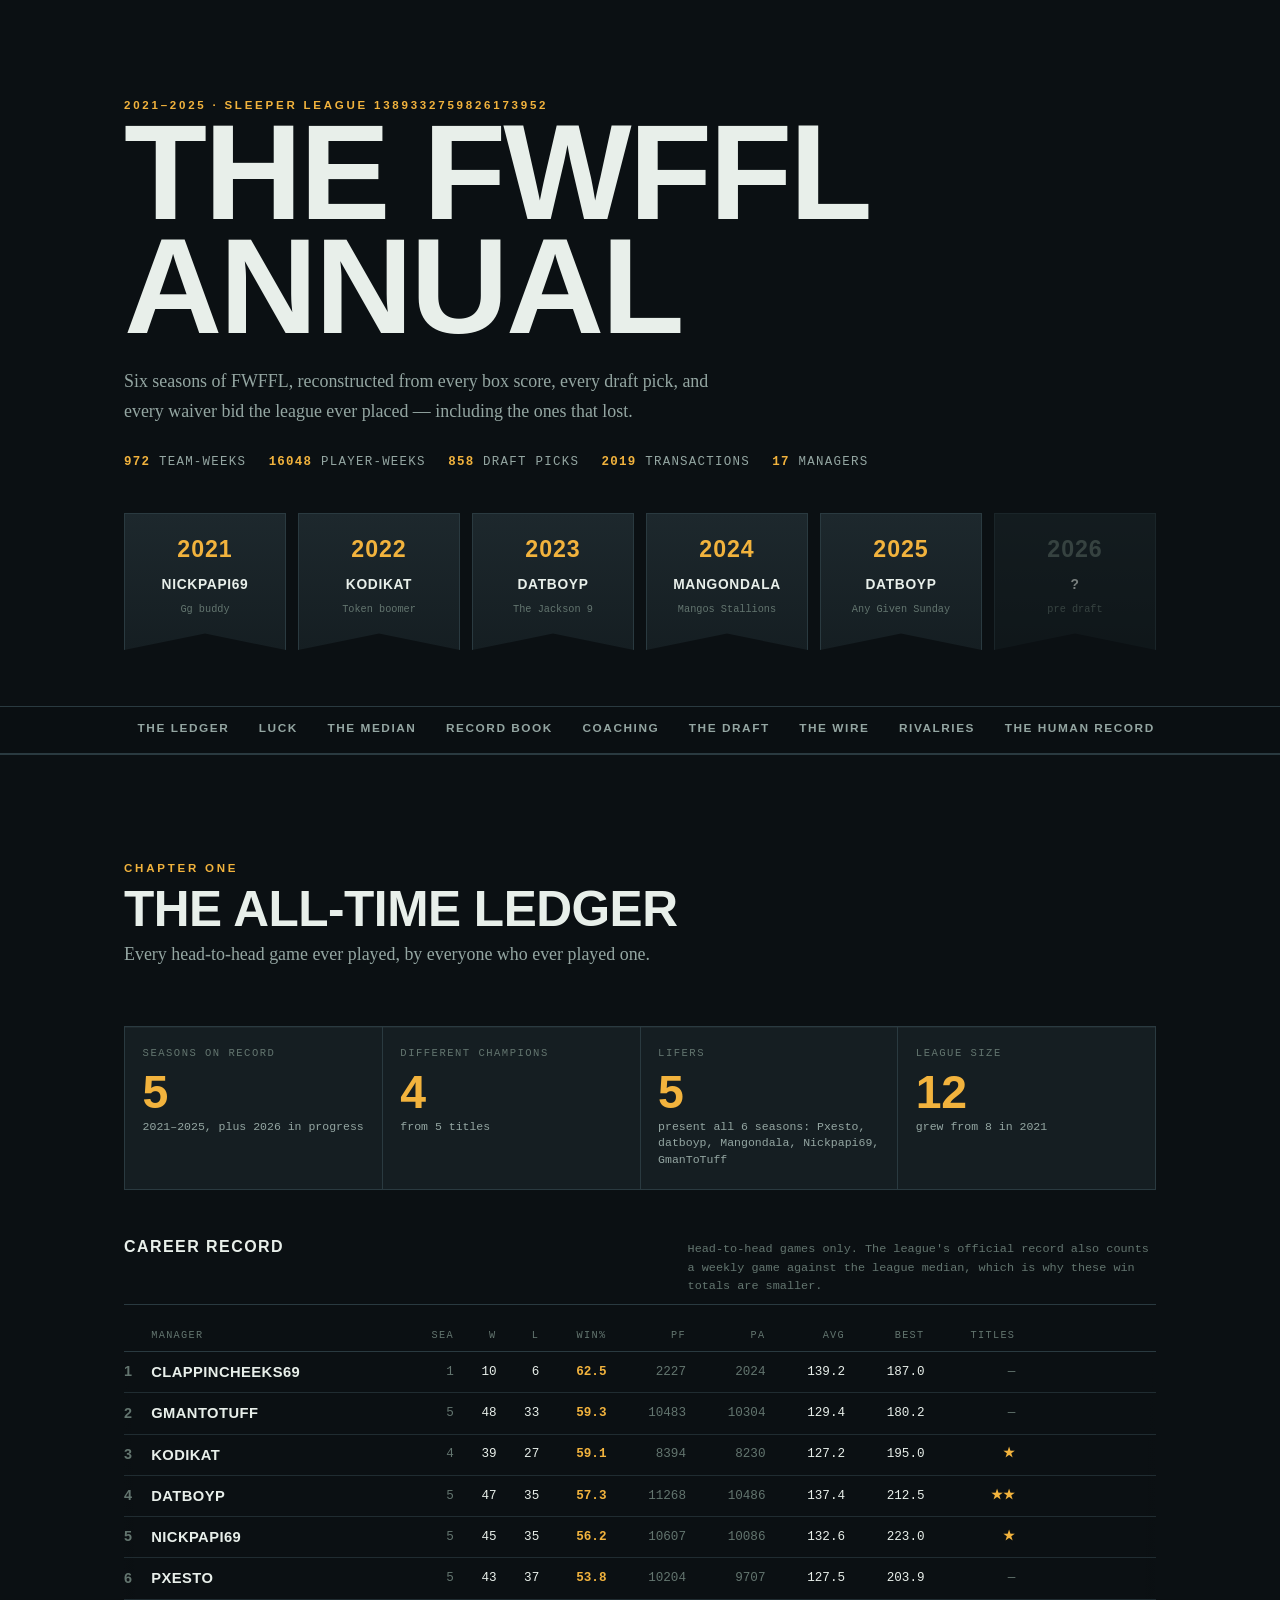
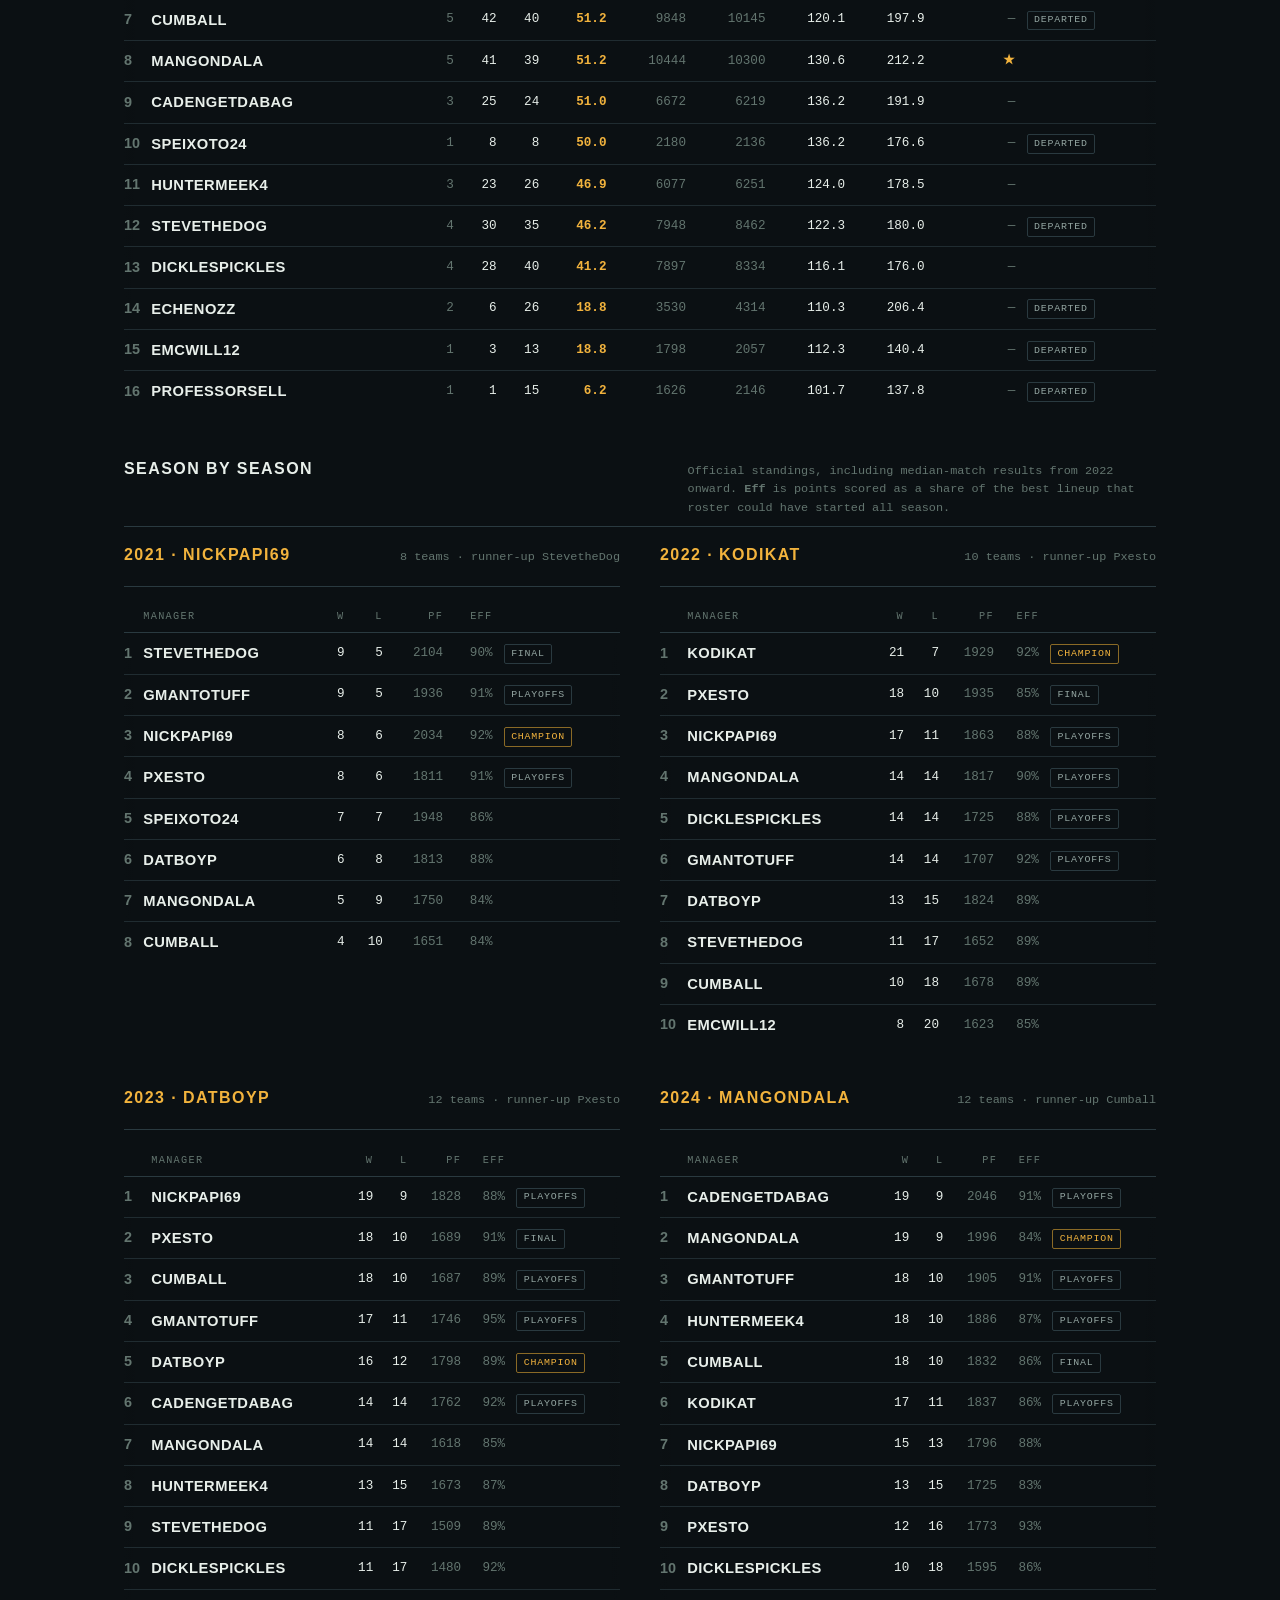
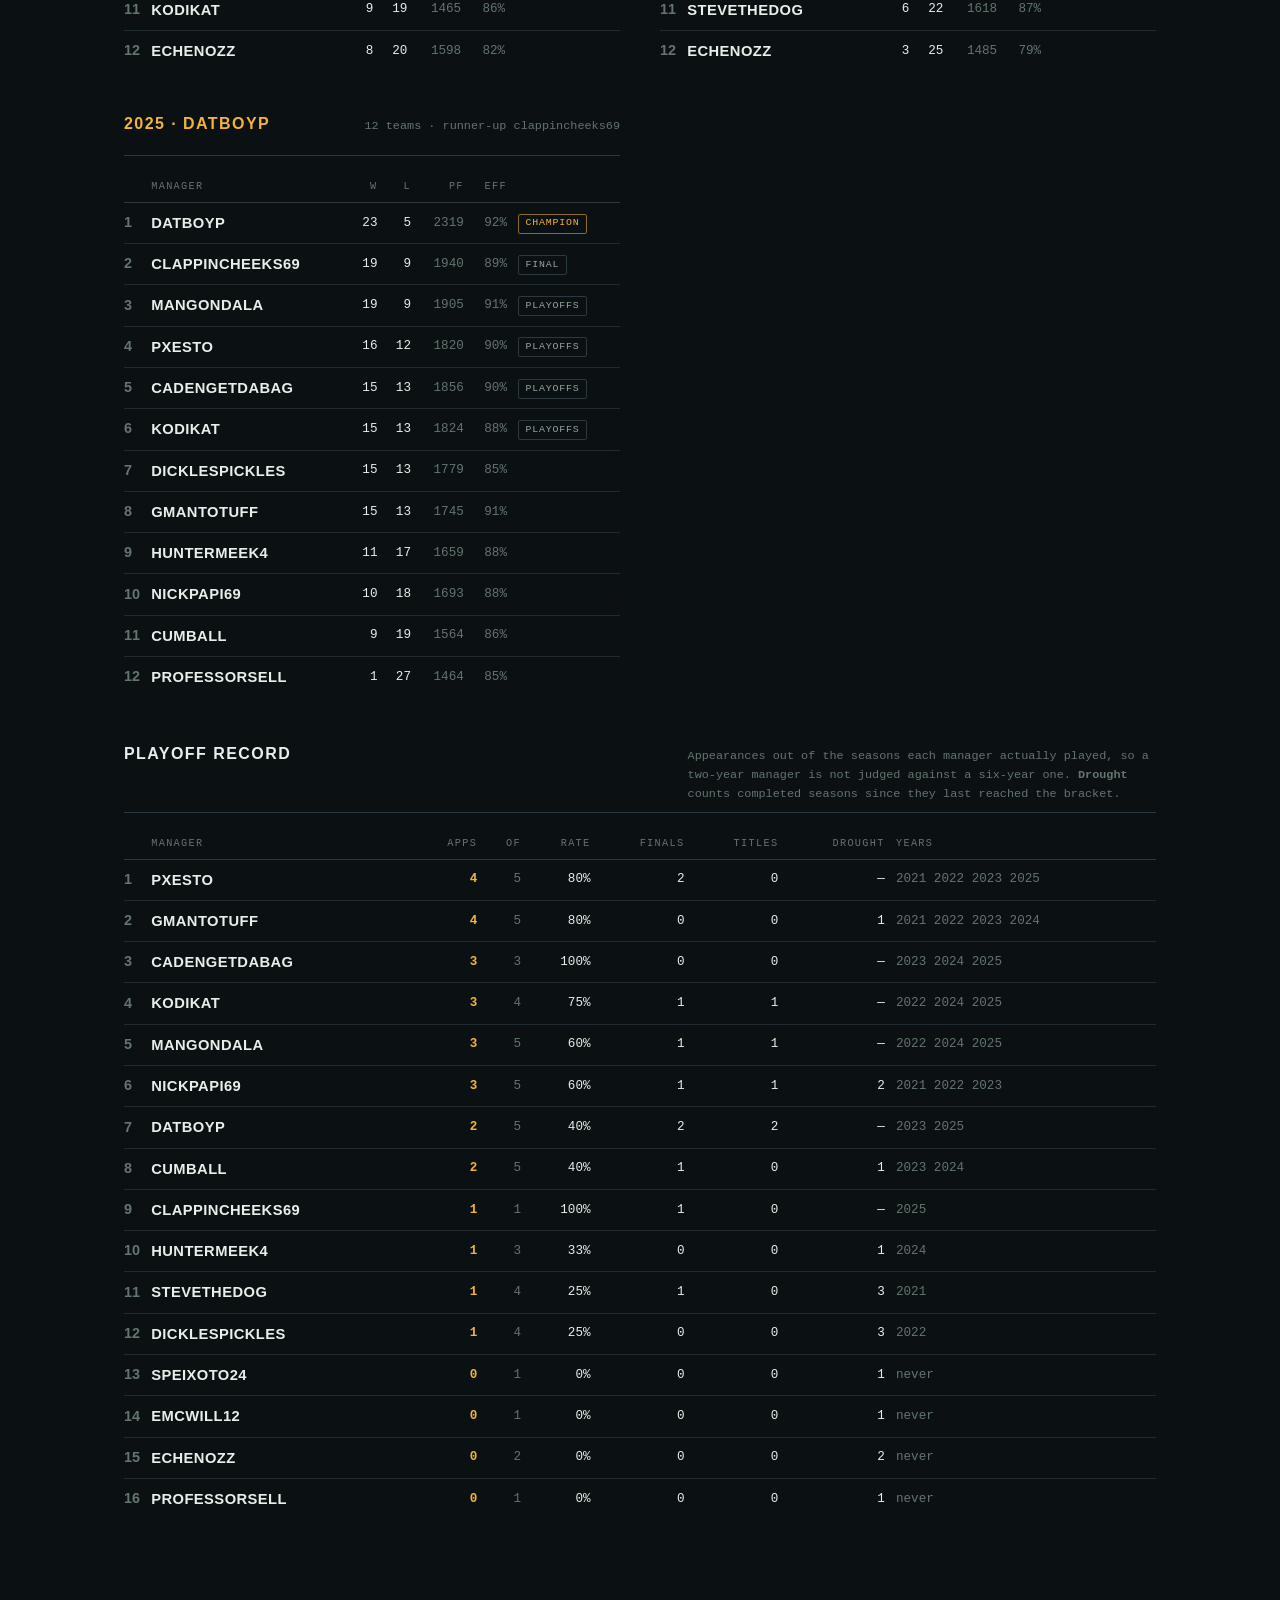
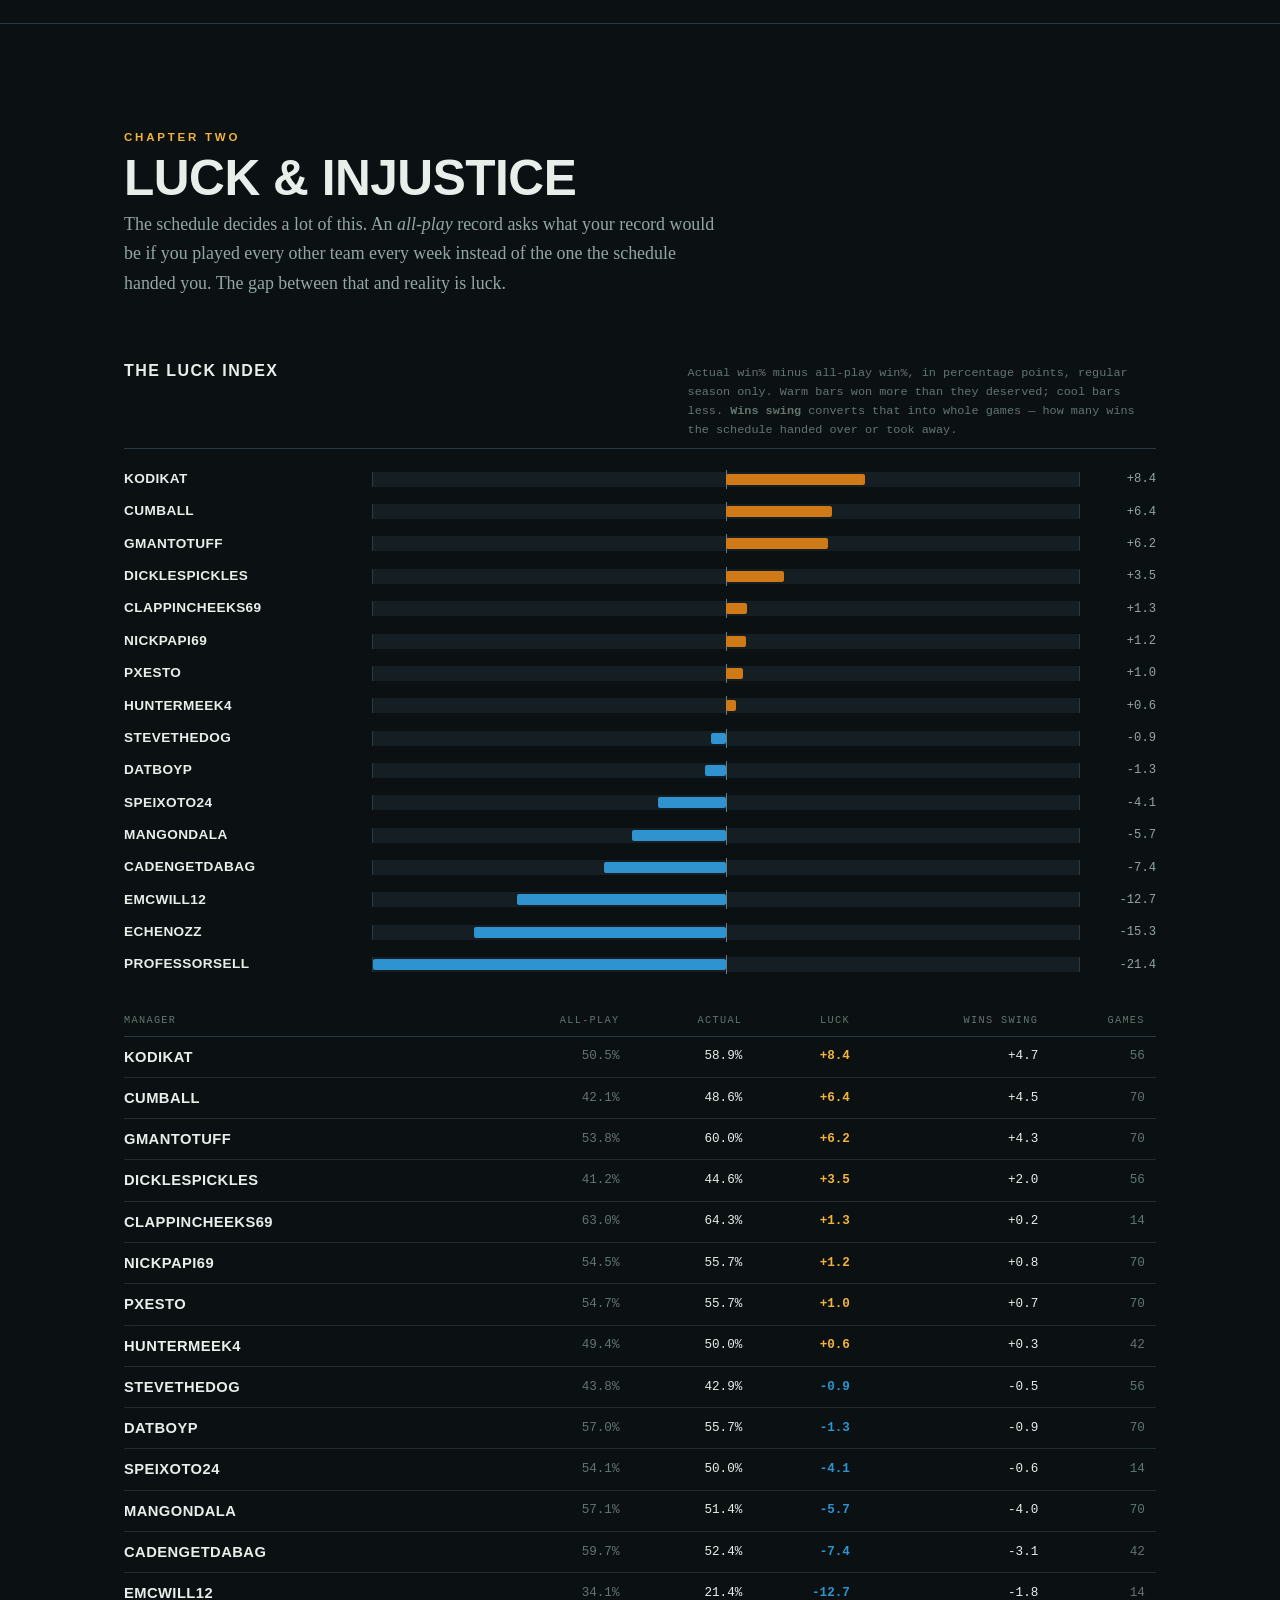
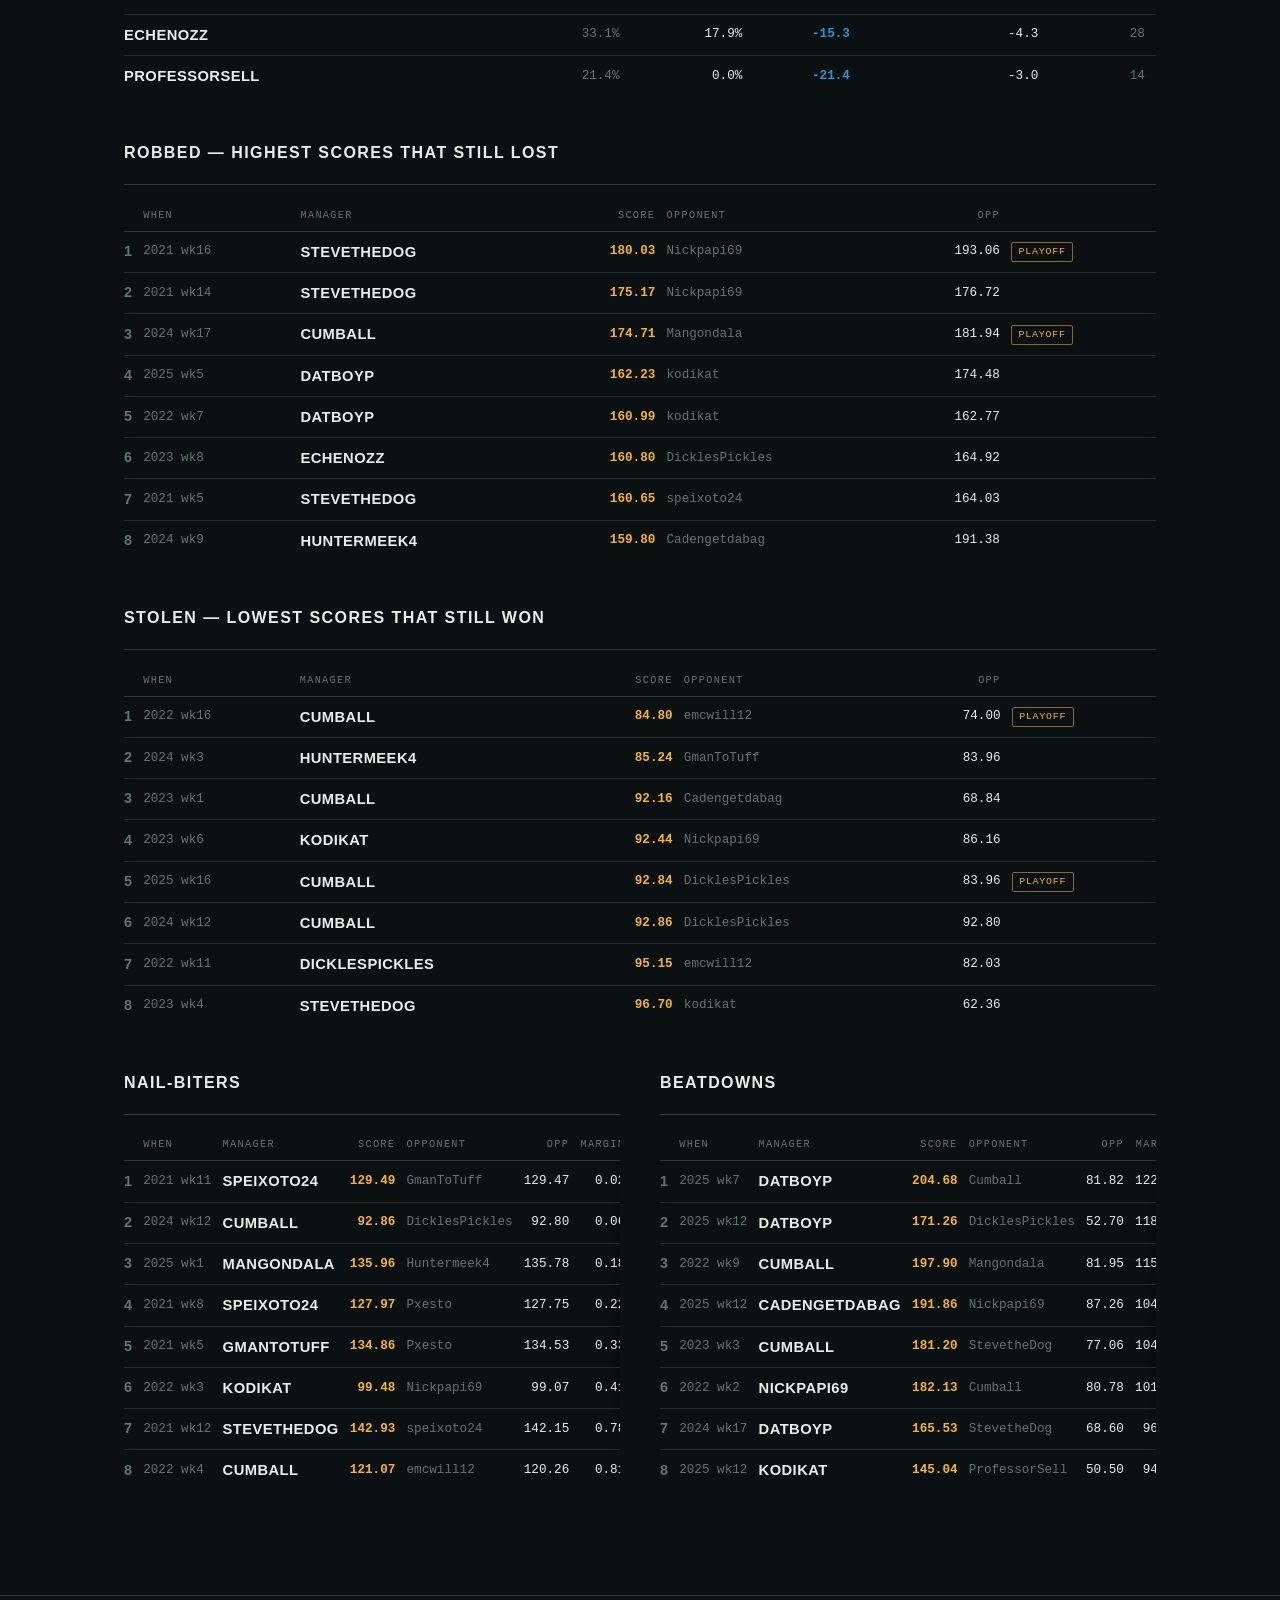
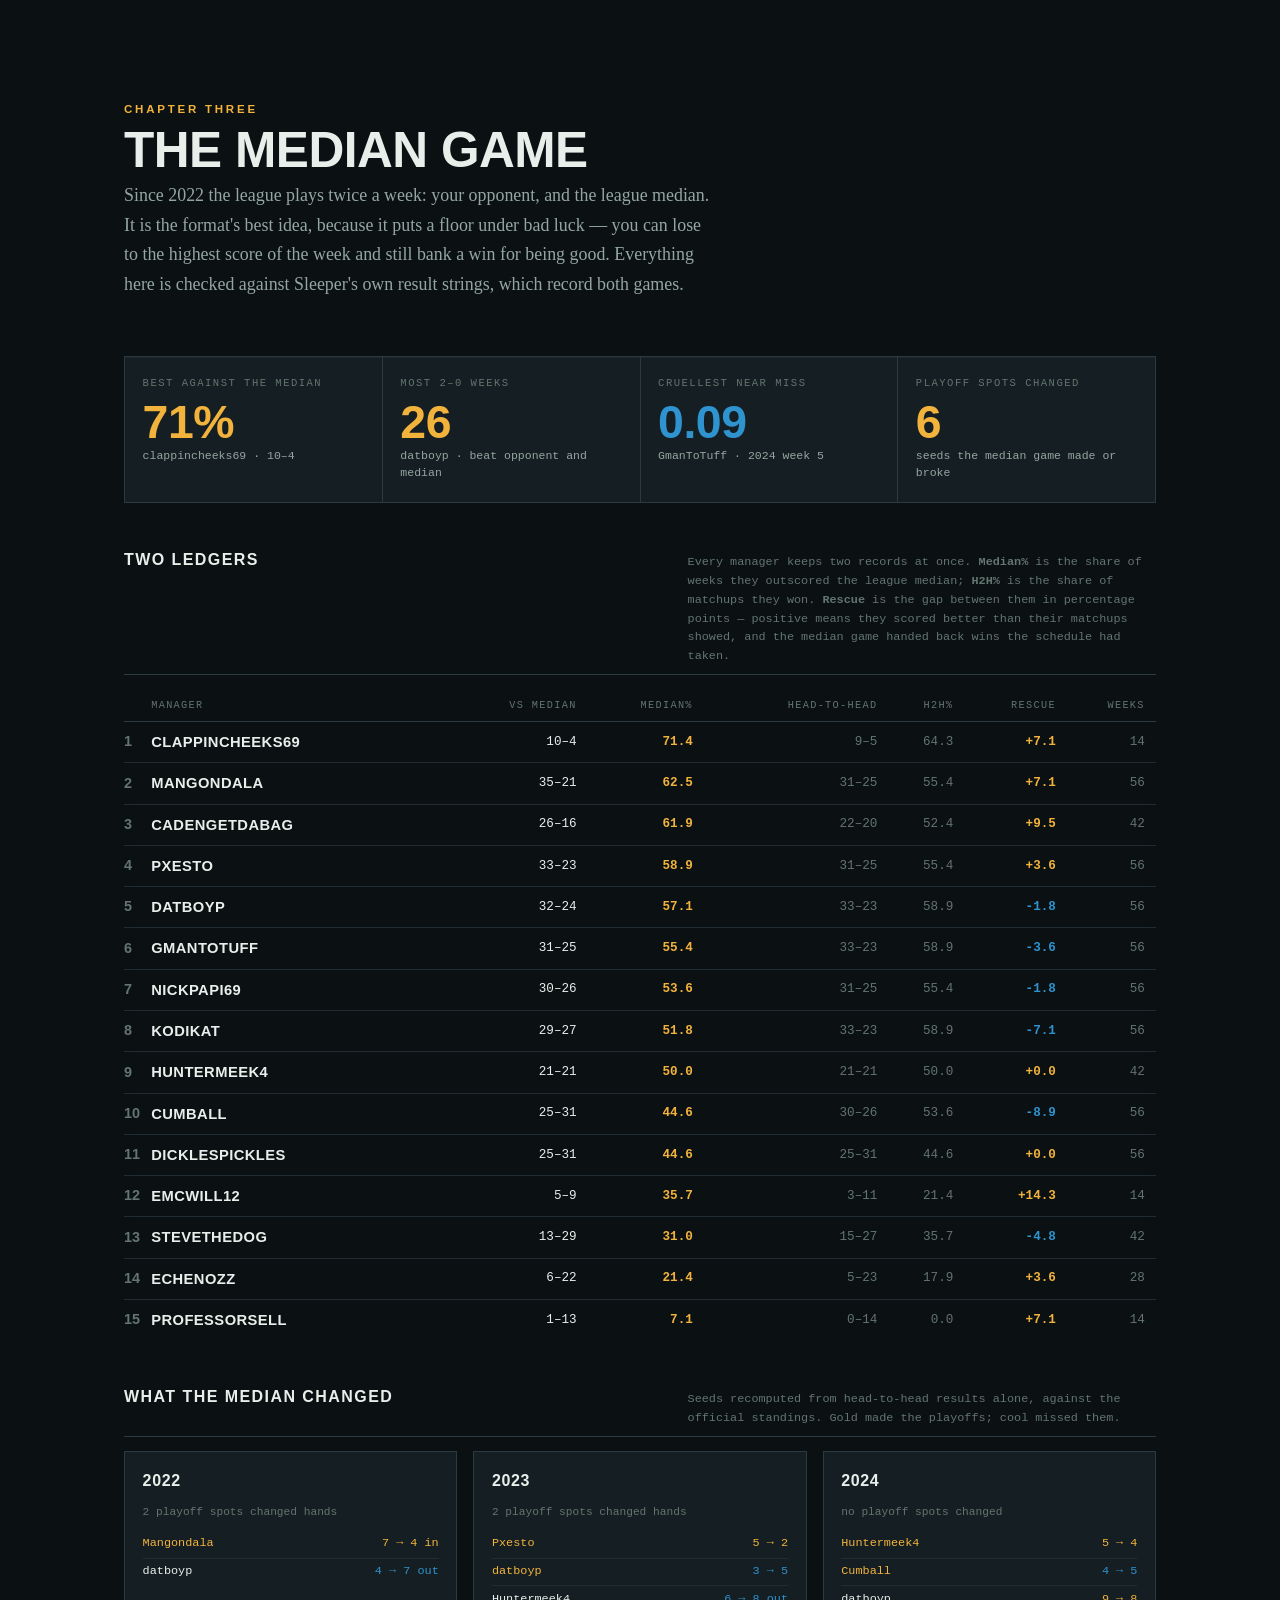
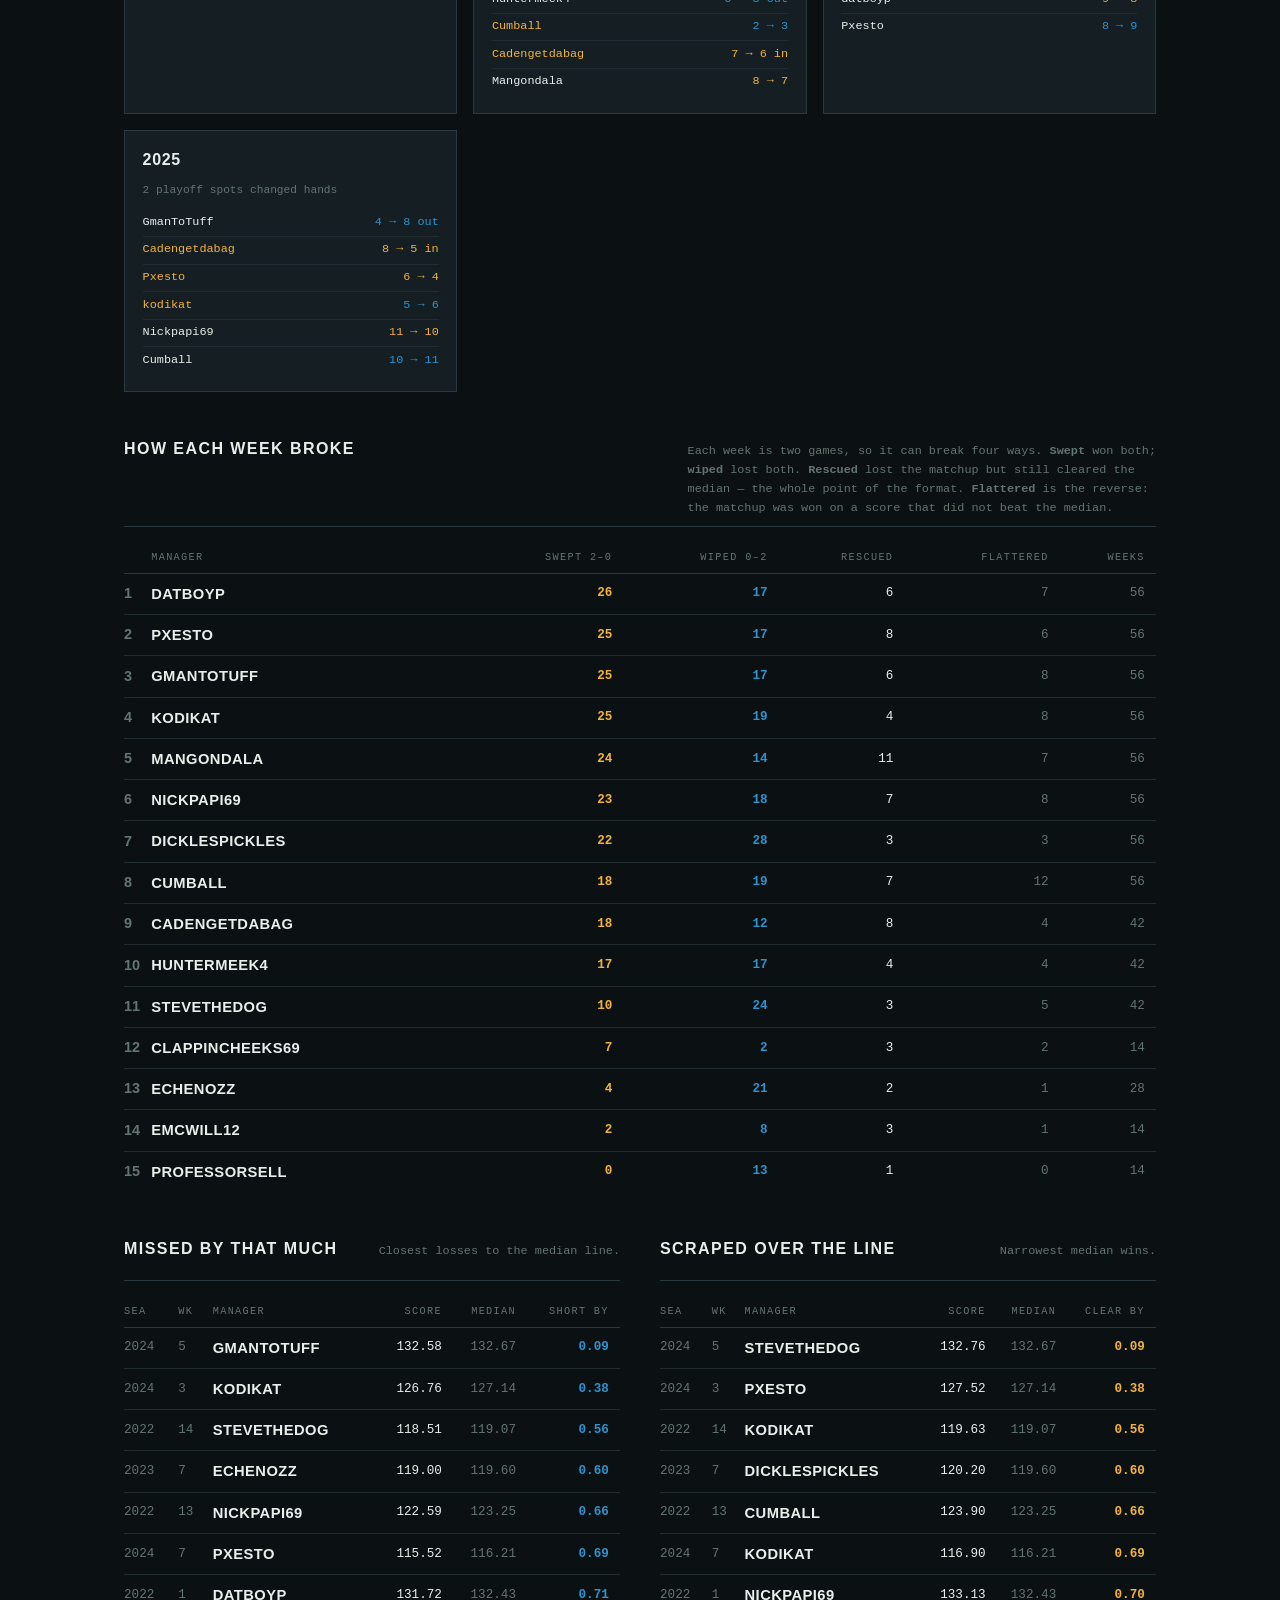
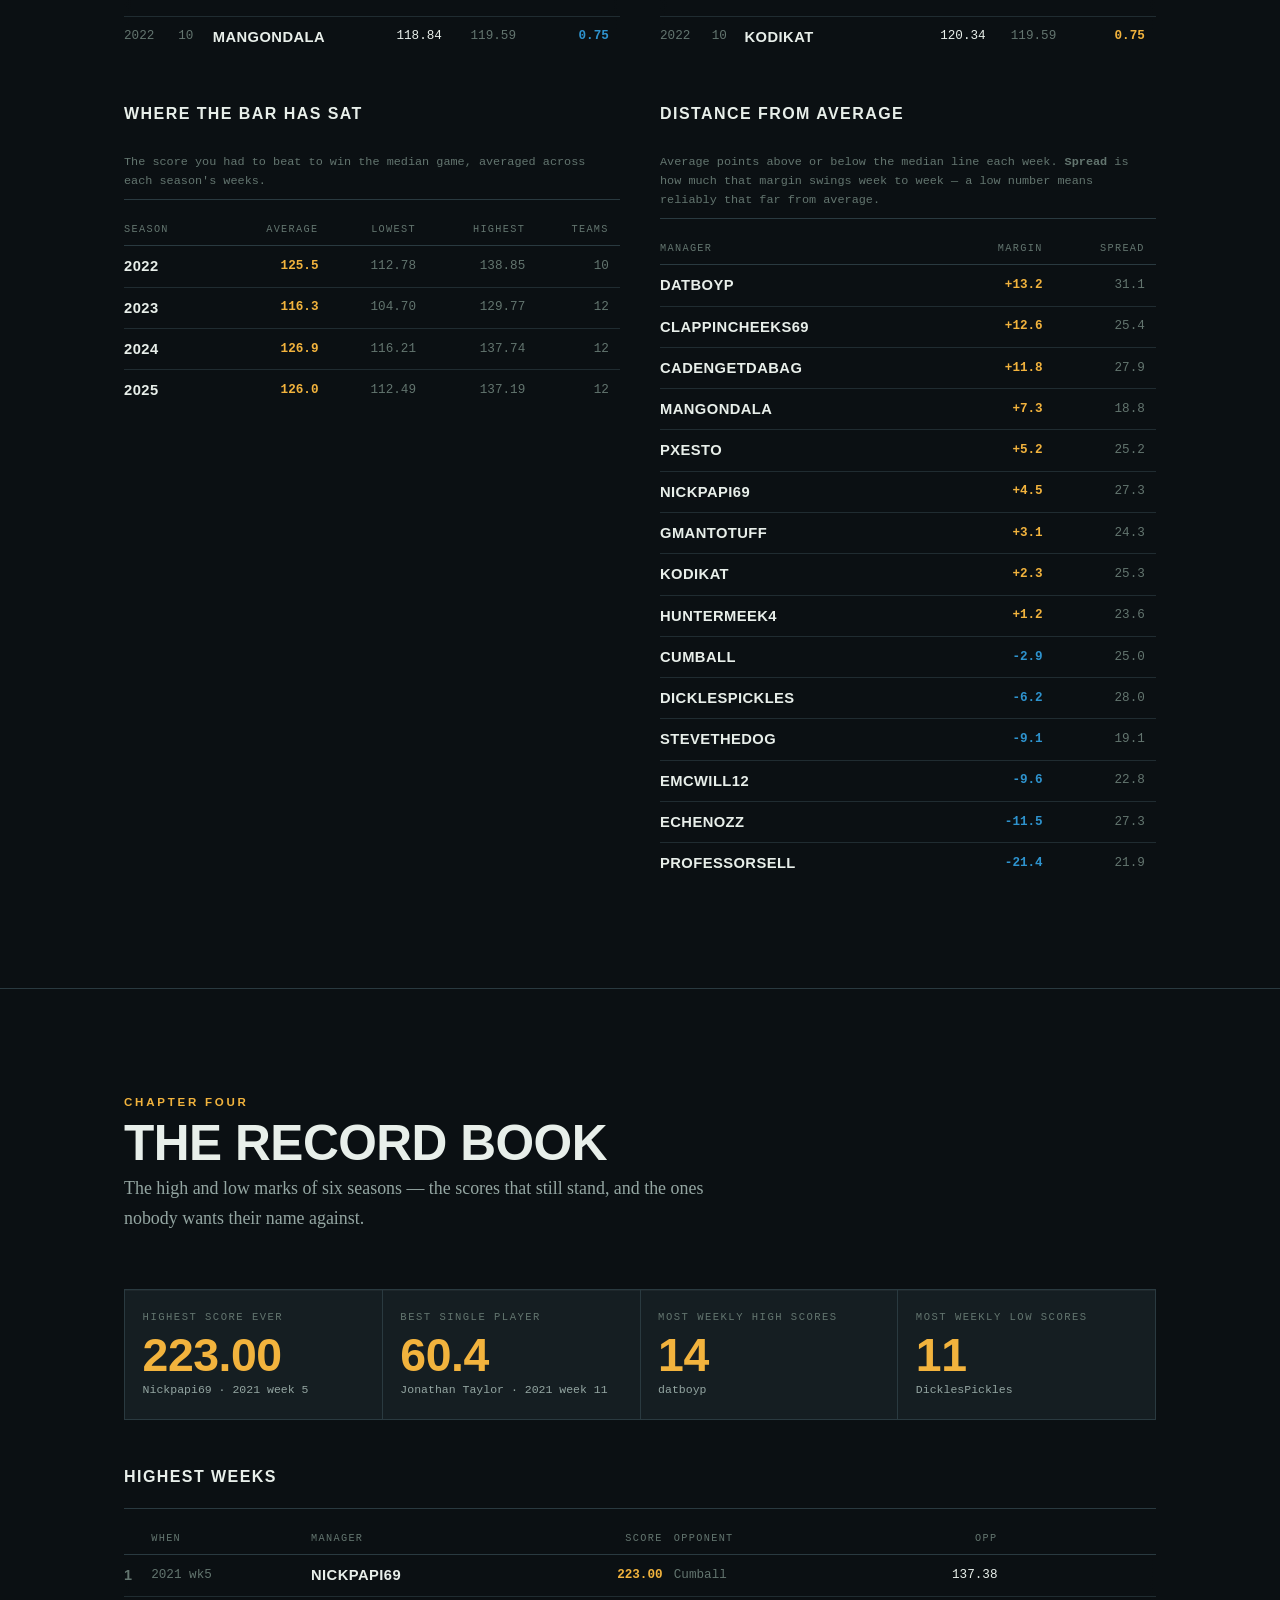
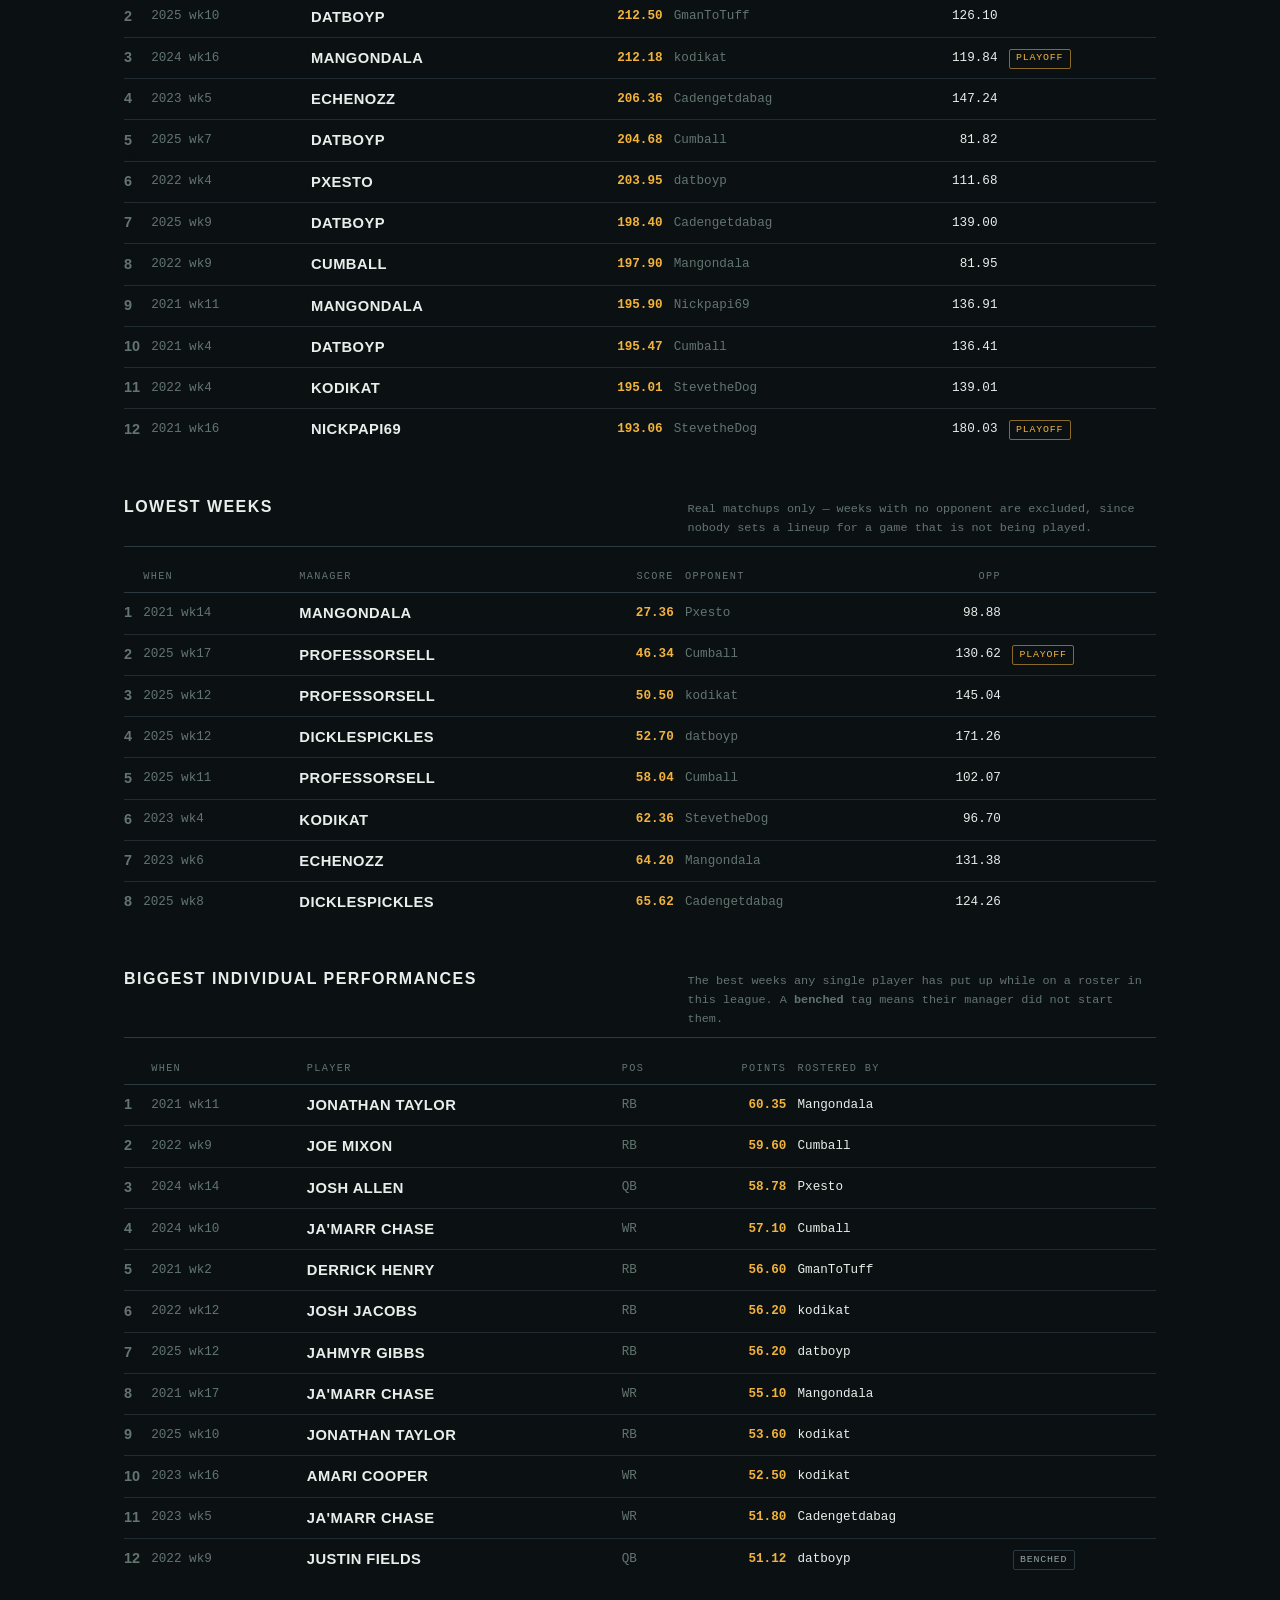
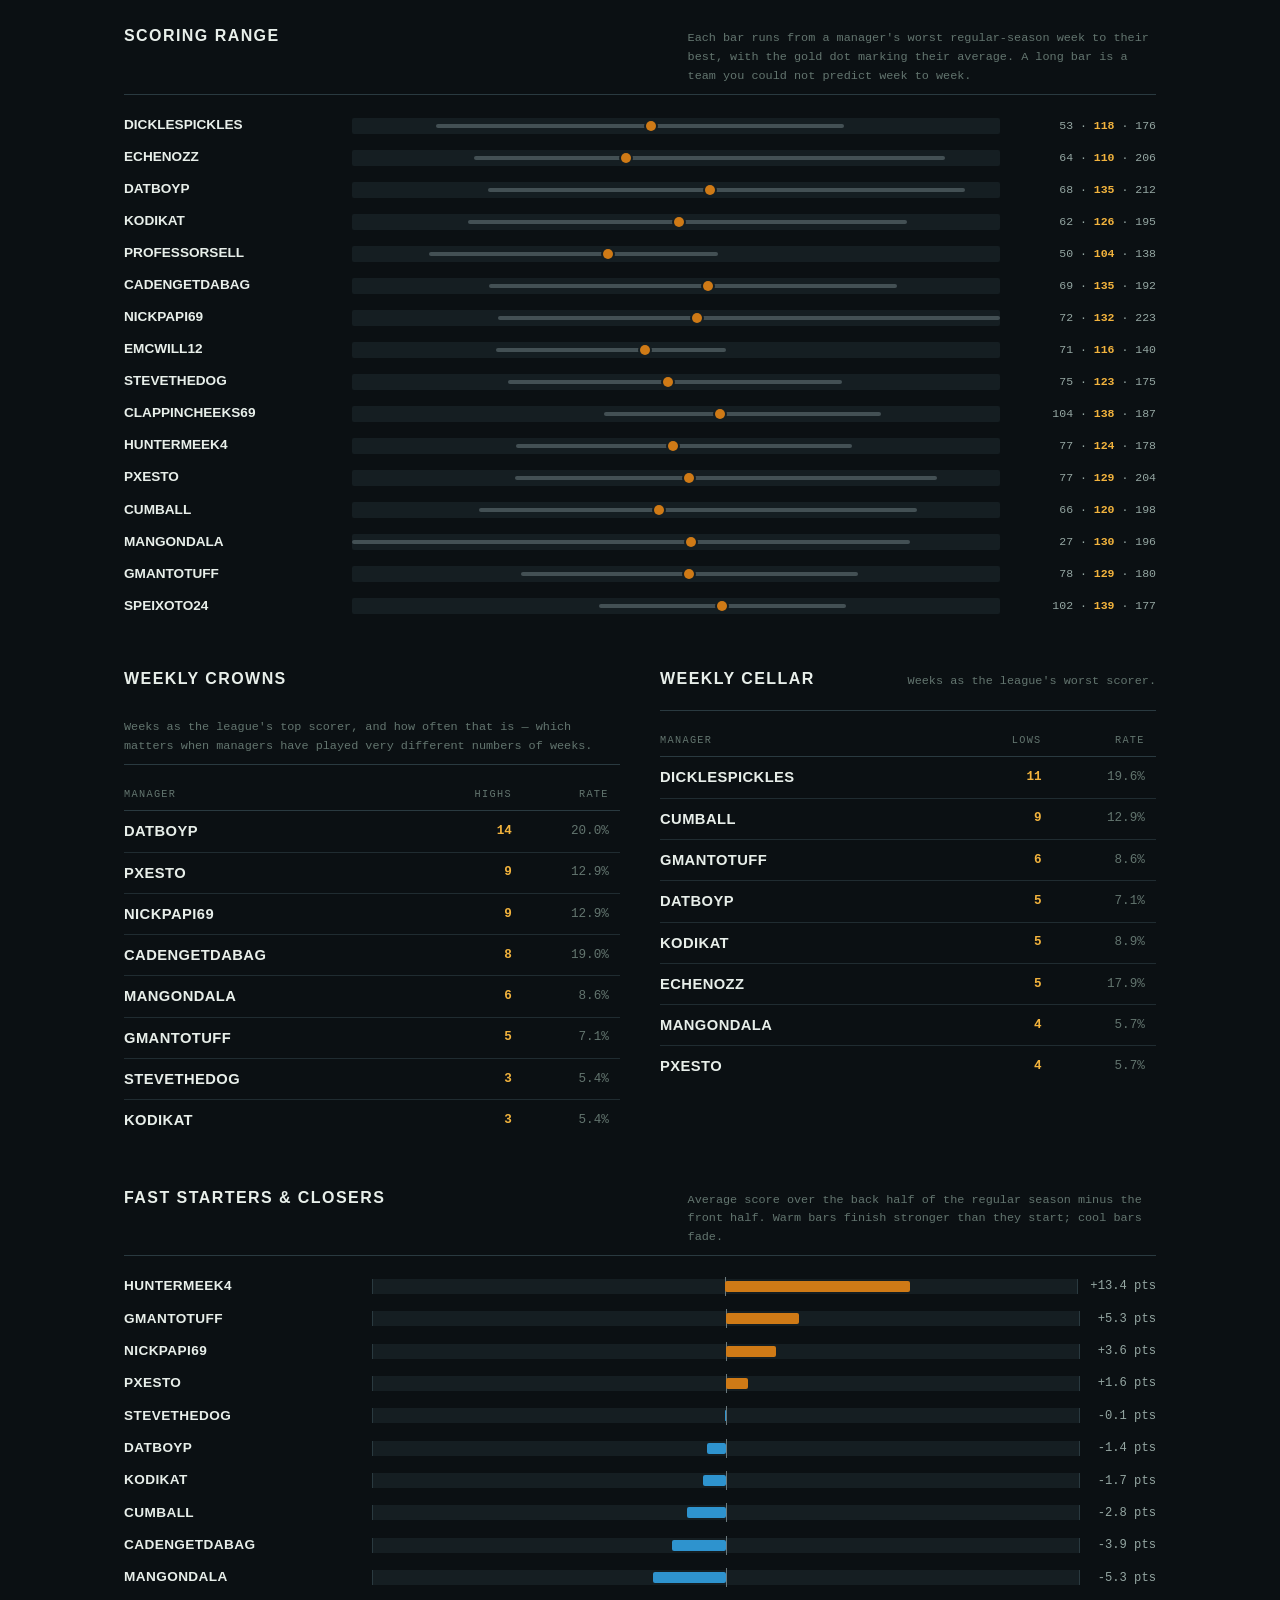
<file: docs/index.html>
<!doctype html>
<html lang="en">
<head>
<meta charset="utf-8">
<title>The FWFFL Annual</title>
<meta name="viewport" content="width=device-width, initial-scale=1">
<style>/* ==========================================================================
   FWFFL Annual — one material: a stadium at night.

   Chalk on a green-black ground, championship gold used only where something
   was actually won. This is deliberately single-theme rather than an omission:
   there is no light palette and no `prefers-color-scheme` branch, so the page
   looks the same on every device regardless of the viewer's system setting.

   Because nothing here reacts to the host, every colour — the body background
   included — is painted explicitly from a token. A transparent body would
   borrow the host's ground and put dark text on white.
   ========================================================================== */

:root {
  color-scheme: dark;

  --ground: #0b1013;
  --panel: #151e22;
  --panel-2: #1d282d;
  --line: #2a3a40;
  --line-soft: #202c31;

  --ink: #e8efea;
  --ink-2: #94a6a2;   /* green-biased grey, chosen to sit in the same family */
  --ink-3: #63756f;

  --gold: #f2b33d;
  --gold-dim: #8a6a26;

  /* The three doors a player can come through. Validated as a categorical set
     against the panel surface: adjacent pairs clear the CVD floor, and every
     segment is directly labelled so colour is never the only encoding. */
  --draft: #cf7a16;
  --trade: #3f9e6f;
  --wire: #2e93ce;

  --warm: #cf7a16;    /* diverging pole: above expectation, lucky, ahead */
  --cool: #2e93ce;    /* diverging pole: below expectation, unlucky, behind */
  --mid: #6b7a7e;     /* neutral midpoint */

  --shadow: 0 1px 0 rgb(255 255 255 / 4%) inset;
  --edge: rgb(0 0 0 / 35%);   /* scroll-affordance shadow */

  --measure: 66ch;
  --gutter: clamp(1rem, 4vw, 2.75rem);

  --display: "Helvetica Neue", "Arial Narrow", Arial, system-ui, sans-serif;
  --body: Georgia, "Iowan Old Style", "Times New Roman", serif;
  --data: ui-monospace, "SF Mono", SFMono-Regular, Menlo, Consolas, monospace;
}

* { box-sizing: border-box; }

body {
  margin: 0;
  background: var(--ground);
  color: var(--ink);
  font-family: var(--body);
  font-size: 17px;
  line-height: 1.65;
  -webkit-font-smoothing: antialiased;
}

/* --- type ---------------------------------------------------------------- */

.display,
h1, h2, h3, .eyebrow, .stat-value, .rank {
  font-family: var(--display);
  font-stretch: condensed;
  font-weight: 800;
  text-transform: uppercase;
}

h1 {
  margin: 0;
  font-size: clamp(3.2rem, 13vw, 8.5rem);
  line-height: 0.84;
  letter-spacing: -0.02em;
  text-wrap: balance;
}

h2 {
  margin: 0;
  font-size: clamp(1.9rem, 5vw, 3.1rem);
  line-height: 0.94;
  letter-spacing: -0.01em;
  text-wrap: balance;
}

h3 {
  margin: 0 0 0.6rem;
  font-size: 1rem;
  letter-spacing: 0.09em;
  color: var(--ink);
}

p { margin: 0 0 1rem; max-width: var(--measure); }

.eyebrow {
  font-size: 0.72rem;
  letter-spacing: 0.24em;
  color: var(--gold);
  font-weight: 700;
}

.lede {
  font-size: 1.12rem;
  color: var(--ink-2);
  max-width: var(--measure);
}

.note {
  font-family: var(--data);
  font-size: 0.74rem;
  line-height: 1.6;
  color: var(--ink-3);
  text-transform: none;
  max-width: var(--measure);
}

.num { font-family: var(--data); font-variant-numeric: tabular-nums; }

/* --- shell --------------------------------------------------------------- */

.wrap {
  max-width: 1120px;
  margin: 0 auto;
  padding: 0 var(--gutter);
}

.chapter {
  padding: clamp(3.5rem, 9vw, 6.5rem) 0;
  border-top: 1px solid var(--line);
}

.chapter-head {
  display: flex;
  flex-direction: column;
  gap: 0.5rem;
  margin-bottom: 2.5rem;
}

.block { margin-top: 2.75rem; }

.block-head {
  display: flex;
  align-items: baseline;
  justify-content: space-between;
  gap: 1rem;
  flex-wrap: wrap;
  margin-bottom: 0.9rem;
  padding-bottom: 0.5rem;
  border-bottom: 1px solid var(--line);
}

.block-head p { margin: 0; }

.grid-2 {
  display: grid;
  grid-template-columns: repeat(auto-fit, minmax(min(100%, 340px), 1fr));
  gap: 2.5rem;
}

/* --- hero ---------------------------------------------------------------- */

.hero {
  padding: clamp(3rem, 10vw, 6rem) 0 clamp(2rem, 6vw, 3.5rem);
}

.hero-meta {
  display: flex;
  flex-wrap: wrap;
  gap: 0.5rem 1.4rem;
  margin-top: 1.6rem;
  font-family: var(--data);
  font-size: 0.78rem;
  color: var(--ink-2);
  text-transform: uppercase;
  letter-spacing: 0.1em;
}

.hero-meta b { color: var(--gold); font-weight: 700; }

/* Championship banners: the one deliberately loud thing on the page. */
.banners {
  display: grid;
  grid-template-columns: repeat(auto-fit, minmax(120px, 1fr));
  gap: 0.75rem;
  margin-top: 2.5rem;
}

.banner {
  position: relative;
  padding: 1rem 0.85rem 2rem;
  background: linear-gradient(180deg, var(--panel-2), var(--panel));
  border: 1px solid var(--line);
  border-bottom: none;
  clip-path: polygon(0 0, 100% 0, 100% 100%, 50% 88%, 0 100%);
  text-align: center;
}

.banner .year {
  font-family: var(--display);
  font-stretch: condensed;
  font-weight: 800;
  font-size: 1.45rem;
  color: var(--gold);
  letter-spacing: 0.04em;
}

.banner .who {
  font-family: var(--display);
  font-stretch: condensed;
  font-weight: 700;
  text-transform: uppercase;
  font-size: 0.86rem;
  letter-spacing: 0.05em;
  margin-top: 0.35rem;
  overflow-wrap: anywhere;
}

.banner .team {
  font-family: var(--data);
  font-size: 0.64rem;
  color: var(--ink-3);
  margin-top: 0.3rem;
  text-transform: none;
  overflow-wrap: anywhere;
}

.banner.pending { opacity: 0.5; }
.banner.pending .year { color: var(--ink-3); }

/* --- nav ----------------------------------------------------------------- */

.nav {
  position: sticky;
  top: 0;
  z-index: 20;
  background: color-mix(in srgb, var(--ground) 92%, transparent);
  backdrop-filter: blur(8px);
  border-top: 1px solid var(--line);
  border-bottom: 1px solid var(--line);
}

.nav ul {
  display: flex;
  gap: 0.15rem;
  margin: 0;
  padding: 0;
  list-style: none;
  overflow-x: auto;
  scrollbar-width: thin;
}

.nav a {
  display: block;
  padding: 0.75rem 0.85rem;
  font-family: var(--display);
  font-stretch: condensed;
  font-weight: 700;
  text-transform: uppercase;
  font-size: 0.74rem;
  letter-spacing: 0.13em;
  color: var(--ink-2);
  text-decoration: none;
  white-space: nowrap;
  border-bottom: 2px solid transparent;
}

.nav a:hover,
.nav a:focus-visible { color: var(--ink); border-bottom-color: var(--gold-dim); }

/* --- stat tiles ---------------------------------------------------------- */

.tiles {
  display: grid;
  grid-template-columns: repeat(auto-fit, minmax(min(100%, 200px), 1fr));
  gap: 1px;
  background: var(--line);
  border: 1px solid var(--line);
  margin-bottom: 2.5rem;
}

.tile {
  background: var(--panel);
  padding: 1.15rem 1.1rem 1.25rem;
  box-shadow: var(--shadow);
}

.tile .label {
  font-family: var(--data);
  font-size: 0.66rem;
  text-transform: uppercase;
  letter-spacing: 0.14em;
  color: var(--ink-3);
}

.stat-value {
  font-size: clamp(2rem, 5.5vw, 2.9rem);
  line-height: 1;
  margin: 0.4rem 0 0.2rem;
  font-variant-numeric: tabular-nums;
  color: var(--gold);
  letter-spacing: -0.01em;
}

.tile .sub {
  font-family: var(--data);
  font-size: 0.72rem;
  color: var(--ink-2);
  line-height: 1.45;
}

/* --- tables -------------------------------------------------------------- */

/* Grid and flex children default to min-width:auto, which lets a wide table
   push the whole page wider than the viewport — the classic cause of a page
   that scrolls sideways on a phone. Every container that can hold a table has
   to be told it may shrink. */
.grid-2 > *,
.tiles > *,
.cards > *,
.diverge-row > *,
.range-row > *,
.timeline-row > *,
.block > *,
.block-head > * { min-width: 0; }

.scroll {
  overflow-x: auto;
  max-width: 100%;
  -webkit-overflow-scrolling: touch;
  /* Edge shadows that appear only when there is more table to reach. The
     `local` layers mask the `scroll` layers once you hit either end. */
  background:
    linear-gradient(to right, var(--ground), transparent) left / 28px 100% no-repeat local,
    linear-gradient(to left, var(--ground), transparent) right / 28px 100% no-repeat local,
    radial-gradient(farthest-side at 0 50%, var(--edge), transparent) left / 12px 100% no-repeat scroll,
    radial-gradient(farthest-side at 100% 50%, var(--edge), transparent) right / 12px 100% no-repeat scroll;
}

table.sheet {
  width: 100%;
  border-collapse: collapse;
  font-family: var(--data);
  font-size: 0.79rem;
  font-variant-numeric: tabular-nums;
}

.sheet th {
  text-align: left;
  padding: 0.45rem 0.7rem 0.45rem 0;
  font-weight: 400;
  font-size: 0.64rem;
  text-transform: uppercase;
  letter-spacing: 0.13em;
  color: var(--ink-3);
  border-bottom: 1px solid var(--line);
  white-space: nowrap;
}

.sheet td {
  padding: 0.5rem 0.7rem 0.5rem 0;
  border-bottom: 1px solid var(--line-soft);
  vertical-align: middle;
}

.sheet tr:last-child td { border-bottom: none; }
.sheet tbody tr:hover td { background: var(--panel); }

.sheet .r { text-align: right; }
.sheet .name { font-family: var(--display); font-stretch: condensed; font-weight: 700;
  text-transform: uppercase; letter-spacing: 0.03em; font-size: 0.92rem; white-space: nowrap; }
.sheet .dim { color: var(--ink-3); }
.sheet .when { white-space: nowrap; }
.sheet .big { color: var(--gold); font-weight: 600; }
.sheet .cool { color: var(--cool); font-weight: 600; }
.stat-value.cool { color: var(--cool); }

.rank {
  color: var(--ink-3);
  font-size: 0.9rem;
  width: 2ch;
}

.pill {
  display: inline-block;
  padding: 0.05rem 0.4rem;
  border: 1px solid var(--line);
  border-radius: 2px;
  font-size: 0.62rem;
  letter-spacing: 0.08em;
  color: var(--ink-2);
  text-transform: uppercase;
}

.pill.gold { border-color: var(--gold-dim); color: var(--gold); }

/* --- bars ---------------------------------------------------------------- */

/* Diverging: warm right of the centre line, cool left. Every bar is directly
   labelled, so colour is never the only encoding. */
.diverge { display: grid; gap: 1px; }

.diverge-row {
  display: grid;
  grid-template-columns: minmax(7rem, 1fr) 3fr minmax(4rem, auto);
  align-items: center;
  gap: 0.75rem;
  padding: 0.28rem 0;
}

.diverge-row .who {
  font-family: var(--display);
  font-stretch: condensed;
  font-weight: 700;
  text-transform: uppercase;
  font-size: 0.85rem;
  letter-spacing: 0.03em;
  overflow-wrap: anywhere;
}

.track {
  position: relative;
  height: 15px;
  background: var(--panel);
  border-left: 1px solid var(--line);
  border-right: 1px solid var(--line);
}

.track::before {
  content: "";
  position: absolute;
  left: 50%;
  top: -2px;
  bottom: -2px;
  width: 1px;
  background: var(--mid);
}

.track .fill {
  position: absolute;
  top: 2px;
  bottom: 2px;
  border-radius: 2px;
}

.fill.pos { left: 50%; background: var(--warm); }
.fill.neg { right: 50%; background: var(--cool); }

.diverge-row .val {
  font-family: var(--data);
  font-size: 0.76rem;
  font-variant-numeric: tabular-nums;
  text-align: right;
  color: var(--ink-2);
}

/* Single-hue magnitude meter, used inside table cells. */
.meter {
  position: relative;
  height: 6px;
  min-width: 60px;
  background: var(--panel-2);
  border-radius: 3px;
  overflow: hidden;
}

.meter span {
  position: absolute;
  inset: 0 auto 0 0;
  background: var(--warm);
  border-radius: 3px;
}

/* Range strip: floor — average — ceiling, one row per manager. */
.range-row {
  display: grid;
  grid-template-columns: minmax(7rem, 1fr) 3fr minmax(9rem, auto);
  align-items: center;
  gap: 0.75rem;
  padding: 0.3rem 0;
}

.range-track {
  position: relative;
  height: 16px;
  background: var(--panel);
  border-radius: 2px;
}

.range-span {
  position: absolute;
  top: 6px;
  height: 4px;
  background: var(--mid);
  border-radius: 2px;
  opacity: 0.55;
}

.range-dot {
  position: absolute;
  top: 3px;
  width: 10px;
  height: 10px;
  margin-left: -5px;
  border-radius: 50%;
  background: var(--warm);
  box-shadow: 0 0 0 2px var(--panel);
}

/* --- record string ------------------------------------------------------- */

.record {
  display: inline-flex;
  flex-wrap: wrap;
  gap: 1px;
  font-family: var(--data);
  font-size: 0.58rem;
  line-height: 1;
}

.record i {
  display: grid;
  place-items: center;
  width: 11px;
  height: 13px;
  font-style: normal;
  color: var(--ink-3);
  background: var(--panel-2);
}

.record i.w { color: var(--ground); background: var(--gold); font-weight: 700; }

/* --- cards --------------------------------------------------------------- */

.cards {
  display: grid;
  grid-template-columns: repeat(auto-fit, minmax(min(100%, 260px), 1fr));
  gap: 1rem;
}

.card {
  background: var(--panel);
  border: 1px solid var(--line);
  padding: 1rem 1.1rem 1.1rem;
}

.card h4 {
  margin: 0 0 0.5rem;
  font-family: var(--display);
  font-stretch: condensed;
  font-weight: 800;
  text-transform: uppercase;
  font-size: 1rem;
  letter-spacing: 0.04em;
}

.card .meta {
  font-family: var(--data);
  font-size: 0.7rem;
  color: var(--ink-3);
  margin-bottom: 0.6rem;
}

.bidlist { list-style: none; margin: 0; padding: 0; font-family: var(--data); font-size: 0.74rem; }
.bidlist li { display: flex; justify-content: space-between; gap: 1rem;
  padding: 0.22rem 0; border-bottom: 1px solid var(--line-soft); }
.bidlist li:last-child { border-bottom: none; }
.bidlist .winner { color: var(--gold); }
.bidlist .flag { color: var(--cool); }

/* --- nicknames ----------------------------------------------------------- */

.nick-group { margin-bottom: 1.75rem; }

.nick-group > .who {
  font-family: var(--display);
  font-stretch: condensed;
  font-weight: 800;
  text-transform: uppercase;
  font-size: 1.05rem;
  letter-spacing: 0.05em;
  padding-bottom: 0.35rem;
  border-bottom: 1px solid var(--line);
  margin-bottom: 0.7rem;
  display: flex;
  justify-content: space-between;
  align-items: baseline;
  gap: 1rem;
}

.nick-group > .who span { font-family: var(--data); font-size: 0.66rem;
  color: var(--ink-3); font-weight: 400; letter-spacing: 0.1em; }

.nicks { display: flex; flex-wrap: wrap; gap: 0.4rem; }

.nick {
  border: 1px solid var(--line);
  background: var(--panel);
  padding: 0.35rem 0.6rem;
  max-width: 100%;
}

.nick b {
  display: block;
  font-family: var(--body);
  font-style: italic;
  font-weight: 400;
  font-size: 0.94rem;
  color: var(--gold);
  overflow-wrap: anywhere;
}

.nick span {
  font-family: var(--data);
  font-size: 0.63rem;
  color: var(--ink-3);
  overflow-wrap: anywhere;
}

/* --- timeline ------------------------------------------------------------ */

.timeline { display: grid; gap: 0.55rem; }

.timeline-row {
  display: grid;
  grid-template-columns: minmax(6.5rem, auto) 1fr;
  gap: 1rem;
  align-items: start;
  padding-bottom: 0.55rem;
  border-bottom: 1px solid var(--line-soft);
}

.timeline-row .who {
  font-family: var(--display);
  font-stretch: condensed;
  font-weight: 700;
  text-transform: uppercase;
  font-size: 0.88rem;
  letter-spacing: 0.03em;
  overflow-wrap: anywhere;
}

.names { display: flex; flex-wrap: wrap; gap: 0.3rem 0.55rem;
  font-family: var(--data); font-size: 0.73rem; }

.names em { font-style: normal; color: var(--ink-3); }
.names s { text-decoration: none; color: var(--ink-2); }
.names .now { color: var(--gold); }

/* --- matrix -------------------------------------------------------------- */

table.matrix { border-collapse: collapse; font-family: var(--data);
  font-size: 0.68rem; font-variant-numeric: tabular-nums; }

.matrix th {
  font-weight: 400;
  color: var(--ink-3);
  text-transform: uppercase;
  letter-spacing: 0.06em;
  padding: 0.3rem 0.35rem;
  white-space: nowrap;
}

.matrix th.side { text-align: right; }

.matrix th.top {
  writing-mode: vertical-rl;
  transform: rotate(180deg);
  height: 8.5rem;
  vertical-align: bottom;
  padding: 0.3rem 0.1rem;
}

.matrix td {
  padding: 0.28rem 0.35rem;
  text-align: center;
  border: 1px solid var(--line-soft);
  min-width: 2.8rem;
}

.matrix td.self { background: var(--panel-2); color: var(--ink-3); }
.matrix td.up { color: var(--warm); }
.matrix td.down { color: var(--cool); }
.matrix td.none { color: var(--ink-3); }

/* --- footer -------------------------------------------------------------- */

.foot {
  padding: 3rem 0 4rem;
  border-top: 1px solid var(--line);
  color: var(--ink-3);
}

.foot .note { max-width: 78ch; }

a { color: var(--gold); }
:focus-visible { outline: 2px solid var(--gold); outline-offset: 2px; }

/* ==========================================================================
   Phones. This is where the page is actually read, so it gets real layout
   decisions rather than a scaled-down desktop: the least important columns
   leave, the two chart forms stack their label above the bar, and anything
   still too wide keeps its identity column pinned while the rest scrolls.
   ========================================================================== */

@media (max-width: 720px) {
  body { font-size: 16px; }

  .chapter { padding: 3rem 0; }
  .block { margin-top: 2rem; }
  .grid-2 { gap: 2rem; }

  /* Columns marked optional carry detail, not the point of the table. */
  .sheet .opt { display: none; }

  .sheet { font-size: 0.72rem; }
  .sheet th, .sheet td { padding-right: 0.45rem; }
  .sheet .name { font-size: 0.82rem; }

  /* Opponent names are the one field long enough to push a score off-screen.
     Clipping the name keeps the scoreline — the point of the row — visible. */
  .sheet .opp {
    max-width: 9ch;
    overflow: hidden;
    text-overflow: ellipsis;
    white-space: nowrap;
  }

  /* No sticky identity column here: `.name` is rarely the first cell, so
     pinning it would slide it over the columns to its left. Trimming the
     optional columns above is what keeps these tables inside the screen. */

  .tiles { grid-template-columns: repeat(auto-fit, minmax(min(100%, 140px), 1fr)); }
  .tile { padding: 0.9rem 0.85rem 1rem; }
  .stat-value { font-size: clamp(1.7rem, 9vw, 2.3rem); }

  .banners { grid-template-columns: repeat(auto-fit, minmax(105px, 1fr)); gap: 0.5rem; }
  .banner { padding: 0.8rem 0.5rem 1.7rem; }
  .banner .year { font-size: 1.2rem; }
  .banner .who { font-size: 0.78rem; }

  /* Bigger tap targets, and the rail snaps so chapters land cleanly. */
  .nav ul { scroll-snap-type: x proximity; }
  .nav a { padding: 0.95rem 0.8rem; scroll-snap-align: start; }

  .matrix th.side {
    position: sticky;
    left: 0;
    background: var(--ground);
    z-index: 2;
    box-shadow: 1px 0 0 var(--line-soft);
  }
  .matrix th.top { height: 7rem; }
  .matrix td { min-width: 2.4rem; padding: 0.25rem 0.2rem; }

  .nick-group > .who { font-size: 0.95rem; }
  .timeline-row { grid-template-columns: 1fr; gap: 0.25rem; }
}

/* Both chart forms put the label and value on one line, the bar on the next,
   so the bar keeps its full width instead of being squeezed into a third. */
@media (max-width: 620px) {
  .diverge-row,
  .range-row {
    grid-template-columns: 1fr auto;
    grid-template-areas: "who val" "track track";
    row-gap: 0.3rem;
    padding: 0.5rem 0;
    border-bottom: 1px solid var(--line-soft);
  }

  .diverge-row .who, .range-row .who { grid-area: who; }
  .diverge-row .val, .range-row .val { grid-area: val; }
  .diverge-row .track, .range-row .range-track { grid-area: track; }
}

@media (prefers-reduced-motion: reduce) {
  * { animation: none !important; transition: none !important; scroll-behavior: auto !important; }
}

html { scroll-behavior: smooth; }


/* ==========================================================================
   Roster-building page: channel mixes and two-sided trade cards.
   ========================================================================== */

.legend {
  display: flex;
  flex-wrap: wrap;
  gap: 0.4rem 1.2rem;
  font-family: var(--data);
  font-size: 0.72rem;
  text-transform: uppercase;
  letter-spacing: 0.1em;
  color: var(--ink-2);
  margin-bottom: 1.2rem;
}

.legend i {
  display: inline-block;
  width: 10px;
  height: 10px;
  margin-right: 0.4rem;
  border-radius: 2px;
  vertical-align: baseline;
}

.swatch-draft { background: var(--draft); }
.swatch-trade { background: var(--trade); }
.swatch-wire  { background: var(--wire); }

/* Stacked share bar. A 2px surface gap separates segments so they read as
   distinct quantities rather than one smeared band. */
.stack-row {
  display: grid;
  grid-template-columns: minmax(7rem, 1fr) 4fr;
  align-items: center;
  gap: 0.75rem;
  padding: 0.3rem 0;
}

.stack-row .who {
  font-family: var(--display);
  font-stretch: condensed;
  font-weight: 700;
  text-transform: uppercase;
  font-size: 0.85rem;
  letter-spacing: 0.03em;
  overflow-wrap: anywhere;
}

.stack {
  display: flex;
  gap: 2px;
  height: 22px;
  background: var(--panel);
}

.stack span {
  display: grid;
  place-items: center;
  font-family: var(--data);
  font-size: 0.62rem;
  font-variant-numeric: tabular-nums;
  color: var(--ground);
  font-weight: 700;
  overflow: hidden;
  min-width: 0;
}

.seg-draft { background: var(--draft); }
.seg-trade { background: var(--trade); }
.seg-wire  { background: var(--wire); }

/* Two-sided trade. The winning haul sits left and carries the gold. */
.trade {
  border: 1px solid var(--line);
  background: var(--panel);
  padding: 0.9rem 1rem 1rem;
}

.trade-head {
  display: flex;
  justify-content: space-between;
  align-items: baseline;
  gap: 1rem;
  font-family: var(--data);
  font-size: 0.68rem;
  color: var(--ink-3);
  text-transform: uppercase;
  letter-spacing: 0.1em;
  margin-bottom: 0.7rem;
}

.trade-sides {
  display: grid;
  grid-template-columns: 1fr 1fr;
  gap: 1px;
  background: var(--line-soft);
}

.trade-side { background: var(--panel); padding: 0.6rem 0.7rem; }

.trade-side .who {
  font-family: var(--display);
  font-stretch: condensed;
  font-weight: 800;
  text-transform: uppercase;
  font-size: 0.95rem;
  letter-spacing: 0.03em;
  overflow-wrap: anywhere;
}

.trade-side.won .who { color: var(--gold); }

.trade-side .total {
  font-family: var(--data);
  font-size: 1.15rem;
  font-variant-numeric: tabular-nums;
  margin: 0.15rem 0 0.45rem;
}

.trade-side.won .total { color: var(--gold); }
.trade-side.lost .total { color: var(--ink-2); }

.trade-side ul { list-style: none; margin: 0; padding: 0;
  font-family: var(--data); font-size: 0.72rem; }
.trade-side li { display: flex; justify-content: space-between; gap: 0.6rem;
  padding: 0.15rem 0; color: var(--ink-2); }
.trade-side li b { color: var(--ink); font-weight: 400; overflow-wrap: anywhere; }

.verdict {
  font-family: var(--data);
  font-size: 0.72rem;
  color: var(--ink-3);
  margin-top: 0.7rem;
  padding-top: 0.6rem;
  border-top: 1px solid var(--line-soft);
}

@media (max-width: 620px) {
  .stack-row { grid-template-columns: 1fr; gap: 0.25rem; padding: 0.5rem 0;
    border-bottom: 1px solid var(--line-soft); }
  .trade-sides { grid-template-columns: 1fr; }
}
</style>
<meta name="description" content="Six seasons of FWFFL, rebuilt from every box score, draft pick and waiver bid the league ever placed — including the ones that lost.">
<!-- Shareable by link, but kept out of search results: the page names real
     people. This meta tag is the lever that works here — a robots.txt inside a
     project site is ignored, because crawlers only read the one at the domain
     root, which belongs to the user site rather than this repo. -->
<meta name="robots" content="noindex, nofollow">
<meta property="og:type" content="website">
<meta property="og:title" content="The FWFFL Annual">
<meta property="og:description" content="Six seasons of FWFFL, rebuilt from every box score, draft pick and waiver bid the league ever placed — including the ones that lost.">
<meta name="twitter:card" content="summary">
<meta name="color-scheme" content="dark">
<meta name="theme-color" content="#0b1013">
</head>
<body>
<main>

<!-- ══ HERO ══ -->
<header class="hero">
  <div class="wrap">
    <div class="eyebrow">2021–2025 · Sleeper League 1389332759826173952</div>
    <h1>The FWFFL<br>Annual</h1>
    <p class="lede" style="margin-top:1.5rem">
      Six seasons of FWFFL, reconstructed from every box score, every
      draft pick, and every waiver bid the league ever placed — including the ones
      that lost.
    </p>
    <div class="hero-meta">
      <span><b>972</b> team-weeks</span>
      <span><b>16048</b> player-weeks</span>
      <span><b>858</b> draft picks</span>
      <span><b>2019</b> transactions</span>
      <span><b>17</b> managers</span>
    </div>

    <div class="banners">
      <div class="banner">
        <div class="year">2021</div>
        <div class="who">Nickpapi69</div>
        <div class="team">Gg buddy</div>
      </div>
      <div class="banner">
        <div class="year">2022</div>
        <div class="who">kodikat</div>
        <div class="team">Token boomer</div>
      </div>
      <div class="banner">
        <div class="year">2023</div>
        <div class="who">datboyp</div>
        <div class="team">The Jackson 9 </div>
      </div>
      <div class="banner">
        <div class="year">2024</div>
        <div class="who">Mangondala</div>
        <div class="team">Mangos Stallions</div>
      </div>
      <div class="banner">
        <div class="year">2025</div>
        <div class="who">datboyp</div>
        <div class="team">Any Given Sunday </div>
      </div>
      <div class="banner pending">
        <div class="year">2026</div>
        <div class="who">?</div>
        <div class="team">pre draft</div>
      </div>
    </div>
  </div>
</header>

<nav class="nav" aria-label="Chapters">
  <div class="wrap">
    <ul>
      <li><a href="#ledger">The Ledger</a></li>
      <li><a href="#luck">Luck</a></li>
      <li><a href="#median">The Median</a></li>
      <li><a href="#records">Record Book</a></li>
      <li><a href="#coaching">Coaching</a></li>
      <li><a href="#draft">The Draft</a></li>
      <li><a href="#waivers">The Wire</a></li>
      <li><a href="#rivalries">Rivalries</a></li>
      <li><a href="#comedy">The Human Record</a></li>
    </ul>
  </div>
</nav>

<!-- ══ 1. LEDGER ══ -->
<section class="chapter" id="ledger">
  <div class="wrap">
    <div class="chapter-head">
      <div class="eyebrow">Chapter One</div>
      <h2>The All-Time Ledger</h2>
      <p class="lede">Every head-to-head game ever played, by everyone who ever played one.</p>
    </div>

    <div class="tiles">
      <div class="tile">
        <div class="label">Seasons on record</div>
        <div class="stat-value">5</div>
        <div class="sub">2021–2025, plus 2026 in progress</div>
      </div>
      <div class="tile">
        <div class="label">Different champions</div>
        <div class="stat-value">4</div>
        <div class="sub">from 5 titles</div>
      </div>
      <div class="tile">
        <div class="label">Lifers</div>
        <div class="stat-value">5</div>
        <div class="sub">present all 6 seasons:
          Pxesto, datboyp, Mangondala, Nickpapi69, GmanToTuff</div>
      </div>
      <div class="tile">
        <div class="label">League size</div>
        <div class="stat-value">12</div>
        <div class="sub">grew from 8 in 2021</div>
      </div>
    </div>

    <div class="block">
      <div class="block-head">
        <h3>Career Record</h3>
        <p class="note">Head-to-head games only. The league's official record also counts a
          weekly game against the league median, which is why these win totals are smaller.</p>
      </div>
      <div class="scroll">
        <table class="sheet">
          <thead>
            <tr>
              <th></th><th>Manager</th><th class="r opt">Sea</th><th class="r">W</th><th class="r">L</th>
              <th class="r">Win%</th><th class="r opt">PF</th><th class="r opt">PA</th>
              <th class="r">Avg</th><th class="r opt">Best</th><th class="r">Titles</th><th class="opt"></th>
            </tr>
          </thead>
          <tbody>
            <tr>
              <td class="rank">1</td>
              <td class="name">clappincheeks69</td>
              <td class="r dim opt">1</td>
              <td class="r">10</td>
              <td class="r">6</td>
              <td class="r big">62.5</td>
              <td class="r dim opt">2227</td>
              <td class="r dim opt">2024</td>
              <td class="r">139.2</td>
              <td class="r opt">187.0</td>
              <td class="r"><span class="dim">—</span></td>
              <td class="opt"></td>
            </tr>
            <tr>
              <td class="rank">2</td>
              <td class="name">GmanToTuff</td>
              <td class="r dim opt">5</td>
              <td class="r">48</td>
              <td class="r">33</td>
              <td class="r big">59.3</td>
              <td class="r dim opt">10483</td>
              <td class="r dim opt">10304</td>
              <td class="r">129.4</td>
              <td class="r opt">180.2</td>
              <td class="r"><span class="dim">—</span></td>
              <td class="opt"></td>
            </tr>
            <tr>
              <td class="rank">3</td>
              <td class="name">kodikat</td>
              <td class="r dim opt">4</td>
              <td class="r">39</td>
              <td class="r">27</td>
              <td class="r big">59.1</td>
              <td class="r dim opt">8394</td>
              <td class="r dim opt">8230</td>
              <td class="r">127.2</td>
              <td class="r opt">195.0</td>
              <td class="r"><span class="big">★</span></td>
              <td class="opt"></td>
            </tr>
            <tr>
              <td class="rank">4</td>
              <td class="name">datboyp</td>
              <td class="r dim opt">5</td>
              <td class="r">47</td>
              <td class="r">35</td>
              <td class="r big">57.3</td>
              <td class="r dim opt">11268</td>
              <td class="r dim opt">10486</td>
              <td class="r">137.4</td>
              <td class="r opt">212.5</td>
              <td class="r"><span class="big">★★</span></td>
              <td class="opt"></td>
            </tr>
            <tr>
              <td class="rank">5</td>
              <td class="name">Nickpapi69</td>
              <td class="r dim opt">5</td>
              <td class="r">45</td>
              <td class="r">35</td>
              <td class="r big">56.2</td>
              <td class="r dim opt">10607</td>
              <td class="r dim opt">10086</td>
              <td class="r">132.6</td>
              <td class="r opt">223.0</td>
              <td class="r"><span class="big">★</span></td>
              <td class="opt"></td>
            </tr>
            <tr>
              <td class="rank">6</td>
              <td class="name">Pxesto</td>
              <td class="r dim opt">5</td>
              <td class="r">43</td>
              <td class="r">37</td>
              <td class="r big">53.8</td>
              <td class="r dim opt">10204</td>
              <td class="r dim opt">9707</td>
              <td class="r">127.5</td>
              <td class="r opt">203.9</td>
              <td class="r"><span class="dim">—</span></td>
              <td class="opt"></td>
            </tr>
            <tr>
              <td class="rank">7</td>
              <td class="name">Cumball</td>
              <td class="r dim opt">5</td>
              <td class="r">42</td>
              <td class="r">40</td>
              <td class="r big">51.2</td>
              <td class="r dim opt">9848</td>
              <td class="r dim opt">10145</td>
              <td class="r">120.1</td>
              <td class="r opt">197.9</td>
              <td class="r"><span class="dim">—</span></td>
              <td class="opt"><span class="pill">Departed</span></td>
            </tr>
            <tr>
              <td class="rank">8</td>
              <td class="name">Mangondala</td>
              <td class="r dim opt">5</td>
              <td class="r">41</td>
              <td class="r">39</td>
              <td class="r big">51.2</td>
              <td class="r dim opt">10444</td>
              <td class="r dim opt">10300</td>
              <td class="r">130.6</td>
              <td class="r opt">212.2</td>
              <td class="r"><span class="big">★</span></td>
              <td class="opt"></td>
            </tr>
            <tr>
              <td class="rank">9</td>
              <td class="name">Cadengetdabag</td>
              <td class="r dim opt">3</td>
              <td class="r">25</td>
              <td class="r">24</td>
              <td class="r big">51.0</td>
              <td class="r dim opt">6672</td>
              <td class="r dim opt">6219</td>
              <td class="r">136.2</td>
              <td class="r opt">191.9</td>
              <td class="r"><span class="dim">—</span></td>
              <td class="opt"></td>
            </tr>
            <tr>
              <td class="rank">10</td>
              <td class="name">speixoto24</td>
              <td class="r dim opt">1</td>
              <td class="r">8</td>
              <td class="r">8</td>
              <td class="r big">50.0</td>
              <td class="r dim opt">2180</td>
              <td class="r dim opt">2136</td>
              <td class="r">136.2</td>
              <td class="r opt">176.6</td>
              <td class="r"><span class="dim">—</span></td>
              <td class="opt"><span class="pill">Departed</span></td>
            </tr>
            <tr>
              <td class="rank">11</td>
              <td class="name">Huntermeek4</td>
              <td class="r dim opt">3</td>
              <td class="r">23</td>
              <td class="r">26</td>
              <td class="r big">46.9</td>
              <td class="r dim opt">6077</td>
              <td class="r dim opt">6251</td>
              <td class="r">124.0</td>
              <td class="r opt">178.5</td>
              <td class="r"><span class="dim">—</span></td>
              <td class="opt"></td>
            </tr>
            <tr>
              <td class="rank">12</td>
              <td class="name">StevetheDog</td>
              <td class="r dim opt">4</td>
              <td class="r">30</td>
              <td class="r">35</td>
              <td class="r big">46.2</td>
              <td class="r dim opt">7948</td>
              <td class="r dim opt">8462</td>
              <td class="r">122.3</td>
              <td class="r opt">180.0</td>
              <td class="r"><span class="dim">—</span></td>
              <td class="opt"><span class="pill">Departed</span></td>
            </tr>
            <tr>
              <td class="rank">13</td>
              <td class="name">DicklesPickles</td>
              <td class="r dim opt">4</td>
              <td class="r">28</td>
              <td class="r">40</td>
              <td class="r big">41.2</td>
              <td class="r dim opt">7897</td>
              <td class="r dim opt">8334</td>
              <td class="r">116.1</td>
              <td class="r opt">176.0</td>
              <td class="r"><span class="dim">—</span></td>
              <td class="opt"></td>
            </tr>
            <tr>
              <td class="rank">14</td>
              <td class="name">echenozz</td>
              <td class="r dim opt">2</td>
              <td class="r">6</td>
              <td class="r">26</td>
              <td class="r big">18.8</td>
              <td class="r dim opt">3530</td>
              <td class="r dim opt">4314</td>
              <td class="r">110.3</td>
              <td class="r opt">206.4</td>
              <td class="r"><span class="dim">—</span></td>
              <td class="opt"><span class="pill">Departed</span></td>
            </tr>
            <tr>
              <td class="rank">15</td>
              <td class="name">emcwill12</td>
              <td class="r dim opt">1</td>
              <td class="r">3</td>
              <td class="r">13</td>
              <td class="r big">18.8</td>
              <td class="r dim opt">1798</td>
              <td class="r dim opt">2057</td>
              <td class="r">112.3</td>
              <td class="r opt">140.4</td>
              <td class="r"><span class="dim">—</span></td>
              <td class="opt"><span class="pill">Departed</span></td>
            </tr>
            <tr>
              <td class="rank">16</td>
              <td class="name">ProfessorSell</td>
              <td class="r dim opt">1</td>
              <td class="r">1</td>
              <td class="r">15</td>
              <td class="r big">6.2</td>
              <td class="r dim opt">1626</td>
              <td class="r dim opt">2146</td>
              <td class="r">101.7</td>
              <td class="r opt">137.8</td>
              <td class="r"><span class="dim">—</span></td>
              <td class="opt"><span class="pill">Departed</span></td>
            </tr>
          </tbody>
        </table>
      </div>
    </div>

    <div class="block">
      <div class="block-head">
        <h3>Season by Season</h3>
        <p class="note">Official standings, including median-match results from
          2022 onward. <b>Eff</b> is points scored as a
          share of the best lineup that roster could have started all season.</p>
      </div>
      <div class="grid-2">
        <div>
          <div class="block-head">
            <h3 style="color:var(--gold)">2021 · Nickpapi69</h3>
            <p class="note">8 teams · runner-up StevetheDog</p>
          </div>
          <div class="scroll">
            <table class="sheet">
              <thead>
                <tr><th></th><th>Manager</th><th class="r">W</th><th class="r">L</th><th class="r">PF</th><th class="r">Eff</th><th></th></tr>
              </thead>
              <tbody>
                <tr>
                  <td class="rank">1</td>
                  <td class="name">StevetheDog</td>
                  <td class="r">9</td>
                  <td class="r">5</td>
                  <td class="r dim">2104</td>
                  <td class="r dim">90%</td>
                  <td>
<span class="pill">Final</span>
                  </td>
                </tr>
                <tr>
                  <td class="rank">2</td>
                  <td class="name">GmanToTuff</td>
                  <td class="r">9</td>
                  <td class="r">5</td>
                  <td class="r dim">1936</td>
                  <td class="r dim">91%</td>
                  <td>
<span class="pill">Playoffs</span>                  </td>
                </tr>
                <tr>
                  <td class="rank">3</td>
                  <td class="name">Nickpapi69</td>
                  <td class="r">8</td>
                  <td class="r">6</td>
                  <td class="r dim">2034</td>
                  <td class="r dim">92%</td>
                  <td>
<span class="pill gold">Champion</span>
                  </td>
                </tr>
                <tr>
                  <td class="rank">4</td>
                  <td class="name">Pxesto</td>
                  <td class="r">8</td>
                  <td class="r">6</td>
                  <td class="r dim">1811</td>
                  <td class="r dim">91%</td>
                  <td>
<span class="pill">Playoffs</span>                  </td>
                </tr>
                <tr>
                  <td class="rank">5</td>
                  <td class="name">speixoto24</td>
                  <td class="r">7</td>
                  <td class="r">7</td>
                  <td class="r dim">1948</td>
                  <td class="r dim">86%</td>
                  <td>
                  </td>
                </tr>
                <tr>
                  <td class="rank">6</td>
                  <td class="name">datboyp</td>
                  <td class="r">6</td>
                  <td class="r">8</td>
                  <td class="r dim">1813</td>
                  <td class="r dim">88%</td>
                  <td>
                  </td>
                </tr>
                <tr>
                  <td class="rank">7</td>
                  <td class="name">Mangondala</td>
                  <td class="r">5</td>
                  <td class="r">9</td>
                  <td class="r dim">1750</td>
                  <td class="r dim">84%</td>
                  <td>
                  </td>
                </tr>
                <tr>
                  <td class="rank">8</td>
                  <td class="name">Cumball</td>
                  <td class="r">4</td>
                  <td class="r">10</td>
                  <td class="r dim">1651</td>
                  <td class="r dim">84%</td>
                  <td>
                  </td>
                </tr>
              </tbody>
            </table>
          </div>
        </div>
        <div>
          <div class="block-head">
            <h3 style="color:var(--gold)">2022 · kodikat</h3>
            <p class="note">10 teams · runner-up Pxesto</p>
          </div>
          <div class="scroll">
            <table class="sheet">
              <thead>
                <tr><th></th><th>Manager</th><th class="r">W</th><th class="r">L</th><th class="r">PF</th><th class="r">Eff</th><th></th></tr>
              </thead>
              <tbody>
                <tr>
                  <td class="rank">1</td>
                  <td class="name">kodikat</td>
                  <td class="r">21</td>
                  <td class="r">7</td>
                  <td class="r dim">1929</td>
                  <td class="r dim">92%</td>
                  <td>
<span class="pill gold">Champion</span>
                  </td>
                </tr>
                <tr>
                  <td class="rank">2</td>
                  <td class="name">Pxesto</td>
                  <td class="r">18</td>
                  <td class="r">10</td>
                  <td class="r dim">1935</td>
                  <td class="r dim">85%</td>
                  <td>
<span class="pill">Final</span>
                  </td>
                </tr>
                <tr>
                  <td class="rank">3</td>
                  <td class="name">Nickpapi69</td>
                  <td class="r">17</td>
                  <td class="r">11</td>
                  <td class="r dim">1863</td>
                  <td class="r dim">88%</td>
                  <td>
<span class="pill">Playoffs</span>                  </td>
                </tr>
                <tr>
                  <td class="rank">4</td>
                  <td class="name">Mangondala</td>
                  <td class="r">14</td>
                  <td class="r">14</td>
                  <td class="r dim">1817</td>
                  <td class="r dim">90%</td>
                  <td>
<span class="pill">Playoffs</span>                  </td>
                </tr>
                <tr>
                  <td class="rank">5</td>
                  <td class="name">DicklesPickles</td>
                  <td class="r">14</td>
                  <td class="r">14</td>
                  <td class="r dim">1725</td>
                  <td class="r dim">88%</td>
                  <td>
<span class="pill">Playoffs</span>                  </td>
                </tr>
                <tr>
                  <td class="rank">6</td>
                  <td class="name">GmanToTuff</td>
                  <td class="r">14</td>
                  <td class="r">14</td>
                  <td class="r dim">1707</td>
                  <td class="r dim">92%</td>
                  <td>
<span class="pill">Playoffs</span>                  </td>
                </tr>
                <tr>
                  <td class="rank">7</td>
                  <td class="name">datboyp</td>
                  <td class="r">13</td>
                  <td class="r">15</td>
                  <td class="r dim">1824</td>
                  <td class="r dim">89%</td>
                  <td>
                  </td>
                </tr>
                <tr>
                  <td class="rank">8</td>
                  <td class="name">StevetheDog</td>
                  <td class="r">11</td>
                  <td class="r">17</td>
                  <td class="r dim">1652</td>
                  <td class="r dim">89%</td>
                  <td>
                  </td>
                </tr>
                <tr>
                  <td class="rank">9</td>
                  <td class="name">Cumball</td>
                  <td class="r">10</td>
                  <td class="r">18</td>
                  <td class="r dim">1678</td>
                  <td class="r dim">89%</td>
                  <td>
                  </td>
                </tr>
                <tr>
                  <td class="rank">10</td>
                  <td class="name">emcwill12</td>
                  <td class="r">8</td>
                  <td class="r">20</td>
                  <td class="r dim">1623</td>
                  <td class="r dim">85%</td>
                  <td>
                  </td>
                </tr>
              </tbody>
            </table>
          </div>
        </div>
        <div>
          <div class="block-head">
            <h3 style="color:var(--gold)">2023 · datboyp</h3>
            <p class="note">12 teams · runner-up Pxesto</p>
          </div>
          <div class="scroll">
            <table class="sheet">
              <thead>
                <tr><th></th><th>Manager</th><th class="r">W</th><th class="r">L</th><th class="r">PF</th><th class="r">Eff</th><th></th></tr>
              </thead>
              <tbody>
                <tr>
                  <td class="rank">1</td>
                  <td class="name">Nickpapi69</td>
                  <td class="r">19</td>
                  <td class="r">9</td>
                  <td class="r dim">1828</td>
                  <td class="r dim">88%</td>
                  <td>
<span class="pill">Playoffs</span>                  </td>
                </tr>
                <tr>
                  <td class="rank">2</td>
                  <td class="name">Pxesto</td>
                  <td class="r">18</td>
                  <td class="r">10</td>
                  <td class="r dim">1689</td>
                  <td class="r dim">91%</td>
                  <td>
<span class="pill">Final</span>
                  </td>
                </tr>
                <tr>
                  <td class="rank">3</td>
                  <td class="name">Cumball</td>
                  <td class="r">18</td>
                  <td class="r">10</td>
                  <td class="r dim">1687</td>
                  <td class="r dim">89%</td>
                  <td>
<span class="pill">Playoffs</span>                  </td>
                </tr>
                <tr>
                  <td class="rank">4</td>
                  <td class="name">GmanToTuff</td>
                  <td class="r">17</td>
                  <td class="r">11</td>
                  <td class="r dim">1746</td>
                  <td class="r dim">95%</td>
                  <td>
<span class="pill">Playoffs</span>                  </td>
                </tr>
                <tr>
                  <td class="rank">5</td>
                  <td class="name">datboyp</td>
                  <td class="r">16</td>
                  <td class="r">12</td>
                  <td class="r dim">1798</td>
                  <td class="r dim">89%</td>
                  <td>
<span class="pill gold">Champion</span>
                  </td>
                </tr>
                <tr>
                  <td class="rank">6</td>
                  <td class="name">Cadengetdabag</td>
                  <td class="r">14</td>
                  <td class="r">14</td>
                  <td class="r dim">1762</td>
                  <td class="r dim">92%</td>
                  <td>
<span class="pill">Playoffs</span>                  </td>
                </tr>
                <tr>
                  <td class="rank">7</td>
                  <td class="name">Mangondala</td>
                  <td class="r">14</td>
                  <td class="r">14</td>
                  <td class="r dim">1618</td>
                  <td class="r dim">85%</td>
                  <td>
                  </td>
                </tr>
                <tr>
                  <td class="rank">8</td>
                  <td class="name">Huntermeek4</td>
                  <td class="r">13</td>
                  <td class="r">15</td>
                  <td class="r dim">1673</td>
                  <td class="r dim">87%</td>
                  <td>
                  </td>
                </tr>
                <tr>
                  <td class="rank">9</td>
                  <td class="name">StevetheDog</td>
                  <td class="r">11</td>
                  <td class="r">17</td>
                  <td class="r dim">1509</td>
                  <td class="r dim">89%</td>
                  <td>
                  </td>
                </tr>
                <tr>
                  <td class="rank">10</td>
                  <td class="name">DicklesPickles</td>
                  <td class="r">11</td>
                  <td class="r">17</td>
                  <td class="r dim">1480</td>
                  <td class="r dim">92%</td>
                  <td>
                  </td>
                </tr>
                <tr>
                  <td class="rank">11</td>
                  <td class="name">kodikat</td>
                  <td class="r">9</td>
                  <td class="r">19</td>
                  <td class="r dim">1465</td>
                  <td class="r dim">86%</td>
                  <td>
                  </td>
                </tr>
                <tr>
                  <td class="rank">12</td>
                  <td class="name">echenozz</td>
                  <td class="r">8</td>
                  <td class="r">20</td>
                  <td class="r dim">1598</td>
                  <td class="r dim">82%</td>
                  <td>
                  </td>
                </tr>
              </tbody>
            </table>
          </div>
        </div>
        <div>
          <div class="block-head">
            <h3 style="color:var(--gold)">2024 · Mangondala</h3>
            <p class="note">12 teams · runner-up Cumball</p>
          </div>
          <div class="scroll">
            <table class="sheet">
              <thead>
                <tr><th></th><th>Manager</th><th class="r">W</th><th class="r">L</th><th class="r">PF</th><th class="r">Eff</th><th></th></tr>
              </thead>
              <tbody>
                <tr>
                  <td class="rank">1</td>
                  <td class="name">Cadengetdabag</td>
                  <td class="r">19</td>
                  <td class="r">9</td>
                  <td class="r dim">2046</td>
                  <td class="r dim">91%</td>
                  <td>
<span class="pill">Playoffs</span>                  </td>
                </tr>
                <tr>
                  <td class="rank">2</td>
                  <td class="name">Mangondala</td>
                  <td class="r">19</td>
                  <td class="r">9</td>
                  <td class="r dim">1996</td>
                  <td class="r dim">84%</td>
                  <td>
<span class="pill gold">Champion</span>
                  </td>
                </tr>
                <tr>
                  <td class="rank">3</td>
                  <td class="name">GmanToTuff</td>
                  <td class="r">18</td>
                  <td class="r">10</td>
                  <td class="r dim">1905</td>
                  <td class="r dim">91%</td>
                  <td>
<span class="pill">Playoffs</span>                  </td>
                </tr>
                <tr>
                  <td class="rank">4</td>
                  <td class="name">Huntermeek4</td>
                  <td class="r">18</td>
                  <td class="r">10</td>
                  <td class="r dim">1886</td>
                  <td class="r dim">87%</td>
                  <td>
<span class="pill">Playoffs</span>                  </td>
                </tr>
                <tr>
                  <td class="rank">5</td>
                  <td class="name">Cumball</td>
                  <td class="r">18</td>
                  <td class="r">10</td>
                  <td class="r dim">1832</td>
                  <td class="r dim">86%</td>
                  <td>
<span class="pill">Final</span>
                  </td>
                </tr>
                <tr>
                  <td class="rank">6</td>
                  <td class="name">kodikat</td>
                  <td class="r">17</td>
                  <td class="r">11</td>
                  <td class="r dim">1837</td>
                  <td class="r dim">86%</td>
                  <td>
<span class="pill">Playoffs</span>                  </td>
                </tr>
                <tr>
                  <td class="rank">7</td>
                  <td class="name">Nickpapi69</td>
                  <td class="r">15</td>
                  <td class="r">13</td>
                  <td class="r dim">1796</td>
                  <td class="r dim">88%</td>
                  <td>
                  </td>
                </tr>
                <tr>
                  <td class="rank">8</td>
                  <td class="name">datboyp</td>
                  <td class="r">13</td>
                  <td class="r">15</td>
                  <td class="r dim">1725</td>
                  <td class="r dim">83%</td>
                  <td>
                  </td>
                </tr>
                <tr>
                  <td class="rank">9</td>
                  <td class="name">Pxesto</td>
                  <td class="r">12</td>
                  <td class="r">16</td>
                  <td class="r dim">1773</td>
                  <td class="r dim">93%</td>
                  <td>
                  </td>
                </tr>
                <tr>
                  <td class="rank">10</td>
                  <td class="name">DicklesPickles</td>
                  <td class="r">10</td>
                  <td class="r">18</td>
                  <td class="r dim">1595</td>
                  <td class="r dim">86%</td>
                  <td>
                  </td>
                </tr>
                <tr>
                  <td class="rank">11</td>
                  <td class="name">StevetheDog</td>
                  <td class="r">6</td>
                  <td class="r">22</td>
                  <td class="r dim">1618</td>
                  <td class="r dim">87%</td>
                  <td>
                  </td>
                </tr>
                <tr>
                  <td class="rank">12</td>
                  <td class="name">echenozz</td>
                  <td class="r">3</td>
                  <td class="r">25</td>
                  <td class="r dim">1485</td>
                  <td class="r dim">79%</td>
                  <td>
                  </td>
                </tr>
              </tbody>
            </table>
          </div>
        </div>
        <div>
          <div class="block-head">
            <h3 style="color:var(--gold)">2025 · datboyp</h3>
            <p class="note">12 teams · runner-up clappincheeks69</p>
          </div>
          <div class="scroll">
            <table class="sheet">
              <thead>
                <tr><th></th><th>Manager</th><th class="r">W</th><th class="r">L</th><th class="r">PF</th><th class="r">Eff</th><th></th></tr>
              </thead>
              <tbody>
                <tr>
                  <td class="rank">1</td>
                  <td class="name">datboyp</td>
                  <td class="r">23</td>
                  <td class="r">5</td>
                  <td class="r dim">2319</td>
                  <td class="r dim">92%</td>
                  <td>
<span class="pill gold">Champion</span>
                  </td>
                </tr>
                <tr>
                  <td class="rank">2</td>
                  <td class="name">clappincheeks69</td>
                  <td class="r">19</td>
                  <td class="r">9</td>
                  <td class="r dim">1940</td>
                  <td class="r dim">89%</td>
                  <td>
<span class="pill">Final</span>
                  </td>
                </tr>
                <tr>
                  <td class="rank">3</td>
                  <td class="name">Mangondala</td>
                  <td class="r">19</td>
                  <td class="r">9</td>
                  <td class="r dim">1905</td>
                  <td class="r dim">91%</td>
                  <td>
<span class="pill">Playoffs</span>                  </td>
                </tr>
                <tr>
                  <td class="rank">4</td>
                  <td class="name">Pxesto</td>
                  <td class="r">16</td>
                  <td class="r">12</td>
                  <td class="r dim">1820</td>
                  <td class="r dim">90%</td>
                  <td>
<span class="pill">Playoffs</span>                  </td>
                </tr>
                <tr>
                  <td class="rank">5</td>
                  <td class="name">Cadengetdabag</td>
                  <td class="r">15</td>
                  <td class="r">13</td>
                  <td class="r dim">1856</td>
                  <td class="r dim">90%</td>
                  <td>
<span class="pill">Playoffs</span>                  </td>
                </tr>
                <tr>
                  <td class="rank">6</td>
                  <td class="name">kodikat</td>
                  <td class="r">15</td>
                  <td class="r">13</td>
                  <td class="r dim">1824</td>
                  <td class="r dim">88%</td>
                  <td>
<span class="pill">Playoffs</span>                  </td>
                </tr>
                <tr>
                  <td class="rank">7</td>
                  <td class="name">DicklesPickles</td>
                  <td class="r">15</td>
                  <td class="r">13</td>
                  <td class="r dim">1779</td>
                  <td class="r dim">85%</td>
                  <td>
                  </td>
                </tr>
                <tr>
                  <td class="rank">8</td>
                  <td class="name">GmanToTuff</td>
                  <td class="r">15</td>
                  <td class="r">13</td>
                  <td class="r dim">1745</td>
                  <td class="r dim">91%</td>
                  <td>
                  </td>
                </tr>
                <tr>
                  <td class="rank">9</td>
                  <td class="name">Huntermeek4</td>
                  <td class="r">11</td>
                  <td class="r">17</td>
                  <td class="r dim">1659</td>
                  <td class="r dim">88%</td>
                  <td>
                  </td>
                </tr>
                <tr>
                  <td class="rank">10</td>
                  <td class="name">Nickpapi69</td>
                  <td class="r">10</td>
                  <td class="r">18</td>
                  <td class="r dim">1693</td>
                  <td class="r dim">88%</td>
                  <td>
                  </td>
                </tr>
                <tr>
                  <td class="rank">11</td>
                  <td class="name">Cumball</td>
                  <td class="r">9</td>
                  <td class="r">19</td>
                  <td class="r dim">1564</td>
                  <td class="r dim">86%</td>
                  <td>
                  </td>
                </tr>
                <tr>
                  <td class="rank">12</td>
                  <td class="name">ProfessorSell</td>
                  <td class="r">1</td>
                  <td class="r">27</td>
                  <td class="r dim">1464</td>
                  <td class="r dim">85%</td>
                  <td>
                  </td>
                </tr>
              </tbody>
            </table>
          </div>
        </div>
      </div>
    </div>

    <div class="block">
      <div class="block-head">
        <h3>Playoff Record</h3>
        <p class="note">Appearances out of the seasons each manager actually played,
          so a two-year manager is not judged against a six-year one.
          <b>Drought</b> counts completed seasons since they last reached the bracket.</p>
      </div>
      <div class="scroll">
        <table class="sheet">
          <thead>
            <tr><th></th><th>Manager</th><th class="r">Apps</th><th class="r opt">Of</th><th class="r">Rate</th>
              <th class="r opt">Finals</th><th class="r">Titles</th><th class="r">Drought</th><th class="opt">Years</th></tr>
          </thead>
          <tbody>
            <tr>
              <td class="rank">1</td>
              <td class="name">Pxesto</td>
              <td class="r big">4</td>
              <td class="r dim opt">5</td>
              <td class="r">80%</td>
              <td class="r opt">2</td>
              <td class="r">0</td>
              <td class="r">—</td>
              <td class="dim opt">2021 2022 2023 2025</td>
            </tr>
            <tr>
              <td class="rank">2</td>
              <td class="name">GmanToTuff</td>
              <td class="r big">4</td>
              <td class="r dim opt">5</td>
              <td class="r">80%</td>
              <td class="r opt">0</td>
              <td class="r">0</td>
              <td class="r">1</td>
              <td class="dim opt">2021 2022 2023 2024</td>
            </tr>
            <tr>
              <td class="rank">3</td>
              <td class="name">Cadengetdabag</td>
              <td class="r big">3</td>
              <td class="r dim opt">3</td>
              <td class="r">100%</td>
              <td class="r opt">0</td>
              <td class="r">0</td>
              <td class="r">—</td>
              <td class="dim opt">2023 2024 2025</td>
            </tr>
            <tr>
              <td class="rank">4</td>
              <td class="name">kodikat</td>
              <td class="r big">3</td>
              <td class="r dim opt">4</td>
              <td class="r">75%</td>
              <td class="r opt">1</td>
              <td class="r">1</td>
              <td class="r">—</td>
              <td class="dim opt">2022 2024 2025</td>
            </tr>
            <tr>
              <td class="rank">5</td>
              <td class="name">Mangondala</td>
              <td class="r big">3</td>
              <td class="r dim opt">5</td>
              <td class="r">60%</td>
              <td class="r opt">1</td>
              <td class="r">1</td>
              <td class="r">—</td>
              <td class="dim opt">2022 2024 2025</td>
            </tr>
            <tr>
              <td class="rank">6</td>
              <td class="name">Nickpapi69</td>
              <td class="r big">3</td>
              <td class="r dim opt">5</td>
              <td class="r">60%</td>
              <td class="r opt">1</td>
              <td class="r">1</td>
              <td class="r">2</td>
              <td class="dim opt">2021 2022 2023</td>
            </tr>
            <tr>
              <td class="rank">7</td>
              <td class="name">datboyp</td>
              <td class="r big">2</td>
              <td class="r dim opt">5</td>
              <td class="r">40%</td>
              <td class="r opt">2</td>
              <td class="r">2</td>
              <td class="r">—</td>
              <td class="dim opt">2023 2025</td>
            </tr>
            <tr>
              <td class="rank">8</td>
              <td class="name">Cumball</td>
              <td class="r big">2</td>
              <td class="r dim opt">5</td>
              <td class="r">40%</td>
              <td class="r opt">1</td>
              <td class="r">0</td>
              <td class="r">1</td>
              <td class="dim opt">2023 2024</td>
            </tr>
            <tr>
              <td class="rank">9</td>
              <td class="name">clappincheeks69</td>
              <td class="r big">1</td>
              <td class="r dim opt">1</td>
              <td class="r">100%</td>
              <td class="r opt">1</td>
              <td class="r">0</td>
              <td class="r">—</td>
              <td class="dim opt">2025</td>
            </tr>
            <tr>
              <td class="rank">10</td>
              <td class="name">Huntermeek4</td>
              <td class="r big">1</td>
              <td class="r dim opt">3</td>
              <td class="r">33%</td>
              <td class="r opt">0</td>
              <td class="r">0</td>
              <td class="r">1</td>
              <td class="dim opt">2024</td>
            </tr>
            <tr>
              <td class="rank">11</td>
              <td class="name">StevetheDog</td>
              <td class="r big">1</td>
              <td class="r dim opt">4</td>
              <td class="r">25%</td>
              <td class="r opt">1</td>
              <td class="r">0</td>
              <td class="r">3</td>
              <td class="dim opt">2021</td>
            </tr>
            <tr>
              <td class="rank">12</td>
              <td class="name">DicklesPickles</td>
              <td class="r big">1</td>
              <td class="r dim opt">4</td>
              <td class="r">25%</td>
              <td class="r opt">0</td>
              <td class="r">0</td>
              <td class="r">3</td>
              <td class="dim opt">2022</td>
            </tr>
            <tr>
              <td class="rank">13</td>
              <td class="name">speixoto24</td>
              <td class="r big">0</td>
              <td class="r dim opt">1</td>
              <td class="r">0%</td>
              <td class="r opt">0</td>
              <td class="r">0</td>
              <td class="r">1</td>
              <td class="dim opt">never</td>
            </tr>
            <tr>
              <td class="rank">14</td>
              <td class="name">emcwill12</td>
              <td class="r big">0</td>
              <td class="r dim opt">1</td>
              <td class="r">0%</td>
              <td class="r opt">0</td>
              <td class="r">0</td>
              <td class="r">1</td>
              <td class="dim opt">never</td>
            </tr>
            <tr>
              <td class="rank">15</td>
              <td class="name">echenozz</td>
              <td class="r big">0</td>
              <td class="r dim opt">2</td>
              <td class="r">0%</td>
              <td class="r opt">0</td>
              <td class="r">0</td>
              <td class="r">2</td>
              <td class="dim opt">never</td>
            </tr>
            <tr>
              <td class="rank">16</td>
              <td class="name">ProfessorSell</td>
              <td class="r big">0</td>
              <td class="r dim opt">1</td>
              <td class="r">0%</td>
              <td class="r opt">0</td>
              <td class="r">0</td>
              <td class="r">1</td>
              <td class="dim opt">never</td>
            </tr>
          </tbody>
        </table>
      </div>
    </div>
  </div>
</section>

<!-- ══ 2. LUCK ══ -->
<section class="chapter" id="luck">
  <div class="wrap">
    <div class="chapter-head">
      <div class="eyebrow">Chapter Two</div>
      <h2>Luck &amp; Injustice</h2>
      <p class="lede">
        The schedule decides a lot of this. An <em>all-play</em> record asks what your
        record would be if you played every other team every week instead of the one
        the schedule handed you. The gap between that and reality is luck.
      </p>
    </div>

    <div class="block">
      <div class="block-head">
        <h3>The Luck Index</h3>
        <p class="note">Actual win% minus all-play win%, in percentage points,
          regular season only. Warm bars won more than they deserved; cool bars
          less. <b>Wins swing</b> converts that into whole games — how many wins
          the schedule handed over or took away.</p>
      </div>
      <div class="diverge">
  <div class="diverge-row">
    <div class="who">kodikat</div>
    <div class="track">
      <div class="fill pos"
           style="width: 19.63%"></div>
    </div>
    <div class="val">+8.4</div>
  </div>
  <div class="diverge-row">
    <div class="who">Cumball</div>
    <div class="track">
      <div class="fill pos"
           style="width: 14.95%"></div>
    </div>
    <div class="val">+6.4</div>
  </div>
  <div class="diverge-row">
    <div class="who">GmanToTuff</div>
    <div class="track">
      <div class="fill pos"
           style="width: 14.49%"></div>
    </div>
    <div class="val">+6.2</div>
  </div>
  <div class="diverge-row">
    <div class="who">DicklesPickles</div>
    <div class="track">
      <div class="fill pos"
           style="width: 8.18%"></div>
    </div>
    <div class="val">+3.5</div>
  </div>
  <div class="diverge-row">
    <div class="who">clappincheeks69</div>
    <div class="track">
      <div class="fill pos"
           style="width: 3.04%"></div>
    </div>
    <div class="val">+1.3</div>
  </div>
  <div class="diverge-row">
    <div class="who">Nickpapi69</div>
    <div class="track">
      <div class="fill pos"
           style="width: 2.8%"></div>
    </div>
    <div class="val">+1.2</div>
  </div>
  <div class="diverge-row">
    <div class="who">Pxesto</div>
    <div class="track">
      <div class="fill pos"
           style="width: 2.34%"></div>
    </div>
    <div class="val">+1.0</div>
  </div>
  <div class="diverge-row">
    <div class="who">Huntermeek4</div>
    <div class="track">
      <div class="fill pos"
           style="width: 1.4%"></div>
    </div>
    <div class="val">+0.6</div>
  </div>
  <div class="diverge-row">
    <div class="who">StevetheDog</div>
    <div class="track">
      <div class="fill neg"
           style="width: 2.1%"></div>
    </div>
    <div class="val">-0.9</div>
  </div>
  <div class="diverge-row">
    <div class="who">datboyp</div>
    <div class="track">
      <div class="fill neg"
           style="width: 3.04%"></div>
    </div>
    <div class="val">-1.3</div>
  </div>
  <div class="diverge-row">
    <div class="who">speixoto24</div>
    <div class="track">
      <div class="fill neg"
           style="width: 9.58%"></div>
    </div>
    <div class="val">-4.1</div>
  </div>
  <div class="diverge-row">
    <div class="who">Mangondala</div>
    <div class="track">
      <div class="fill neg"
           style="width: 13.32%"></div>
    </div>
    <div class="val">-5.7</div>
  </div>
  <div class="diverge-row">
    <div class="who">Cadengetdabag</div>
    <div class="track">
      <div class="fill neg"
           style="width: 17.29%"></div>
    </div>
    <div class="val">-7.4</div>
  </div>
  <div class="diverge-row">
    <div class="who">emcwill12</div>
    <div class="track">
      <div class="fill neg"
           style="width: 29.67%"></div>
    </div>
    <div class="val">-12.7</div>
  </div>
  <div class="diverge-row">
    <div class="who">echenozz</div>
    <div class="track">
      <div class="fill neg"
           style="width: 35.75%"></div>
    </div>
    <div class="val">-15.3</div>
  </div>
  <div class="diverge-row">
    <div class="who">ProfessorSell</div>
    <div class="track">
      <div class="fill neg"
           style="width: 50.0%"></div>
    </div>
    <div class="val">-21.4</div>
  </div>
</div>

      <div class="scroll" style="margin-top:1.5rem">
        <table class="sheet">
          <thead>
            <tr><th>Manager</th><th class="r">All-play</th><th class="r">Actual</th>
              <th class="r">Luck</th><th class="r">Wins swing</th><th class="r">Games</th></tr>
          </thead>
          <tbody>
            <tr>
              <td class="name">kodikat</td>
              <td class="r dim">50.5%</td>
              <td class="r">58.9%</td>
              <td class="r big">+8.4</td>
              <td class="r">+4.7</td>
              <td class="r dim">56</td>
            </tr>
            <tr>
              <td class="name">Cumball</td>
              <td class="r dim">42.1%</td>
              <td class="r">48.6%</td>
              <td class="r big">+6.4</td>
              <td class="r">+4.5</td>
              <td class="r dim">70</td>
            </tr>
            <tr>
              <td class="name">GmanToTuff</td>
              <td class="r dim">53.8%</td>
              <td class="r">60.0%</td>
              <td class="r big">+6.2</td>
              <td class="r">+4.3</td>
              <td class="r dim">70</td>
            </tr>
            <tr>
              <td class="name">DicklesPickles</td>
              <td class="r dim">41.2%</td>
              <td class="r">44.6%</td>
              <td class="r big">+3.5</td>
              <td class="r">+2.0</td>
              <td class="r dim">56</td>
            </tr>
            <tr>
              <td class="name">clappincheeks69</td>
              <td class="r dim">63.0%</td>
              <td class="r">64.3%</td>
              <td class="r big">+1.3</td>
              <td class="r">+0.2</td>
              <td class="r dim">14</td>
            </tr>
            <tr>
              <td class="name">Nickpapi69</td>
              <td class="r dim">54.5%</td>
              <td class="r">55.7%</td>
              <td class="r big">+1.2</td>
              <td class="r">+0.8</td>
              <td class="r dim">70</td>
            </tr>
            <tr>
              <td class="name">Pxesto</td>
              <td class="r dim">54.7%</td>
              <td class="r">55.7%</td>
              <td class="r big">+1.0</td>
              <td class="r">+0.7</td>
              <td class="r dim">70</td>
            </tr>
            <tr>
              <td class="name">Huntermeek4</td>
              <td class="r dim">49.4%</td>
              <td class="r">50.0%</td>
              <td class="r big">+0.6</td>
              <td class="r">+0.3</td>
              <td class="r dim">42</td>
            </tr>
            <tr>
              <td class="name">StevetheDog</td>
              <td class="r dim">43.8%</td>
              <td class="r">42.9%</td>
              <td class="r cool">-0.9</td>
              <td class="r">-0.5</td>
              <td class="r dim">56</td>
            </tr>
            <tr>
              <td class="name">datboyp</td>
              <td class="r dim">57.0%</td>
              <td class="r">55.7%</td>
              <td class="r cool">-1.3</td>
              <td class="r">-0.9</td>
              <td class="r dim">70</td>
            </tr>
            <tr>
              <td class="name">speixoto24</td>
              <td class="r dim">54.1%</td>
              <td class="r">50.0%</td>
              <td class="r cool">-4.1</td>
              <td class="r">-0.6</td>
              <td class="r dim">14</td>
            </tr>
            <tr>
              <td class="name">Mangondala</td>
              <td class="r dim">57.1%</td>
              <td class="r">51.4%</td>
              <td class="r cool">-5.7</td>
              <td class="r">-4.0</td>
              <td class="r dim">70</td>
            </tr>
            <tr>
              <td class="name">Cadengetdabag</td>
              <td class="r dim">59.7%</td>
              <td class="r">52.4%</td>
              <td class="r cool">-7.4</td>
              <td class="r">-3.1</td>
              <td class="r dim">42</td>
            </tr>
            <tr>
              <td class="name">emcwill12</td>
              <td class="r dim">34.1%</td>
              <td class="r">21.4%</td>
              <td class="r cool">-12.7</td>
              <td class="r">-1.8</td>
              <td class="r dim">14</td>
            </tr>
            <tr>
              <td class="name">echenozz</td>
              <td class="r dim">33.1%</td>
              <td class="r">17.9%</td>
              <td class="r cool">-15.3</td>
              <td class="r">-4.3</td>
              <td class="r dim">28</td>
            </tr>
            <tr>
              <td class="name">ProfessorSell</td>
              <td class="r dim">21.4%</td>
              <td class="r">0.0%</td>
              <td class="r cool">-21.4</td>
              <td class="r">-3.0</td>
              <td class="r dim">14</td>
            </tr>
          </tbody>
        </table>
      </div>
    </div>

    <div class="block">
      <div class="block-head"><h3>Robbed — Highest Scores That Still Lost</h3></div>
      <div class="scroll">
  <table class="sheet">
    <thead>
      <tr>
        <th></th><th>When</th><th>Manager</th>
        <th class="r">Score</th><th>Opponent</th><th class="r">Opp</th>
        <th class="opt"></th>
      </tr>
    </thead>
    <tbody>
      <tr>
        <td class="rank">1</td>
        <td class="dim when">2021 wk16</td>
        <td class="name">StevetheDog</td>
        <td class="r big">180.03</td>
        <td class="dim opp">Nickpapi69</td>
        <td class="r">193.06</td>
        <td class="opt"><span class="pill gold">Playoff</span></td>
      </tr>
      <tr>
        <td class="rank">2</td>
        <td class="dim when">2021 wk14</td>
        <td class="name">StevetheDog</td>
        <td class="r big">175.17</td>
        <td class="dim opp">Nickpapi69</td>
        <td class="r">176.72</td>
        <td class="opt"></td>
      </tr>
      <tr>
        <td class="rank">3</td>
        <td class="dim when">2024 wk17</td>
        <td class="name">Cumball</td>
        <td class="r big">174.71</td>
        <td class="dim opp">Mangondala</td>
        <td class="r">181.94</td>
        <td class="opt"><span class="pill gold">Playoff</span></td>
      </tr>
      <tr>
        <td class="rank">4</td>
        <td class="dim when">2025 wk5</td>
        <td class="name">datboyp</td>
        <td class="r big">162.23</td>
        <td class="dim opp">kodikat</td>
        <td class="r">174.48</td>
        <td class="opt"></td>
      </tr>
      <tr>
        <td class="rank">5</td>
        <td class="dim when">2022 wk7</td>
        <td class="name">datboyp</td>
        <td class="r big">160.99</td>
        <td class="dim opp">kodikat</td>
        <td class="r">162.77</td>
        <td class="opt"></td>
      </tr>
      <tr>
        <td class="rank">6</td>
        <td class="dim when">2023 wk8</td>
        <td class="name">echenozz</td>
        <td class="r big">160.80</td>
        <td class="dim opp">DicklesPickles</td>
        <td class="r">164.92</td>
        <td class="opt"></td>
      </tr>
      <tr>
        <td class="rank">7</td>
        <td class="dim when">2021 wk5</td>
        <td class="name">StevetheDog</td>
        <td class="r big">160.65</td>
        <td class="dim opp">speixoto24</td>
        <td class="r">164.03</td>
        <td class="opt"></td>
      </tr>
      <tr>
        <td class="rank">8</td>
        <td class="dim when">2024 wk9</td>
        <td class="name">Huntermeek4</td>
        <td class="r big">159.80</td>
        <td class="dim opp">Cadengetdabag</td>
        <td class="r">191.38</td>
        <td class="opt"></td>
      </tr>
    </tbody>
  </table>
</div>

    </div>

    <div class="block">
      <div class="block-head"><h3>Stolen — Lowest Scores That Still Won</h3></div>
      <div class="scroll">
  <table class="sheet">
    <thead>
      <tr>
        <th></th><th>When</th><th>Manager</th>
        <th class="r">Score</th><th>Opponent</th><th class="r">Opp</th>
        <th class="opt"></th>
      </tr>
    </thead>
    <tbody>
      <tr>
        <td class="rank">1</td>
        <td class="dim when">2022 wk16</td>
        <td class="name">Cumball</td>
        <td class="r big">84.80</td>
        <td class="dim opp">emcwill12</td>
        <td class="r">74.00</td>
        <td class="opt"><span class="pill gold">Playoff</span></td>
      </tr>
      <tr>
        <td class="rank">2</td>
        <td class="dim when">2024 wk3</td>
        <td class="name">Huntermeek4</td>
        <td class="r big">85.24</td>
        <td class="dim opp">GmanToTuff</td>
        <td class="r">83.96</td>
        <td class="opt"></td>
      </tr>
      <tr>
        <td class="rank">3</td>
        <td class="dim when">2023 wk1</td>
        <td class="name">Cumball</td>
        <td class="r big">92.16</td>
        <td class="dim opp">Cadengetdabag</td>
        <td class="r">68.84</td>
        <td class="opt"></td>
      </tr>
      <tr>
        <td class="rank">4</td>
        <td class="dim when">2023 wk6</td>
        <td class="name">kodikat</td>
        <td class="r big">92.44</td>
        <td class="dim opp">Nickpapi69</td>
        <td class="r">86.16</td>
        <td class="opt"></td>
      </tr>
      <tr>
        <td class="rank">5</td>
        <td class="dim when">2025 wk16</td>
        <td class="name">Cumball</td>
        <td class="r big">92.84</td>
        <td class="dim opp">DicklesPickles</td>
        <td class="r">83.96</td>
        <td class="opt"><span class="pill gold">Playoff</span></td>
      </tr>
      <tr>
        <td class="rank">6</td>
        <td class="dim when">2024 wk12</td>
        <td class="name">Cumball</td>
        <td class="r big">92.86</td>
        <td class="dim opp">DicklesPickles</td>
        <td class="r">92.80</td>
        <td class="opt"></td>
      </tr>
      <tr>
        <td class="rank">7</td>
        <td class="dim when">2022 wk11</td>
        <td class="name">DicklesPickles</td>
        <td class="r big">95.15</td>
        <td class="dim opp">emcwill12</td>
        <td class="r">82.03</td>
        <td class="opt"></td>
      </tr>
      <tr>
        <td class="rank">8</td>
        <td class="dim when">2023 wk4</td>
        <td class="name">StevetheDog</td>
        <td class="r big">96.70</td>
        <td class="dim opp">kodikat</td>
        <td class="r">62.36</td>
        <td class="opt"></td>
      </tr>
    </tbody>
  </table>
</div>

    </div>

    <div class="grid-2 block">
      <div>
        <div class="block-head"><h3>Nail-Biters</h3></div>
        <div class="scroll">
  <table class="sheet">
    <thead>
      <tr>
        <th></th><th>When</th><th>Manager</th>
        <th class="r">Score</th><th>Opponent</th><th class="r">Opp</th>
<th class="r">Margin</th>        <th class="opt"></th>
      </tr>
    </thead>
    <tbody>
      <tr>
        <td class="rank">1</td>
        <td class="dim when">2021 wk11</td>
        <td class="name">speixoto24</td>
        <td class="r big">129.49</td>
        <td class="dim opp">GmanToTuff</td>
        <td class="r">129.47</td>
<td class="r">0.02</td>        <td class="opt"></td>
      </tr>
      <tr>
        <td class="rank">2</td>
        <td class="dim when">2024 wk12</td>
        <td class="name">Cumball</td>
        <td class="r big">92.86</td>
        <td class="dim opp">DicklesPickles</td>
        <td class="r">92.80</td>
<td class="r">0.06</td>        <td class="opt"></td>
      </tr>
      <tr>
        <td class="rank">3</td>
        <td class="dim when">2025 wk1</td>
        <td class="name">Mangondala</td>
        <td class="r big">135.96</td>
        <td class="dim opp">Huntermeek4</td>
        <td class="r">135.78</td>
<td class="r">0.18</td>        <td class="opt"></td>
      </tr>
      <tr>
        <td class="rank">4</td>
        <td class="dim when">2021 wk8</td>
        <td class="name">speixoto24</td>
        <td class="r big">127.97</td>
        <td class="dim opp">Pxesto</td>
        <td class="r">127.75</td>
<td class="r">0.22</td>        <td class="opt"></td>
      </tr>
      <tr>
        <td class="rank">5</td>
        <td class="dim when">2021 wk5</td>
        <td class="name">GmanToTuff</td>
        <td class="r big">134.86</td>
        <td class="dim opp">Pxesto</td>
        <td class="r">134.53</td>
<td class="r">0.33</td>        <td class="opt"></td>
      </tr>
      <tr>
        <td class="rank">6</td>
        <td class="dim when">2022 wk3</td>
        <td class="name">kodikat</td>
        <td class="r big">99.48</td>
        <td class="dim opp">Nickpapi69</td>
        <td class="r">99.07</td>
<td class="r">0.41</td>        <td class="opt"></td>
      </tr>
      <tr>
        <td class="rank">7</td>
        <td class="dim when">2021 wk12</td>
        <td class="name">StevetheDog</td>
        <td class="r big">142.93</td>
        <td class="dim opp">speixoto24</td>
        <td class="r">142.15</td>
<td class="r">0.78</td>        <td class="opt"></td>
      </tr>
      <tr>
        <td class="rank">8</td>
        <td class="dim when">2022 wk4</td>
        <td class="name">Cumball</td>
        <td class="r big">121.07</td>
        <td class="dim opp">emcwill12</td>
        <td class="r">120.26</td>
<td class="r">0.81</td>        <td class="opt"></td>
      </tr>
    </tbody>
  </table>
</div>

      </div>
      <div>
        <div class="block-head"><h3>Beatdowns</h3></div>
        <div class="scroll">
  <table class="sheet">
    <thead>
      <tr>
        <th></th><th>When</th><th>Manager</th>
        <th class="r">Score</th><th>Opponent</th><th class="r">Opp</th>
<th class="r">Margin</th>        <th class="opt"></th>
      </tr>
    </thead>
    <tbody>
      <tr>
        <td class="rank">1</td>
        <td class="dim when">2025 wk7</td>
        <td class="name">datboyp</td>
        <td class="r big">204.68</td>
        <td class="dim opp">Cumball</td>
        <td class="r">81.82</td>
<td class="r">122.86</td>        <td class="opt"></td>
      </tr>
      <tr>
        <td class="rank">2</td>
        <td class="dim when">2025 wk12</td>
        <td class="name">datboyp</td>
        <td class="r big">171.26</td>
        <td class="dim opp">DicklesPickles</td>
        <td class="r">52.70</td>
<td class="r">118.56</td>        <td class="opt"></td>
      </tr>
      <tr>
        <td class="rank">3</td>
        <td class="dim when">2022 wk9</td>
        <td class="name">Cumball</td>
        <td class="r big">197.90</td>
        <td class="dim opp">Mangondala</td>
        <td class="r">81.95</td>
<td class="r">115.95</td>        <td class="opt"></td>
      </tr>
      <tr>
        <td class="rank">4</td>
        <td class="dim when">2025 wk12</td>
        <td class="name">Cadengetdabag</td>
        <td class="r big">191.86</td>
        <td class="dim opp">Nickpapi69</td>
        <td class="r">87.26</td>
<td class="r">104.60</td>        <td class="opt"></td>
      </tr>
      <tr>
        <td class="rank">5</td>
        <td class="dim when">2023 wk3</td>
        <td class="name">Cumball</td>
        <td class="r big">181.20</td>
        <td class="dim opp">StevetheDog</td>
        <td class="r">77.06</td>
<td class="r">104.14</td>        <td class="opt"></td>
      </tr>
      <tr>
        <td class="rank">6</td>
        <td class="dim when">2022 wk2</td>
        <td class="name">Nickpapi69</td>
        <td class="r big">182.13</td>
        <td class="dim opp">Cumball</td>
        <td class="r">80.78</td>
<td class="r">101.35</td>        <td class="opt"></td>
      </tr>
      <tr>
        <td class="rank">7</td>
        <td class="dim when">2024 wk17</td>
        <td class="name">datboyp</td>
        <td class="r big">165.53</td>
        <td class="dim opp">StevetheDog</td>
        <td class="r">68.60</td>
<td class="r">96.93</td>        <td class="opt"><span class="pill gold">Playoff</span></td>
      </tr>
      <tr>
        <td class="rank">8</td>
        <td class="dim when">2025 wk12</td>
        <td class="name">kodikat</td>
        <td class="r big">145.04</td>
        <td class="dim opp">ProfessorSell</td>
        <td class="r">50.50</td>
<td class="r">94.54</td>        <td class="opt"></td>
      </tr>
    </tbody>
  </table>
</div>

      </div>
    </div>
  </div>
</section>

<!-- ══ 3. THE MEDIAN GAME ══ -->
<section class="chapter" id="median">
  <div class="wrap">
    <div class="chapter-head">
      <div class="eyebrow">Chapter Three</div>
      <h2>The Median Game</h2>
      <p class="lede">
        Since 2022 the league plays twice a week: your opponent,
        and the league median. It is the format's best idea, because it puts a floor
        under bad luck — you can lose to the highest score of the week and still bank
        a win for being good. Everything here is checked against Sleeper's own result
        strings, which record both games.
      </p>
    </div>

    <div class="tiles">
      <div class="tile">
        <div class="label">Best against the median</div>
        <div class="stat-value">71%</div>
        <div class="sub">clappincheeks69 · 10–4</div>
      </div>
      <div class="tile">
        <div class="label">Most 2–0 weeks</div>
        <div class="stat-value">26</div>
        <div class="sub">datboyp · beat opponent and median</div>
      </div>
      <div class="tile">
        <div class="label">Cruellest near miss</div>
        <div class="stat-value cool">0.09</div>
        <div class="sub">GmanToTuff · 2024 week 5</div>
      </div>
      <div class="tile">
        <div class="label">Playoff spots changed</div>
        <div class="stat-value">6</div>
        <div class="sub">seeds the median game made or broke</div>
      </div>
    </div>

    <div class="block">
      <div class="block-head">
        <h3>Two Ledgers</h3>
        <p class="note">Every manager keeps two records at once. <b>Median%</b> is
          the share of weeks they outscored the league median; <b>H2H%</b> is the
          share of matchups they won. <b>Rescue</b> is the gap between them in
          percentage points — positive means they scored better than their
          matchups showed, and the median game handed back wins the schedule had
          taken.</p>
      </div>
      <div class="scroll">
        <table class="sheet">
          <thead>
            <tr><th></th><th>Manager</th><th class="r">vs Median</th><th class="r">Median%</th>
              <th class="r opt">Head-to-head</th><th class="r">H2H%</th>
              <th class="r">Rescue</th><th class="r opt">Weeks</th></tr>
          </thead>
          <tbody>
            <tr>
              <td class="rank">1</td>
              <td class="name">clappincheeks69</td>
              <td class="r">10–4</td>
              <td class="r big">71.4</td>
              <td class="r dim opt">9–5</td>
              <td class="r dim">64.3</td>
              <td class="r big">+7.1</td>
              <td class="r dim opt">14</td>
            </tr>
            <tr>
              <td class="rank">2</td>
              <td class="name">Mangondala</td>
              <td class="r">35–21</td>
              <td class="r big">62.5</td>
              <td class="r dim opt">31–25</td>
              <td class="r dim">55.4</td>
              <td class="r big">+7.1</td>
              <td class="r dim opt">56</td>
            </tr>
            <tr>
              <td class="rank">3</td>
              <td class="name">Cadengetdabag</td>
              <td class="r">26–16</td>
              <td class="r big">61.9</td>
              <td class="r dim opt">22–20</td>
              <td class="r dim">52.4</td>
              <td class="r big">+9.5</td>
              <td class="r dim opt">42</td>
            </tr>
            <tr>
              <td class="rank">4</td>
              <td class="name">Pxesto</td>
              <td class="r">33–23</td>
              <td class="r big">58.9</td>
              <td class="r dim opt">31–25</td>
              <td class="r dim">55.4</td>
              <td class="r big">+3.6</td>
              <td class="r dim opt">56</td>
            </tr>
            <tr>
              <td class="rank">5</td>
              <td class="name">datboyp</td>
              <td class="r">32–24</td>
              <td class="r big">57.1</td>
              <td class="r dim opt">33–23</td>
              <td class="r dim">58.9</td>
              <td class="r cool">-1.8</td>
              <td class="r dim opt">56</td>
            </tr>
            <tr>
              <td class="rank">6</td>
              <td class="name">GmanToTuff</td>
              <td class="r">31–25</td>
              <td class="r big">55.4</td>
              <td class="r dim opt">33–23</td>
              <td class="r dim">58.9</td>
              <td class="r cool">-3.6</td>
              <td class="r dim opt">56</td>
            </tr>
            <tr>
              <td class="rank">7</td>
              <td class="name">Nickpapi69</td>
              <td class="r">30–26</td>
              <td class="r big">53.6</td>
              <td class="r dim opt">31–25</td>
              <td class="r dim">55.4</td>
              <td class="r cool">-1.8</td>
              <td class="r dim opt">56</td>
            </tr>
            <tr>
              <td class="rank">8</td>
              <td class="name">kodikat</td>
              <td class="r">29–27</td>
              <td class="r big">51.8</td>
              <td class="r dim opt">33–23</td>
              <td class="r dim">58.9</td>
              <td class="r cool">-7.1</td>
              <td class="r dim opt">56</td>
            </tr>
            <tr>
              <td class="rank">9</td>
              <td class="name">Huntermeek4</td>
              <td class="r">21–21</td>
              <td class="r big">50.0</td>
              <td class="r dim opt">21–21</td>
              <td class="r dim">50.0</td>
              <td class="r big">+0.0</td>
              <td class="r dim opt">42</td>
            </tr>
            <tr>
              <td class="rank">10</td>
              <td class="name">Cumball</td>
              <td class="r">25–31</td>
              <td class="r big">44.6</td>
              <td class="r dim opt">30–26</td>
              <td class="r dim">53.6</td>
              <td class="r cool">-8.9</td>
              <td class="r dim opt">56</td>
            </tr>
            <tr>
              <td class="rank">11</td>
              <td class="name">DicklesPickles</td>
              <td class="r">25–31</td>
              <td class="r big">44.6</td>
              <td class="r dim opt">25–31</td>
              <td class="r dim">44.6</td>
              <td class="r big">+0.0</td>
              <td class="r dim opt">56</td>
            </tr>
            <tr>
              <td class="rank">12</td>
              <td class="name">emcwill12</td>
              <td class="r">5–9</td>
              <td class="r big">35.7</td>
              <td class="r dim opt">3–11</td>
              <td class="r dim">21.4</td>
              <td class="r big">+14.3</td>
              <td class="r dim opt">14</td>
            </tr>
            <tr>
              <td class="rank">13</td>
              <td class="name">StevetheDog</td>
              <td class="r">13–29</td>
              <td class="r big">31.0</td>
              <td class="r dim opt">15–27</td>
              <td class="r dim">35.7</td>
              <td class="r cool">-4.8</td>
              <td class="r dim opt">42</td>
            </tr>
            <tr>
              <td class="rank">14</td>
              <td class="name">echenozz</td>
              <td class="r">6–22</td>
              <td class="r big">21.4</td>
              <td class="r dim opt">5–23</td>
              <td class="r dim">17.9</td>
              <td class="r big">+3.6</td>
              <td class="r dim opt">28</td>
            </tr>
            <tr>
              <td class="rank">15</td>
              <td class="name">ProfessorSell</td>
              <td class="r">1–13</td>
              <td class="r big">7.1</td>
              <td class="r dim opt">0–14</td>
              <td class="r dim">0.0</td>
              <td class="r big">+7.1</td>
              <td class="r dim opt">14</td>
            </tr>
          </tbody>
        </table>
      </div>
    </div>

    <div class="block">
      <div class="block-head">
        <h3>What the Median Changed</h3>
        <p class="note">Seeds recomputed from head-to-head results alone, against the
          official standings. Gold made the playoffs; cool missed them.</p>
      </div>
      <div class="cards">
        <div class="card">
          <h4>2022</h4>
          <div class="meta">
2 playoff spots changed hands          </div>
          <ul class="bidlist">
            <li>
              <span class="winner">Mangondala</span>
              <span class="winner">
                7 → 4
in              </span>
            </li>
            <li>
              <span class="">datboyp</span>
              <span class="flag">
                4 → 7
out              </span>
            </li>
          </ul>
        </div>
        <div class="card">
          <h4>2023</h4>
          <div class="meta">
2 playoff spots changed hands          </div>
          <ul class="bidlist">
            <li>
              <span class="winner">Pxesto</span>
              <span class="winner">
                5 → 2
              </span>
            </li>
            <li>
              <span class="winner">datboyp</span>
              <span class="flag">
                3 → 5
              </span>
            </li>
            <li>
              <span class="">Huntermeek4</span>
              <span class="flag">
                6 → 8
out              </span>
            </li>
            <li>
              <span class="winner">Cumball</span>
              <span class="flag">
                2 → 3
              </span>
            </li>
            <li>
              <span class="winner">Cadengetdabag</span>
              <span class="winner">
                7 → 6
in              </span>
            </li>
            <li>
              <span class="">Mangondala</span>
              <span class="winner">
                8 → 7
              </span>
            </li>
          </ul>
        </div>
        <div class="card">
          <h4>2024</h4>
          <div class="meta">
no playoff spots changed          </div>
          <ul class="bidlist">
            <li>
              <span class="winner">Huntermeek4</span>
              <span class="winner">
                5 → 4
              </span>
            </li>
            <li>
              <span class="winner">Cumball</span>
              <span class="flag">
                4 → 5
              </span>
            </li>
            <li>
              <span class="">datboyp</span>
              <span class="winner">
                9 → 8
              </span>
            </li>
            <li>
              <span class="">Pxesto</span>
              <span class="flag">
                8 → 9
              </span>
            </li>
          </ul>
        </div>
        <div class="card">
          <h4>2025</h4>
          <div class="meta">
2 playoff spots changed hands          </div>
          <ul class="bidlist">
            <li>
              <span class="">GmanToTuff</span>
              <span class="flag">
                4 → 8
out              </span>
            </li>
            <li>
              <span class="winner">Cadengetdabag</span>
              <span class="winner">
                8 → 5
in              </span>
            </li>
            <li>
              <span class="winner">Pxesto</span>
              <span class="winner">
                6 → 4
              </span>
            </li>
            <li>
              <span class="winner">kodikat</span>
              <span class="flag">
                5 → 6
              </span>
            </li>
            <li>
              <span class="">Nickpapi69</span>
              <span class="winner">
                11 → 10
              </span>
            </li>
            <li>
              <span class="">Cumball</span>
              <span class="flag">
                10 → 11
              </span>
            </li>
          </ul>
        </div>
      </div>
    </div>

    <div class="block">
      <div class="block-head">
        <h3>How Each Week Broke</h3>
        <p class="note">Each week is two games, so it can break four ways.
          <b>Swept</b> won both; <b>wiped</b> lost both. <b>Rescued</b> lost the
          matchup but still cleared the median — the whole point of the format.
          <b>Flattered</b> is the reverse: the matchup was won on a score that
          did not beat the median.</p>
      </div>
      <div class="scroll">
        <table class="sheet">
          <thead>
            <tr><th></th><th>Manager</th><th class="r">Swept 2–0</th><th class="r">Wiped 0–2</th>
              <th class="r">Rescued</th><th class="r">Flattered</th><th class="r opt">Weeks</th></tr>
          </thead>
          <tbody>
            <tr>
              <td class="rank">1</td>
              <td class="name">datboyp</td>
              <td class="r big">26</td>
              <td class="r cool">17</td>
              <td class="r">6</td>
              <td class="r dim">7</td>
              <td class="r dim opt">56</td>
            </tr>
            <tr>
              <td class="rank">2</td>
              <td class="name">Pxesto</td>
              <td class="r big">25</td>
              <td class="r cool">17</td>
              <td class="r">8</td>
              <td class="r dim">6</td>
              <td class="r dim opt">56</td>
            </tr>
            <tr>
              <td class="rank">3</td>
              <td class="name">GmanToTuff</td>
              <td class="r big">25</td>
              <td class="r cool">17</td>
              <td class="r">6</td>
              <td class="r dim">8</td>
              <td class="r dim opt">56</td>
            </tr>
            <tr>
              <td class="rank">4</td>
              <td class="name">kodikat</td>
              <td class="r big">25</td>
              <td class="r cool">19</td>
              <td class="r">4</td>
              <td class="r dim">8</td>
              <td class="r dim opt">56</td>
            </tr>
            <tr>
              <td class="rank">5</td>
              <td class="name">Mangondala</td>
              <td class="r big">24</td>
              <td class="r cool">14</td>
              <td class="r">11</td>
              <td class="r dim">7</td>
              <td class="r dim opt">56</td>
            </tr>
            <tr>
              <td class="rank">6</td>
              <td class="name">Nickpapi69</td>
              <td class="r big">23</td>
              <td class="r cool">18</td>
              <td class="r">7</td>
              <td class="r dim">8</td>
              <td class="r dim opt">56</td>
            </tr>
            <tr>
              <td class="rank">7</td>
              <td class="name">DicklesPickles</td>
              <td class="r big">22</td>
              <td class="r cool">28</td>
              <td class="r">3</td>
              <td class="r dim">3</td>
              <td class="r dim opt">56</td>
            </tr>
            <tr>
              <td class="rank">8</td>
              <td class="name">Cumball</td>
              <td class="r big">18</td>
              <td class="r cool">19</td>
              <td class="r">7</td>
              <td class="r dim">12</td>
              <td class="r dim opt">56</td>
            </tr>
            <tr>
              <td class="rank">9</td>
              <td class="name">Cadengetdabag</td>
              <td class="r big">18</td>
              <td class="r cool">12</td>
              <td class="r">8</td>
              <td class="r dim">4</td>
              <td class="r dim opt">42</td>
            </tr>
            <tr>
              <td class="rank">10</td>
              <td class="name">Huntermeek4</td>
              <td class="r big">17</td>
              <td class="r cool">17</td>
              <td class="r">4</td>
              <td class="r dim">4</td>
              <td class="r dim opt">42</td>
            </tr>
            <tr>
              <td class="rank">11</td>
              <td class="name">StevetheDog</td>
              <td class="r big">10</td>
              <td class="r cool">24</td>
              <td class="r">3</td>
              <td class="r dim">5</td>
              <td class="r dim opt">42</td>
            </tr>
            <tr>
              <td class="rank">12</td>
              <td class="name">clappincheeks69</td>
              <td class="r big">7</td>
              <td class="r cool">2</td>
              <td class="r">3</td>
              <td class="r dim">2</td>
              <td class="r dim opt">14</td>
            </tr>
            <tr>
              <td class="rank">13</td>
              <td class="name">echenozz</td>
              <td class="r big">4</td>
              <td class="r cool">21</td>
              <td class="r">2</td>
              <td class="r dim">1</td>
              <td class="r dim opt">28</td>
            </tr>
            <tr>
              <td class="rank">14</td>
              <td class="name">emcwill12</td>
              <td class="r big">2</td>
              <td class="r cool">8</td>
              <td class="r">3</td>
              <td class="r dim">1</td>
              <td class="r dim opt">14</td>
            </tr>
            <tr>
              <td class="rank">15</td>
              <td class="name">ProfessorSell</td>
              <td class="r big">0</td>
              <td class="r cool">13</td>
              <td class="r">1</td>
              <td class="r dim">0</td>
              <td class="r dim opt">14</td>
            </tr>
          </tbody>
        </table>
      </div>
    </div>

    <div class="grid-2 block">
      <div>
        <div class="block-head">
          <h3>Missed by That Much</h3>
          <p class="note">Closest losses to the median line.</p>
        </div>
        <div class="scroll">
          <table class="sheet">
            <thead><tr><th>Sea</th><th>Wk</th><th>Manager</th><th class="r">Score</th>
              <th class="r opt">Median</th><th class="r">Short by</th></tr></thead>
            <tbody>
              <tr>
                <td class="dim">2024</td>
                <td class="dim">5</td>
                <td class="name">GmanToTuff</td>
                <td class="r">132.58</td>
                <td class="r dim opt">132.67</td>
                <td class="r cool">0.09</td>
              </tr>
              <tr>
                <td class="dim">2024</td>
                <td class="dim">3</td>
                <td class="name">kodikat</td>
                <td class="r">126.76</td>
                <td class="r dim opt">127.14</td>
                <td class="r cool">0.38</td>
              </tr>
              <tr>
                <td class="dim">2022</td>
                <td class="dim">14</td>
                <td class="name">StevetheDog</td>
                <td class="r">118.51</td>
                <td class="r dim opt">119.07</td>
                <td class="r cool">0.56</td>
              </tr>
              <tr>
                <td class="dim">2023</td>
                <td class="dim">7</td>
                <td class="name">echenozz</td>
                <td class="r">119.00</td>
                <td class="r dim opt">119.60</td>
                <td class="r cool">0.60</td>
              </tr>
              <tr>
                <td class="dim">2022</td>
                <td class="dim">13</td>
                <td class="name">Nickpapi69</td>
                <td class="r">122.59</td>
                <td class="r dim opt">123.25</td>
                <td class="r cool">0.66</td>
              </tr>
              <tr>
                <td class="dim">2024</td>
                <td class="dim">7</td>
                <td class="name">Pxesto</td>
                <td class="r">115.52</td>
                <td class="r dim opt">116.21</td>
                <td class="r cool">0.69</td>
              </tr>
              <tr>
                <td class="dim">2022</td>
                <td class="dim">1</td>
                <td class="name">datboyp</td>
                <td class="r">131.72</td>
                <td class="r dim opt">132.43</td>
                <td class="r cool">0.71</td>
              </tr>
              <tr>
                <td class="dim">2022</td>
                <td class="dim">10</td>
                <td class="name">Mangondala</td>
                <td class="r">118.84</td>
                <td class="r dim opt">119.59</td>
                <td class="r cool">0.75</td>
              </tr>
            </tbody>
          </table>
        </div>
      </div>
      <div>
        <div class="block-head">
          <h3>Scraped Over the Line</h3>
          <p class="note">Narrowest median wins.</p>
        </div>
        <div class="scroll">
          <table class="sheet">
            <thead><tr><th>Sea</th><th>Wk</th><th>Manager</th><th class="r">Score</th>
              <th class="r opt">Median</th><th class="r">Clear by</th></tr></thead>
            <tbody>
              <tr>
                <td class="dim">2024</td>
                <td class="dim">5</td>
                <td class="name">StevetheDog</td>
                <td class="r">132.76</td>
                <td class="r dim opt">132.67</td>
                <td class="r big">0.09</td>
              </tr>
              <tr>
                <td class="dim">2024</td>
                <td class="dim">3</td>
                <td class="name">Pxesto</td>
                <td class="r">127.52</td>
                <td class="r dim opt">127.14</td>
                <td class="r big">0.38</td>
              </tr>
              <tr>
                <td class="dim">2022</td>
                <td class="dim">14</td>
                <td class="name">kodikat</td>
                <td class="r">119.63</td>
                <td class="r dim opt">119.07</td>
                <td class="r big">0.56</td>
              </tr>
              <tr>
                <td class="dim">2023</td>
                <td class="dim">7</td>
                <td class="name">DicklesPickles</td>
                <td class="r">120.20</td>
                <td class="r dim opt">119.60</td>
                <td class="r big">0.60</td>
              </tr>
              <tr>
                <td class="dim">2022</td>
                <td class="dim">13</td>
                <td class="name">Cumball</td>
                <td class="r">123.90</td>
                <td class="r dim opt">123.25</td>
                <td class="r big">0.66</td>
              </tr>
              <tr>
                <td class="dim">2024</td>
                <td class="dim">7</td>
                <td class="name">kodikat</td>
                <td class="r">116.90</td>
                <td class="r dim opt">116.21</td>
                <td class="r big">0.69</td>
              </tr>
              <tr>
                <td class="dim">2022</td>
                <td class="dim">1</td>
                <td class="name">Nickpapi69</td>
                <td class="r">133.13</td>
                <td class="r dim opt">132.43</td>
                <td class="r big">0.70</td>
              </tr>
              <tr>
                <td class="dim">2022</td>
                <td class="dim">10</td>
                <td class="name">kodikat</td>
                <td class="r">120.34</td>
                <td class="r dim opt">119.59</td>
                <td class="r big">0.75</td>
              </tr>
            </tbody>
          </table>
        </div>
      </div>
    </div>

    <div class="grid-2 block">
      <div>
        <div class="block-head">
          <h3>Where the Bar Has Sat</h3>
          <p class="note">The score you had to beat to win the median game,
            averaged across each season's weeks.</p>
        </div>
        <table class="sheet">
          <thead><tr><th>Season</th><th class="r">Average</th><th class="r">Lowest</th>
            <th class="r">Highest</th><th class="r opt">Teams</th></tr></thead>
          <tbody>
            <tr>
              <td class="name">2022</td>
              <td class="r big">125.5</td>
              <td class="r dim">112.78</td>
              <td class="r dim">138.85</td>
              <td class="r dim opt">10</td>
            </tr>
            <tr>
              <td class="name">2023</td>
              <td class="r big">116.3</td>
              <td class="r dim">104.70</td>
              <td class="r dim">129.77</td>
              <td class="r dim opt">12</td>
            </tr>
            <tr>
              <td class="name">2024</td>
              <td class="r big">126.9</td>
              <td class="r dim">116.21</td>
              <td class="r dim">137.74</td>
              <td class="r dim opt">12</td>
            </tr>
            <tr>
              <td class="name">2025</td>
              <td class="r big">126.0</td>
              <td class="r dim">112.49</td>
              <td class="r dim">137.19</td>
              <td class="r dim opt">12</td>
            </tr>
          </tbody>
        </table>
      </div>
      <div>
        <div class="block-head">
          <h3>Distance From Average</h3>
          <p class="note">Average points above or below the median line each week.
            <b>Spread</b> is how much that margin swings week to week — a low
            number means reliably that far from average.</p>
        </div>
        <table class="sheet">
          <thead><tr><th>Manager</th><th class="r">Margin</th><th class="r opt">Spread</th></tr></thead>
          <tbody>
            <tr>
              <td class="name">datboyp</td>
              <td class="r big">+13.2</td>
              <td class="r dim opt">31.1</td>
            </tr>
            <tr>
              <td class="name">clappincheeks69</td>
              <td class="r big">+12.6</td>
              <td class="r dim opt">25.4</td>
            </tr>
            <tr>
              <td class="name">Cadengetdabag</td>
              <td class="r big">+11.8</td>
              <td class="r dim opt">27.9</td>
            </tr>
            <tr>
              <td class="name">Mangondala</td>
              <td class="r big">+7.3</td>
              <td class="r dim opt">18.8</td>
            </tr>
            <tr>
              <td class="name">Pxesto</td>
              <td class="r big">+5.2</td>
              <td class="r dim opt">25.2</td>
            </tr>
            <tr>
              <td class="name">Nickpapi69</td>
              <td class="r big">+4.5</td>
              <td class="r dim opt">27.3</td>
            </tr>
            <tr>
              <td class="name">GmanToTuff</td>
              <td class="r big">+3.1</td>
              <td class="r dim opt">24.3</td>
            </tr>
            <tr>
              <td class="name">kodikat</td>
              <td class="r big">+2.3</td>
              <td class="r dim opt">25.3</td>
            </tr>
            <tr>
              <td class="name">Huntermeek4</td>
              <td class="r big">+1.2</td>
              <td class="r dim opt">23.6</td>
            </tr>
            <tr>
              <td class="name">Cumball</td>
              <td class="r cool">-2.9</td>
              <td class="r dim opt">25.0</td>
            </tr>
            <tr>
              <td class="name">DicklesPickles</td>
              <td class="r cool">-6.2</td>
              <td class="r dim opt">28.0</td>
            </tr>
            <tr>
              <td class="name">StevetheDog</td>
              <td class="r cool">-9.1</td>
              <td class="r dim opt">19.1</td>
            </tr>
            <tr>
              <td class="name">emcwill12</td>
              <td class="r cool">-9.6</td>
              <td class="r dim opt">22.8</td>
            </tr>
            <tr>
              <td class="name">echenozz</td>
              <td class="r cool">-11.5</td>
              <td class="r dim opt">27.3</td>
            </tr>
            <tr>
              <td class="name">ProfessorSell</td>
              <td class="r cool">-21.4</td>
              <td class="r dim opt">21.9</td>
            </tr>
          </tbody>
        </table>
      </div>
    </div>
  </div>
</section>

<!-- ══ 4. RECORD BOOK ══ -->
<section class="chapter" id="records">
  <div class="wrap">
    <div class="chapter-head">
      <div class="eyebrow">Chapter Four</div>
      <h2>The Record Book</h2>
      <p class="lede">The high and low marks of six seasons — the scores that still
        stand, and the ones nobody wants their name against.</p>
    </div>

    <div class="tiles">
      <div class="tile">
        <div class="label">Highest score ever</div>
        <div class="stat-value">223.00</div>
        <div class="sub">Nickpapi69 · 2021 week 5</div>
      </div>
      <div class="tile">
        <div class="label">Best single player</div>
        <div class="stat-value">60.4</div>
        <div class="sub">Jonathan Taylor · 2021 week 11</div>
      </div>
      <div class="tile">
        <div class="label">Most weekly high scores</div>
        <div class="stat-value">14</div>
        <div class="sub">datboyp</div>
      </div>
      <div class="tile">
        <div class="label">Most weekly low scores</div>
        <div class="stat-value">11</div>
        <div class="sub">DicklesPickles</div>
      </div>
    </div>

    <div class="block">
      <div class="block-head"><h3>Highest Weeks</h3></div>
      <div class="scroll">
  <table class="sheet">
    <thead>
      <tr>
        <th></th><th>When</th><th>Manager</th>
        <th class="r">Score</th><th>Opponent</th><th class="r">Opp</th>
        <th class="opt"></th>
      </tr>
    </thead>
    <tbody>
      <tr>
        <td class="rank">1</td>
        <td class="dim when">2021 wk5</td>
        <td class="name">Nickpapi69</td>
        <td class="r big">223.00</td>
        <td class="dim opp">Cumball</td>
        <td class="r">137.38</td>
        <td class="opt"></td>
      </tr>
      <tr>
        <td class="rank">2</td>
        <td class="dim when">2025 wk10</td>
        <td class="name">datboyp</td>
        <td class="r big">212.50</td>
        <td class="dim opp">GmanToTuff</td>
        <td class="r">126.10</td>
        <td class="opt"></td>
      </tr>
      <tr>
        <td class="rank">3</td>
        <td class="dim when">2024 wk16</td>
        <td class="name">Mangondala</td>
        <td class="r big">212.18</td>
        <td class="dim opp">kodikat</td>
        <td class="r">119.84</td>
        <td class="opt"><span class="pill gold">Playoff</span></td>
      </tr>
      <tr>
        <td class="rank">4</td>
        <td class="dim when">2023 wk5</td>
        <td class="name">echenozz</td>
        <td class="r big">206.36</td>
        <td class="dim opp">Cadengetdabag</td>
        <td class="r">147.24</td>
        <td class="opt"></td>
      </tr>
      <tr>
        <td class="rank">5</td>
        <td class="dim when">2025 wk7</td>
        <td class="name">datboyp</td>
        <td class="r big">204.68</td>
        <td class="dim opp">Cumball</td>
        <td class="r">81.82</td>
        <td class="opt"></td>
      </tr>
      <tr>
        <td class="rank">6</td>
        <td class="dim when">2022 wk4</td>
        <td class="name">Pxesto</td>
        <td class="r big">203.95</td>
        <td class="dim opp">datboyp</td>
        <td class="r">111.68</td>
        <td class="opt"></td>
      </tr>
      <tr>
        <td class="rank">7</td>
        <td class="dim when">2025 wk9</td>
        <td class="name">datboyp</td>
        <td class="r big">198.40</td>
        <td class="dim opp">Cadengetdabag</td>
        <td class="r">139.00</td>
        <td class="opt"></td>
      </tr>
      <tr>
        <td class="rank">8</td>
        <td class="dim when">2022 wk9</td>
        <td class="name">Cumball</td>
        <td class="r big">197.90</td>
        <td class="dim opp">Mangondala</td>
        <td class="r">81.95</td>
        <td class="opt"></td>
      </tr>
      <tr>
        <td class="rank">9</td>
        <td class="dim when">2021 wk11</td>
        <td class="name">Mangondala</td>
        <td class="r big">195.90</td>
        <td class="dim opp">Nickpapi69</td>
        <td class="r">136.91</td>
        <td class="opt"></td>
      </tr>
      <tr>
        <td class="rank">10</td>
        <td class="dim when">2021 wk4</td>
        <td class="name">datboyp</td>
        <td class="r big">195.47</td>
        <td class="dim opp">Cumball</td>
        <td class="r">136.41</td>
        <td class="opt"></td>
      </tr>
      <tr>
        <td class="rank">11</td>
        <td class="dim when">2022 wk4</td>
        <td class="name">kodikat</td>
        <td class="r big">195.01</td>
        <td class="dim opp">StevetheDog</td>
        <td class="r">139.01</td>
        <td class="opt"></td>
      </tr>
      <tr>
        <td class="rank">12</td>
        <td class="dim when">2021 wk16</td>
        <td class="name">Nickpapi69</td>
        <td class="r big">193.06</td>
        <td class="dim opp">StevetheDog</td>
        <td class="r">180.03</td>
        <td class="opt"><span class="pill gold">Playoff</span></td>
      </tr>
    </tbody>
  </table>
</div>

    </div>

    <div class="block">
      <div class="block-head">
        <h3>Lowest Weeks</h3>
        <p class="note">Real matchups only — weeks with no opponent are excluded, since
          nobody sets a lineup for a game that is not being played.</p>
      </div>
      <div class="scroll">
  <table class="sheet">
    <thead>
      <tr>
        <th></th><th>When</th><th>Manager</th>
        <th class="r">Score</th><th>Opponent</th><th class="r">Opp</th>
        <th class="opt"></th>
      </tr>
    </thead>
    <tbody>
      <tr>
        <td class="rank">1</td>
        <td class="dim when">2021 wk14</td>
        <td class="name">Mangondala</td>
        <td class="r big">27.36</td>
        <td class="dim opp">Pxesto</td>
        <td class="r">98.88</td>
        <td class="opt"></td>
      </tr>
      <tr>
        <td class="rank">2</td>
        <td class="dim when">2025 wk17</td>
        <td class="name">ProfessorSell</td>
        <td class="r big">46.34</td>
        <td class="dim opp">Cumball</td>
        <td class="r">130.62</td>
        <td class="opt"><span class="pill gold">Playoff</span></td>
      </tr>
      <tr>
        <td class="rank">3</td>
        <td class="dim when">2025 wk12</td>
        <td class="name">ProfessorSell</td>
        <td class="r big">50.50</td>
        <td class="dim opp">kodikat</td>
        <td class="r">145.04</td>
        <td class="opt"></td>
      </tr>
      <tr>
        <td class="rank">4</td>
        <td class="dim when">2025 wk12</td>
        <td class="name">DicklesPickles</td>
        <td class="r big">52.70</td>
        <td class="dim opp">datboyp</td>
        <td class="r">171.26</td>
        <td class="opt"></td>
      </tr>
      <tr>
        <td class="rank">5</td>
        <td class="dim when">2025 wk11</td>
        <td class="name">ProfessorSell</td>
        <td class="r big">58.04</td>
        <td class="dim opp">Cumball</td>
        <td class="r">102.07</td>
        <td class="opt"></td>
      </tr>
      <tr>
        <td class="rank">6</td>
        <td class="dim when">2023 wk4</td>
        <td class="name">kodikat</td>
        <td class="r big">62.36</td>
        <td class="dim opp">StevetheDog</td>
        <td class="r">96.70</td>
        <td class="opt"></td>
      </tr>
      <tr>
        <td class="rank">7</td>
        <td class="dim when">2023 wk6</td>
        <td class="name">echenozz</td>
        <td class="r big">64.20</td>
        <td class="dim opp">Mangondala</td>
        <td class="r">131.38</td>
        <td class="opt"></td>
      </tr>
      <tr>
        <td class="rank">8</td>
        <td class="dim when">2025 wk8</td>
        <td class="name">DicklesPickles</td>
        <td class="r big">65.62</td>
        <td class="dim opp">Cadengetdabag</td>
        <td class="r">124.26</td>
        <td class="opt"></td>
      </tr>
    </tbody>
  </table>
</div>

    </div>

    <div class="block">
      <div class="block-head">
        <h3>Biggest Individual Performances</h3>
        <p class="note">The best weeks any single player has put up while on a roster
          in this league. A <b>benched</b> tag means their manager did not start them.</p>
      </div>
      <div class="scroll">
        <table class="sheet">
          <thead>
            <tr><th></th><th>When</th><th>Player</th><th class="opt">Pos</th>
              <th class="r">Points</th><th>Rostered by</th><th class="opt"></th></tr>
          </thead>
          <tbody>
            <tr>
              <td class="rank">1</td>
              <td class="dim when">2021 wk11</td>
              <td class="name">Jonathan Taylor</td>
              <td class="dim opt">RB</td>
              <td class="r big">60.35</td>
              <td>Mangondala</td>
              <td class="opt"></td>
            </tr>
            <tr>
              <td class="rank">2</td>
              <td class="dim when">2022 wk9</td>
              <td class="name">Joe Mixon</td>
              <td class="dim opt">RB</td>
              <td class="r big">59.60</td>
              <td>Cumball</td>
              <td class="opt"></td>
            </tr>
            <tr>
              <td class="rank">3</td>
              <td class="dim when">2024 wk14</td>
              <td class="name">Josh Allen</td>
              <td class="dim opt">QB</td>
              <td class="r big">58.78</td>
              <td>Pxesto</td>
              <td class="opt"></td>
            </tr>
            <tr>
              <td class="rank">4</td>
              <td class="dim when">2024 wk10</td>
              <td class="name">Ja&#39;Marr Chase</td>
              <td class="dim opt">WR</td>
              <td class="r big">57.10</td>
              <td>Cumball</td>
              <td class="opt"></td>
            </tr>
            <tr>
              <td class="rank">5</td>
              <td class="dim when">2021 wk2</td>
              <td class="name">Derrick Henry</td>
              <td class="dim opt">RB</td>
              <td class="r big">56.60</td>
              <td>GmanToTuff</td>
              <td class="opt"></td>
            </tr>
            <tr>
              <td class="rank">6</td>
              <td class="dim when">2022 wk12</td>
              <td class="name">Josh Jacobs</td>
              <td class="dim opt">RB</td>
              <td class="r big">56.20</td>
              <td>kodikat</td>
              <td class="opt"></td>
            </tr>
            <tr>
              <td class="rank">7</td>
              <td class="dim when">2025 wk12</td>
              <td class="name">Jahmyr Gibbs</td>
              <td class="dim opt">RB</td>
              <td class="r big">56.20</td>
              <td>datboyp</td>
              <td class="opt"></td>
            </tr>
            <tr>
              <td class="rank">8</td>
              <td class="dim when">2021 wk17</td>
              <td class="name">Ja&#39;Marr Chase</td>
              <td class="dim opt">WR</td>
              <td class="r big">55.10</td>
              <td>Mangondala</td>
              <td class="opt"></td>
            </tr>
            <tr>
              <td class="rank">9</td>
              <td class="dim when">2025 wk10</td>
              <td class="name">Jonathan Taylor</td>
              <td class="dim opt">RB</td>
              <td class="r big">53.60</td>
              <td>kodikat</td>
              <td class="opt"></td>
            </tr>
            <tr>
              <td class="rank">10</td>
              <td class="dim when">2023 wk16</td>
              <td class="name">Amari Cooper</td>
              <td class="dim opt">WR</td>
              <td class="r big">52.50</td>
              <td>kodikat</td>
              <td class="opt"></td>
            </tr>
            <tr>
              <td class="rank">11</td>
              <td class="dim when">2023 wk5</td>
              <td class="name">Ja&#39;Marr Chase</td>
              <td class="dim opt">WR</td>
              <td class="r big">51.80</td>
              <td>Cadengetdabag</td>
              <td class="opt"></td>
            </tr>
            <tr>
              <td class="rank">12</td>
              <td class="dim when">2022 wk9</td>
              <td class="name">Justin Fields</td>
              <td class="dim opt">QB</td>
              <td class="r big">51.12</td>
              <td>datboyp</td>
              <td class="opt"><span class="pill">Benched</span></td>
            </tr>
          </tbody>
        </table>
      </div>
    </div>

    <div class="block">
      <div class="block-head">
        <h3>Scoring Range</h3>
        <p class="note">Each bar runs from a manager's worst regular-season week to
          their best, with the gold dot marking their average. A long bar is a team
          you could not predict week to week.</p>
      </div>
      <div class="range-row">
        <div class="who" style="font-family:var(--display);font-stretch:condensed;font-weight:700;text-transform:uppercase;font-size:0.85rem">DicklesPickles</div>
        <div class="range-track">
          <div class="range-span"
               style="left: 12.95%;
                      width: 63.01%"></div>
          <div class="range-dot"
               style="left: 46.07%"
               title="DicklesPickles average 117.5"></div>
        </div>
        <div class="val num" style="font-size:0.72rem;color:var(--ink-2);text-align:right">
          53 · <b style="color:var(--gold)">118</b> · 176
        </div>
      </div>
      <div class="range-row">
        <div class="who" style="font-family:var(--display);font-stretch:condensed;font-weight:700;text-transform:uppercase;font-size:0.85rem">echenozz</div>
        <div class="range-track">
          <div class="range-span"
               style="left: 18.83%;
                      width: 72.66%"></div>
          <div class="range-dot"
               style="left: 42.29%"
               title="echenozz average 110.1"></div>
        </div>
        <div class="val num" style="font-size:0.72rem;color:var(--ink-2);text-align:right">
          64 · <b style="color:var(--gold)">110</b> · 206
        </div>
      </div>
      <div class="range-row">
        <div class="who" style="font-family:var(--display);font-stretch:condensed;font-weight:700;text-transform:uppercase;font-size:0.85rem">datboyp</div>
        <div class="range-track">
          <div class="range-span"
               style="left: 20.97%;
                      width: 73.67%"></div>
          <div class="range-dot"
               style="left: 55.22%"
               title="datboyp average 135.4"></div>
        </div>
        <div class="val num" style="font-size:0.72rem;color:var(--ink-2);text-align:right">
          68 · <b style="color:var(--gold)">135</b> · 212
        </div>
      </div>
      <div class="range-row">
        <div class="who" style="font-family:var(--display);font-stretch:condensed;font-weight:700;text-transform:uppercase;font-size:0.85rem">kodikat</div>
        <div class="range-track">
          <div class="range-span"
               style="left: 17.89%;
                      width: 67.8%"></div>
          <div class="range-dot"
               style="left: 50.42%"
               title="kodikat average 126.0"></div>
        </div>
        <div class="val num" style="font-size:0.72rem;color:var(--ink-2);text-align:right">
          62 · <b style="color:var(--gold)">126</b> · 195
        </div>
      </div>
      <div class="range-row">
        <div class="who" style="font-family:var(--display);font-stretch:condensed;font-weight:700;text-transform:uppercase;font-size:0.85rem">ProfessorSell</div>
        <div class="range-track">
          <div class="range-span"
               style="left: 11.83%;
                      width: 44.62%"></div>
          <div class="range-dot"
               style="left: 39.43%"
               title="ProfessorSell average 104.5"></div>
        </div>
        <div class="val num" style="font-size:0.72rem;color:var(--ink-2);text-align:right">
          50 · <b style="color:var(--gold)">104</b> · 138
        </div>
      </div>
      <div class="range-row">
        <div class="who" style="font-family:var(--display);font-stretch:condensed;font-weight:700;text-transform:uppercase;font-size:0.85rem">Cadengetdabag</div>
        <div class="range-track">
          <div class="range-span"
               style="left: 21.2%;
                      width: 62.88%"></div>
          <div class="range-dot"
               style="left: 54.97%"
               title="Cadengetdabag average 134.9"></div>
        </div>
        <div class="val num" style="font-size:0.72rem;color:var(--ink-2);text-align:right">
          69 · <b style="color:var(--gold)">135</b> · 192
        </div>
      </div>
      <div class="range-row">
        <div class="who" style="font-family:var(--display);font-stretch:condensed;font-weight:700;text-transform:uppercase;font-size:0.85rem">Nickpapi69</div>
        <div class="range-track">
          <div class="range-span"
               style="left: 22.58%;
                      width: 77.42%"></div>
          <div class="range-dot"
               style="left: 53.28%"
               title="Nickpapi69 average 131.6"></div>
        </div>
        <div class="val num" style="font-size:0.72rem;color:var(--ink-2);text-align:right">
          72 · <b style="color:var(--gold)">132</b> · 223
        </div>
      </div>
      <div class="range-row">
        <div class="who" style="font-family:var(--display);font-stretch:condensed;font-weight:700;text-transform:uppercase;font-size:0.85rem">emcwill12</div>
        <div class="range-track">
          <div class="range-span"
               style="left: 22.15%;
                      width: 35.64%"></div>
          <div class="range-dot"
               style="left: 45.26%"
               title="emcwill12 average 115.9"></div>
        </div>
        <div class="val num" style="font-size:0.72rem;color:var(--ink-2);text-align:right">
          71 · <b style="color:var(--gold)">116</b> · 140
        </div>
      </div>
      <div class="range-row">
        <div class="who" style="font-family:var(--display);font-stretch:condensed;font-weight:700;text-transform:uppercase;font-size:0.85rem">StevetheDog</div>
        <div class="range-track">
          <div class="range-span"
               style="left: 24.15%;
                      width: 51.41%"></div>
          <div class="range-dot"
               style="left: 48.83%"
               title="StevetheDog average 122.9"></div>
        </div>
        <div class="val num" style="font-size:0.72rem;color:var(--ink-2);text-align:right">
          75 · <b style="color:var(--gold)">123</b> · 175
        </div>
      </div>
      <div class="range-row">
        <div class="who" style="font-family:var(--display);font-stretch:condensed;font-weight:700;text-transform:uppercase;font-size:0.85rem">clappincheeks69</div>
        <div class="range-track">
          <div class="range-span"
               style="left: 38.96%;
                      width: 42.64%"></div>
          <div class="range-dot"
               style="left: 56.81%"
               title="clappincheeks69 average 138.5"></div>
        </div>
        <div class="val num" style="font-size:0.72rem;color:var(--ink-2);text-align:right">
          104 · <b style="color:var(--gold)">138</b> · 187
        </div>
      </div>
      <div class="range-row">
        <div class="who" style="font-family:var(--display);font-stretch:condensed;font-weight:700;text-transform:uppercase;font-size:0.85rem">Huntermeek4</div>
        <div class="range-track">
          <div class="range-span"
               style="left: 25.28%;
                      width: 51.95%"></div>
          <div class="range-dot"
               style="left: 49.55%"
               title="Huntermeek4 average 124.3"></div>
        </div>
        <div class="val num" style="font-size:0.72rem;color:var(--ink-2);text-align:right">
          77 · <b style="color:var(--gold)">124</b> · 178
        </div>
      </div>
      <div class="range-row">
        <div class="who" style="font-family:var(--display);font-stretch:condensed;font-weight:700;text-transform:uppercase;font-size:0.85rem">Pxesto</div>
        <div class="range-track">
          <div class="range-span"
               style="left: 25.14%;
                      width: 65.12%"></div>
          <div class="range-dot"
               style="left: 51.95%"
               title="Pxesto average 129.0"></div>
        </div>
        <div class="val num" style="font-size:0.72rem;color:var(--ink-2);text-align:right">
          77 · <b style="color:var(--gold)">129</b> · 204
        </div>
      </div>
      <div class="range-row">
        <div class="who" style="font-family:var(--display);font-stretch:condensed;font-weight:700;text-transform:uppercase;font-size:0.85rem">Cumball</div>
        <div class="range-track">
          <div class="range-span"
               style="left: 19.65%;
                      width: 67.52%"></div>
          <div class="range-dot"
               style="left: 47.45%"
               title="Cumball average 120.2"></div>
        </div>
        <div class="val num" style="font-size:0.72rem;color:var(--ink-2);text-align:right">
          66 · <b style="color:var(--gold)">120</b> · 198
        </div>
      </div>
      <div class="range-row">
        <div class="who" style="font-family:var(--display);font-stretch:condensed;font-weight:700;text-transform:uppercase;font-size:0.85rem">Mangondala</div>
        <div class="range-track">
          <div class="range-span"
               style="left: 0.0%;
                      width: 86.15%"></div>
          <div class="range-dot"
               style="left: 52.36%"
               title="Mangondala average 129.8"></div>
        </div>
        <div class="val num" style="font-size:0.72rem;color:var(--ink-2);text-align:right">
          27 · <b style="color:var(--gold)">130</b> · 196
        </div>
      </div>
      <div class="range-row">
        <div class="who" style="font-family:var(--display);font-stretch:condensed;font-weight:700;text-transform:uppercase;font-size:0.85rem">GmanToTuff</div>
        <div class="range-track">
          <div class="range-span"
               style="left: 26.01%;
                      width: 52.12%"></div>
          <div class="range-dot"
               style="left: 52.0%"
               title="GmanToTuff average 129.1"></div>
        </div>
        <div class="val num" style="font-size:0.72rem;color:var(--ink-2);text-align:right">
          78 · <b style="color:var(--gold)">129</b> · 180
        </div>
      </div>
      <div class="range-row">
        <div class="who" style="font-family:var(--display);font-stretch:condensed;font-weight:700;text-transform:uppercase;font-size:0.85rem">speixoto24</div>
        <div class="range-track">
          <div class="range-span"
               style="left: 38.09%;
                      width: 38.21%"></div>
          <div class="range-dot"
               style="left: 57.17%"
               title="speixoto24 average 139.2"></div>
        </div>
        <div class="val num" style="font-size:0.72rem;color:var(--ink-2);text-align:right">
          102 · <b style="color:var(--gold)">139</b> · 177
        </div>
      </div>
    </div>

    <div class="grid-2 block">
      <div>
        <div class="block-head">
          <h3>Weekly Crowns</h3>
          <p class="note">Weeks as the league's top scorer, and how often that is —
            which matters when managers have played very different numbers of weeks.</p>
        </div>
        <table class="sheet">
          <thead><tr><th>Manager</th><th class="r">Highs</th><th class="r">Rate</th></tr></thead>
          <tbody>
            <tr><td class="name">datboyp</td><td class="r big">14</td>
              <td class="r dim">20.0%</td></tr>
            <tr><td class="name">Pxesto</td><td class="r big">9</td>
              <td class="r dim">12.9%</td></tr>
            <tr><td class="name">Nickpapi69</td><td class="r big">9</td>
              <td class="r dim">12.9%</td></tr>
            <tr><td class="name">Cadengetdabag</td><td class="r big">8</td>
              <td class="r dim">19.0%</td></tr>
            <tr><td class="name">Mangondala</td><td class="r big">6</td>
              <td class="r dim">8.6%</td></tr>
            <tr><td class="name">GmanToTuff</td><td class="r big">5</td>
              <td class="r dim">7.1%</td></tr>
            <tr><td class="name">StevetheDog</td><td class="r big">3</td>
              <td class="r dim">5.4%</td></tr>
            <tr><td class="name">kodikat</td><td class="r big">3</td>
              <td class="r dim">5.4%</td></tr>
          </tbody>
        </table>
      </div>
      <div>
        <div class="block-head">
          <h3>Weekly Cellar</h3>
          <p class="note">Weeks as the league's worst scorer.</p>
        </div>
        <table class="sheet">
          <thead><tr><th>Manager</th><th class="r">Lows</th><th class="r">Rate</th></tr></thead>
          <tbody>
            <tr><td class="name">DicklesPickles</td><td class="r big">11</td>
              <td class="r dim">19.6%</td></tr>
            <tr><td class="name">Cumball</td><td class="r big">9</td>
              <td class="r dim">12.9%</td></tr>
            <tr><td class="name">GmanToTuff</td><td class="r big">6</td>
              <td class="r dim">8.6%</td></tr>
            <tr><td class="name">datboyp</td><td class="r big">5</td>
              <td class="r dim">7.1%</td></tr>
            <tr><td class="name">kodikat</td><td class="r big">5</td>
              <td class="r dim">8.9%</td></tr>
            <tr><td class="name">echenozz</td><td class="r big">5</td>
              <td class="r dim">17.9%</td></tr>
            <tr><td class="name">Mangondala</td><td class="r big">4</td>
              <td class="r dim">5.7%</td></tr>
            <tr><td class="name">Pxesto</td><td class="r big">4</td>
              <td class="r dim">5.7%</td></tr>
          </tbody>
        </table>
      </div>
    </div>

    <div class="block">
      <div class="block-head">
        <h3>Fast Starters &amp; Closers</h3>
        <p class="note">Average score over the back half of the regular season minus
          the front half. Warm bars finish stronger than they start; cool bars fade.</p>
      </div>
      <div class="diverge">
  <div class="diverge-row">
    <div class="who">Huntermeek4</div>
    <div class="track">
      <div class="fill pos"
           style="width: 26.27%"></div>
    </div>
    <div class="val">+13.4 pts</div>
  </div>
  <div class="diverge-row">
    <div class="who">GmanToTuff</div>
    <div class="track">
      <div class="fill pos"
           style="width: 10.39%"></div>
    </div>
    <div class="val">+5.3 pts</div>
  </div>
  <div class="diverge-row">
    <div class="who">Nickpapi69</div>
    <div class="track">
      <div class="fill pos"
           style="width: 7.06%"></div>
    </div>
    <div class="val">+3.6 pts</div>
  </div>
  <div class="diverge-row">
    <div class="who">Pxesto</div>
    <div class="track">
      <div class="fill pos"
           style="width: 3.14%"></div>
    </div>
    <div class="val">+1.6 pts</div>
  </div>
  <div class="diverge-row">
    <div class="who">StevetheDog</div>
    <div class="track">
      <div class="fill neg"
           style="width: 0.2%"></div>
    </div>
    <div class="val">-0.1 pts</div>
  </div>
  <div class="diverge-row">
    <div class="who">datboyp</div>
    <div class="track">
      <div class="fill neg"
           style="width: 2.75%"></div>
    </div>
    <div class="val">-1.4 pts</div>
  </div>
  <div class="diverge-row">
    <div class="who">kodikat</div>
    <div class="track">
      <div class="fill neg"
           style="width: 3.33%"></div>
    </div>
    <div class="val">-1.7 pts</div>
  </div>
  <div class="diverge-row">
    <div class="who">Cumball</div>
    <div class="track">
      <div class="fill neg"
           style="width: 5.49%"></div>
    </div>
    <div class="val">-2.8 pts</div>
  </div>
  <div class="diverge-row">
    <div class="who">Cadengetdabag</div>
    <div class="track">
      <div class="fill neg"
           style="width: 7.65%"></div>
    </div>
    <div class="val">-3.9 pts</div>
  </div>
  <div class="diverge-row">
    <div class="who">Mangondala</div>
    <div class="track">
      <div class="fill neg"
           style="width: 10.39%"></div>
    </div>
    <div class="val">-5.3 pts</div>
  </div>
  <div class="diverge-row">
    <div class="who">echenozz</div>
    <div class="track">
      <div class="fill neg"
           style="width: 12.55%"></div>
    </div>
    <div class="val">-6.4 pts</div>
  </div>
  <div class="diverge-row">
    <div class="who">speixoto24</div>
    <div class="track">
      <div class="fill neg"
           style="width: 20.0%"></div>
    </div>
    <div class="val">-10.2 pts</div>
  </div>
  <div class="diverge-row">
    <div class="who">ProfessorSell</div>
    <div class="track">
      <div class="fill neg"
           style="width: 37.25%"></div>
    </div>
    <div class="val">-19.0 pts</div>
  </div>
  <div class="diverge-row">
    <div class="who">emcwill12</div>
    <div class="track">
      <div class="fill neg"
           style="width: 39.8%"></div>
    </div>
    <div class="val">-20.3 pts</div>
  </div>
  <div class="diverge-row">
    <div class="who">DicklesPickles</div>
    <div class="track">
      <div class="fill neg"
           style="width: 48.82%"></div>
    </div>
    <div class="val">-24.9 pts</div>
  </div>
  <div class="diverge-row">
    <div class="who">clappincheeks69</div>
    <div class="track">
      <div class="fill neg"
           style="width: 50.0%"></div>
    </div>
    <div class="val">-25.5 pts</div>
  </div>
</div>

    </div>
  </div>
</section>

<!-- ══ 4. COACHING ══ -->
<section class="chapter" id="coaching">
  <div class="wrap">
    <div class="chapter-head">
      <div class="eyebrow">Chapter Five</div>
      <h2>Start / Sit</h2>
      <p class="lede">
        Lineup efficiency is points scored as a share of the best legal lineup that
        roster could have fielded. It is the one number here that is purely about
        managing — not about who you drafted, and not about who you played.
      </p>
    </div>

    <div class="block">
      <div class="block-head"><h3>Lineup Efficiency</h3></div>
      <div class="scroll">
        <table class="sheet">
          <thead>
            <tr><th></th><th>Manager</th><th class="r">Eff</th><th style="width:30%"></th>
              <th class="r">Left/wk</th><th class="r opt">Total left</th><th class="r">Perfect</th></tr>
          </thead>
          <tbody>
            <tr>
              <td class="rank">1</td>
              <td class="name">Cadengetdabag</td>
              <td class="r big">89.8%</td>
              <td>
                <div class="meter" title="Cadengetdabag 89.85% efficient">
                  <span style="width: 59.4%"></span>
                </div>
              </td>
              <td class="r">14.4</td>
              <td class="r dim opt">778</td>
              <td class="r">7</td>
            </tr>
            <tr>
              <td class="rank">2</td>
              <td class="name">GmanToTuff</td>
              <td class="r big">89.8%</td>
              <td>
                <div class="meter" title="GmanToTuff 89.83% efficient">
                  <span style="width: 59.3%"></span>
                </div>
              </td>
              <td class="r">14.5</td>
              <td class="r dim opt">1305</td>
              <td class="r">10</td>
            </tr>
            <tr>
              <td class="rank">3</td>
              <td class="name">clappincheeks69</td>
              <td class="r big">89.1%</td>
              <td>
                <div class="meter" title="clappincheeks69 89.08% efficient">
                  <span style="width: 56.3%"></span>
                </div>
              </td>
              <td class="r">17.6</td>
              <td class="r dim opt">317</td>
              <td class="r">4</td>
            </tr>
            <tr>
              <td class="rank">4</td>
              <td class="name">Pxesto</td>
              <td class="r big">88.4%</td>
              <td>
                <div class="meter" title="Pxesto 88.37% efficient">
                  <span style="width: 53.5%"></span>
                </div>
              </td>
              <td class="r">16.2</td>
              <td class="r dim opt">1455</td>
              <td class="r">6</td>
            </tr>
            <tr>
              <td class="rank">5</td>
              <td class="name">Nickpapi69</td>
              <td class="r big">87.3%</td>
              <td>
                <div class="meter" title="Nickpapi69 87.3% efficient">
                  <span style="width: 49.2%"></span>
                </div>
              </td>
              <td class="r">18.1</td>
              <td class="r dim opt">1631</td>
              <td class="r">4</td>
            </tr>
            <tr>
              <td class="rank">6</td>
              <td class="name">StevetheDog</td>
              <td class="r big">87.0%</td>
              <td>
                <div class="meter" title="StevetheDog 86.98% efficient">
                  <span style="width: 47.9%"></span>
                </div>
              </td>
              <td class="r">19.0</td>
              <td class="r dim opt">1369</td>
              <td class="r">6</td>
            </tr>
            <tr>
              <td class="rank">7</td>
              <td class="name">datboyp</td>
              <td class="r big">86.7%</td>
              <td>
                <div class="meter" title="datboyp 86.71% efficient">
                  <span style="width: 46.8%"></span>
                </div>
              </td>
              <td class="r">19.8</td>
              <td class="r dim opt">1780</td>
              <td class="r">3</td>
            </tr>
            <tr>
              <td class="rank">8</td>
              <td class="name">Mangondala</td>
              <td class="r big">86.3%</td>
              <td>
                <div class="meter" title="Mangondala 86.31% efficient">
                  <span style="width: 45.2%"></span>
                </div>
              </td>
              <td class="r">20.1</td>
              <td class="r dim opt">1810</td>
              <td class="r">3</td>
            </tr>
            <tr>
              <td class="rank">9</td>
              <td class="name">DicklesPickles</td>
              <td class="r big">86.1%</td>
              <td>
                <div class="meter" title="DicklesPickles 86.13% efficient">
                  <span style="width: 44.5%"></span>
                </div>
              </td>
              <td class="r">18.3</td>
              <td class="r dim opt">1316</td>
              <td class="r">5</td>
            </tr>
            <tr>
              <td class="rank">10</td>
              <td class="name">kodikat</td>
              <td class="r big">86.1%</td>
              <td>
                <div class="meter" title="kodikat 86.08% efficient">
                  <span style="width: 44.3%"></span>
                </div>
              </td>
              <td class="r">19.2</td>
              <td class="r dim opt">1383</td>
              <td class="r">6</td>
            </tr>
            <tr>
              <td class="rank">11</td>
              <td class="name">Cumball</td>
              <td class="r big">85.8%</td>
              <td>
                <div class="meter" title="Cumball 85.84% efficient">
                  <span style="width: 43.4%"></span>
                </div>
              </td>
              <td class="r">19.6</td>
              <td class="r dim opt">1768</td>
              <td class="r">2</td>
            </tr>
            <tr>
              <td class="rank">12</td>
              <td class="name">Huntermeek4</td>
              <td class="r big">85.6%</td>
              <td>
                <div class="meter" title="Huntermeek4 85.62% efficient">
                  <span style="width: 42.5%"></span>
                </div>
              </td>
              <td class="r">20.6</td>
              <td class="r dim opt">1112</td>
              <td class="r">2</td>
            </tr>
            <tr>
              <td class="rank">13</td>
              <td class="name">speixoto24</td>
              <td class="r big">83.4%</td>
              <td>
                <div class="meter" title="speixoto24 83.39% efficient">
                  <span style="width: 33.6%"></span>
                </div>
              </td>
              <td class="r">27.2</td>
              <td class="r dim opt">490</td>
              <td class="r">—</td>
            </tr>
            <tr>
              <td class="rank">14</td>
              <td class="name">emcwill12</td>
              <td class="r big">82.0%</td>
              <td>
                <div class="meter" title="emcwill12 82.04% efficient">
                  <span style="width: 28.2%"></span>
                </div>
              </td>
              <td class="r">23.5</td>
              <td class="r dim opt">422</td>
              <td class="r">—</td>
            </tr>
            <tr>
              <td class="rank">15</td>
              <td class="name">echenozz</td>
              <td class="r big">81.4%</td>
              <td>
                <div class="meter" title="echenozz 81.43% efficient">
                  <span style="width: 25.7%"></span>
                </div>
              </td>
              <td class="r">24.5</td>
              <td class="r dim opt">883</td>
              <td class="r">2</td>
            </tr>
            <tr>
              <td class="rank">16</td>
              <td class="name">ProfessorSell</td>
              <td class="r big">80.8%</td>
              <td>
                <div class="meter" title="ProfessorSell 80.76% efficient">
                  <span style="width: 23.0%"></span>
                </div>
              </td>
              <td class="r">23.3</td>
              <td class="r dim opt">419</td>
              <td class="r">—</td>
            </tr>
          </tbody>
        </table>
      </div>
      <p class="note" style="margin-top:0.6rem">The meter runs 75–100%, since nobody
        lands below that. <b>Left/wk</b> is the average points stranded on the bench
        each week. <b>Perfect</b> weeks are those where no better lineup existed.</p>
    </div>

    <div class="block">
      <div class="block-head">
        <h3>Bench Disasters</h3>
        <p class="note">The most points ever left sitting in a single week.</p>
      </div>
      <div class="scroll">
        <table class="sheet">
          <thead>
            <tr><th></th><th class="opt">Season</th><th class="opt">Wk</th><th>Manager</th><th class="r">Scored</th>
              <th class="r opt">Possible</th><th class="r">Left</th><th>Biggest miss</th><th class="r opt">Pts</th><th class="opt"></th></tr>
          </thead>
          <tbody>
            <tr>
              <td class="rank">1</td>
              <td class="dim opt">2021</td>
              <td class="dim opt">18</td>
              <td class="name">StevetheDog</td>
              <td class="r">98.22</td>
              <td class="r dim opt">199.79</td>
              <td class="r big">101.57</td>
              <td>Austin Ekeler</td>
              <td class="r opt">30.9</td>
              <td class="opt"></td>
            </tr>
            <tr>
              <td class="rank">2</td>
              <td class="dim opt">2021</td>
              <td class="dim opt">14</td>
              <td class="name">Mangondala</td>
              <td class="r">27.36</td>
              <td class="r dim opt">102.04</td>
              <td class="r big">74.68</td>
              <td>Aaron Rodgers</td>
              <td class="r opt">28.9</td>
              <td class="opt"><span class="pill gold">Cost the game</span></td>
            </tr>
            <tr>
              <td class="rank">3</td>
              <td class="dim opt">2022</td>
              <td class="dim opt">5</td>
              <td class="name">Nickpapi69</td>
              <td class="r">71.54</td>
              <td class="r dim opt">143.74</td>
              <td class="r big">72.20</td>
              <td>Breece Hall</td>
              <td class="r opt">32.7</td>
              <td class="opt"></td>
            </tr>
            <tr>
              <td class="rank">4</td>
              <td class="dim opt">2023</td>
              <td class="dim opt">15</td>
              <td class="name">Huntermeek4</td>
              <td class="r">100.56</td>
              <td class="r dim opt">167.52</td>
              <td class="r big">66.96</td>
              <td>Jared Goff</td>
              <td class="r opt">36.1</td>
              <td class="opt"></td>
            </tr>
            <tr>
              <td class="rank">5</td>
              <td class="dim opt">2025</td>
              <td class="dim opt">15</td>
              <td class="name">ProfessorSell</td>
              <td class="r">104.20</td>
              <td class="r dim opt">170.50</td>
              <td class="r big">66.30</td>
              <td>Baltimore Ravens</td>
              <td class="r opt">26.0</td>
              <td class="opt"></td>
            </tr>
            <tr>
              <td class="rank">6</td>
              <td class="dim opt">2024</td>
              <td class="dim opt">11</td>
              <td class="name">datboyp</td>
              <td class="r">90.94</td>
              <td class="r dim opt">156.46</td>
              <td class="r big">65.52</td>
              <td>Taysom Hill</td>
              <td class="r opt">44.5</td>
              <td class="opt"><span class="pill gold">Cost the game</span></td>
            </tr>
            <tr>
              <td class="rank">7</td>
              <td class="dim opt">2025</td>
              <td class="dim opt">11</td>
              <td class="name">Cumball</td>
              <td class="r">102.07</td>
              <td class="r dim opt">166.05</td>
              <td class="r big">63.98</td>
              <td>Michael Wilson</td>
              <td class="r opt">30.5</td>
              <td class="opt"></td>
            </tr>
            <tr>
              <td class="rank">8</td>
              <td class="dim opt">2024</td>
              <td class="dim opt">7</td>
              <td class="name">Nickpapi69</td>
              <td class="r">107.76</td>
              <td class="r dim opt">170.56</td>
              <td class="r big">62.80</td>
              <td>Rachaad White</td>
              <td class="r opt">28.1</td>
              <td class="opt"><span class="pill gold">Cost the game</span></td>
            </tr>
            <tr>
              <td class="rank">9</td>
              <td class="dim opt">2024</td>
              <td class="dim opt">12</td>
              <td class="name">Mangondala</td>
              <td class="r">142.70</td>
              <td class="r dim opt">204.00</td>
              <td class="r big">61.30</td>
              <td>Jordan Addison</td>
              <td class="r opt">29.5</td>
              <td class="opt"><span class="pill gold">Cost the game</span></td>
            </tr>
            <tr>
              <td class="rank">10</td>
              <td class="dim opt">2021</td>
              <td class="dim opt">17</td>
              <td class="name">speixoto24</td>
              <td class="r">120.04</td>
              <td class="r dim opt">181.27</td>
              <td class="r big">61.23</td>
              <td>Rashaad Penny</td>
              <td class="r opt">38.8</td>
              <td class="opt"></td>
            </tr>
          </tbody>
        </table>
      </div>
    </div>

    <div class="grid-2 block">
      <div>
        <div class="block-head">
          <h3>Coaching Losses</h3>
          <p class="note">Losses the manager's own best lineup would have won — decided
            by the start/sit call, not the roster. <b>Share</b> is how much of their
            career losses these account for.</p>
        </div>
        <div class="scroll">
          <table class="sheet">
            <thead><tr><th>Manager</th><th class="r">Blown</th><th class="r">Losses</th><th class="r">Share</th></tr></thead>
            <tbody>
              <tr>
                <td class="name">DicklesPickles</td>
                <td class="r big">17</td>
                <td class="r dim">40</td>
                <td class="r">42%</td>
              </tr>
              <tr>
                <td class="name">Nickpapi69</td>
                <td class="r big">16</td>
                <td class="r dim">35</td>
                <td class="r">46%</td>
              </tr>
              <tr>
                <td class="name">datboyp</td>
                <td class="r big">14</td>
                <td class="r dim">35</td>
                <td class="r">40%</td>
              </tr>
              <tr>
                <td class="name">Cumball</td>
                <td class="r big">13</td>
                <td class="r dim">40</td>
                <td class="r">32%</td>
              </tr>
              <tr>
                <td class="name">Pxesto</td>
                <td class="r big">12</td>
                <td class="r dim">37</td>
                <td class="r">32%</td>
              </tr>
              <tr>
                <td class="name">Mangondala</td>
                <td class="r big">12</td>
                <td class="r dim">39</td>
                <td class="r">31%</td>
              </tr>
              <tr>
                <td class="name">StevetheDog</td>
                <td class="r big">10</td>
                <td class="r dim">35</td>
                <td class="r">29%</td>
              </tr>
              <tr>
                <td class="name">Cadengetdabag</td>
                <td class="r big">9</td>
                <td class="r dim">24</td>
                <td class="r">38%</td>
              </tr>
              <tr>
                <td class="name">Huntermeek4</td>
                <td class="r big">9</td>
                <td class="r dim">26</td>
                <td class="r">35%</td>
              </tr>
              <tr>
                <td class="name">kodikat</td>
                <td class="r big">8</td>
                <td class="r dim">27</td>
                <td class="r">30%</td>
              </tr>
            </tbody>
          </table>
        </div>
      </div>
      <div>
        <div class="block-head">
          <h3>The Worst of Them</h3>
          <p class="note">Games lost with the answer on the bench.</p>
        </div>
        <div class="scroll">
          <table class="sheet">
            <thead><tr><th>Season</th><th>Wk</th><th>Manager</th><th class="r">Scored</th><th class="r">Needed</th><th>Benched</th></tr></thead>
            <tbody>
              <tr>
                <td class="dim">2021</td>
                <td class="dim">14</td>
                <td class="name">Mangondala</td>
                <td class="r">27.4</td>
                <td class="r big">98.9</td>
                <td>Aaron Rodgers <span class="dim">28.9</span></td>
              </tr>
              <tr>
                <td class="dim">2024</td>
                <td class="dim">11</td>
                <td class="name">datboyp</td>
                <td class="r">90.9</td>
                <td class="r big">123.0</td>
                <td>Taysom Hill <span class="dim">44.5</span></td>
              </tr>
              <tr>
                <td class="dim">2024</td>
                <td class="dim">7</td>
                <td class="name">Nickpapi69</td>
                <td class="r">107.8</td>
                <td class="r big">139.8</td>
                <td>Rachaad White <span class="dim">28.1</span></td>
              </tr>
              <tr>
                <td class="dim">2024</td>
                <td class="dim">12</td>
                <td class="name">Mangondala</td>
                <td class="r">142.7</td>
                <td class="r big">155.9</td>
                <td>Jordan Addison <span class="dim">29.5</span></td>
              </tr>
              <tr>
                <td class="dim">2024</td>
                <td class="dim">13</td>
                <td class="name">echenozz</td>
                <td class="r">75.7</td>
                <td class="r big">125.6</td>
                <td>David Njoku <span class="dim">26.7</span></td>
              </tr>
              <tr>
                <td class="dim">2025</td>
                <td class="dim">2</td>
                <td class="name">Nickpapi69</td>
                <td class="r">136.4</td>
                <td class="r big">149.0</td>
                <td>Jared Goff <span class="dim">40.3</span></td>
              </tr>
              <tr>
                <td class="dim">2024</td>
                <td class="dim">12</td>
                <td class="name">datboyp</td>
                <td class="r">120.5</td>
                <td class="r big">166.4</td>
                <td>Bucky Irving <span class="dim">25.1</span></td>
              </tr>
              <tr>
                <td class="dim">2025</td>
                <td class="dim">14</td>
                <td class="name">Cadengetdabag</td>
                <td class="r">111.2</td>
                <td class="r big">113.7</td>
                <td>Tony Pollard <span class="dim">30.6</span></td>
              </tr>
            </tbody>
          </table>
        </div>
      </div>
    </div>
  </div>
</section>

<!-- ══ 5. DRAFT ══ -->
<section class="chapter" id="draft">
  <div class="wrap">
    <div class="chapter-head">
      <div class="eyebrow">Chapter Six</div>
      <h2>The Draft</h2>
      <p class="lede">
        Judging a pick needs a fair baseline. Ranking a player's finish against the
        whole league punishes injuries absurdly; comparing every pick to the average
        pick at that slot just crowns every late quarterback. So each pick is measured
        against <em>its own position at its own slot</em> — a 17th-round quarterback
        against other 17th-round quarterbacks.
      </p>
    </div>

    <div class="tiles">
      <div class="tile">
        <div class="label">Greatest steal</div>
        <div class="stat-value">+237</div>
        <div class="sub">Cooper Kupp · StevetheDog · 2021 pick 6.07</div>
      </div>
      <div class="tile">
        <div class="label">Worst bust</div>
        <div class="stat-value cool">-247</div>
        <div class="sub">Nick Chubb · kodikat · 2023 pick 1.02</div>
      </div>
      <div class="tile">
        <div class="label">First-overall titles</div>
        <div class="stat-value">0</div>
        <div class="sub">5 number-one picks, no championships</div>
      </div>
      <div class="tile">
        <div class="label">Best undrafted</div>
        <div class="stat-value">378</div>
        <div class="sub">Bo Nix · 2024 · went undrafted by all
          12 teams</div>
      </div>
    </div>

    <div class="block">
      <div>
        <div class="block-head">
        <h3>Steals</h3>
        <p class="note"><b>Pts</b> is what the player actually scored;
          <b>Exp</b> is what that position normally returns at that pick.
          The difference is the column that matters.</p>
      </div>
        <div class="scroll">
          <table class="sheet">
            <thead><tr><th></th><th class="opt">Sea</th><th>Pick</th><th>Player</th><th class="opt">Pos</th>
              <th class="r opt">Pts</th><th class="r opt">Exp</th><th class="r">+/−</th><th>Manager</th></tr></thead>
            <tbody>
              <tr>
                <td class="rank">1</td>
                <td class="dim opt">2021</td>
                <td class="dim">6.07</td>
                <td class="name">Cooper Kupp</td>
                <td class="dim opt">WR</td>
                <td class="r opt">410</td>
                <td class="r dim opt">174</td>
                <td class="r big">+237</td>
                <td>StevetheDog</td>
              </tr>
              <tr>
                <td class="rank">2</td>
                <td class="dim opt">2022</td>
                <td class="dim">6.03</td>
                <td class="name">Josh Jacobs</td>
                <td class="dim opt">RB</td>
                <td class="r opt">394</td>
                <td class="r dim opt">186</td>
                <td class="r big">+209</td>
                <td>kodikat</td>
              </tr>
              <tr>
                <td class="rank">3</td>
                <td class="dim opt">2021</td>
                <td class="dim">13.08</td>
                <td class="name">Deebo Samuel</td>
                <td class="dim opt">WR</td>
                <td class="r opt">342</td>
                <td class="r dim opt">135</td>
                <td class="r big">+207</td>
                <td>Nickpapi69</td>
              </tr>
              <tr>
                <td class="rank">4</td>
                <td class="dim opt">2022</td>
                <td class="dim">15.10</td>
                <td class="name">Jamaal Williams</td>
                <td class="dim opt">RB</td>
                <td class="r opt">286</td>
                <td class="r dim opt">110</td>
                <td class="r big">+176</td>
                <td>Cumball</td>
              </tr>
              <tr>
                <td class="rank">5</td>
                <td class="dim opt">2025</td>
                <td class="dim">17.10</td>
                <td class="name">Matthew Stafford</td>
                <td class="dim opt">QB</td>
                <td class="r opt">399</td>
                <td class="r dim opt">223</td>
                <td class="r big">+175</td>
                <td>clappincheeks69</td>
              </tr>
              <tr>
                <td class="rank">6</td>
                <td class="dim opt">2023</td>
                <td class="dim">13.09</td>
                <td class="name">Raheem Mostert</td>
                <td class="dim opt">RB</td>
                <td class="r opt">274</td>
                <td class="r dim opt">108</td>
                <td class="r big">+167</td>
                <td>Nickpapi69</td>
              </tr>
              <tr>
                <td class="rank">7</td>
                <td class="dim opt">2024</td>
                <td class="dim">12.02</td>
                <td class="name">Baker Mayfield</td>
                <td class="dim opt">QB</td>
                <td class="r opt">425</td>
                <td class="r dim opt">261</td>
                <td class="r big">+164</td>
                <td>Mangondala</td>
              </tr>
              <tr>
                <td class="rank">8</td>
                <td class="dim opt">2024</td>
                <td class="dim">10.12</td>
                <td class="name">Jayden Daniels</td>
                <td class="dim opt">QB</td>
                <td class="r opt">417</td>
                <td class="r dim opt">258</td>
                <td class="r big">+158</td>
                <td>Pxesto</td>
              </tr>
              <tr>
                <td class="rank">9</td>
                <td class="dim opt">2021</td>
                <td class="dim">6.01</td>
                <td class="name">Mark Andrews</td>
                <td class="dim opt">TE</td>
                <td class="r opt">334</td>
                <td class="r dim opt">184</td>
                <td class="r big">+151</td>
                <td>Nickpapi69</td>
              </tr>
              <tr>
                <td class="rank">10</td>
                <td class="dim opt">2024</td>
                <td class="dim">11.11</td>
                <td class="name">Brian Thomas</td>
                <td class="dim opt">WR</td>
                <td class="r opt">269</td>
                <td class="r dim opt">124</td>
                <td class="r big">+145</td>
                <td>Mangondala</td>
              </tr>
            </tbody>
          </table>
        </div>
      </div>
      <div style="margin-top:2.75rem">
        <div class="block-head"><h3>Busts</h3></div>
        <div class="scroll">
          <table class="sheet">
            <thead><tr><th></th><th class="opt">Sea</th><th>Pick</th><th>Player</th><th class="opt">Pos</th>
              <th class="r opt">Pts</th><th class="r opt">Exp</th><th class="r">+/−</th><th>Manager</th></tr></thead>
            <tbody>
              <tr>
                <td class="rank">1</td>
                <td class="dim opt">2023</td>
                <td class="dim">1.02</td>
                <td class="name">Nick Chubb</td>
                <td class="dim opt">RB</td>
                <td class="r opt">26</td>
                <td class="r dim opt">272</td>
                <td class="r cool">-247</td>
                <td>kodikat</td>
              </tr>
              <tr>
                <td class="rank">2</td>
                <td class="dim opt">2024</td>
                <td class="dim">1.01</td>
                <td class="name">Christian McCaffrey</td>
                <td class="dim opt">RB</td>
                <td class="r opt">48</td>
                <td class="r dim opt">275</td>
                <td class="r cool">-227</td>
                <td>Pxesto</td>
              </tr>
              <tr>
                <td class="rank">3</td>
                <td class="dim opt">2025</td>
                <td class="dim">3.06</td>
                <td class="name">Jayden Daniels</td>
                <td class="dim opt">QB</td>
                <td class="r opt">129</td>
                <td class="r dim opt">332</td>
                <td class="r cool">-203</td>
                <td>kodikat</td>
              </tr>
              <tr>
                <td class="rank">4</td>
                <td class="dim opt">2022</td>
                <td class="dim">3.03</td>
                <td class="name">Javonte Williams</td>
                <td class="dim opt">RB</td>
                <td class="r opt">47</td>
                <td class="r dim opt">249</td>
                <td class="r cool">-203</td>
                <td>DicklesPickles</td>
              </tr>
              <tr>
                <td class="rank">5</td>
                <td class="dim opt">2024</td>
                <td class="dim">3.07</td>
                <td class="name">Isiah Pacheco</td>
                <td class="dim opt">RB</td>
                <td class="r opt">59</td>
                <td class="r dim opt">234</td>
                <td class="r cool">-174</td>
                <td>kodikat</td>
              </tr>
              <tr>
                <td class="rank">6</td>
                <td class="dim opt">2025</td>
                <td class="dim">3.12</td>
                <td class="name">Joe Burrow</td>
                <td class="dim opt">QB</td>
                <td class="r opt">153</td>
                <td class="r dim opt">322</td>
                <td class="r cool">-169</td>
                <td>DicklesPickles</td>
              </tr>
              <tr>
                <td class="rank">7</td>
                <td class="dim opt">2025</td>
                <td class="dim">1.12</td>
                <td class="name">Malik Nabers</td>
                <td class="dim opt">WR</td>
                <td class="r opt">54</td>
                <td class="r dim opt">212</td>
                <td class="r cool">-158</td>
                <td>DicklesPickles</td>
              </tr>
              <tr>
                <td class="rank">8</td>
                <td class="dim opt">2025</td>
                <td class="dim">2.12</td>
                <td class="name">Tyreek Hill</td>
                <td class="dim opt">WR</td>
                <td class="r opt">51</td>
                <td class="r dim opt">206</td>
                <td class="r cool">-154</td>
                <td>Cumball</td>
              </tr>
              <tr>
                <td class="rank">9</td>
                <td class="dim opt">2023</td>
                <td class="dim">3.11</td>
                <td class="name">Joe Burrow</td>
                <td class="dim opt">QB</td>
                <td class="r opt">174</td>
                <td class="r dim opt">322</td>
                <td class="r cool">-148</td>
                <td>DicklesPickles</td>
              </tr>
              <tr>
                <td class="rank">10</td>
                <td class="dim opt">2024</td>
                <td class="dim">2.06</td>
                <td class="name">Brandon Aiyuk</td>
                <td class="dim opt">WR</td>
                <td class="r opt">60</td>
                <td class="r dim opt">204</td>
                <td class="r cool">-145</td>
                <td>kodikat</td>
              </tr>
            </tbody>
          </table>
        </div>
      </div>
    </div>

    <div class="grid-2 block">
      <div>
        <div class="block-head">
          <h3>The First-Overall Curse</h3>
          <p class="note">Five number-one picks. Zero titles.</p>
        </div>
        <table class="sheet">
          <thead><tr><th>Season</th><th>Manager</th><th>Player</th><th class="r">Pts</th><th class="r">Pos rank</th></tr></thead>
          <tbody>
            <tr>
              <td class="dim">2021</td>
              <td class="name">Pxesto</td>
              <td>Christian McCaffrey</td>
              <td class="r">143</td>
              <td class="r big">RB40</td>
            </tr>
            <tr>
              <td class="dim">2022</td>
              <td class="name">Nickpapi69</td>
              <td>Jonathan Taylor</td>
              <td class="r">181</td>
              <td class="r big">RB34</td>
            </tr>
            <tr>
              <td class="dim">2023</td>
              <td class="name">GmanToTuff</td>
              <td>Justin Jefferson</td>
              <td class="r">192</td>
              <td class="r big">WR28</td>
            </tr>
            <tr>
              <td class="dim">2024</td>
              <td class="name">Pxesto</td>
              <td>Christian McCaffrey</td>
              <td class="r">48</td>
              <td class="r big">RB69</td>
            </tr>
            <tr>
              <td class="dim">2025</td>
              <td class="name">Cumball</td>
              <td>Saquon Barkley</td>
              <td class="r">243</td>
              <td class="r big">RB14</td>
            </tr>
          </tbody>
        </table>
      </div>
      <div>
        <div class="block-head">
          <h3>The Best Player Nobody Drafted</h3>
          <p class="note">The highest scorer each season that all
            12 managers passed on in the
            draft. <b>Scooped by</b> is whoever later picked them up off waivers.</p>
        </div>
        <table class="sheet">
          <thead><tr><th>Season</th><th>Player</th><th>Pos</th><th class="r">Pts</th><th class="r">Finish</th><th>Scooped by</th></tr></thead>
          <tbody>
            <tr>
              <td class="dim">2021</td>
              <td class="name">Jalen Hurts</td>
              <td class="dim">QB</td>
              <td class="r big">345</td>
              <td class="r">#10</td>
              <td>speixoto24</td>
            </tr>
            <tr>
              <td class="dim">2022</td>
              <td class="name">Justin Fields</td>
              <td class="dim">QB</td>
              <td class="r big">353</td>
              <td class="r">#9</td>
              <td>datboyp</td>
            </tr>
            <tr>
              <td class="dim">2023</td>
              <td class="name">Jared Goff</td>
              <td class="dim">QB</td>
              <td class="r big">328</td>
              <td class="r">#11</td>
              <td>Huntermeek4</td>
            </tr>
            <tr>
              <td class="dim">2024</td>
              <td class="name">Bo Nix</td>
              <td class="dim">QB</td>
              <td class="r big">378</td>
              <td class="r">#9</td>
              <td>kodikat</td>
            </tr>
            <tr>
              <td class="dim">2025</td>
              <td class="name">Sam Darnold</td>
              <td class="dim">QB</td>
              <td class="r big">277</td>
              <td class="r">#26</td>
              <td>Pxesto</td>
            </tr>
          </tbody>
        </table>
      </div>
    </div>

    <div class="block">
      <div class="block-head">
        <h3>Draft Grades</h3>
        <p class="note">Average points above or below expectation per pick, across every
          draft a manager has made.</p>
      </div>
      <div class="diverge">
  <div class="diverge-row">
    <div class="who">clappincheeks69</div>
    <div class="track">
      <div class="fill pos"
           style="width: 50.0%"></div>
    </div>
    <div class="val">+25.2 pts</div>
  </div>
  <div class="diverge-row">
    <div class="who">Cadengetdabag</div>
    <div class="track">
      <div class="fill pos"
           style="width: 37.1%"></div>
    </div>
    <div class="val">+18.7 pts</div>
  </div>
  <div class="diverge-row">
    <div class="who">Nickpapi69</div>
    <div class="track">
      <div class="fill pos"
           style="width: 25.4%"></div>
    </div>
    <div class="val">+12.8 pts</div>
  </div>
  <div class="diverge-row">
    <div class="who">emcwill12</div>
    <div class="track">
      <div class="fill pos"
           style="width: 25.0%"></div>
    </div>
    <div class="val">+12.6 pts</div>
  </div>
  <div class="diverge-row">
    <div class="who">Mangondala</div>
    <div class="track">
      <div class="fill pos"
           style="width: 4.96%"></div>
    </div>
    <div class="val">+2.5 pts</div>
  </div>
  <div class="diverge-row">
    <div class="who">kodikat</div>
    <div class="track">
      <div class="fill pos"
           style="width: 4.56%"></div>
    </div>
    <div class="val">+2.3 pts</div>
  </div>
  <div class="diverge-row">
    <div class="who">GmanToTuff</div>
    <div class="track">
      <div class="fill pos"
           style="width: 1.19%"></div>
    </div>
    <div class="val">+0.6 pts</div>
  </div>
  <div class="diverge-row">
    <div class="who">StevetheDog</div>
    <div class="track">
      <div class="fill neg"
           style="width: 2.18%"></div>
    </div>
    <div class="val">-1.1 pts</div>
  </div>
  <div class="diverge-row">
    <div class="who">Huntermeek4</div>
    <div class="track">
      <div class="fill neg"
           style="width: 6.35%"></div>
    </div>
    <div class="val">-3.2 pts</div>
  </div>
  <div class="diverge-row">
    <div class="who">datboyp</div>
    <div class="track">
      <div class="fill neg"
           style="width: 10.12%"></div>
    </div>
    <div class="val">-5.1 pts</div>
  </div>
  <div class="diverge-row">
    <div class="who">Pxesto</div>
    <div class="track">
      <div class="fill neg"
           style="width: 10.32%"></div>
    </div>
    <div class="val">-5.2 pts</div>
  </div>
  <div class="diverge-row">
    <div class="who">Cumball</div>
    <div class="track">
      <div class="fill neg"
           style="width: 17.86%"></div>
    </div>
    <div class="val">-9.0 pts</div>
  </div>
  <div class="diverge-row">
    <div class="who">speixoto24</div>
    <div class="track">
      <div class="fill neg"
           style="width: 22.42%"></div>
    </div>
    <div class="val">-11.3 pts</div>
  </div>
  <div class="diverge-row">
    <div class="who">ProfessorSell</div>
    <div class="track">
      <div class="fill neg"
           style="width: 23.02%"></div>
    </div>
    <div class="val">-11.6 pts</div>
  </div>
  <div class="diverge-row">
    <div class="who">DicklesPickles</div>
    <div class="track">
      <div class="fill neg"
           style="width: 24.4%"></div>
    </div>
    <div class="val">-12.3 pts</div>
  </div>
  <div class="diverge-row">
    <div class="who">echenozz</div>
    <div class="track">
      <div class="fill neg"
           style="width: 29.17%"></div>
    </div>
    <div class="val">-14.7 pts</div>
  </div>
</div>

    </div>

    <div class="block">
      <div class="block-head">
        <h3>Draft DNA</h3>
        <p class="note">Revealed habits: what they take in round one, how the first
          five rounds break down, and the round they finally take a quarterback,
          averaged across their drafts — so <b>R4.6</b> means round four some years,
          round five others.</p>
      </div>
      <div class="scroll">
        <table class="sheet">
          <thead><tr><th>Manager</th><th class="r opt">Drafts</th><th>Round 1 goes</th><th class="opt">Rounds 1–5 mix</th><th class="r">First QB</th></tr></thead>
          <tbody>
            <tr>
              <td class="name">Pxesto</td>
              <td class="r dim opt">5</td>
              <td>
                <span class="pill">RB ×2</span>
                <span class="pill gold">WR ×3</span>
              </td>
              <td class="dim opt">
WR 44% · RB 40% · QB 8% · TE 8%              </td>
              <td class="r">R8.4</td>
            </tr>
            <tr>
              <td class="name">datboyp</td>
              <td class="r dim opt">5</td>
              <td>
                <span class="pill gold">RB ×3</span>
                <span class="pill">WR ×2</span>
              </td>
              <td class="dim opt">
WR 52% · RB 24% · QB 12% · TE 12%              </td>
              <td class="r">R5.6</td>
            </tr>
            <tr>
              <td class="name">Mangondala</td>
              <td class="r dim opt">5</td>
              <td>
                <span class="pill gold">RB ×3</span>
                <span class="pill">WR ×2</span>
              </td>
              <td class="dim opt">
RB 32% · WR 32% · TE 20% · QB 16%              </td>
              <td class="r">R4.6</td>
            </tr>
            <tr>
              <td class="name">Nickpapi69</td>
              <td class="r dim opt">5</td>
              <td>
                <span class="pill gold">RB ×3</span>
                <span class="pill">WR ×2</span>
              </td>
              <td class="dim opt">
WR 44% · RB 36% · QB 12% · TE 8%              </td>
              <td class="r">R4.6</td>
            </tr>
            <tr>
              <td class="name">GmanToTuff</td>
              <td class="r dim opt">5</td>
              <td>
                <span class="pill">RB ×2</span>
                <span class="pill gold">WR ×3</span>
              </td>
              <td class="dim opt">
WR 40% · RB 32% · QB 16% · TE 12%              </td>
              <td class="r">R4.2</td>
            </tr>
            <tr>
              <td class="name">Cumball</td>
              <td class="r dim opt">5</td>
              <td>
                <span class="pill gold">RB ×3</span>
                <span class="pill">WR ×2</span>
              </td>
              <td class="dim opt">
WR 40% · RB 32% · QB 16% · TE 12%              </td>
              <td class="r">R4.2</td>
            </tr>
            <tr>
              <td class="name">StevetheDog</td>
              <td class="r dim opt">4</td>
              <td>
                <span class="pill gold">RB ×4</span>
              </td>
              <td class="dim opt">
RB 40% · WR 40% · TE 10% · QB 10%              </td>
              <td class="r">R5.2</td>
            </tr>
            <tr>
              <td class="name">DicklesPickles</td>
              <td class="r dim opt">4</td>
              <td>
                <span class="pill gold">RB ×2</span>
                <span class="pill">WR ×2</span>
              </td>
              <td class="dim opt">
WR 40% · RB 30% · TE 15% · QB 15%              </td>
              <td class="r">R4.0</td>
            </tr>
            <tr>
              <td class="name">kodikat</td>
              <td class="r dim opt">4</td>
              <td>
                <span class="pill gold">WR ×3</span>
                <span class="pill">RB ×1</span>
              </td>
              <td class="dim opt">
WR 50% · RB 35% · QB 10% · TE 5%              </td>
              <td class="r">R7.0</td>
            </tr>
            <tr>
              <td class="name">Cadengetdabag</td>
              <td class="r dim opt">3</td>
              <td>
                <span class="pill">TE ×1</span>
                <span class="pill gold">RB ×2</span>
              </td>
              <td class="dim opt">
WR 33% · RB 33% · QB 20% · TE 13%              </td>
              <td class="r">R2.7</td>
            </tr>
            <tr>
              <td class="name">Huntermeek4</td>
              <td class="r dim opt">3</td>
              <td>
                <span class="pill gold">RB ×2</span>
                <span class="pill">WR ×1</span>
              </td>
              <td class="dim opt">
WR 47% · RB 33% · TE 13% · QB 7%              </td>
              <td class="r">R5.7</td>
            </tr>
            <tr>
              <td class="name">echenozz</td>
              <td class="r dim opt">2</td>
              <td>
                <span class="pill gold">WR ×2</span>
              </td>
              <td class="dim opt">
WR 50% · RB 30% · TE 10% · QB 10%              </td>
              <td class="r">R7.5</td>
            </tr>
            <tr>
              <td class="name">clappincheeks69</td>
              <td class="r dim opt">1</td>
              <td>
                <span class="pill gold">WR ×1</span>
              </td>
              <td class="dim opt">
WR 60% · RB 40%              </td>
              <td class="r">R6.0</td>
            </tr>
            <tr>
              <td class="name">ProfessorSell</td>
              <td class="r dim opt">1</td>
              <td>
                <span class="pill gold">RB ×1</span>
              </td>
              <td class="dim opt">
WR 60% · RB 40%              </td>
              <td class="r">R8.0</td>
            </tr>
            <tr>
              <td class="name">speixoto24</td>
              <td class="r dim opt">1</td>
              <td>
                <span class="pill gold">RB ×1</span>
              </td>
              <td class="dim opt">
RB 60% · WR 20% · TE 20%              </td>
              <td class="r">R8.0</td>
            </tr>
            <tr>
              <td class="name">emcwill12</td>
              <td class="r dim opt">1</td>
              <td>
                <span class="pill gold">RB ×1</span>
              </td>
              <td class="dim opt">
RB 40% · WR 40% · QB 20%              </td>
              <td class="r">R4.0</td>
            </tr>
          </tbody>
        </table>
      </div>
    </div>
  </div>
</section>

<!-- ══ 6. WAIVERS ══ -->
<section class="chapter" id="waivers">
  <div class="wrap">
    <div class="chapter-head">
      <div class="eyebrow">Chapter Seven</div>
      <h2>The Wire</h2>
      <p class="lede">
        FAAB is $1000 a season, which makes the bids legible: an
        $820 bid is
        82% of a manager's entire year
        of ammunition spent on one player. Sleeper keeps the losing bids too, so every
        bidding war can be reconstructed.
      </p>
    </div>

    <div class="block">
      <div class="block-head"><h3>Bidding Wars</h3></div>
      <div class="cards">
        <div class="card">
          <h4>De&#39;Von Achane</h4>
          <div class="meta">2023 · week 3 · 6 bidders · $2572 on the table</div>
          <ul class="bidlist">
            <li><span class="winner">Pxesto</span><span class="winner">$820</span></li>
            <li>
              <span>Cumball</span>
              <span>$600</span>
            </li>
            <li>
              <span>GmanToTuff</span>
              <span>$500</span>
            </li>
            <li>
              <span>datboyp</span>
              <span>$302</span>
            </li>
            <li>
              <span>Nickpapi69</span>
              <span>$250</span>
            </li>
          </ul>
          <p class="note" style="margin-top:0.6rem">Won by $220.</p>
        </div>
        <div class="card">
          <h4>Tyrone Tracy</h4>
          <div class="meta">2025 · week 8 · 6 bidders · $2232 on the table</div>
          <ul class="bidlist">
            <li><span class="winner">Cadengetdabag</span><span class="winner">$515</span></li>
            <li>
              <span>Cumball</span>
              <span>$360</span>
            </li>
            <li>
              <span>datboyp</span>
              <span>$356</span>
            </li>
            <li>
              <span>DicklesPickles</span>
              <span>$350</span>
            </li>
            <li>
              <span>Huntermeek4</span>
              <span>$350</span>
            </li>
          </ul>
          <p class="note" style="margin-top:0.6rem">Won by $155.</p>
        </div>
        <div class="card">
          <h4>Isaiah Likely</h4>
          <div class="meta">2024 · week 1 · 5 bidders · $1875 on the table</div>
          <ul class="bidlist">
            <li><span class="winner">datboyp</span><span class="winner">$604</span></li>
            <li>
              <span>GmanToTuff</span>
              <span>$501</span>
            </li>
            <li>
              <span>Pxesto</span>
              <span>$420</span>
            </li>
            <li>
              <span>Nickpapi69</span>
              <span>$250</span>
            </li>
            <li>
              <span>DicklesPickles</span>
              <span>$100</span>
            </li>
          </ul>
          <p class="note" style="margin-top:0.6rem">Won by $103.</p>
        </div>
        <div class="card">
          <h4>Jerome Ford</h4>
          <div class="meta">2023 · week 2 · 5 bidders · $1775 on the table</div>
          <ul class="bidlist">
            <li><span class="winner">kodikat</span><span class="winner">$400</span></li>
            <li>
              <span>Pxesto</span>
              <span>$850 <span class="flag">✱</span></span>
            </li>
            <li>
              <span>datboyp</span>
              <span>$300</span>
            </li>
            <li>
              <span>Cumball</span>
              <span>$150</span>
            </li>
            <li>
              <span>Nickpapi69</span>
              <span>$75</span>
            </li>
          </ul>
          <p class="note" style="margin-top:0.6rem">
            ✱ Pxesto bid more and
            still lost — a claim over your remaining budget is rejected outright.
          </p>
        </div>
        <div class="card">
          <h4>Quentin Johnston</h4>
          <div class="meta">2025 · week 1 · 6 bidders · $1200 on the table</div>
          <ul class="bidlist">
            <li><span class="winner">Nickpapi69</span><span class="winner">$351</span></li>
            <li>
              <span>Cadengetdabag</span>
              <span>$200</span>
            </li>
            <li>
              <span>Huntermeek4</span>
              <span>$200</span>
            </li>
            <li>
              <span>Mangondala</span>
              <span>$200</span>
            </li>
            <li>
              <span>GmanToTuff</span>
              <span>$150</span>
            </li>
          </ul>
          <p class="note" style="margin-top:0.6rem">Won by $151.</p>
        </div>
        <div class="card">
          <h4>Carson Steele</h4>
          <div class="meta">2024 · week 2 · 4 bidders · $771 on the table</div>
          <ul class="bidlist">
            <li><span class="winner">Pxesto</span><span class="winner">$420</span></li>
            <li>
              <span>Nickpapi69</span>
              <span>$200</span>
            </li>
            <li>
              <span>Huntermeek4</span>
              <span>$100</span>
            </li>
            <li>
              <span>datboyp</span>
              <span>$51</span>
            </li>
          </ul>
          <p class="note" style="margin-top:0.6rem">Won by $220.</p>
        </div>
      </div>
    </div>

    <div class="grid-2 block">
      <div>
        <div class="block-head">
          <h3>Biggest Bids</h3>
          <p class="note">The bar is the share of that manager's whole
            $1000 season budget, spent on one player.</p>
        </div>
        <div class="scroll">
          <table class="sheet">
            <thead><tr><th></th><th>Sea</th><th>Wk</th><th>Manager</th><th>Player</th><th class="r">Bid</th><th style="width:20%"></th></tr></thead>
            <tbody>
              <tr>
                <td class="rank">1</td>
                <td class="dim">2023</td>
                <td class="dim">3</td>
                <td class="name">Pxesto</td>
                <td>De&#39;Von Achane</td>
                <td class="r big">$820</td>
                <td>
                  <div class="meter" title="82.0% of the season budget">
                    <span style="width: 82.0%"></span>
                  </div>
                </td>
              </tr>
              <tr>
                <td class="rank">2</td>
                <td class="dim">2024</td>
                <td class="dim">13</td>
                <td class="name">Cumball</td>
                <td>Isaac Guerendo</td>
                <td class="r big">$701</td>
                <td>
                  <div class="meter" title="70.1% of the season budget">
                    <span style="width: 70.1%"></span>
                  </div>
                </td>
              </tr>
              <tr>
                <td class="rank">3</td>
                <td class="dim">2024</td>
                <td class="dim">1</td>
                <td class="name">datboyp</td>
                <td>Isaiah Likely</td>
                <td class="r big">$604</td>
                <td>
                  <div class="meter" title="60.4% of the season budget">
                    <span style="width: 60.4%"></span>
                  </div>
                </td>
              </tr>
              <tr>
                <td class="rank">4</td>
                <td class="dim">2022</td>
                <td class="dim">15</td>
                <td class="name">Pxesto</td>
                <td>Tyler Allgeier</td>
                <td class="r big">$555</td>
                <td>
                  <div class="meter" title="55.5% of the season budget">
                    <span style="width: 55.5%"></span>
                  </div>
                </td>
              </tr>
              <tr>
                <td class="rank">5</td>
                <td class="dim">2023</td>
                <td class="dim">3</td>
                <td class="name">StevetheDog</td>
                <td>Joshua Palmer</td>
                <td class="r big">$550</td>
                <td>
                  <div class="meter" title="55.0% of the season budget">
                    <span style="width: 55.0%"></span>
                  </div>
                </td>
              </tr>
              <tr>
                <td class="rank">6</td>
                <td class="dim">2025</td>
                <td class="dim">8</td>
                <td class="name">Cadengetdabag</td>
                <td>Tyrone Tracy</td>
                <td class="r big">$515</td>
                <td>
                  <div class="meter" title="51.5% of the season budget">
                    <span style="width: 51.5%"></span>
                  </div>
                </td>
              </tr>
              <tr>
                <td class="rank">7</td>
                <td class="dim">2025</td>
                <td class="dim">4</td>
                <td class="name">Nickpapi69</td>
                <td>Darren Waller</td>
                <td class="r big">$499</td>
                <td>
                  <div class="meter" title="49.9% of the season budget">
                    <span style="width: 49.9%"></span>
                  </div>
                </td>
              </tr>
              <tr>
                <td class="rank">8</td>
                <td class="dim">2024</td>
                <td class="dim">2</td>
                <td class="name">Pxesto</td>
                <td>Carson Steele</td>
                <td class="r big">$420</td>
                <td>
                  <div class="meter" title="42.0% of the season budget">
                    <span style="width: 42.0%"></span>
                  </div>
                </td>
              </tr>
              <tr>
                <td class="rank">9</td>
                <td class="dim">2024</td>
                <td class="dim">3</td>
                <td class="name">Nickpapi69</td>
                <td>Andrei Iosivas</td>
                <td class="r big">$420</td>
                <td>
                  <div class="meter" title="42.0% of the season budget">
                    <span style="width: 42.0%"></span>
                  </div>
                </td>
              </tr>
              <tr>
                <td class="rank">10</td>
                <td class="dim">2023</td>
                <td class="dim">2</td>
                <td class="name">kodikat</td>
                <td>Jerome Ford</td>
                <td class="r big">$400</td>
                <td>
                  <div class="meter" title="40.0% of the season budget">
                    <span style="width: 40.0%"></span>
                  </div>
                </td>
              </tr>
            </tbody>
          </table>
        </div>
      </div>
      <div>
        <div class="block-head">
          <h3>The One That Got Away</h3>
          <p class="note">Players cut loose, and what they went on to score over the
            rest of that same season for somebody else.</p>
        </div>
        <div class="scroll">
          <table class="sheet">
            <thead><tr><th></th><th>Sea</th><th>Wk</th><th>Manager</th><th>Dropped</th><th class="r">Pts after</th></tr></thead>
            <tbody>
              <tr>
                <td class="rank">1</td>
                <td class="dim">2023</td>
                <td class="dim">3</td>
                <td class="name">Nickpapi69</td>
                <td>Josh Allen <span class="dim">QB</span></td>
                <td class="r big">396</td>
              </tr>
              <tr>
                <td class="rank">2</td>
                <td class="dim">2024</td>
                <td class="dim">1</td>
                <td class="name">Mangondala</td>
                <td>Baker Mayfield <span class="dim">QB</span></td>
                <td class="r big">391</td>
              </tr>
              <tr>
                <td class="rank">3</td>
                <td class="dim">2025</td>
                <td class="dim">2</td>
                <td class="name">ProfessorSell</td>
                <td>Jahmyr Gibbs <span class="dim">RB</span></td>
                <td class="r big">334</td>
              </tr>
              <tr>
                <td class="rank">4</td>
                <td class="dim">2022</td>
                <td class="dim">3</td>
                <td class="name">Mangondala</td>
                <td>Derrick Henry <span class="dim">RB</span></td>
                <td class="r big">324</td>
              </tr>
              <tr>
                <td class="rank">5</td>
                <td class="dim">2023</td>
                <td class="dim">1</td>
                <td class="name">Pxesto</td>
                <td>Tyreek Hill <span class="dim">WR</span></td>
                <td class="r big">318</td>
              </tr>
              <tr>
                <td class="rank">6</td>
                <td class="dim">2024</td>
                <td class="dim">4</td>
                <td class="name">Pxesto</td>
                <td>Jayden Daniels <span class="dim">QB</span></td>
                <td class="r big">315</td>
              </tr>
              <tr>
                <td class="rank">7</td>
                <td class="dim">2023</td>
                <td class="dim">1</td>
                <td class="name">Pxesto</td>
                <td>Amon-Ra St. Brown <span class="dim">WR</span></td>
                <td class="r big">289</td>
              </tr>
              <tr>
                <td class="rank">8</td>
                <td class="dim">2025</td>
                <td class="dim">4</td>
                <td class="name">Nickpapi69</td>
                <td>Jonathan Taylor <span class="dim">RB</span></td>
                <td class="r big">288</td>
              </tr>
              <tr>
                <td class="rank">9</td>
                <td class="dim">2025</td>
                <td class="dim">2</td>
                <td class="name">Pxesto</td>
                <td>Jared Goff <span class="dim">QB</span></td>
                <td class="r big">287</td>
              </tr>
              <tr>
                <td class="rank">10</td>
                <td class="dim">2024</td>
                <td class="dim">1</td>
                <td class="name">Nickpapi69</td>
                <td>Bo Nix <span class="dim">QB</span></td>
                <td class="r big">281</td>
              </tr>
            </tbody>
          </table>
        </div>
      </div>
    </div>

    <div class="block">
      <div class="block-head">
        <h3>Who Works the Wire</h3>
        <p class="note">Successful waiver claims and free-agent adds, averaged per
          season so short tenures compare fairly. Failed bids are not counted.</p>
      </div>
      <div class="scroll">
        <table class="sheet">
          <thead><tr><th></th><th>Manager</th><th class="r">Moves/season</th><th class="r">Total</th><th class="r opt">Seasons</th><th class="r">Trades</th></tr></thead>
          <tbody>
            <tr>
              <td class="rank">1</td>
              <td class="name">Pxesto</td>
              <td class="r big">72.4</td>
              <td class="r">362</td>
              <td class="r dim opt">5</td>
              <td class="r">18</td>
            </tr>
            <tr>
              <td class="rank">2</td>
              <td class="name">datboyp</td>
              <td class="r big">67.8</td>
              <td class="r">339</td>
              <td class="r dim opt">5</td>
              <td class="r">16</td>
            </tr>
            <tr>
              <td class="rank">3</td>
              <td class="name">speixoto24</td>
              <td class="r big">60.0</td>
              <td class="r">60</td>
              <td class="r dim opt">1</td>
              <td class="r">3</td>
            </tr>
            <tr>
              <td class="rank">4</td>
              <td class="name">ProfessorSell</td>
              <td class="r big">45.0</td>
              <td class="r">45</td>
              <td class="r dim opt">1</td>
              <td class="r">3</td>
            </tr>
            <tr>
              <td class="rank">5</td>
              <td class="name">Nickpapi69</td>
              <td class="r big">32.6</td>
              <td class="r">163</td>
              <td class="r dim opt">5</td>
              <td class="r">16</td>
            </tr>
            <tr>
              <td class="rank">6</td>
              <td class="name">kodikat</td>
              <td class="r big">26.5</td>
              <td class="r">106</td>
              <td class="r dim opt">4</td>
              <td class="r">7</td>
            </tr>
            <tr>
              <td class="rank">7</td>
              <td class="name">Mangondala</td>
              <td class="r big">25.6</td>
              <td class="r">128</td>
              <td class="r dim opt">5</td>
              <td class="r">11</td>
            </tr>
            <tr>
              <td class="rank">8</td>
              <td class="name">Cadengetdabag</td>
              <td class="r big">23.3</td>
              <td class="r">70</td>
              <td class="r dim opt">3</td>
              <td class="r">6</td>
            </tr>
            <tr>
              <td class="rank">9</td>
              <td class="name">StevetheDog</td>
              <td class="r big">23.2</td>
              <td class="r">93</td>
              <td class="r dim opt">4</td>
              <td class="r">0</td>
            </tr>
            <tr>
              <td class="rank">10</td>
              <td class="name">Cumball</td>
              <td class="r big">22.4</td>
              <td class="r">112</td>
              <td class="r dim opt">5</td>
              <td class="r">4</td>
            </tr>
            <tr>
              <td class="rank">11</td>
              <td class="name">DicklesPickles</td>
              <td class="r big">20.8</td>
              <td class="r">83</td>
              <td class="r dim opt">4</td>
              <td class="r">1</td>
            </tr>
            <tr>
              <td class="rank">12</td>
              <td class="name">Huntermeek4</td>
              <td class="r big">18.7</td>
              <td class="r">56</td>
              <td class="r dim opt">3</td>
              <td class="r">0</td>
            </tr>
            <tr>
              <td class="rank">13</td>
              <td class="name">GmanToTuff</td>
              <td class="r big">14.2</td>
              <td class="r">71</td>
              <td class="r dim opt">5</td>
              <td class="r">11</td>
            </tr>
            <tr>
              <td class="rank">14</td>
              <td class="name">clappincheeks69</td>
              <td class="r big">12.0</td>
              <td class="r">12</td>
              <td class="r dim opt">1</td>
              <td class="r">1</td>
            </tr>
            <tr>
              <td class="rank">15</td>
              <td class="name">echenozz</td>
              <td class="r big">9.0</td>
              <td class="r">18</td>
              <td class="r dim opt">2</td>
              <td class="r">1</td>
            </tr>
            <tr>
              <td class="rank">16</td>
              <td class="name">emcwill12</td>
              <td class="r big">4.0</td>
              <td class="r">4</td>
              <td class="r dim opt">1</td>
              <td class="r">0</td>
            </tr>
          </tbody>
        </table>
      </div>
    </div>
  </div>
</section>

<!-- ══ 7. RIVALRIES ══ -->
<section class="chapter" id="rivalries">
  <div class="wrap">
    <div class="chapter-head">
      <div class="eyebrow">Chapter Eight</div>
      <h2>Rivalries &amp; Villains</h2>
      <p class="lede">Who owns who, and which players have spent six years ruining
        specific people's weekends.</p>
    </div>

    <div class="grid-2">
      <div>
        <div class="block-head">
          <h3>Ownership</h3>
          <p class="note">Ranked by how lopsided the head-to-head record is, among
            pairs who have met at least five times.</p>
        </div>
        <table class="sheet">
          <thead><tr><th></th><th>Manager</th><th></th><th>Victim</th><th class="r">Record</th></tr></thead>
          <tbody>
            <tr>
              <td class="rank">1</td>
              <td class="name">GmanToTuff</td>
              <td class="dim">owns</td>
              <td class="name" style="color:var(--ink-2)">Mangondala</td>
              <td class="r big">6–1</td>
            </tr>
            <tr>
              <td class="rank">2</td>
              <td class="name">GmanToTuff</td>
              <td class="dim">owns</td>
              <td class="name" style="color:var(--ink-2)">Cumball</td>
              <td class="r big">6–1</td>
            </tr>
            <tr>
              <td class="rank">3</td>
              <td class="name">kodikat</td>
              <td class="dim">owns</td>
              <td class="name" style="color:var(--ink-2)">Nickpapi69</td>
              <td class="r big">5–0</td>
            </tr>
            <tr>
              <td class="rank">4</td>
              <td class="name">Pxesto</td>
              <td class="dim">owns</td>
              <td class="name" style="color:var(--ink-2)">datboyp</td>
              <td class="r big">7–3</td>
            </tr>
            <tr>
              <td class="rank">5</td>
              <td class="name">StevetheDog</td>
              <td class="dim">owns</td>
              <td class="name" style="color:var(--ink-2)">Cumball</td>
              <td class="r big">6–2</td>
            </tr>
            <tr>
              <td class="rank">6</td>
              <td class="name">Nickpapi69</td>
              <td class="dim">owns</td>
              <td class="name" style="color:var(--ink-2)">Mangondala</td>
              <td class="r big">6–2</td>
            </tr>
            <tr>
              <td class="rank">7</td>
              <td class="name">datboyp</td>
              <td class="dim">owns</td>
              <td class="name" style="color:var(--ink-2)">StevetheDog</td>
              <td class="r big">6–2</td>
            </tr>
            <tr>
              <td class="rank">8</td>
              <td class="name">Mangondala</td>
              <td class="dim">owns</td>
              <td class="name" style="color:var(--ink-2)">Pxesto</td>
              <td class="r big">6–2</td>
            </tr>
            <tr>
              <td class="rank">9</td>
              <td class="name">Cumball</td>
              <td class="dim">owns</td>
              <td class="name" style="color:var(--ink-2)">Cadengetdabag</td>
              <td class="r big">6–2</td>
            </tr>
            <tr>
              <td class="rank">10</td>
              <td class="name">Pxesto</td>
              <td class="dim">owns</td>
              <td class="name" style="color:var(--ink-2)">DicklesPickles</td>
              <td class="r big">5–1</td>
            </tr>
          </tbody>
        </table>
      </div>
      <div>
        <div class="block-head">
          <h3>Personal Nemesis</h3>
          <p class="note">The player who has scored the most points against each manager.</p>
        </div>
        <table class="sheet">
          <thead><tr><th>Manager</th><th>Tormentor</th><th>Pos</th><th class="r">Pts vs</th></tr></thead>
          <tbody>
            <tr>
              <td class="name">datboyp</td>
              <td>Josh Allen</td>
              <td class="dim">QB</td>
              <td class="r big">306.5</td>
            </tr>
            <tr>
              <td class="name">Nickpapi69</td>
              <td>Jalen Hurts</td>
              <td class="dim">QB</td>
              <td class="r big">238.3</td>
            </tr>
            <tr>
              <td class="name">GmanToTuff</td>
              <td>Josh Allen</td>
              <td class="dim">QB</td>
              <td class="r big">234.3</td>
            </tr>
            <tr>
              <td class="name">Cumball</td>
              <td>Patrick Mahomes</td>
              <td class="dim">QB</td>
              <td class="r big">220.0</td>
            </tr>
            <tr>
              <td class="name">StevetheDog</td>
              <td>Josh Allen</td>
              <td class="dim">QB</td>
              <td class="r big">207.7</td>
            </tr>
            <tr>
              <td class="name">kodikat</td>
              <td>Derrick Henry</td>
              <td class="dim">RB</td>
              <td class="r big">206.9</td>
            </tr>
            <tr>
              <td class="name">Pxesto</td>
              <td>Lamar Jackson</td>
              <td class="dim">QB</td>
              <td class="r big">199.2</td>
            </tr>
            <tr>
              <td class="name">Mangondala</td>
              <td>A.J. Brown</td>
              <td class="dim">WR</td>
              <td class="r big">175.3</td>
            </tr>
            <tr>
              <td class="name">Huntermeek4</td>
              <td>Joe Burrow</td>
              <td class="dim">QB</td>
              <td class="r big">151.3</td>
            </tr>
            <tr>
              <td class="name">DicklesPickles</td>
              <td>Josh Allen</td>
              <td class="dim">QB</td>
              <td class="r big">142.7</td>
            </tr>
          </tbody>
        </table>
      </div>
    </div>

    <div class="block">
      <div class="block-head">
        <h3>Head-to-Head Grid</h3>
        <p class="note">Row manager's record against each column. Warm means a winning
          record, cool means losing. Current league only.</p>
      </div>
      <div class="scroll">
        <table class="matrix">
          <thead>
            <tr>
              <th></th>
              <th class="top">Cadengetdabag</th>
              <th class="top">clappincheeks69</th>
              <th class="top">datboyp</th>
              <th class="top">DicklesPickles</th>
              <th class="top">GmanToTuff</th>
              <th class="top">Huntermeek4</th>
              <th class="top">kodikat</th>
              <th class="top">Mangondala</th>
              <th class="top">Nickpapi69</th>
              <th class="top">Pxesto</th>
              <th class="top">ryderimel4</th>
            </tr>
          </thead>
          <tbody>
            <tr>
              <th class="side">Cadengetdabag</th>
                <td class="self">—</td>
                  <td class="down">0–1</td>
                  <td class="down">1–3</td>
                  <td class="up">3–1</td>
                  <td class="none">2–2</td>
                  <td class="up">3–0</td>
                  <td class="down">2–4</td>
                  <td class="down">1–3</td>
                  <td class="none">2–2</td>
                  <td class="up">4–1</td>
                  <td class="none">·</td>
            </tr>
            <tr>
              <th class="side">clappincheeks69</th>
                  <td class="up">1–0</td>
                <td class="self">—</td>
                  <td class="down">0–2</td>
                  <td class="down">0–1</td>
                  <td class="none">1–1</td>
                  <td class="up">1–0</td>
                  <td class="up">3–0</td>
                  <td class="down">0–1</td>
                  <td class="up">1–0</td>
                  <td class="up">1–0</td>
                  <td class="none">·</td>
            </tr>
            <tr>
              <th class="side">datboyp</th>
                  <td class="up">3–1</td>
                  <td class="up">2–0</td>
                <td class="self">—</td>
                  <td class="none">3–3</td>
                  <td class="none">5–5</td>
                  <td class="up">4–1</td>
                  <td class="none">2–2</td>
                  <td class="up">5–4</td>
                  <td class="up">5–3</td>
                  <td class="down">3–7</td>
                  <td class="none">·</td>
            </tr>
            <tr>
              <th class="side">DicklesPickles</th>
                  <td class="down">1–3</td>
                  <td class="up">1–0</td>
                  <td class="none">3–3</td>
                <td class="self">—</td>
                  <td class="down">2–3</td>
                  <td class="down">2–4</td>
                  <td class="down">3–5</td>
                  <td class="down">3–5</td>
                  <td class="down">2–5</td>
                  <td class="down">1–5</td>
                  <td class="none">·</td>
            </tr>
            <tr>
              <th class="side">GmanToTuff</th>
                  <td class="none">2–2</td>
                  <td class="none">1–1</td>
                  <td class="none">5–5</td>
                  <td class="up">3–2</td>
                <td class="self">—</td>
                  <td class="up">4–2</td>
                  <td class="down">3–4</td>
                  <td class="up">6–1</td>
                  <td class="up">7–4</td>
                  <td class="down">4–5</td>
                  <td class="none">·</td>
            </tr>
            <tr>
              <th class="side">Huntermeek4</th>
                  <td class="down">0–3</td>
                  <td class="down">0–1</td>
                  <td class="down">1–4</td>
                  <td class="up">4–2</td>
                  <td class="down">2–4</td>
                <td class="self">—</td>
                  <td class="none">2–2</td>
                  <td class="up">3–2</td>
                  <td class="down">1–2</td>
                  <td class="down">2–3</td>
                  <td class="none">·</td>
            </tr>
            <tr>
              <th class="side">kodikat</th>
                  <td class="up">4–2</td>
                  <td class="down">0–3</td>
                  <td class="none">2–2</td>
                  <td class="up">5–3</td>
                  <td class="up">4–3</td>
                  <td class="none">2–2</td>
                <td class="self">—</td>
                  <td class="none">3–3</td>
                  <td class="up">5–0</td>
                  <td class="none">3–3</td>
                  <td class="none">·</td>
            </tr>
            <tr>
              <th class="side">Mangondala</th>
                  <td class="up">3–1</td>
                  <td class="up">1–0</td>
                  <td class="down">4–5</td>
                  <td class="up">5–3</td>
                  <td class="down">1–6</td>
                  <td class="down">2–3</td>
                  <td class="none">3–3</td>
                <td class="self">—</td>
                  <td class="down">2–6</td>
                  <td class="up">6–2</td>
                  <td class="none">·</td>
            </tr>
            <tr>
              <th class="side">Nickpapi69</th>
                  <td class="none">2–2</td>
                  <td class="down">0–1</td>
                  <td class="down">3–5</td>
                  <td class="up">5–2</td>
                  <td class="down">4–7</td>
                  <td class="up">2–1</td>
                  <td class="down">0–5</td>
                  <td class="up">6–2</td>
                <td class="self">—</td>
                  <td class="down">4–5</td>
                  <td class="none">·</td>
            </tr>
            <tr>
              <th class="side">Pxesto</th>
                  <td class="down">1–4</td>
                  <td class="down">0–1</td>
                  <td class="up">7–3</td>
                  <td class="up">5–1</td>
                  <td class="up">5–4</td>
                  <td class="up">3–2</td>
                  <td class="none">3–3</td>
                  <td class="down">2–6</td>
                  <td class="up">5–4</td>
                <td class="self">—</td>
                  <td class="none">·</td>
            </tr>
            <tr>
              <th class="side">ryderimel4</th>
                  <td class="none">·</td>
                  <td class="none">·</td>
                  <td class="none">·</td>
                  <td class="none">·</td>
                  <td class="none">·</td>
                  <td class="none">·</td>
                  <td class="none">·</td>
                  <td class="none">·</td>
                  <td class="none">·</td>
                  <td class="none">·</td>
                <td class="self">—</td>
            </tr>
          </tbody>
        </table>
      </div>
    </div>
  </div>
</section>

<!-- ══ 8. THE HUMAN RECORD ══ -->
<section class="chapter" id="comedy">
  <div class="wrap">
    <div class="chapter-head">
      <div class="eyebrow">Chapter Nine</div>
      <h2>The Human Record</h2>
      <p class="lede">
        Sleeper quietly stores every player nickname a manager has ever set, in roster
        metadata, and then never shows most of them again. There are
        133 in here going back to
        2021.
      </p>
    </div>

    <div class="block">
      <div class="block-head"><h3>The Nickname Archive</h3></div>
      <div class="nick-group">
        <div class="who">datboyp <span>31 named</span></div>
        <div class="nicks">
          <div class="nick">
            <b>Double R</b>
            <span>Rashee Rice · WR · 2023</span>
          </div>
          <div class="nick">
            <b>D Hop</b>
            <span>Dustin Hopkins · K · 2023</span>
          </div>
          <div class="nick">
            <b>Nshitku</b>
            <span>David Njoku · TE · 2023</span>
          </div>
          <div class="nick">
            <b>CMC🐐</b>
            <span>Christian McCaffrey · RB · 2023</span>
          </div>
          <div class="nick">
            <b>Truzzz</b>
            <span>Lamar Jackson · QB · 2023</span>
          </div>
          <div class="nick">
            <b>Donkey Kong</b>
            <span>DK Metcalf · WR · 2023</span>
          </div>
          <div class="nick">
            <b>Bobbi</b>
            <span>Miles Sanders · RB · 2023</span>
          </div>
          <div class="nick">
            <b>Shod</b>
            <span>Rashod Bateman · WR · 2023</span>
          </div>
          <div class="nick">
            <b>Herbo</b>
            <span>Khalil Herbert · RB · 2023</span>
          </div>
          <div class="nick">
            <b>Ferg</b>
            <span>Jake Ferguson · TE · 2023</span>
          </div>
          <div class="nick">
            <b>Drako</b>
            <span>Drake London · WR · 2023</span>
          </div>
          <div class="nick">
            <b>Pain🥲</b>
            <span>Garrett Wilson · WR · 2023</span>
          </div>
          <div class="nick">
            <b>Breecedabeast</b>
            <span>Breece Hall · RB · 2023</span>
          </div>
          <div class="nick">
            <b>War</b>
            <span>Jaylen Warren · RB · 2023</span>
          </div>
          <div class="nick">
            <b>Dickhead</b>
            <span>Cameron Dicker · K · 2023</span>
          </div>
          <div class="nick">
            <b>Musty</b>
            <span>Luke Musgrave · TE · 2023</span>
          </div>
          <div class="nick">
            <b>PUKA</b>
            <span>Puka Nacua · WR · 2023</span>
          </div>
          <div class="nick">
            <b>QJ</b>
            <span>Quentin Johnston · WR · 2023</span>
          </div>
          <div class="nick">
            <b>Monsters Of The Midway</b>
            <span>Chicago Bears · DEF · 2023</span>
          </div>
          <div class="nick">
            <b>SB Champs</b>
            <span>Philadelphia Eagles · DEF · 2023</span>
          </div>
          <div class="nick">
            <b>DK</b>
            <span>Dalton Kincaid · TE · 2024</span>
          </div>
          <div class="nick">
            <b>Lave</b>
            <span>Chris Olave · WR · 2024</span>
          </div>
          <div class="nick">
            <b>Tae</b>
            <span>Davante Adams · WR · 2024</span>
          </div>
          <div class="nick">
            <b>CeeDees Balls</b>
            <span>CeeDee Lamb · WR · 2024</span>
          </div>
          <div class="nick">
            <b>JSN</b>
            <span>Jaxon Smith-Njigba · WR · 2024</span>
          </div>
          <div class="nick">
            <b>Palm</b>
            <span>Joshua Palmer · WR · 2024</span>
          </div>
          <div class="nick">
            <b>Baldy</b>
            <span>Austin Ekeler · RB · 2024</span>
          </div>
          <div class="nick">
            <b>Heem</b>
            <span>Raheem Mostert · RB · 2024</span>
          </div>
          <div class="nick">
            <b>AR-15</b>
            <span>Anthony Richardson · QB · 2024</span>
          </div>
          <div class="nick">
            <b>JC</b>
            <span>James Conner · RB · 2024</span>
          </div>
          <div class="nick">
            <b>Beardown</b>
            <span>Detroit Lions · DEF · 2024</span>
          </div>
        </div>
      </div>
      <div class="nick-group">
        <div class="who">Mangondala <span>28 named</span></div>
        <div class="nicks">
          <div class="nick">
            <b>Gittle</b>
            <span>George Kittle · TE · 2024</span>
          </div>
          <div class="nick">
            <b>I hate women</b>
            <span>Harrison Butker · K · 2024</span>
          </div>
          <div class="nick">
            <b>Saysay-QUADZILLA</b>
            <span>Saquon Barkley · RB · 2024</span>
          </div>
          <div class="nick">
            <b>Binos Gambler</b>
            <span>Calvin Ridley · WR · 2024</span>
          </div>
          <div class="nick">
            <b>Call of Booty</b>
            <span>Kyler Murray · QB · 2024</span>
          </div>
          <div class="nick">
            <b>The scariest of Terrys</b>
            <span>Terry McLaurin · WR · 2024</span>
          </div>
          <div class="nick">
            <b>Freight TRAIN</b>
            <span>Jonathan Taylor · RB · 2024</span>
          </div>
          <div class="nick">
            <b>DV Smithy</b>
            <span>DeVonta Smith · WR · 2024</span>
          </div>
          <div class="nick">
            <b>First down</b>
            <span>Josh Downs · WR · 2024</span>
          </div>
          <div class="nick">
            <b>Jojo addy</b>
            <span>Jordan Addison · WR · 2024</span>
          </div>
          <div class="nick">
            <b>The Enforcers</b>
            <span>Baltimore Ravens · DEF · 2024</span>
          </div>
          <div class="nick">
            <b>The SS Porsche</b>
            <span>Sam LaPorta · TE · 2025</span>
          </div>
          <div class="nick">
            <b>Mother Bucker</b>
            <span>Bucky Irving · RB · 2025</span>
          </div>
          <div class="nick">
            <b>Higgly Wiggly</b>
            <span>Jayden Higgins · WR · 2025</span>
          </div>
          <div class="nick">
            <b>Rook williams</b>
            <span>Kyle Williams · WR · 2025</span>
          </div>
          <div class="nick">
            <b>Swagy JC</b>
            <span>James Conner · RB · 2025</span>
          </div>
          <div class="nick">
            <b>Baldytron</b>
            <span>Austin Ekeler · RB · 2025</span>
          </div>
          <div class="nick">
            <b>MVP</b>
            <span>Josh Allen · QB · 2025</span>
          </div>
          <div class="nick">
            <b>CTE prince</b>
            <span>Tua Tagovailoa · QB · 2025</span>
          </div>
          <div class="nick">
            <b>Mr Penguin</b>
            <span>Jaylen Waddle · WR · 2025</span>
          </div>
          <div class="nick">
            <b>Triple crown Chasey</b>
            <span>Ja&#39;Marr Chase · WR · 2025</span>
          </div>
          <div class="nick">
            <b>J Willy</b>
            <span>Javonte Williams · RB · 2025</span>
          </div>
          <div class="nick">
            <b>Freier Tuck</b>
            <span>Pat Freiermuth · TE · 2025</span>
          </div>
          <div class="nick">
            <b>Shak attack</b>
            <span>Khalil Shakir · WR · 2025</span>
          </div>
          <div class="nick">
            <b>Picken yo d apart</b>
            <span>George Pickens · WR · 2025</span>
          </div>
          <div class="nick">
            <b>Big Dick Cam</b>
            <span>Cameron Dicker · K · 2025</span>
          </div>
          <div class="nick">
            <b>Big ole Tank</b>
            <span>Tank Bigsby · RB · 2025</span>
          </div>
          <div class="nick">
            <b>Pat and them boys</b>
            <span>Denver Broncos · DEF · 2025</span>
          </div>
        </div>
      </div>
      <div class="nick-group">
        <div class="who">Nickpapi69 <span>24 named</span></div>
        <div class="nicks">
          <div class="nick">
            <b>Mr. Clean</b>
            <span>Keenan Allen · WR · 2023</span>
          </div>
          <div class="nick">
            <b>Barkley center</b>
            <span>Saquon Barkley · RB · 2023</span>
          </div>
          <div class="nick">
            <b>Samuel L Jackson</b>
            <span>Deebo Samuel · WR · 2023</span>
          </div>
          <div class="nick">
            <b>Knoxville</b>
            <span>Dawson Knox · TE · 2023</span>
          </div>
          <div class="nick">
            <b>Swifty</b>
            <span>D&#39;Andre Swift · RB · 2023</span>
          </div>
          <div class="nick">
            <b>Bum</b>
            <span>Najee Harris · RB · 2023</span>
          </div>
          <div class="nick">
            <b>Parsons show</b>
            <span>Dallas Cowboys · DEF · 2023</span>
          </div>
          <div class="nick">
            <b>AD</b>
            <span>Adonai Mitchell · WR · 2025</span>
          </div>
          <div class="nick">
            <b>Maserti Marv</b>
            <span>Marvin Harrison · WR · 2025</span>
          </div>
          <div class="nick">
            <b>Heisman</b>
            <span>Travis Hunter · WR · 2025</span>
          </div>
          <div class="nick">
            <b>D-Hop</b>
            <span>DeAndre Hopkins · WR · 2025</span>
          </div>
          <div class="nick">
            <b>Deadpool</b>
            <span>David Njoku · TE · 2025</span>
          </div>
          <div class="nick">
            <b>Chicken little</b>
            <span>Jake Elliott · K · 2025</span>
          </div>
          <div class="nick">
            <b>Call of kyler duty</b>
            <span>Kyler Murray · QB · 2025</span>
          </div>
          <div class="nick">
            <b>Meijers</b>
            <span>Jakobi Meyers · WR · 2025</span>
          </div>
          <div class="nick">
            <b>J-Jettas</b>
            <span>Justin Jefferson · WR · 2025</span>
          </div>
          <div class="nick">
            <b>JT</b>
            <span>Jonathan Taylor · RB · 2025</span>
          </div>
          <div class="nick">
            <b>Repunzal</b>
            <span>Trevor Lawrence · QB · 2025</span>
          </div>
          <div class="nick">
            <b>Cotton</b>
            <span>Cade Otton · TE · 2025</span>
          </div>
          <div class="nick">
            <b>The white walker</b>
            <span>Rachaad White · RB · 2025</span>
          </div>
          <div class="nick">
            <b>5 star cook</b>
            <span>James Cook · RB · 2025</span>
          </div>
          <div class="nick">
            <b>Ford f-150</b>
            <span>Jerome Ford · RB · 2025</span>
          </div>
          <div class="nick">
            <b>JD</b>
            <span>Josh Downs · WR · 2025</span>
          </div>
          <div class="nick">
            <b>Buffalo wild wings</b>
            <span>Buffalo Bills · DEF · 2025</span>
          </div>
        </div>
      </div>
      <div class="nick-group">
        <div class="who">Pxesto <span>22 named</span></div>
        <div class="nicks">
          <div class="nick">
            <b>Coop</b>
            <span>Amari Cooper · WR · 2021</span>
          </div>
          <div class="nick">
            <b>Walking 30 Ball</b>
            <span>Christian McCaffrey · RB · 2021</span>
          </div>
          <div class="nick">
            <b>MVP (Action Jackson)</b>
            <span>Lamar Jackson · QB · 2021</span>
          </div>
          <div class="nick">
            <b>Better than Julio</b>
            <span>Calvin Ridley · WR · 2021</span>
          </div>
          <div class="nick">
            <b>Hock</b>
            <span>T.J. Hockenson · TE · 2021</span>
          </div>
          <div class="nick">
            <b>CEH</b>
            <span>Clyde Edwards-Helaire · RB · 2021</span>
          </div>
          <div class="nick">
            <b>Gibby</b>
            <span>Antonio Gibson · RB · 2021</span>
          </div>
          <div class="nick">
            <b>Specs</b>
            <span>Rodrigo Blankenship · K · 2021</span>
          </div>
          <div class="nick">
            <b>RB 1</b>
            <span>Javonte Williams · RB · 2021</span>
          </div>
          <div class="nick">
            <b>Steel Curtain</b>
            <span>Pittsburgh Steelers · DEF · 2021</span>
          </div>
          <div class="nick">
            <b>SKRRRRRTTTT</b>
            <span>Rashee Rice · WR · 2025</span>
          </div>
          <div class="nick">
            <b>Mayo</b>
            <span>Drake Maye · QB · 2025</span>
          </div>
          <div class="nick">
            <b>Rays BBQ</b>
            <span>Ray Davis · RB · 2025</span>
          </div>
          <div class="nick">
            <b>Gramps</b>
            <span>Brock Bowers · TE · 2025</span>
          </div>
          <div class="nick">
            <b>Long John</b>
            <span>Kaleb Johnson · RB · 2025</span>
          </div>
          <div class="nick">
            <b>Mario</b>
            <span>Omarion Hampton · RB · 2025</span>
          </div>
          <div class="nick">
            <b>The better Love</b>
            <span>Colston Loveland · TE · 2025</span>
          </div>
          <div class="nick">
            <b>Burden to me</b>
            <span>Luther Burden · WR · 2025</span>
          </div>
          <div class="nick">
            <b>Tetnis Shot</b>
            <span>Tetairoa McMillan · WR · 2025</span>
          </div>
          <div class="nick">
            <b>Amon Yo Ass</b>
            <span>Amon-Ra St. Brown · WR · 2025</span>
          </div>
          <div class="nick">
            <b>50 Cent</b>
            <span>Brian Robinson · RB · 2025</span>
          </div>
          <div class="nick">
            <b>Stain</b>
            <span>Chase Brown · RB · 2025</span>
          </div>
        </div>
      </div>
      <div class="nick-group">
        <div class="who">GmanToTuff <span>11 named</span></div>
        <div class="nicks">
          <div class="nick">
            <b>🏃🏼💨</b>
            <span>Xavier Worthy · WR · 2024</span>
          </div>
          <div class="nick">
            <b>Freaky Reek</b>
            <span>Tyreek Hill · WR · 2024</span>
          </div>
          <div class="nick">
            <b>OH-</b>
            <span>Curtis Samuel · WR · 2024</span>
          </div>
          <div class="nick">
            <b>Uncle Mark</b>
            <span>Mark Andrews · TE · 2024</span>
          </div>
          <div class="nick">
            <b>Big Balls Burrow</b>
            <span>Joe Burrow · QB · 2024</span>
          </div>
          <div class="nick">
            <b>Slow Fuck</b>
            <span>Najee Harris · RB · 2024</span>
          </div>
          <div class="nick">
            <b>N I C O</b>
            <span>Nico Collins · WR · 2024</span>
          </div>
          <div class="nick">
            <b>Headtop</b>
            <span>Jameson Williams · WR · 2024</span>
          </div>
          <div class="nick">
            <b>A-Train</b>
            <span>De&#39;Von Achane · RB · 2024</span>
          </div>
          <div class="nick">
            <b>Captain</b>
            <span>Aaron Rodgers · QB · 2024</span>
          </div>
          <div class="nick">
            <b>Great Wall of China</b>
            <span>Kansas City Chiefs · DEF · 2024</span>
          </div>
        </div>
      </div>
      <div class="nick-group">
        <div class="who">DicklesPickles <span>10 named</span></div>
        <div class="nicks">
          <div class="nick">
            <b>Leeky</b>
            <span>Malik Nabers · WR · 2025</span>
          </div>
          <div class="nick">
            <b>Skat Pack</b>
            <span>Cam Skattebo · RB · 2025</span>
          </div>
          <div class="nick">
            <b>Tonka Truck</b>
            <span>Tyler Warren · TE · 2025</span>
          </div>
          <div class="nick">
            <b>BosGoat</b>
            <span>Chris Boswell · K · 2025</span>
          </div>
          <div class="nick">
            <b>Markus</b>
            <span>Mark Andrews · TE · 2025</span>
          </div>
          <div class="nick">
            <b>Gimme Mo Chicken</b>
            <span>Deebo Samuel · WR · 2025</span>
          </div>
          <div class="nick">
            <b>Joe Brrr</b>
            <span>Joe Burrow · QB · 2025</span>
          </div>
          <div class="nick">
            <b>Swifty</b>
            <span>D&#39;Andre Swift · RB · 2025</span>
          </div>
          <div class="nick">
            <b>Will Son you</b>
            <span>Garrett Wilson · WR · 2025</span>
          </div>
          <div class="nick">
            <b>KWilly</b>
            <span>Kyren Williams · RB · 2025</span>
          </div>
        </div>
      </div>
      <div class="nick-group">
        <div class="who">Cadengetdabag <span>6 named</span></div>
        <div class="nicks">
          <div class="nick">
            <b>Hi im the kicker 🫡</b>
            <span>Brandon Aubrey · K · 2023</span>
          </div>
          <div class="nick">
            <b>Taylor swift</b>
            <span>Travis Kelce · TE · 2023</span>
          </div>
          <div class="nick">
            <b>Raheem the dream</b>
            <span>Raheem Mostert · RB · 2023</span>
          </div>
          <div class="nick">
            <b>Jackson Mahomo 🍆</b>
            <span>Patrick Mahomes · QB · 2023</span>
          </div>
          <div class="nick">
            <b>big ass forehead</b>
            <span>DeVonta Smith · WR · 2023</span>
          </div>
          <div class="nick">
            <b>Chasin your bitch</b>
            <span>Ja&#39;Marr Chase · WR · 2023</span>
          </div>
        </div>
      </div>
      <div class="nick-group">
        <div class="who">clappincheeks69 <span>1 named</span></div>
        <div class="nicks">
          <div class="nick">
            <b>K9</b>
            <span>Kenneth Walker · RB · 2025</span>
          </div>
        </div>
      </div>
    </div>

    <div class="block">
      <div class="block-head">
        <h3>Aged Poorly</h3>
        <p class="note">Team names that claimed a championship the record does not
          support.</p>
      </div>
      <div class="cards">
        <div class="card">
          <h4>“24’ 25’ Champ”</h4>
          <div class="meta">Pxesto · 2024</div>
          <p class="note" style="margin:0">
            Championships won: <b style="color:var(--gold)">0</b>.
Finals lost: 2.          </p>
        </div>
      </div>
    </div>

    <div class="block">
      <div class="block-head">
        <h3>Rebrands</h3>
        <p class="note">Every team name each manager has used. Current name in gold.</p>
      </div>
      <div class="timeline">
        <div class="timeline-row">
          <div class="who">Mangondala</div>
          <div class="names">
            <span>
              <em>2021</em>
              <s class="">Mangondala</s>
            </span>
            <span>
              <em>2022</em>
              <s class="">Turbo Herbo and the boyz</s>
            </span>
            <span>
              <em>2023</em>
              <s class="">Mango and the Magicals</s>
            </span>
            <span>
              <em>2024</em>
              <s class="">Mangos Stallions</s>
            </span>
            <span>
              <em>2025</em>
              <s class="">Mangos Minions</s>
            </span>
            <span>
              <em>2026</em>
              <s class="now">Mangos monsters</s>
            </span>
          </div>
        </div>
        <div class="timeline-row">
          <div class="who">Pxesto</div>
          <div class="names">
            <span>
              <em>2021</em>
              <s class="">Somehow made it ✊🏼</s>
            </span>
            <span>
              <em>2022</em>
              <s class="">Strawhats</s>
            </span>
            <span>
              <em>2023</em>
              <s class="">In Tyreek’s Bookbag</s>
            </span>
            <span>
              <em>2024</em>
              <s class="">24’ 25’ Champ</s>
            </span>
            <span>
              <em>2025</em>
              <s class="">All roads lead Rome</s>
            </span>
            <span>
              <em>2026</em>
              <s class="now">All roads lead Rome</s>
            </span>
          </div>
        </div>
        <div class="timeline-row">
          <div class="who">datboyp</div>
          <div class="names">
            <span>
              <em>2021</em>
              <s class="">god squad</s>
            </span>
            <span>
              <em>2022</em>
              <s class="">god squad</s>
            </span>
            <span>
              <em>2023</em>
              <s class="">The Jackson 9</s>
            </span>
            <span>
              <em>2024</em>
              <s class="">New Era</s>
            </span>
            <span>
              <em>2025</em>
              <s class="">Any Given Sunday</s>
            </span>
            <span>
              <em>2026</em>
              <s class="now">Any Given Sunday</s>
            </span>
          </div>
        </div>
        <div class="timeline-row">
          <div class="who">GmanToTuff</div>
          <div class="names">
            <span>
              <em>2021</em>
              <s class="">GmanToTuff</s>
            </span>
            <span>
              <em>2022</em>
              <s class="">GmanToTuff</s>
            </span>
            <span>
              <em>2023</em>
              <s class="">Dope Boyz</s>
            </span>
            <span>
              <em>2024</em>
              <s class="">Losers</s>
            </span>
            <span>
              <em>2025</em>
              <s class="">Ashton Fenty and Friends</s>
            </span>
            <span>
              <em>2026</em>
              <s class="now">Ashton Fenty and Friends</s>
            </span>
          </div>
        </div>
        <div class="timeline-row">
          <div class="who">DicklesPickles</div>
          <div class="names">
            <span>
              <em>2022</em>
              <s class="">DicklesPickles</s>
            </span>
            <span>
              <em>2023</em>
              <s class="">Dookie Dogshit</s>
            </span>
            <span>
              <em>2024</em>
              <s class="">Sigh</s>
            </span>
            <span>
              <em>2025</em>
              <s class="">Naber&#39;s think I sell Dope</s>
            </span>
            <span>
              <em>2026</em>
              <s class="now">Naber&#39;s think I sell Dope</s>
            </span>
          </div>
        </div>
        <div class="timeline-row">
          <div class="who">kodikat</div>
          <div class="names">
            <span>
              <em>2022</em>
              <s class="">Token boomer</s>
            </span>
            <span>
              <em>2023</em>
              <s class="">A New King Rises</s>
            </span>
            <span>
              <em>2024</em>
              <s class="">ULTRA MAGA</s>
            </span>
            <span>
              <em>2025</em>
              <s class="">RIP CHARLIE</s>
            </span>
            <span>
              <em>2026</em>
              <s class="now">RIP CHARLIE</s>
            </span>
          </div>
        </div>
        <div class="timeline-row">
          <div class="who">Nickpapi69</div>
          <div class="names">
            <span>
              <em>2021</em>
              <s class="">Gg buddy</s>
            </span>
            <span>
              <em>2022</em>
              <s class="">Gg buddy</s>
            </span>
            <span>
              <em>2023</em>
              <s class="">King</s>
            </span>
            <span>
              <em>2024</em>
              <s class="">King</s>
            </span>
            <span>
              <em>2025</em>
              <s class="">King Oser</s>
            </span>
            <span>
              <em>2026</em>
              <s class="now">King Oser</s>
            </span>
          </div>
        </div>
        <div class="timeline-row">
          <div class="who">Cumball</div>
          <div class="names">
            <span>
              <em>2021</em>
              <s class="">Milf Slayers</s>
            </span>
            <span>
              <em>2022</em>
              <s class="">Milf Slayers</s>
            </span>
            <span>
              <em>2023</em>
              <s class="">Mixon Meth</s>
            </span>
            <span>
              <em>2024</em>
              <s class="">Mixon Meth</s>
            </span>
            <span>
              <em>2025</em>
              <s class="now">Cumball</s>
            </span>
          </div>
        </div>
        <div class="timeline-row">
          <div class="who">Cadengetdabag</div>
          <div class="names">
            <span>
              <em>2023</em>
              <s class="">Cadengetdabag</s>
            </span>
            <span>
              <em>2024</em>
              <s class="">Cadengetdabag</s>
            </span>
            <span>
              <em>2025</em>
              <s class="">Bonnie’s Dream Team</s>
            </span>
            <span>
              <em>2026</em>
              <s class="now">Bonnie’s Dream Team</s>
            </span>
          </div>
        </div>
        <div class="timeline-row">
          <div class="who">Huntermeek4</div>
          <div class="names">
            <span>
              <em>2023</em>
              <s class="">The Walker Wave</s>
            </span>
            <span>
              <em>2024</em>
              <s class="">The Walker Wave</s>
            </span>
            <span>
              <em>2025</em>
              <s class="">Achane Train</s>
            </span>
            <span>
              <em>2026</em>
              <s class="now">Achane Train</s>
            </span>
          </div>
        </div>
        <div class="timeline-row">
          <div class="who">speixoto24</div>
          <div class="names">
            <span>
              <em>2021</em>
              <s class="now">speixoto24</s>
            </span>
          </div>
        </div>
        <div class="timeline-row">
          <div class="who">StevetheDog</div>
          <div class="names">
            <span>
              <em>2021</em>
              <s class="">Dogpound</s>
            </span>
            <span>
              <em>2022</em>
              <s class="">Dogpound</s>
            </span>
            <span>
              <em>2023</em>
              <s class="">Dogpound</s>
            </span>
            <span>
              <em>2024</em>
              <s class="now">Dogpound</s>
            </span>
          </div>
        </div>
        <div class="timeline-row">
          <div class="who">emcwill12</div>
          <div class="names">
            <span>
              <em>2022</em>
              <s class="now">I miss Andrew Luck</s>
            </span>
          </div>
        </div>
        <div class="timeline-row">
          <div class="who">echenozz</div>
          <div class="names">
            <span>
              <em>2023</em>
              <s class="">njigba’s in paris</s>
            </span>
            <span>
              <em>2024</em>
              <s class="now">njigba’s in paris</s>
            </span>
          </div>
        </div>
        <div class="timeline-row">
          <div class="who">ProfessorSell</div>
          <div class="names">
            <span>
              <em>2025</em>
              <s class="now">Njigbas In Paris</s>
            </span>
          </div>
        </div>
        <div class="timeline-row">
          <div class="who">clappincheeks69</div>
          <div class="names">
            <span>
              <em>2025</em>
              <s class="">Clappincheeks</s>
            </span>
            <span>
              <em>2026</em>
              <s class="now">Clappincheeks</s>
            </span>
          </div>
        </div>
        <div class="timeline-row">
          <div class="who">ryderimel4</div>
          <div class="names">
            <span>
              <em>2026</em>
              <s class="now">Ryder’s dawgs 🐶</s>
            </span>
          </div>
        </div>
      </div>
    </div>

    <div class="grid-2 block">
      <div>
        <div class="block-head">
          <h3>Ride or Die</h3>
          <p class="note">Players a manager keeps going back to.</p>
        </div>
        <table class="sheet">
          <thead><tr><th>Manager</th><th>Player</th><th class="r">Drafted</th><th class="r">Weeks held</th></tr></thead>
          <tbody>
            <tr>
              <td class="name">Cumball</td>
              <td>Adam Thielen <span class="dim">WR</span></td>
              <td class="r big">4×</td>
              <td class="r">55</td>
            </tr>
            <tr>
              <td class="name">Nickpapi69</td>
              <td>Deebo Samuel <span class="dim">WR</span></td>
              <td class="r big">3×</td>
              <td class="r">34</td>
            </tr>
            <tr>
              <td class="name">Mangondala</td>
              <td>Tampa Bay Buccaneers <span class="dim">DEF</span></td>
              <td class="r big">2×</td>
              <td class="r">41</td>
            </tr>
            <tr>
              <td class="name">GmanToTuff</td>
              <td>Dalton Schultz <span class="dim">TE</span></td>
              <td class="r big">2×</td>
              <td class="r">41</td>
            </tr>
            <tr>
              <td class="name">datboyp</td>
              <td>Drake London <span class="dim">WR</span></td>
              <td class="r big">2×</td>
              <td class="r">37</td>
            </tr>
            <tr>
              <td class="name">Mangondala</td>
              <td>Jonathan Taylor <span class="dim">RB</span></td>
              <td class="r big">2×</td>
              <td class="r">36</td>
            </tr>
            <tr>
              <td class="name">GmanToTuff</td>
              <td>Justin Jefferson <span class="dim">WR</span></td>
              <td class="r big">2×</td>
              <td class="r">36</td>
            </tr>
            <tr>
              <td class="name">Mangondala</td>
              <td>Terry McLaurin <span class="dim">WR</span></td>
              <td class="r big">2×</td>
              <td class="r">36</td>
            </tr>
            <tr>
              <td class="name">Mangondala</td>
              <td>Justin Herbert <span class="dim">QB</span></td>
              <td class="r big">2×</td>
              <td class="r">36</td>
            </tr>
            <tr>
              <td class="name">Nickpapi69</td>
              <td>Tyler Bass <span class="dim">K</span></td>
              <td class="r big">2×</td>
              <td class="r">36</td>
            </tr>
          </tbody>
        </table>
      </div>
      <div>
        <div class="block-head">
          <h3>Longest Marriages</h3>
          <p class="note">Most weeks a player has spent on one manager's roster.</p>
        </div>
        <table class="sheet">
          <thead><tr><th>Manager</th><th>Player</th><th class="r">Weeks</th></tr></thead>
          <tbody>
            <tr>
              <td class="name">Cumball</td>
              <td>Adam Thielen <span class="dim">WR</span></td>
              <td class="r big">55</td>
            </tr>
            <tr>
              <td class="name">StevetheDog</td>
              <td>Geno Smith <span class="dim">QB</span></td>
              <td class="r big">42</td>
            </tr>
            <tr>
              <td class="name">Mangondala</td>
              <td>Tampa Bay Buccaneers <span class="dim">DEF</span></td>
              <td class="r big">41</td>
            </tr>
            <tr>
              <td class="name">GmanToTuff</td>
              <td>Dalton Schultz <span class="dim">TE</span></td>
              <td class="r big">41</td>
            </tr>
            <tr>
              <td class="name">Cumball</td>
              <td>Buffalo Bills <span class="dim">DEF</span></td>
              <td class="r big">37</td>
            </tr>
            <tr>
              <td class="name">datboyp</td>
              <td>Drake London <span class="dim">WR</span></td>
              <td class="r big">37</td>
            </tr>
            <tr>
              <td class="name">Mangondala</td>
              <td>Terry McLaurin <span class="dim">WR</span></td>
              <td class="r big">36</td>
            </tr>
            <tr>
              <td class="name">Mangondala</td>
              <td>Justin Herbert <span class="dim">QB</span></td>
              <td class="r big">36</td>
            </tr>
            <tr>
              <td class="name">Mangondala</td>
              <td>Jonathan Taylor <span class="dim">RB</span></td>
              <td class="r big">36</td>
            </tr>
            <tr>
              <td class="name">Nickpapi69</td>
              <td>Tyler Bass <span class="dim">K</span></td>
              <td class="r big">36</td>
            </tr>
          </tbody>
        </table>
      </div>
    </div>

    <div class="block">
      <div class="block-head">
        <h3>The Wall of Shame</h3>
        <p class="note">Worst seasons on record, with Sleeper's own result string —
          gold is a win. From 2022 it runs two marks per week,
          the matchup then the median game, so a 14-week season leaves 28 marks.</p>
      </div>
      <div class="scroll">
        <table class="sheet">
          <thead><tr><th></th><th>Season</th><th>Manager</th><th>Team</th><th class="r">Record</th><th>Result string</th></tr></thead>
          <tbody>
            <tr>
              <td class="rank">1</td>
              <td class="dim">2025</td>
              <td class="name">ProfessorSell</td>
              <td class="dim">Njigbas In Paris</td>
              <td class="r big">1–27</td>
              <td>
                <span class="record">
<i class="l">L</i><i class="l">L</i><i class="l">L</i><i class="l">L</i><i class="l">L</i><i class="w">W</i><i class="l">L</i><i class="l">L</i><i class="l">L</i><i class="l">L</i><i class="l">L</i><i class="l">L</i><i class="l">L</i><i class="l">L</i><i class="l">L</i><i class="l">L</i><i class="l">L</i><i class="l">L</i><i class="l">L</i><i class="l">L</i><i class="l">L</i><i class="l">L</i><i class="l">L</i><i class="l">L</i><i class="l">L</i><i class="l">L</i><i class="l">L</i><i class="l">L</i>                </span>
              </td>
            </tr>
            <tr>
              <td class="rank">2</td>
              <td class="dim">2024</td>
              <td class="name">echenozz</td>
              <td class="dim">njigba’s in paris</td>
              <td class="r big">3–25</td>
              <td>
                <span class="record">
<i class="w">W</i><i class="w">W</i><i class="l">L</i><i class="l">L</i><i class="l">L</i><i class="l">L</i><i class="l">L</i><i class="l">L</i><i class="w">W</i><i class="l">L</i><i class="l">L</i><i class="l">L</i><i class="l">L</i><i class="l">L</i><i class="l">L</i><i class="l">L</i><i class="l">L</i><i class="l">L</i><i class="l">L</i><i class="l">L</i><i class="l">L</i><i class="l">L</i><i class="l">L</i><i class="l">L</i><i class="l">L</i><i class="l">L</i><i class="l">L</i><i class="l">L</i>                </span>
              </td>
            </tr>
            <tr>
              <td class="rank">3</td>
              <td class="dim">2024</td>
              <td class="name">StevetheDog</td>
              <td class="dim">Dogpound</td>
              <td class="r big">6–22</td>
              <td>
                <span class="record">
<i class="l">L</i><i class="l">L</i><i class="w">W</i><i class="l">L</i><i class="l">L</i><i class="w">W</i><i class="l">L</i><i class="l">L</i><i class="l">L</i><i class="w">W</i><i class="w">W</i><i class="w">W</i><i class="l">L</i><i class="l">L</i><i class="l">L</i><i class="l">L</i><i class="l">L</i><i class="l">L</i><i class="l">L</i><i class="l">L</i><i class="l">L</i><i class="l">L</i><i class="w">W</i><i class="l">L</i><i class="l">L</i><i class="l">L</i><i class="l">L</i><i class="l">L</i>                </span>
              </td>
            </tr>
            <tr>
              <td class="rank">4</td>
              <td class="dim">2023</td>
              <td class="name">echenozz</td>
              <td class="dim">njigba’s in paris</td>
              <td class="r big">8–20</td>
              <td>
                <span class="record">
<i class="l">L</i><i class="l">L</i><i class="l">L</i><i class="l">L</i><i class="l">L</i><i class="l">L</i><i class="l">L</i><i class="l">L</i><i class="w">W</i><i class="w">W</i><i class="l">L</i><i class="l">L</i><i class="l">L</i><i class="l">L</i><i class="l">L</i><i class="w">W</i><i class="l">L</i><i class="w">W</i><i class="l">L</i><i class="l">L</i><i class="l">L</i><i class="l">L</i><i class="w">W</i><i class="w">W</i><i class="w">W</i><i class="w">W</i><i class="l">L</i><i class="l">L</i>                </span>
              </td>
            </tr>
            <tr>
              <td class="rank">5</td>
              <td class="dim">2022</td>
              <td class="name">emcwill12</td>
              <td class="dim">I miss Andrew Luck</td>
              <td class="r big">8–20</td>
              <td>
                <span class="record">
<i class="w">W</i><i class="l">L</i><i class="l">L</i><i class="l">L</i><i class="l">L</i><i class="w">W</i><i class="l">L</i><i class="l">L</i><i class="l">L</i><i class="w">W</i><i class="l">L</i><i class="l">L</i><i class="w">W</i><i class="w">W</i><i class="l">L</i><i class="l">L</i><i class="w">W</i><i class="w">W</i><i class="l">L</i><i class="l">L</i><i class="l">L</i><i class="l">L</i><i class="l">L</i><i class="w">W</i><i class="l">L</i><i class="l">L</i><i class="l">L</i><i class="l">L</i>                </span>
              </td>
            </tr>
            <tr>
              <td class="rank">6</td>
              <td class="dim">2021</td>
              <td class="name">Cumball</td>
              <td class="dim">Milf Slayers</td>
              <td class="r big">4–10</td>
              <td>
                <span class="record">
<i class="w">W</i><i class="l">L</i><i class="l">L</i><i class="l">L</i><i class="l">L</i><i class="w">W</i><i class="l">L</i><i class="w">W</i><i class="l">L</i><i class="l">L</i><i class="l">L</i><i class="l">L</i><i class="l">L</i><i class="w">W</i>                </span>
              </td>
            </tr>
            <tr>
              <td class="rank">7</td>
              <td class="dim">2023</td>
              <td class="name">kodikat</td>
              <td class="dim">A New King Rises</td>
              <td class="r big">9–19</td>
              <td>
                <span class="record">
<i class="w">W</i><i class="w">W</i><i class="w">W</i><i class="l">L</i><i class="w">W</i><i class="w">W</i><i class="l">L</i><i class="l">L</i><i class="l">L</i><i class="l">L</i><i class="w">W</i><i class="l">L</i><i class="l">L</i><i class="l">L</i><i class="l">L</i><i class="l">L</i><i class="w">W</i><i class="w">W</i><i class="w">W</i><i class="l">L</i><i class="l">L</i><i class="l">L</i><i class="l">L</i><i class="l">L</i><i class="l">L</i><i class="l">L</i><i class="l">L</i><i class="l">L</i>                </span>
              </td>
            </tr>
            <tr>
              <td class="rank">8</td>
              <td class="dim">2025</td>
              <td class="name">Cumball</td>
              <td class="dim">Cumball</td>
              <td class="r big">9–19</td>
              <td>
                <span class="record">
<i class="w">W</i><i class="l">L</i><i class="w">W</i><i class="w">W</i><i class="w">W</i><i class="w">W</i><i class="l">L</i><i class="l">L</i><i class="l">L</i><i class="l">L</i><i class="l">L</i><i class="l">L</i><i class="l">L</i><i class="l">L</i><i class="w">W</i><i class="l">L</i><i class="l">L</i><i class="l">L</i><i class="l">L</i><i class="l">L</i><i class="w">W</i><i class="l">L</i><i class="l">L</i><i class="l">L</i><i class="w">W</i><i class="l">L</i><i class="l">L</i><i class="w">W</i>                </span>
              </td>
            </tr>
          </tbody>
        </table>
      </div>
    </div>

    <div class="grid-2 block">
      <div>
        <div class="block-head">
          <h3>Longest Losing Streaks</h3>
          <p class="note">Consecutive matchups within one season. The median game
            is not counted here.</p>
        </div>
        <table class="sheet">
          <thead><tr><th>Season</th><th>Manager</th><th class="r">Straight losses</th></tr></thead>
          <tbody>
            <tr><td class="dim">2025</td><td class="name">ProfessorSell</td>
              <td class="r big">14</td></tr>
            <tr><td class="dim">2024</td><td class="name">echenozz</td>
              <td class="r big">11</td></tr>
            <tr><td class="dim">2024</td><td class="name">DicklesPickles</td>
              <td class="r big">9</td></tr>
            <tr><td class="dim">2022</td><td class="name">emcwill12</td>
              <td class="r big">7</td></tr>
            <tr><td class="dim">2023</td><td class="name">echenozz</td>
              <td class="r big">6</td></tr>
            <tr><td class="dim">2021</td><td class="name">Cumball</td>
              <td class="r big">5</td></tr>
            <tr><td class="dim">2023</td><td class="name">GmanToTuff</td>
              <td class="r big">5</td></tr>
            <tr><td class="dim">2023</td><td class="name">DicklesPickles</td>
              <td class="r big">5</td></tr>
          </tbody>
        </table>
      </div>
      <div>
        <div class="block-head"><h3>Longest Winning Streaks</h3></div>
        <table class="sheet">
          <thead><tr><th>Season</th><th>Manager</th><th class="r">Straight wins</th></tr></thead>
          <tbody>
            <tr><td class="dim">2025</td><td class="name">datboyp</td>
              <td class="r big">8</td></tr>
            <tr><td class="dim">2024</td><td class="name">Cadengetdabag</td>
              <td class="r big">7</td></tr>
            <tr><td class="dim">2021</td><td class="name">GmanToTuff</td>
              <td class="r big">6</td></tr>
            <tr><td class="dim">2022</td><td class="name">DicklesPickles</td>
              <td class="r big">6</td></tr>
            <tr><td class="dim">2022</td><td class="name">kodikat</td>
              <td class="r big">6</td></tr>
            <tr><td class="dim">2023</td><td class="name">Pxesto</td>
              <td class="r big">6</td></tr>
            <tr><td class="dim">2025</td><td class="name">GmanToTuff</td>
              <td class="r big">6</td></tr>
            <tr><td class="dim">2025</td><td class="name">kodikat</td>
              <td class="r big">6</td></tr>
          </tbody>
        </table>
      </div>
    </div>
  </div>
</section>

<footer class="foot">
  <div class="wrap">
    <div class="eyebrow">Method</div>
    <p class="note" style="margin-top:0.8rem">
      Built from the Sleeper API: 972 team-weeks,
      16048 rostered player-weeks,
      858 draft picks and
      2019 transactions across
      5 completed seasons. Every player is scored
      under this league's own settings (0.5 PPR,
      0.5 TE bonus, 5.0-point passing
      touchdowns, 0.5 per first down), which reproduces
      Sleeper's published totals exactly — so players no team ever rostered can be
      scored too.
    </p>
    <p class="note">
      Head-to-head records exclude the weekly median game; official standings include
      it. Rate statistics use regular-season weeks only, because Sleeper still scores
      eliminated teams during the playoffs. Draft value compares each pick to its own
      position at its own slot.
    </p>
    <p class="note">
      Not available anywhere in the API, and therefore not here: league chat, and
      per-pick draft timestamps.
    </p>
  </div>
</footer>

</main>
</body>
</html>
</file>
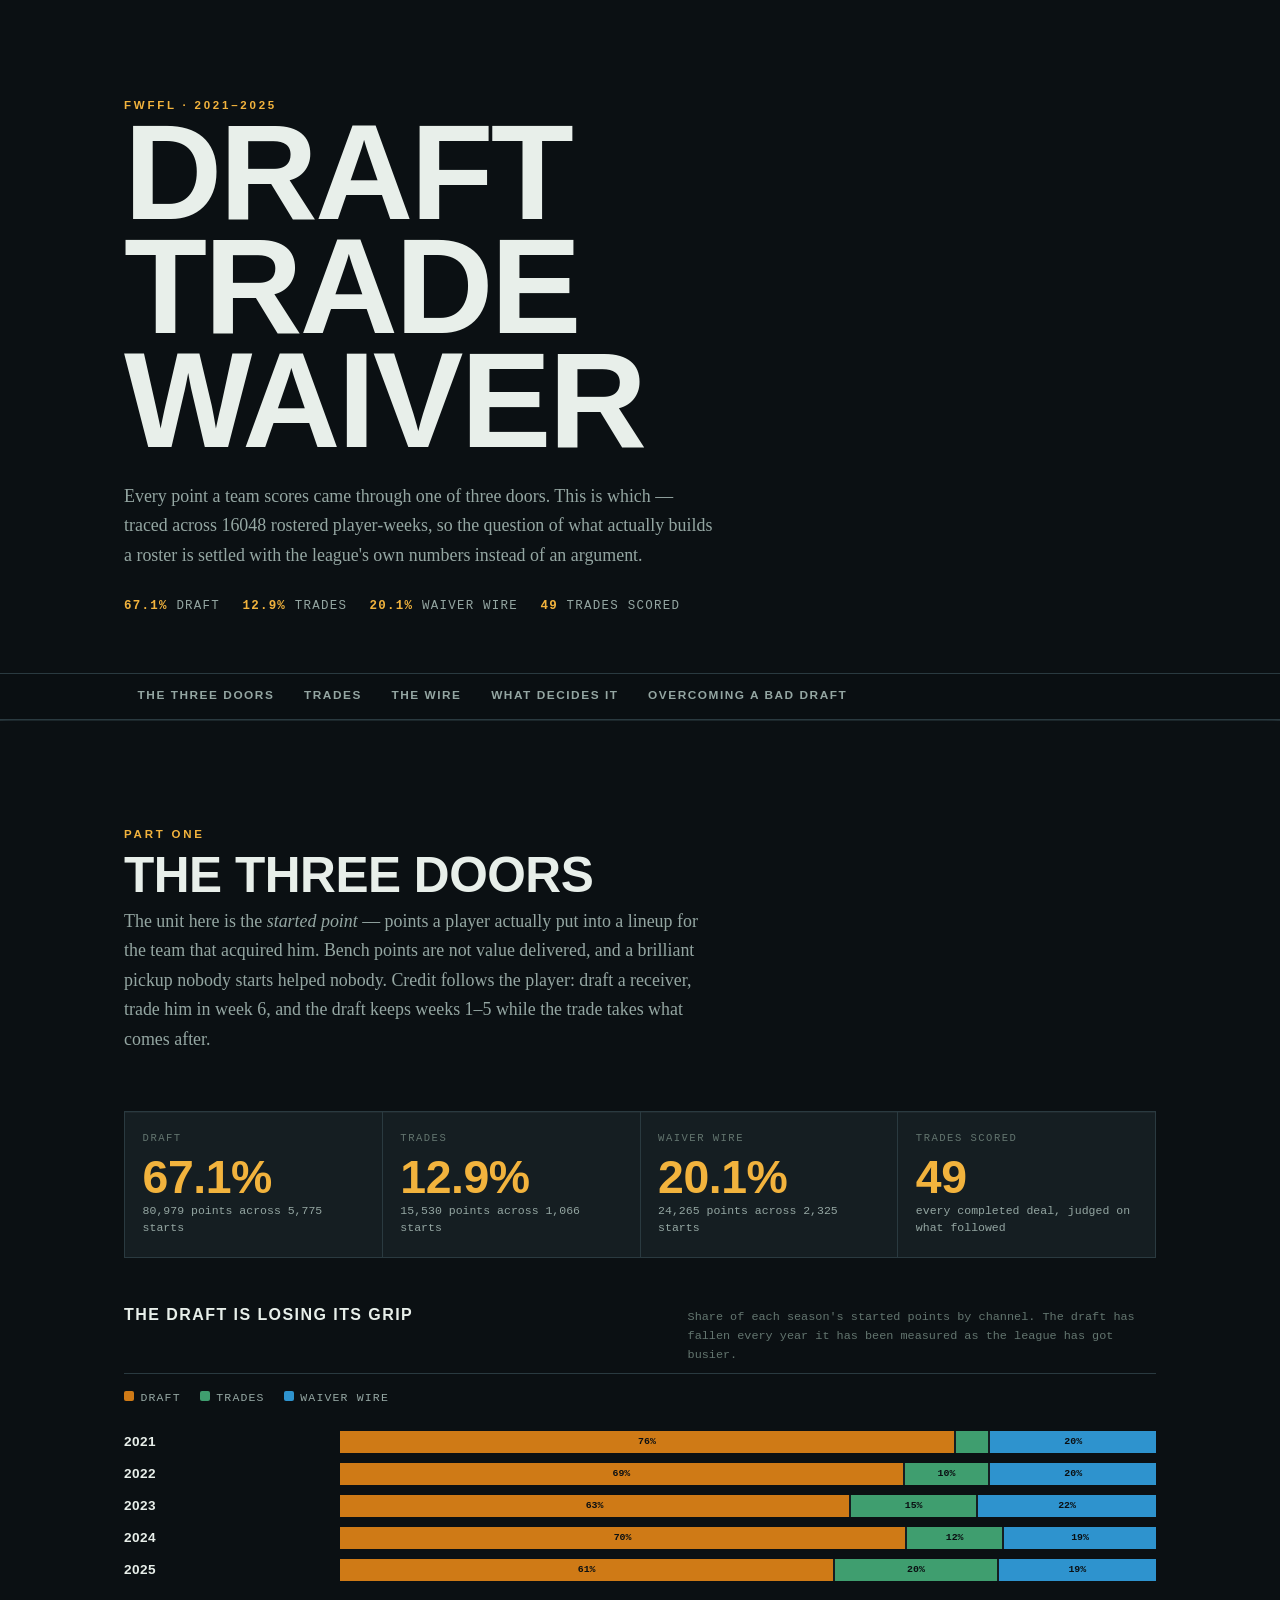
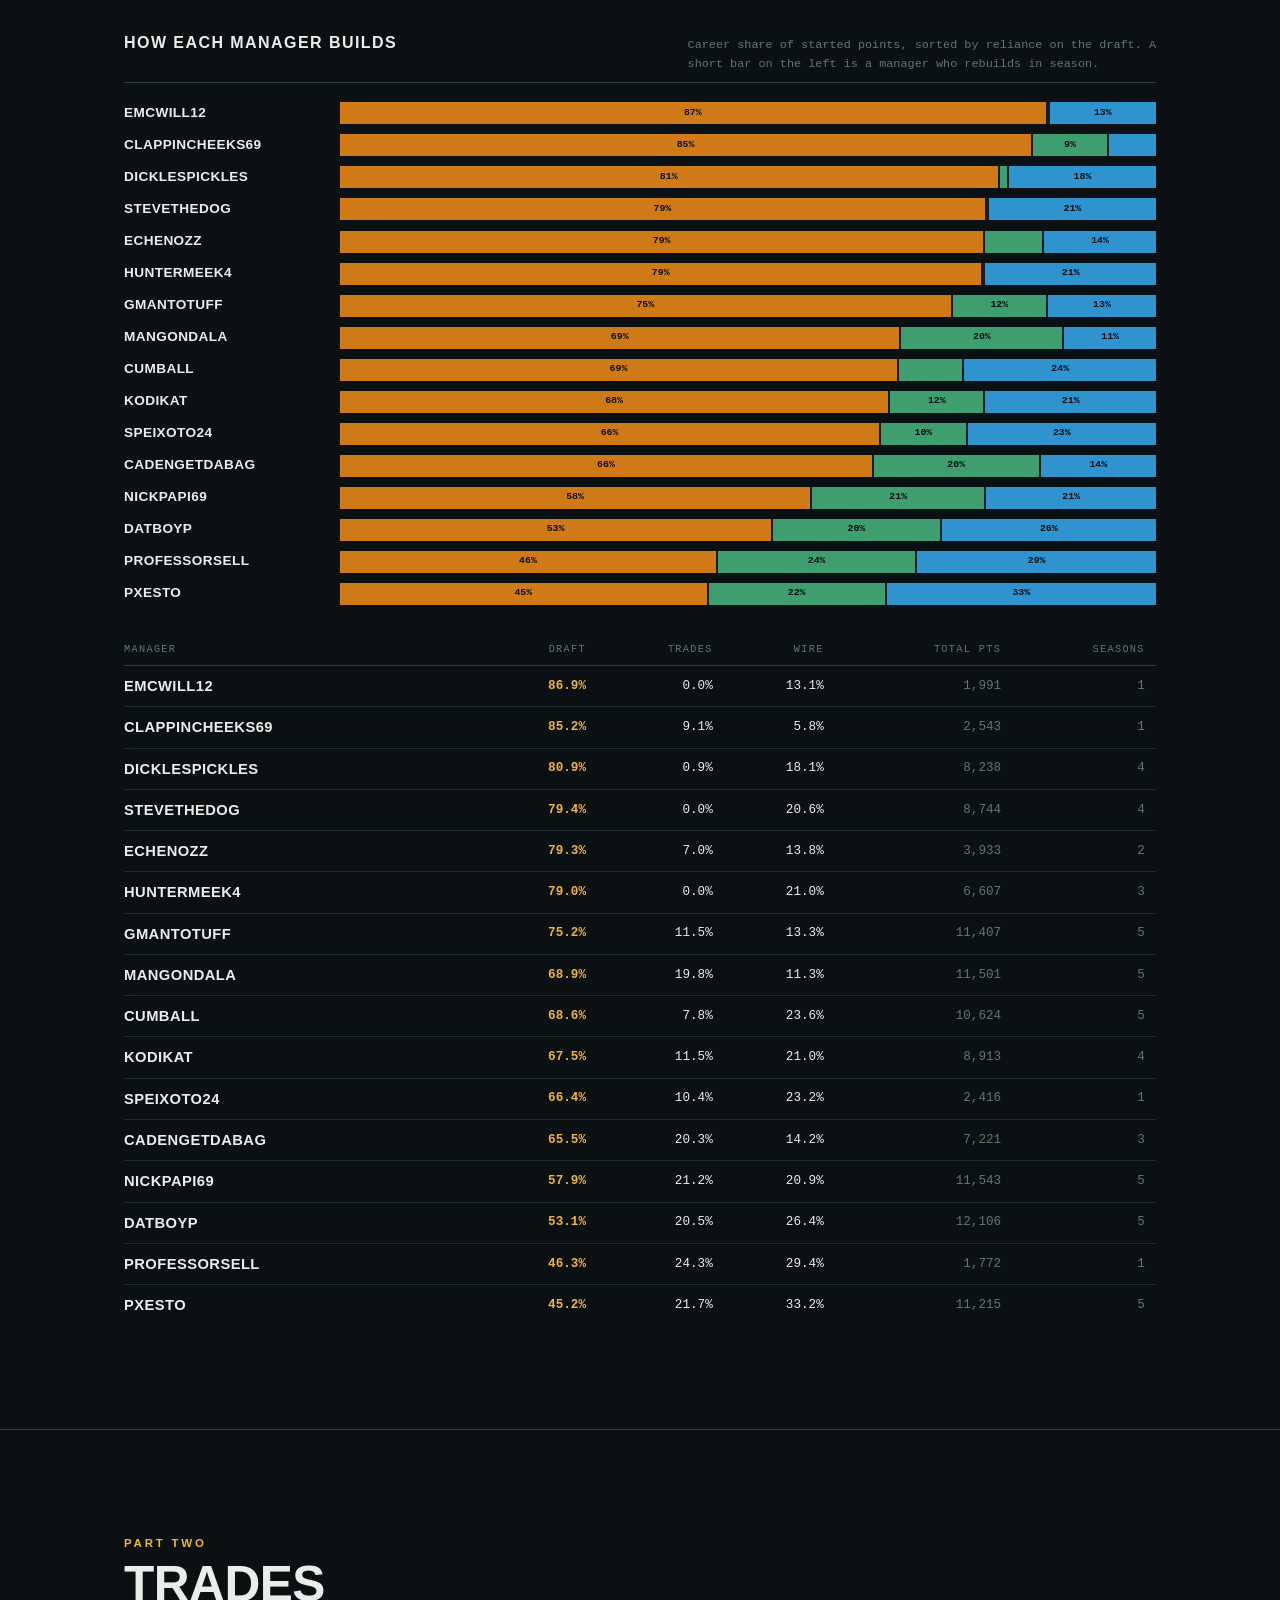
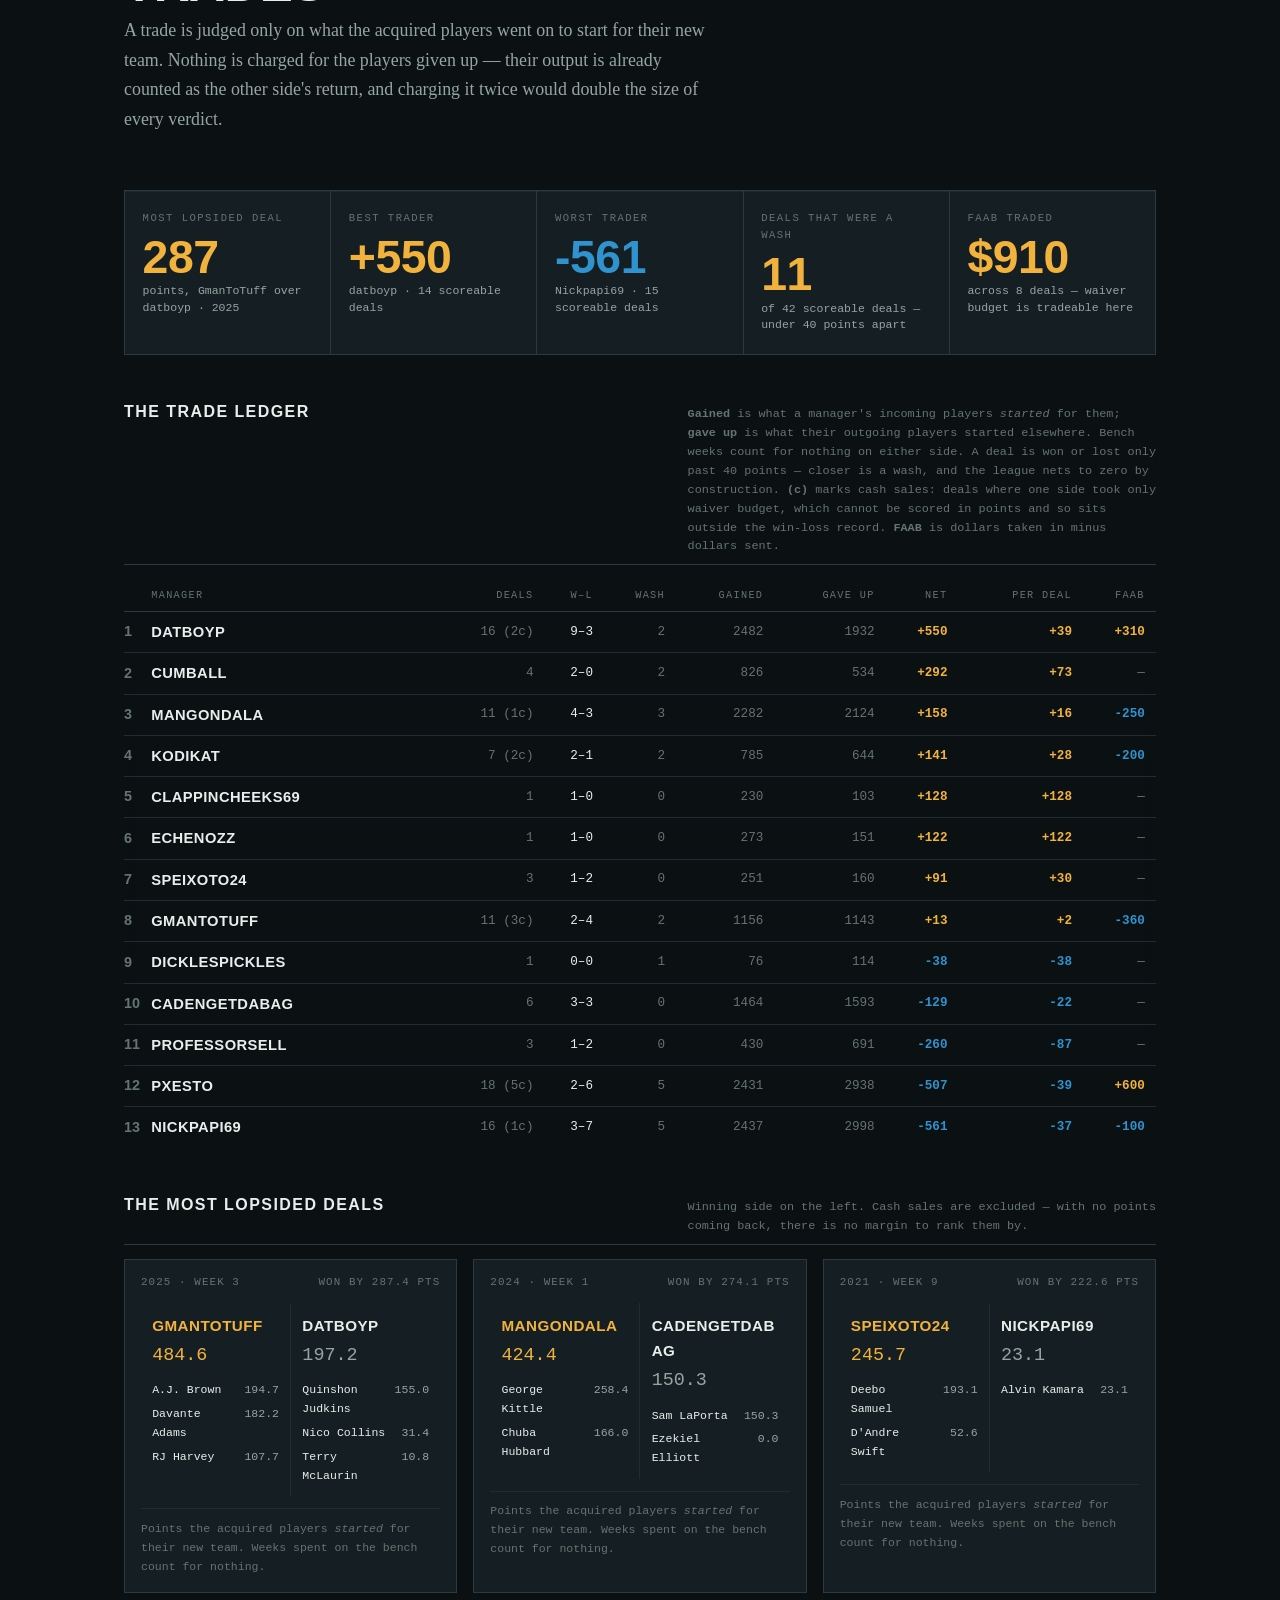
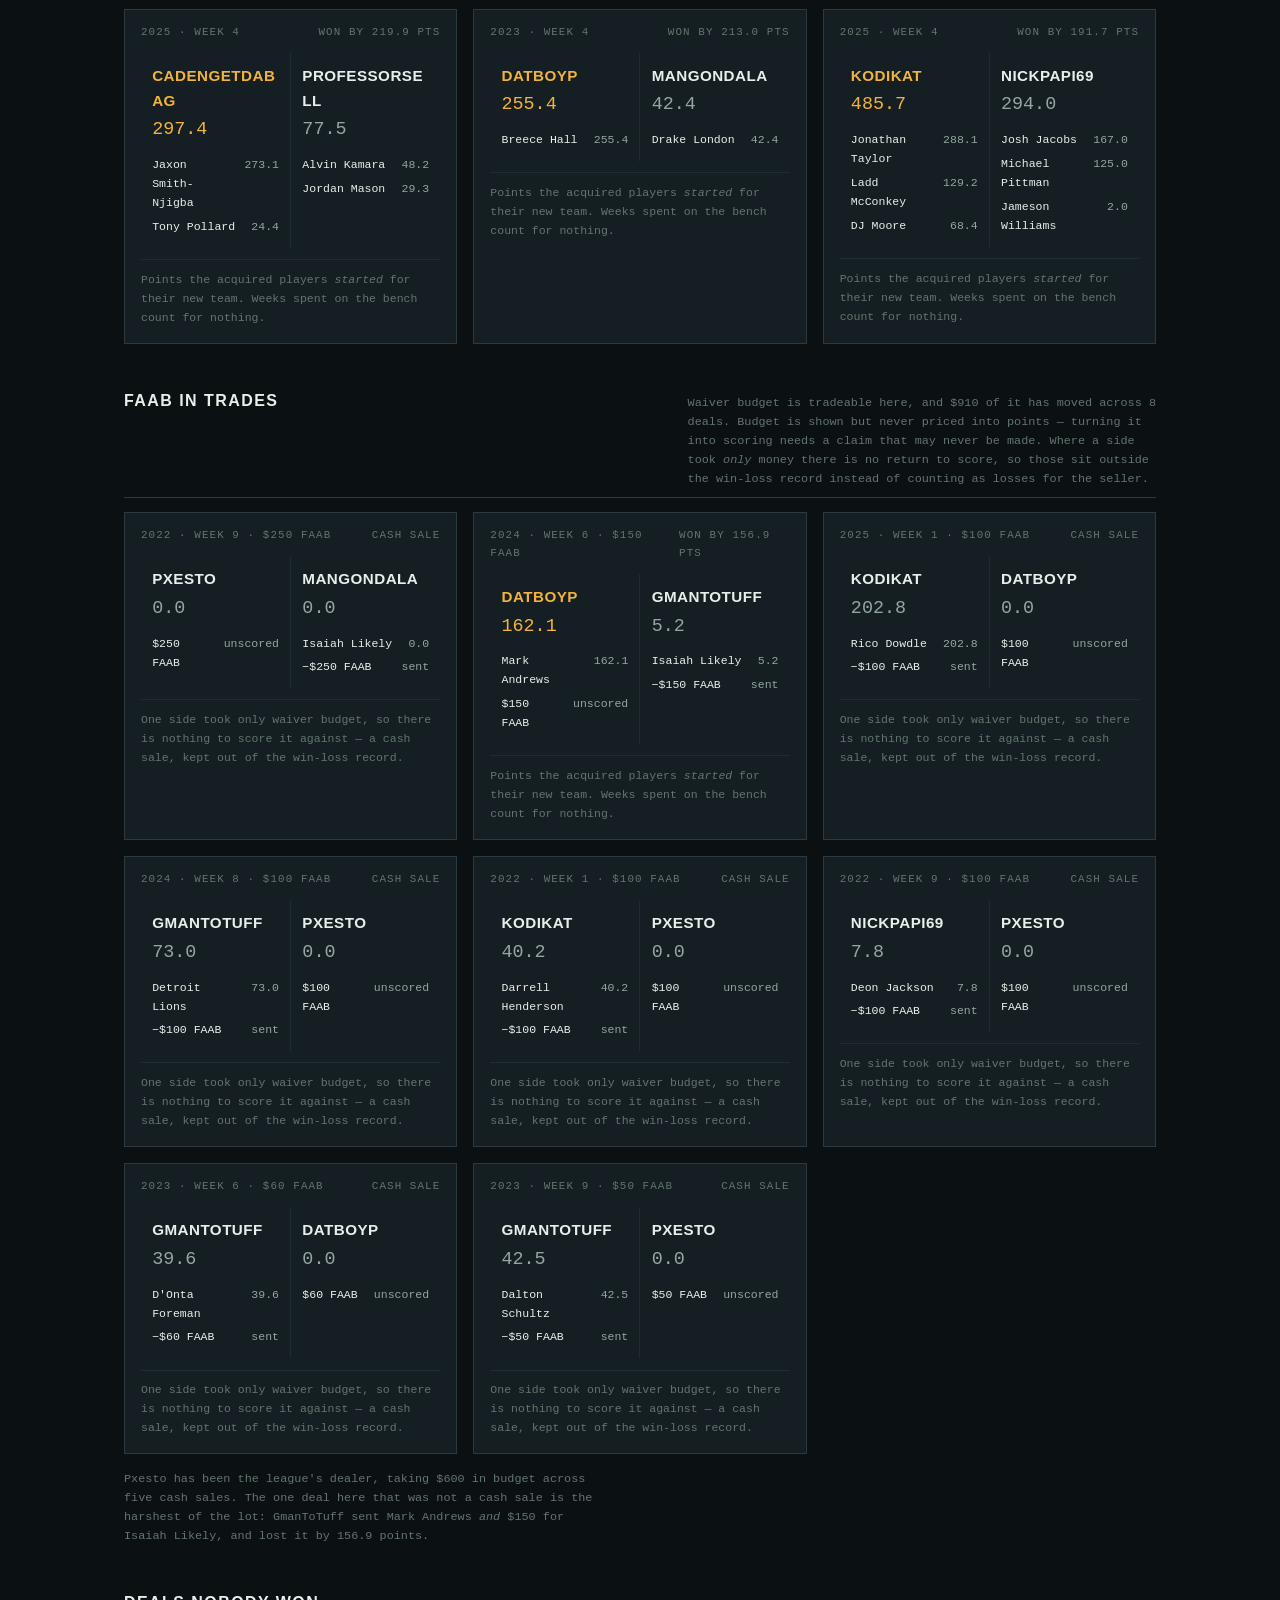
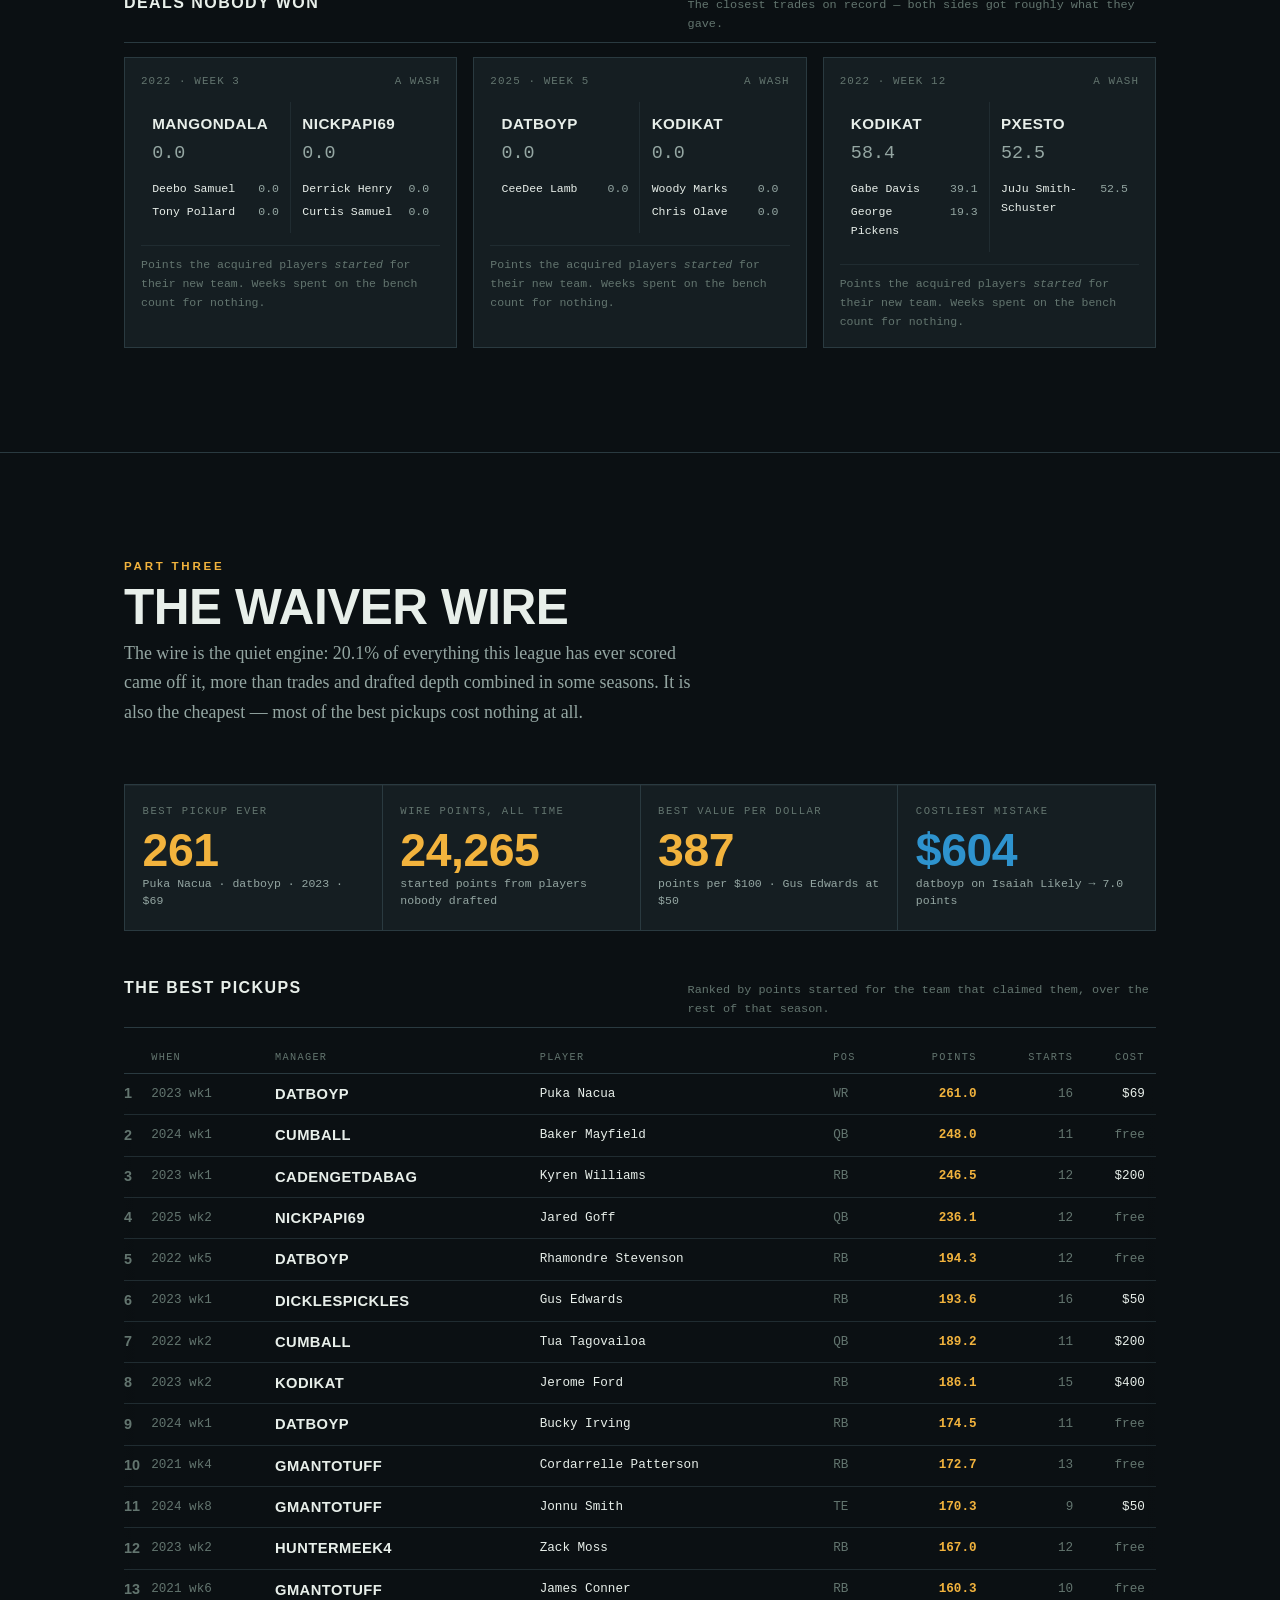
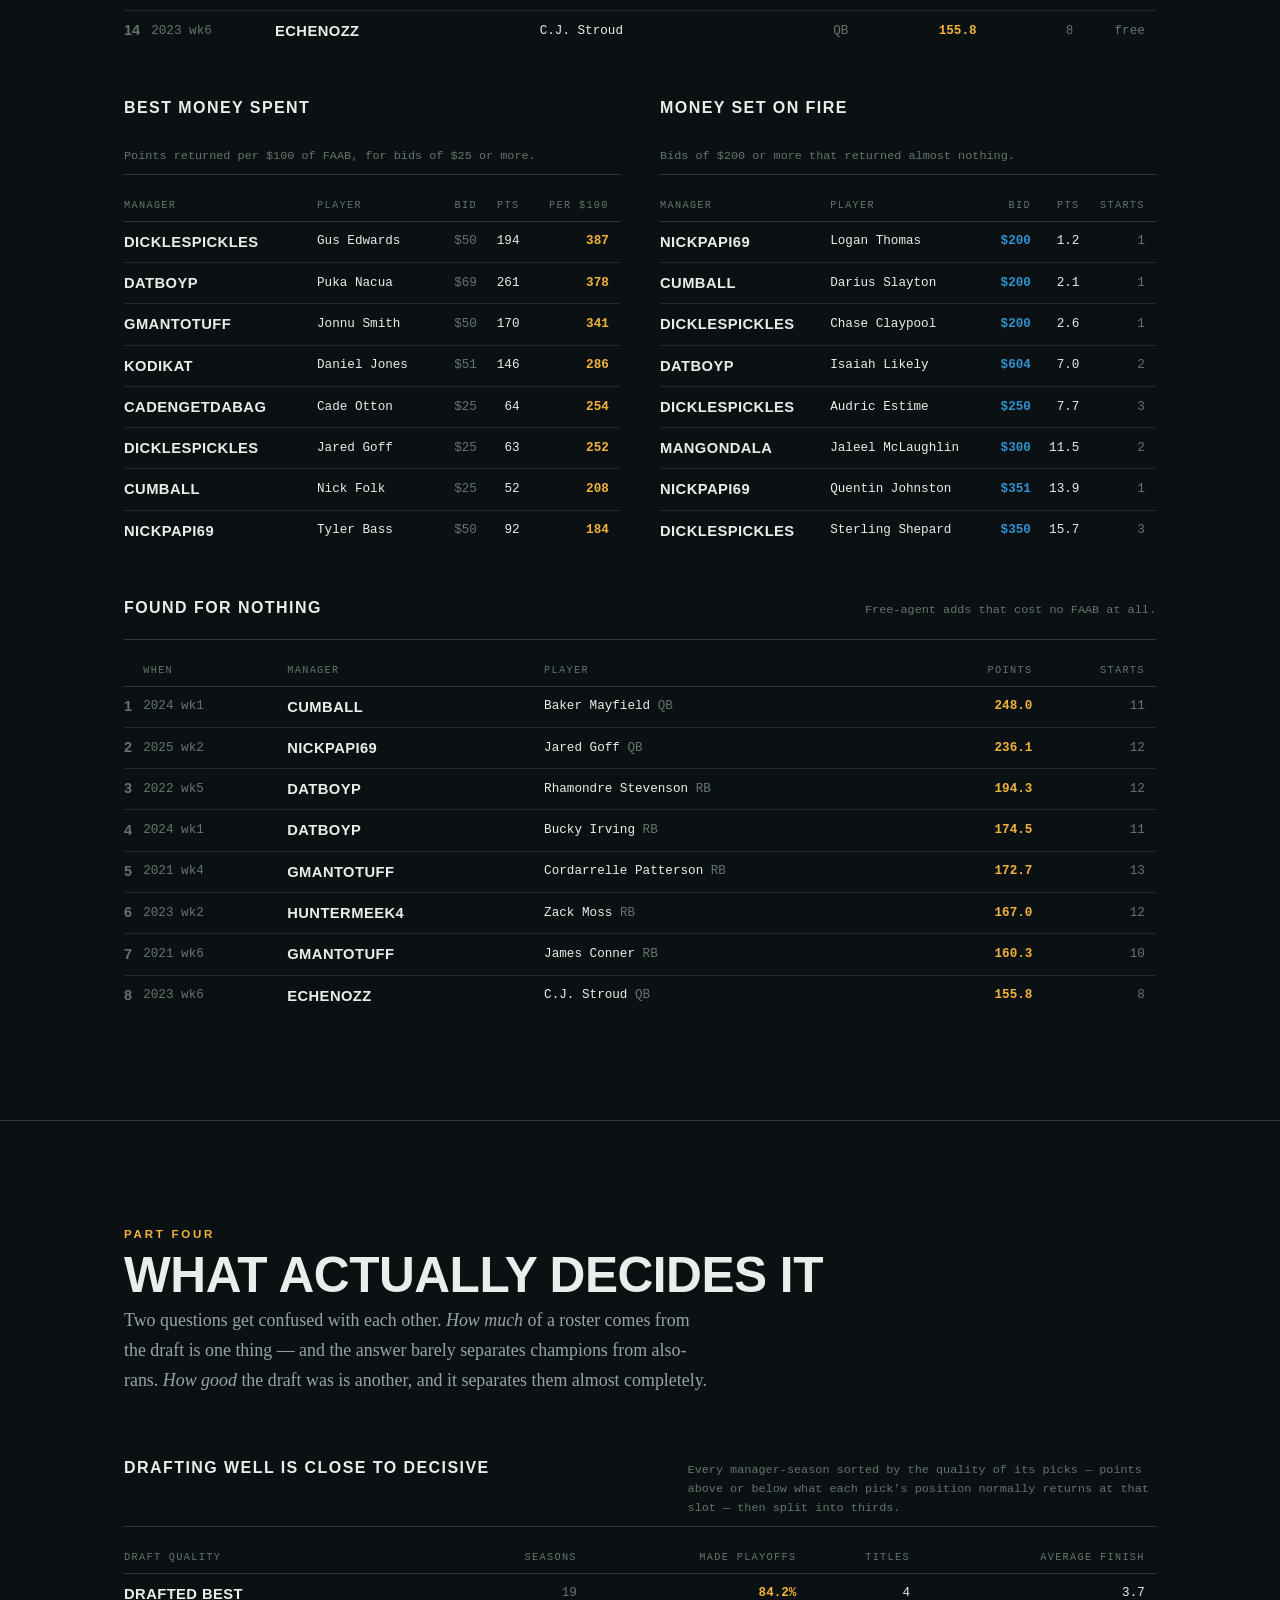
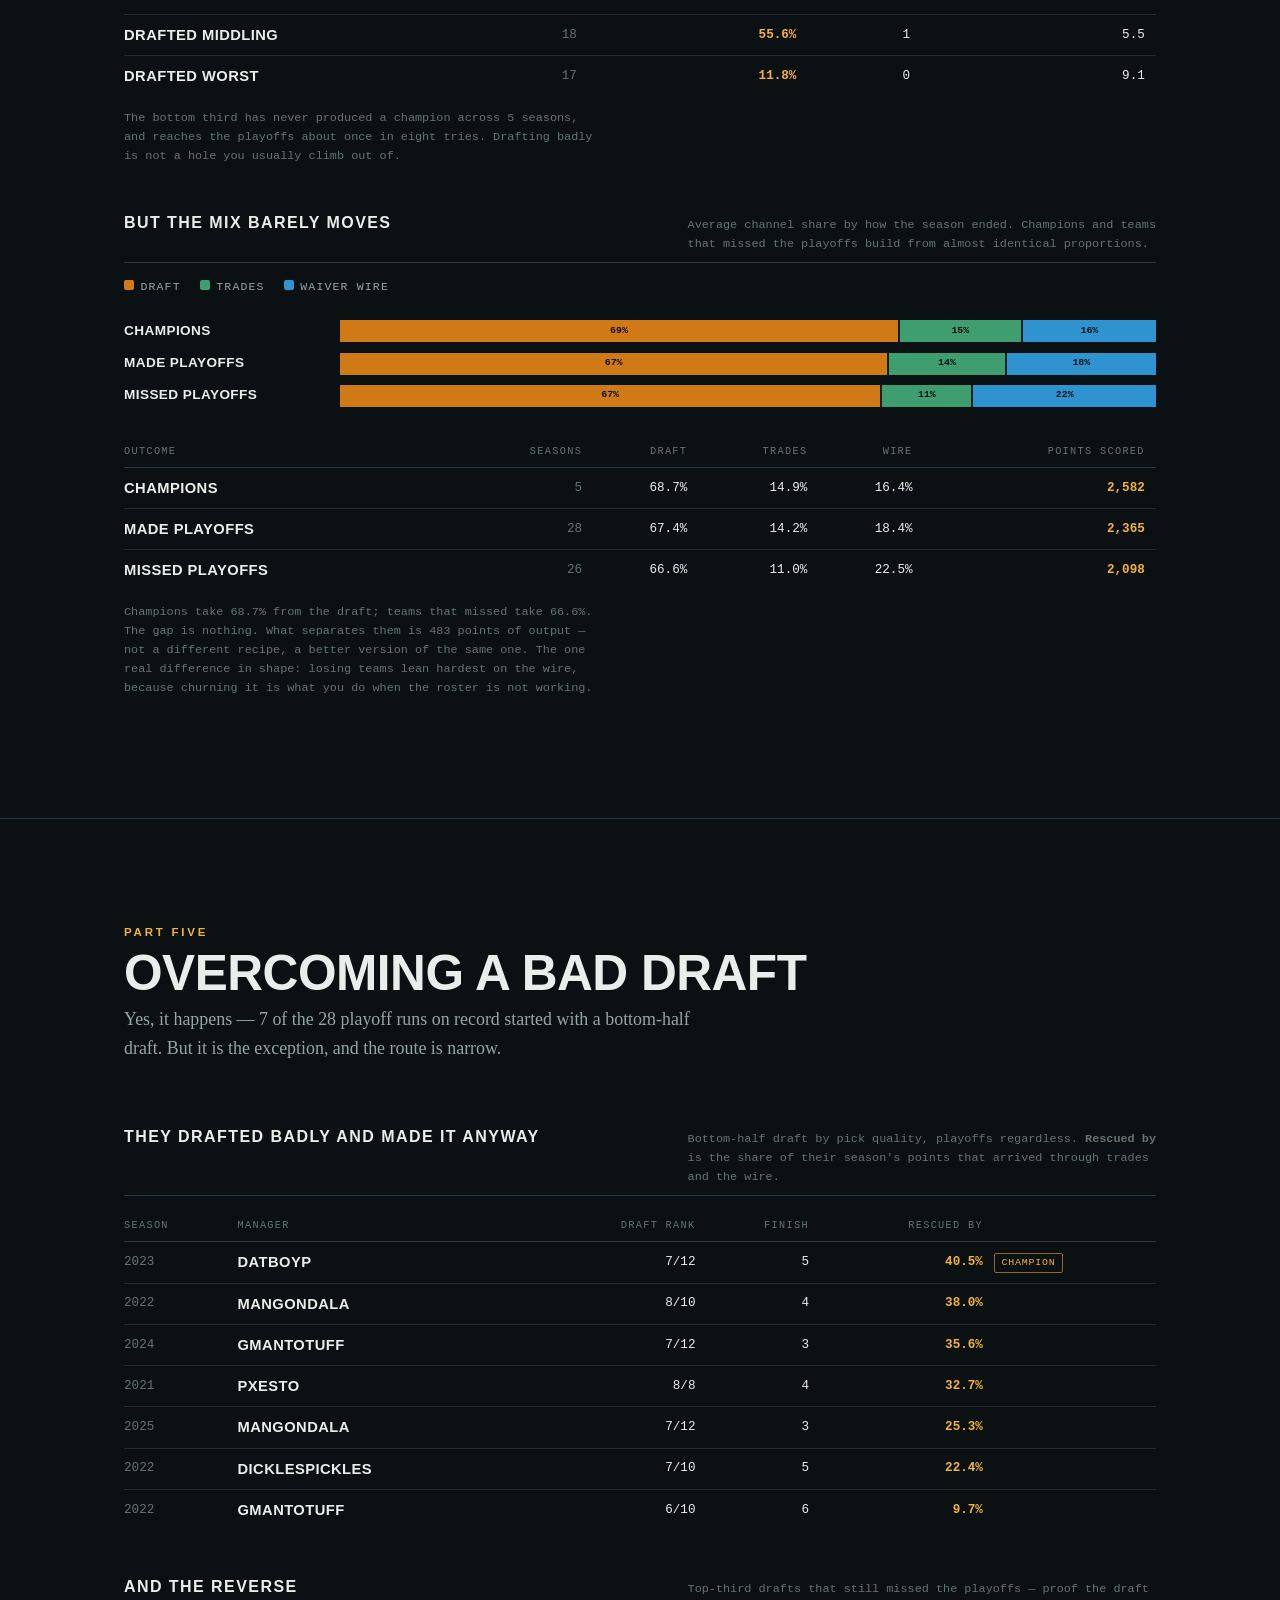
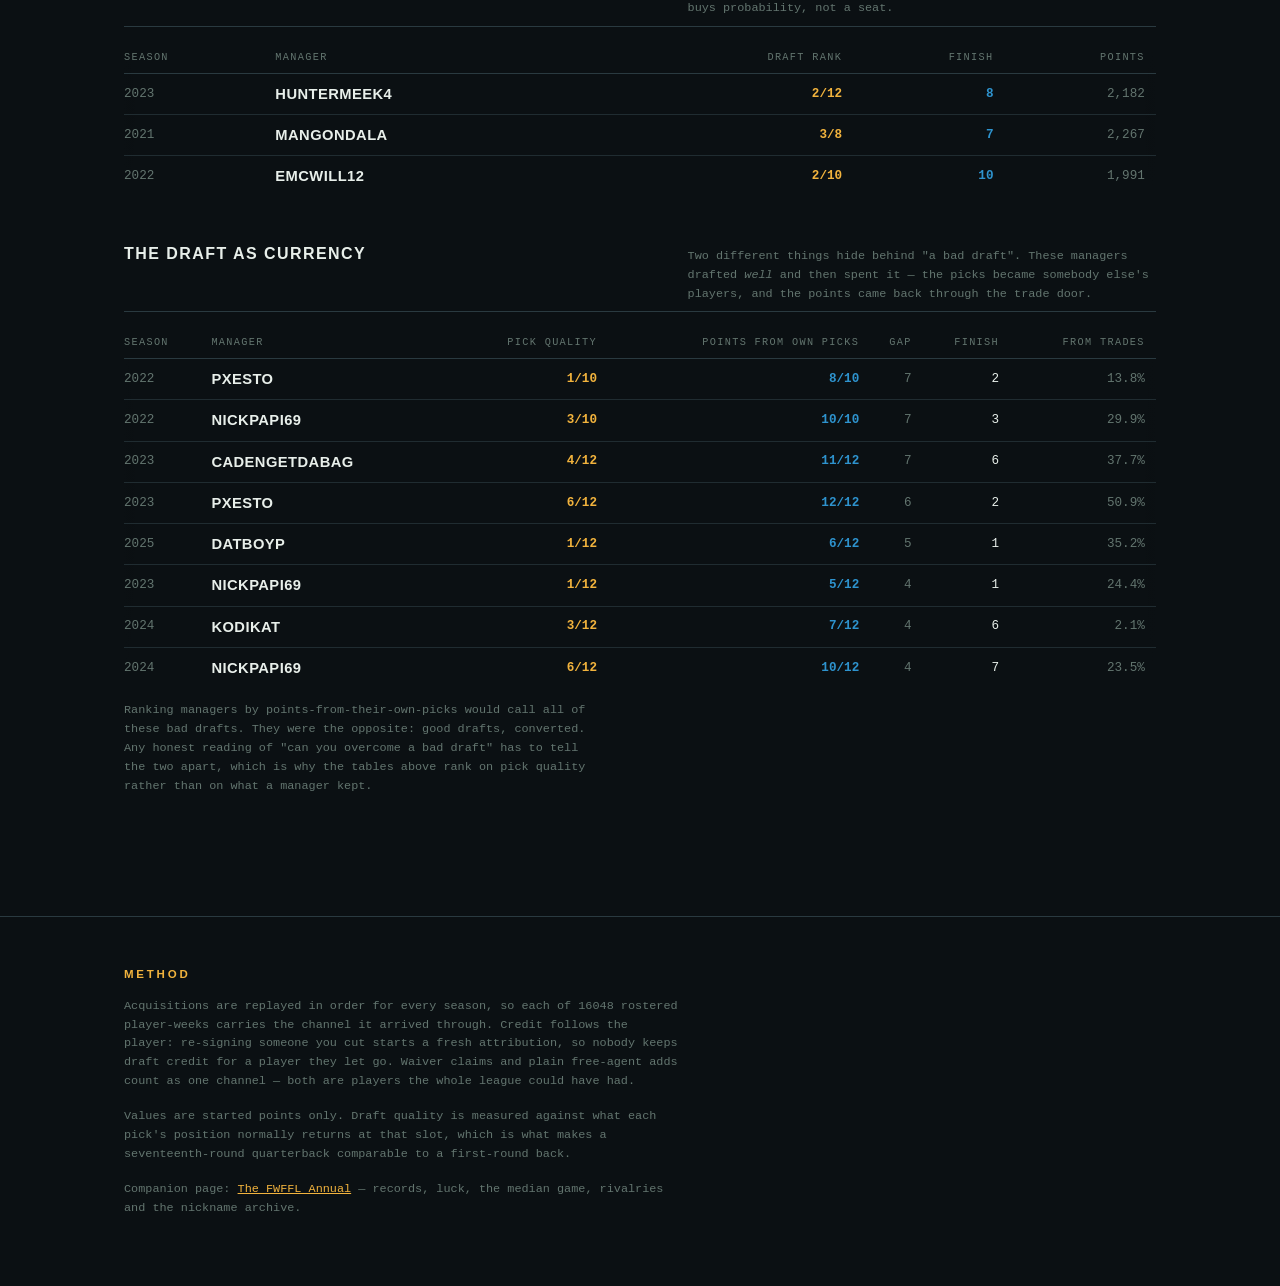
<file: docs/building/index.html>
<!doctype html>
<html lang="en">
<head>
<meta charset="utf-8">
<title>Draft, Trade, Waiver</title>
<meta name="viewport" content="width=device-width, initial-scale=1">
<style>/* ==========================================================================
   FWFFL Annual — one material: a stadium at night.

   Chalk on a green-black ground, championship gold used only where something
   was actually won. This is deliberately single-theme rather than an omission:
   there is no light palette and no `prefers-color-scheme` branch, so the page
   looks the same on every device regardless of the viewer's system setting.

   Because nothing here reacts to the host, every colour — the body background
   included — is painted explicitly from a token. A transparent body would
   borrow the host's ground and put dark text on white.
   ========================================================================== */

:root {
  color-scheme: dark;

  --ground: #0b1013;
  --panel: #151e22;
  --panel-2: #1d282d;
  --line: #2a3a40;
  --line-soft: #202c31;

  --ink: #e8efea;
  --ink-2: #94a6a2;   /* green-biased grey, chosen to sit in the same family */
  --ink-3: #63756f;

  --gold: #f2b33d;
  --gold-dim: #8a6a26;

  /* The three doors a player can come through. Validated as a categorical set
     against the panel surface: adjacent pairs clear the CVD floor, and every
     segment is directly labelled so colour is never the only encoding. */
  --draft: #cf7a16;
  --trade: #3f9e6f;
  --wire: #2e93ce;

  --warm: #cf7a16;    /* diverging pole: above expectation, lucky, ahead */
  --cool: #2e93ce;    /* diverging pole: below expectation, unlucky, behind */
  --mid: #6b7a7e;     /* neutral midpoint */

  --shadow: 0 1px 0 rgb(255 255 255 / 4%) inset;
  --edge: rgb(0 0 0 / 35%);   /* scroll-affordance shadow */

  --measure: 66ch;
  --gutter: clamp(1rem, 4vw, 2.75rem);

  --display: "Helvetica Neue", "Arial Narrow", Arial, system-ui, sans-serif;
  --body: Georgia, "Iowan Old Style", "Times New Roman", serif;
  --data: ui-monospace, "SF Mono", SFMono-Regular, Menlo, Consolas, monospace;
}

* { box-sizing: border-box; }

body {
  margin: 0;
  background: var(--ground);
  color: var(--ink);
  font-family: var(--body);
  font-size: 17px;
  line-height: 1.65;
  -webkit-font-smoothing: antialiased;
}

/* --- type ---------------------------------------------------------------- */

.display,
h1, h2, h3, .eyebrow, .stat-value, .rank {
  font-family: var(--display);
  font-stretch: condensed;
  font-weight: 800;
  text-transform: uppercase;
}

h1 {
  margin: 0;
  font-size: clamp(3.2rem, 13vw, 8.5rem);
  line-height: 0.84;
  letter-spacing: -0.02em;
  text-wrap: balance;
}

h2 {
  margin: 0;
  font-size: clamp(1.9rem, 5vw, 3.1rem);
  line-height: 0.94;
  letter-spacing: -0.01em;
  text-wrap: balance;
}

h3 {
  margin: 0 0 0.6rem;
  font-size: 1rem;
  letter-spacing: 0.09em;
  color: var(--ink);
}

p { margin: 0 0 1rem; max-width: var(--measure); }

.eyebrow {
  font-size: 0.72rem;
  letter-spacing: 0.24em;
  color: var(--gold);
  font-weight: 700;
}

.lede {
  font-size: 1.12rem;
  color: var(--ink-2);
  max-width: var(--measure);
}

.note {
  font-family: var(--data);
  font-size: 0.74rem;
  line-height: 1.6;
  color: var(--ink-3);
  text-transform: none;
  max-width: var(--measure);
}

.num { font-family: var(--data); font-variant-numeric: tabular-nums; }

/* --- shell --------------------------------------------------------------- */

.wrap {
  max-width: 1120px;
  margin: 0 auto;
  padding: 0 var(--gutter);
}

.chapter {
  padding: clamp(3.5rem, 9vw, 6.5rem) 0;
  border-top: 1px solid var(--line);
}

.chapter-head {
  display: flex;
  flex-direction: column;
  gap: 0.5rem;
  margin-bottom: 2.5rem;
}

.block { margin-top: 2.75rem; }

.block-head {
  display: flex;
  align-items: baseline;
  justify-content: space-between;
  gap: 1rem;
  flex-wrap: wrap;
  margin-bottom: 0.9rem;
  padding-bottom: 0.5rem;
  border-bottom: 1px solid var(--line);
}

.block-head p { margin: 0; }

.grid-2 {
  display: grid;
  grid-template-columns: repeat(auto-fit, minmax(min(100%, 340px), 1fr));
  gap: 2.5rem;
}

/* --- hero ---------------------------------------------------------------- */

.hero {
  padding: clamp(3rem, 10vw, 6rem) 0 clamp(2rem, 6vw, 3.5rem);
}

.hero-meta {
  display: flex;
  flex-wrap: wrap;
  gap: 0.5rem 1.4rem;
  margin-top: 1.6rem;
  font-family: var(--data);
  font-size: 0.78rem;
  color: var(--ink-2);
  text-transform: uppercase;
  letter-spacing: 0.1em;
}

.hero-meta b { color: var(--gold); font-weight: 700; }

/* Championship banners: the one deliberately loud thing on the page. */
.banners {
  display: grid;
  grid-template-columns: repeat(auto-fit, minmax(120px, 1fr));
  gap: 0.75rem;
  margin-top: 2.5rem;
}

.banner {
  position: relative;
  padding: 1rem 0.85rem 2rem;
  background: linear-gradient(180deg, var(--panel-2), var(--panel));
  border: 1px solid var(--line);
  border-bottom: none;
  clip-path: polygon(0 0, 100% 0, 100% 100%, 50% 88%, 0 100%);
  text-align: center;
}

.banner .year {
  font-family: var(--display);
  font-stretch: condensed;
  font-weight: 800;
  font-size: 1.45rem;
  color: var(--gold);
  letter-spacing: 0.04em;
}

.banner .who {
  font-family: var(--display);
  font-stretch: condensed;
  font-weight: 700;
  text-transform: uppercase;
  font-size: 0.86rem;
  letter-spacing: 0.05em;
  margin-top: 0.35rem;
  overflow-wrap: anywhere;
}

.banner .team {
  font-family: var(--data);
  font-size: 0.64rem;
  color: var(--ink-3);
  margin-top: 0.3rem;
  text-transform: none;
  overflow-wrap: anywhere;
}

.banner.pending { opacity: 0.5; }
.banner.pending .year { color: var(--ink-3); }

/* --- nav ----------------------------------------------------------------- */

.nav {
  position: sticky;
  top: 0;
  z-index: 20;
  background: color-mix(in srgb, var(--ground) 92%, transparent);
  backdrop-filter: blur(8px);
  border-top: 1px solid var(--line);
  border-bottom: 1px solid var(--line);
}

.nav ul {
  display: flex;
  gap: 0.15rem;
  margin: 0;
  padding: 0;
  list-style: none;
  overflow-x: auto;
  scrollbar-width: thin;
}

.nav a {
  display: block;
  padding: 0.75rem 0.85rem;
  font-family: var(--display);
  font-stretch: condensed;
  font-weight: 700;
  text-transform: uppercase;
  font-size: 0.74rem;
  letter-spacing: 0.13em;
  color: var(--ink-2);
  text-decoration: none;
  white-space: nowrap;
  border-bottom: 2px solid transparent;
}

.nav a:hover,
.nav a:focus-visible { color: var(--ink); border-bottom-color: var(--gold-dim); }

/* --- stat tiles ---------------------------------------------------------- */

.tiles {
  display: grid;
  grid-template-columns: repeat(auto-fit, minmax(min(100%, 200px), 1fr));
  gap: 1px;
  background: var(--line);
  border: 1px solid var(--line);
  margin-bottom: 2.5rem;
}

.tile {
  background: var(--panel);
  padding: 1.15rem 1.1rem 1.25rem;
  box-shadow: var(--shadow);
}

.tile .label {
  font-family: var(--data);
  font-size: 0.66rem;
  text-transform: uppercase;
  letter-spacing: 0.14em;
  color: var(--ink-3);
}

.stat-value {
  font-size: clamp(2rem, 5.5vw, 2.9rem);
  line-height: 1;
  margin: 0.4rem 0 0.2rem;
  font-variant-numeric: tabular-nums;
  color: var(--gold);
  letter-spacing: -0.01em;
}

.tile .sub {
  font-family: var(--data);
  font-size: 0.72rem;
  color: var(--ink-2);
  line-height: 1.45;
}

/* --- tables -------------------------------------------------------------- */

/* Grid and flex children default to min-width:auto, which lets a wide table
   push the whole page wider than the viewport — the classic cause of a page
   that scrolls sideways on a phone. Every container that can hold a table has
   to be told it may shrink. */
.grid-2 > *,
.tiles > *,
.cards > *,
.diverge-row > *,
.range-row > *,
.timeline-row > *,
.block > *,
.block-head > * { min-width: 0; }

.scroll {
  overflow-x: auto;
  max-width: 100%;
  -webkit-overflow-scrolling: touch;
  /* Edge shadows that appear only when there is more table to reach. The
     `local` layers mask the `scroll` layers once you hit either end. */
  background:
    linear-gradient(to right, var(--ground), transparent) left / 28px 100% no-repeat local,
    linear-gradient(to left, var(--ground), transparent) right / 28px 100% no-repeat local,
    radial-gradient(farthest-side at 0 50%, var(--edge), transparent) left / 12px 100% no-repeat scroll,
    radial-gradient(farthest-side at 100% 50%, var(--edge), transparent) right / 12px 100% no-repeat scroll;
}

table.sheet {
  width: 100%;
  border-collapse: collapse;
  font-family: var(--data);
  font-size: 0.79rem;
  font-variant-numeric: tabular-nums;
}

.sheet th {
  text-align: left;
  padding: 0.45rem 0.7rem 0.45rem 0;
  font-weight: 400;
  font-size: 0.64rem;
  text-transform: uppercase;
  letter-spacing: 0.13em;
  color: var(--ink-3);
  border-bottom: 1px solid var(--line);
  white-space: nowrap;
}

.sheet td {
  padding: 0.5rem 0.7rem 0.5rem 0;
  border-bottom: 1px solid var(--line-soft);
  vertical-align: middle;
}

.sheet tr:last-child td { border-bottom: none; }
.sheet tbody tr:hover td { background: var(--panel); }

.sheet .r { text-align: right; }
.sheet .name { font-family: var(--display); font-stretch: condensed; font-weight: 700;
  text-transform: uppercase; letter-spacing: 0.03em; font-size: 0.92rem; white-space: nowrap; }
.sheet .dim { color: var(--ink-3); }
.sheet .when { white-space: nowrap; }
.sheet .big { color: var(--gold); font-weight: 600; }
.sheet .cool { color: var(--cool); font-weight: 600; }
.stat-value.cool { color: var(--cool); }

.rank {
  color: var(--ink-3);
  font-size: 0.9rem;
  width: 2ch;
}

.pill {
  display: inline-block;
  padding: 0.05rem 0.4rem;
  border: 1px solid var(--line);
  border-radius: 2px;
  font-size: 0.62rem;
  letter-spacing: 0.08em;
  color: var(--ink-2);
  text-transform: uppercase;
}

.pill.gold { border-color: var(--gold-dim); color: var(--gold); }

/* --- bars ---------------------------------------------------------------- */

/* Diverging: warm right of the centre line, cool left. Every bar is directly
   labelled, so colour is never the only encoding. */
.diverge { display: grid; gap: 1px; }

.diverge-row {
  display: grid;
  grid-template-columns: minmax(7rem, 1fr) 3fr minmax(4rem, auto);
  align-items: center;
  gap: 0.75rem;
  padding: 0.28rem 0;
}

.diverge-row .who {
  font-family: var(--display);
  font-stretch: condensed;
  font-weight: 700;
  text-transform: uppercase;
  font-size: 0.85rem;
  letter-spacing: 0.03em;
  overflow-wrap: anywhere;
}

.track {
  position: relative;
  height: 15px;
  background: var(--panel);
  border-left: 1px solid var(--line);
  border-right: 1px solid var(--line);
}

.track::before {
  content: "";
  position: absolute;
  left: 50%;
  top: -2px;
  bottom: -2px;
  width: 1px;
  background: var(--mid);
}

.track .fill {
  position: absolute;
  top: 2px;
  bottom: 2px;
  border-radius: 2px;
}

.fill.pos { left: 50%; background: var(--warm); }
.fill.neg { right: 50%; background: var(--cool); }

.diverge-row .val {
  font-family: var(--data);
  font-size: 0.76rem;
  font-variant-numeric: tabular-nums;
  text-align: right;
  color: var(--ink-2);
}

/* Single-hue magnitude meter, used inside table cells. */
.meter {
  position: relative;
  height: 6px;
  min-width: 60px;
  background: var(--panel-2);
  border-radius: 3px;
  overflow: hidden;
}

.meter span {
  position: absolute;
  inset: 0 auto 0 0;
  background: var(--warm);
  border-radius: 3px;
}

/* Range strip: floor — average — ceiling, one row per manager. */
.range-row {
  display: grid;
  grid-template-columns: minmax(7rem, 1fr) 3fr minmax(9rem, auto);
  align-items: center;
  gap: 0.75rem;
  padding: 0.3rem 0;
}

.range-track {
  position: relative;
  height: 16px;
  background: var(--panel);
  border-radius: 2px;
}

.range-span {
  position: absolute;
  top: 6px;
  height: 4px;
  background: var(--mid);
  border-radius: 2px;
  opacity: 0.55;
}

.range-dot {
  position: absolute;
  top: 3px;
  width: 10px;
  height: 10px;
  margin-left: -5px;
  border-radius: 50%;
  background: var(--warm);
  box-shadow: 0 0 0 2px var(--panel);
}

/* --- record string ------------------------------------------------------- */

.record {
  display: inline-flex;
  flex-wrap: wrap;
  gap: 1px;
  font-family: var(--data);
  font-size: 0.58rem;
  line-height: 1;
}

.record i {
  display: grid;
  place-items: center;
  width: 11px;
  height: 13px;
  font-style: normal;
  color: var(--ink-3);
  background: var(--panel-2);
}

.record i.w { color: var(--ground); background: var(--gold); font-weight: 700; }

/* --- cards --------------------------------------------------------------- */

.cards {
  display: grid;
  grid-template-columns: repeat(auto-fit, minmax(min(100%, 260px), 1fr));
  gap: 1rem;
}

.card {
  background: var(--panel);
  border: 1px solid var(--line);
  padding: 1rem 1.1rem 1.1rem;
}

.card h4 {
  margin: 0 0 0.5rem;
  font-family: var(--display);
  font-stretch: condensed;
  font-weight: 800;
  text-transform: uppercase;
  font-size: 1rem;
  letter-spacing: 0.04em;
}

.card .meta {
  font-family: var(--data);
  font-size: 0.7rem;
  color: var(--ink-3);
  margin-bottom: 0.6rem;
}

.bidlist { list-style: none; margin: 0; padding: 0; font-family: var(--data); font-size: 0.74rem; }
.bidlist li { display: flex; justify-content: space-between; gap: 1rem;
  padding: 0.22rem 0; border-bottom: 1px solid var(--line-soft); }
.bidlist li:last-child { border-bottom: none; }
.bidlist .winner { color: var(--gold); }
.bidlist .flag { color: var(--cool); }

/* --- nicknames ----------------------------------------------------------- */

.nick-group { margin-bottom: 1.75rem; }

.nick-group > .who {
  font-family: var(--display);
  font-stretch: condensed;
  font-weight: 800;
  text-transform: uppercase;
  font-size: 1.05rem;
  letter-spacing: 0.05em;
  padding-bottom: 0.35rem;
  border-bottom: 1px solid var(--line);
  margin-bottom: 0.7rem;
  display: flex;
  justify-content: space-between;
  align-items: baseline;
  gap: 1rem;
}

.nick-group > .who span { font-family: var(--data); font-size: 0.66rem;
  color: var(--ink-3); font-weight: 400; letter-spacing: 0.1em; }

.nicks { display: flex; flex-wrap: wrap; gap: 0.4rem; }

.nick {
  border: 1px solid var(--line);
  background: var(--panel);
  padding: 0.35rem 0.6rem;
  max-width: 100%;
}

.nick b {
  display: block;
  font-family: var(--body);
  font-style: italic;
  font-weight: 400;
  font-size: 0.94rem;
  color: var(--gold);
  overflow-wrap: anywhere;
}

.nick span {
  font-family: var(--data);
  font-size: 0.63rem;
  color: var(--ink-3);
  overflow-wrap: anywhere;
}

/* --- timeline ------------------------------------------------------------ */

.timeline { display: grid; gap: 0.55rem; }

.timeline-row {
  display: grid;
  grid-template-columns: minmax(6.5rem, auto) 1fr;
  gap: 1rem;
  align-items: start;
  padding-bottom: 0.55rem;
  border-bottom: 1px solid var(--line-soft);
}

.timeline-row .who {
  font-family: var(--display);
  font-stretch: condensed;
  font-weight: 700;
  text-transform: uppercase;
  font-size: 0.88rem;
  letter-spacing: 0.03em;
  overflow-wrap: anywhere;
}

.names { display: flex; flex-wrap: wrap; gap: 0.3rem 0.55rem;
  font-family: var(--data); font-size: 0.73rem; }

.names em { font-style: normal; color: var(--ink-3); }
.names s { text-decoration: none; color: var(--ink-2); }
.names .now { color: var(--gold); }

/* --- matrix -------------------------------------------------------------- */

table.matrix { border-collapse: collapse; font-family: var(--data);
  font-size: 0.68rem; font-variant-numeric: tabular-nums; }

.matrix th {
  font-weight: 400;
  color: var(--ink-3);
  text-transform: uppercase;
  letter-spacing: 0.06em;
  padding: 0.3rem 0.35rem;
  white-space: nowrap;
}

.matrix th.side { text-align: right; }

.matrix th.top {
  writing-mode: vertical-rl;
  transform: rotate(180deg);
  height: 8.5rem;
  vertical-align: bottom;
  padding: 0.3rem 0.1rem;
}

.matrix td {
  padding: 0.28rem 0.35rem;
  text-align: center;
  border: 1px solid var(--line-soft);
  min-width: 2.8rem;
}

.matrix td.self { background: var(--panel-2); color: var(--ink-3); }
.matrix td.up { color: var(--warm); }
.matrix td.down { color: var(--cool); }
.matrix td.none { color: var(--ink-3); }

/* --- footer -------------------------------------------------------------- */

.foot {
  padding: 3rem 0 4rem;
  border-top: 1px solid var(--line);
  color: var(--ink-3);
}

.foot .note { max-width: 78ch; }

a { color: var(--gold); }
:focus-visible { outline: 2px solid var(--gold); outline-offset: 2px; }

/* ==========================================================================
   Phones. This is where the page is actually read, so it gets real layout
   decisions rather than a scaled-down desktop: the least important columns
   leave, the two chart forms stack their label above the bar, and anything
   still too wide keeps its identity column pinned while the rest scrolls.
   ========================================================================== */

@media (max-width: 720px) {
  body { font-size: 16px; }

  .chapter { padding: 3rem 0; }
  .block { margin-top: 2rem; }
  .grid-2 { gap: 2rem; }

  /* Columns marked optional carry detail, not the point of the table. */
  .sheet .opt { display: none; }

  .sheet { font-size: 0.72rem; }
  .sheet th, .sheet td { padding-right: 0.45rem; }
  .sheet .name { font-size: 0.82rem; }

  /* Opponent names are the one field long enough to push a score off-screen.
     Clipping the name keeps the scoreline — the point of the row — visible. */
  .sheet .opp {
    max-width: 9ch;
    overflow: hidden;
    text-overflow: ellipsis;
    white-space: nowrap;
  }

  /* No sticky identity column here: `.name` is rarely the first cell, so
     pinning it would slide it over the columns to its left. Trimming the
     optional columns above is what keeps these tables inside the screen. */

  .tiles { grid-template-columns: repeat(auto-fit, minmax(min(100%, 140px), 1fr)); }
  .tile { padding: 0.9rem 0.85rem 1rem; }
  .stat-value { font-size: clamp(1.7rem, 9vw, 2.3rem); }

  .banners { grid-template-columns: repeat(auto-fit, minmax(105px, 1fr)); gap: 0.5rem; }
  .banner { padding: 0.8rem 0.5rem 1.7rem; }
  .banner .year { font-size: 1.2rem; }
  .banner .who { font-size: 0.78rem; }

  /* Bigger tap targets, and the rail snaps so chapters land cleanly. */
  .nav ul { scroll-snap-type: x proximity; }
  .nav a { padding: 0.95rem 0.8rem; scroll-snap-align: start; }

  .matrix th.side {
    position: sticky;
    left: 0;
    background: var(--ground);
    z-index: 2;
    box-shadow: 1px 0 0 var(--line-soft);
  }
  .matrix th.top { height: 7rem; }
  .matrix td { min-width: 2.4rem; padding: 0.25rem 0.2rem; }

  .nick-group > .who { font-size: 0.95rem; }
  .timeline-row { grid-template-columns: 1fr; gap: 0.25rem; }
}

/* Both chart forms put the label and value on one line, the bar on the next,
   so the bar keeps its full width instead of being squeezed into a third. */
@media (max-width: 620px) {
  .diverge-row,
  .range-row {
    grid-template-columns: 1fr auto;
    grid-template-areas: "who val" "track track";
    row-gap: 0.3rem;
    padding: 0.5rem 0;
    border-bottom: 1px solid var(--line-soft);
  }

  .diverge-row .who, .range-row .who { grid-area: who; }
  .diverge-row .val, .range-row .val { grid-area: val; }
  .diverge-row .track, .range-row .range-track { grid-area: track; }
}

@media (prefers-reduced-motion: reduce) {
  * { animation: none !important; transition: none !important; scroll-behavior: auto !important; }
}

html { scroll-behavior: smooth; }


/* ==========================================================================
   Roster-building page: channel mixes and two-sided trade cards.
   ========================================================================== */

.legend {
  display: flex;
  flex-wrap: wrap;
  gap: 0.4rem 1.2rem;
  font-family: var(--data);
  font-size: 0.72rem;
  text-transform: uppercase;
  letter-spacing: 0.1em;
  color: var(--ink-2);
  margin-bottom: 1.2rem;
}

.legend i {
  display: inline-block;
  width: 10px;
  height: 10px;
  margin-right: 0.4rem;
  border-radius: 2px;
  vertical-align: baseline;
}

.swatch-draft { background: var(--draft); }
.swatch-trade { background: var(--trade); }
.swatch-wire  { background: var(--wire); }

/* Stacked share bar. A 2px surface gap separates segments so they read as
   distinct quantities rather than one smeared band. */
.stack-row {
  display: grid;
  grid-template-columns: minmax(7rem, 1fr) 4fr;
  align-items: center;
  gap: 0.75rem;
  padding: 0.3rem 0;
}

.stack-row .who {
  font-family: var(--display);
  font-stretch: condensed;
  font-weight: 700;
  text-transform: uppercase;
  font-size: 0.85rem;
  letter-spacing: 0.03em;
  overflow-wrap: anywhere;
}

.stack {
  display: flex;
  gap: 2px;
  height: 22px;
  background: var(--panel);
}

.stack span {
  display: grid;
  place-items: center;
  font-family: var(--data);
  font-size: 0.62rem;
  font-variant-numeric: tabular-nums;
  color: var(--ground);
  font-weight: 700;
  overflow: hidden;
  min-width: 0;
}

.seg-draft { background: var(--draft); }
.seg-trade { background: var(--trade); }
.seg-wire  { background: var(--wire); }

/* Two-sided trade. The winning haul sits left and carries the gold. */
.trade {
  border: 1px solid var(--line);
  background: var(--panel);
  padding: 0.9rem 1rem 1rem;
}

.trade-head {
  display: flex;
  justify-content: space-between;
  align-items: baseline;
  gap: 1rem;
  font-family: var(--data);
  font-size: 0.68rem;
  color: var(--ink-3);
  text-transform: uppercase;
  letter-spacing: 0.1em;
  margin-bottom: 0.7rem;
}

.trade-sides {
  display: grid;
  grid-template-columns: 1fr 1fr;
  gap: 1px;
  background: var(--line-soft);
}

.trade-side { background: var(--panel); padding: 0.6rem 0.7rem; }

.trade-side .who {
  font-family: var(--display);
  font-stretch: condensed;
  font-weight: 800;
  text-transform: uppercase;
  font-size: 0.95rem;
  letter-spacing: 0.03em;
  overflow-wrap: anywhere;
}

.trade-side.won .who { color: var(--gold); }

.trade-side .total {
  font-family: var(--data);
  font-size: 1.15rem;
  font-variant-numeric: tabular-nums;
  margin: 0.15rem 0 0.45rem;
}

.trade-side.won .total { color: var(--gold); }
.trade-side.lost .total { color: var(--ink-2); }

.trade-side ul { list-style: none; margin: 0; padding: 0;
  font-family: var(--data); font-size: 0.72rem; }
.trade-side li { display: flex; justify-content: space-between; gap: 0.6rem;
  padding: 0.15rem 0; color: var(--ink-2); }
.trade-side li b { color: var(--ink); font-weight: 400; overflow-wrap: anywhere; }

.verdict {
  font-family: var(--data);
  font-size: 0.72rem;
  color: var(--ink-3);
  margin-top: 0.7rem;
  padding-top: 0.6rem;
  border-top: 1px solid var(--line-soft);
}

@media (max-width: 620px) {
  .stack-row { grid-template-columns: 1fr; gap: 0.25rem; padding: 0.5rem 0;
    border-bottom: 1px solid var(--line-soft); }
  .trade-sides { grid-template-columns: 1fr; }
}
</style>
<meta name="description" content="Where every point in the league actually came from — the draft, a trade, or the waiver wire — and whether a bad draft can be survived.">
<!-- Shareable by link, but kept out of search results: the page names real
     people. This meta tag is the lever that works here — a robots.txt inside a
     project site is ignored, because crawlers only read the one at the domain
     root, which belongs to the user site rather than this repo. -->
<meta name="robots" content="noindex, nofollow">
<meta property="og:type" content="website">
<meta property="og:title" content="Draft, Trade, Waiver">
<meta property="og:description" content="Where every point in the league actually came from — the draft, a trade, or the waiver wire — and whether a bad draft can be survived.">
<meta name="twitter:card" content="summary">
<meta name="color-scheme" content="dark">
<meta name="theme-color" content="#0b1013">
</head>
<body>
<main>

<header class="hero">
  <div class="wrap">
    <div class="eyebrow">FWFFL · 2021–2025</div>
    <h1>Draft<br>Trade<br>Waiver</h1>
    <p class="lede" style="margin-top:1.5rem">
      Every point a team scores came through one of three doors. This is which —
      traced across 16048 rostered player-weeks, so the
      question of what actually builds a roster is settled with the league's own
      numbers instead of an argument.
    </p>
    <div class="hero-meta">
      <span><b>67.1%</b> draft</span>
      <span><b>12.9%</b> trades</span>
      <span><b>20.1%</b> waiver wire</span>
      <span><b>49</b> trades scored</span>
    </div>
  </div>
</header>

<nav class="nav" aria-label="Sections">
  <div class="wrap">
    <ul>
      <li><a href="#doors">The Three Doors</a></li>
      <li><a href="#trades">Trades</a></li>
      <li><a href="#wire">The Wire</a></li>
      <li><a href="#decides">What Decides It</a></li>
      <li><a href="#overcome">Overcoming a Bad Draft</a></li>
    </ul>
  </div>
</nav>

<!-- ══ 1 ══ -->
<section class="chapter" id="doors">
  <div class="wrap">
    <div class="chapter-head">
      <div class="eyebrow">Part One</div>
      <h2>The Three Doors</h2>
      <p class="lede">
        The unit here is the <em>started point</em> — points a player actually put
        into a lineup for the team that acquired him. Bench points are not value
        delivered, and a brilliant pickup nobody starts helped nobody. Credit
        follows the player: draft a receiver, trade him in week 6, and the draft
        keeps weeks 1–5 while the trade takes what comes after.
      </p>
    </div>

    <div class="tiles">
      <div class="tile">
        <div class="label">Draft</div>
        <div class="stat-value">67.1%</div>
        <div class="sub">80,979 points across 5,775 starts</div>
      </div>
      <div class="tile">
        <div class="label">Trades</div>
        <div class="stat-value">12.9%</div>
        <div class="sub">15,530 points across 1,066 starts</div>
      </div>
      <div class="tile">
        <div class="label">Waiver wire</div>
        <div class="stat-value">20.1%</div>
        <div class="sub">24,265 points across 2,325 starts</div>
      </div>
      <div class="tile">
        <div class="label">Trades scored</div>
        <div class="stat-value">49</div>
        <div class="sub">every completed deal, judged on what followed</div>
      </div>
    </div>

    <div class="block">
      <div class="block-head">
        <h3>The Draft Is Losing Its Grip</h3>
        <p class="note">Share of each season's started points by channel. The draft
          has fallen every year it has been measured as the league has got busier.</p>
      </div>
      <div class="legend">
        <span><i class="swatch-draft"></i>Draft</span>
        <span><i class="swatch-trade"></i>Trades</span>
        <span><i class="swatch-wire"></i>Waiver wire</span>
      </div>
      <div class="stack-row">
  <div class="who">2021</div>
  <div class="stack" title="2021 — draft 75.6%, trades 4.0%, wire 20.4%">
    <span class="seg-draft" style="width: 75.6%">76%</span>
    <span class="seg-trade" style="width: 4.0%"></span>
    <span class="seg-wire"  style="width: 20.4%">20%</span>
  </div>
</div>

      <div class="stack-row">
  <div class="who">2022</div>
  <div class="stack" title="2022 — draft 69.3%, trades 10.3%, wire 20.4%">
    <span class="seg-draft" style="width: 69.3%">69%</span>
    <span class="seg-trade" style="width: 10.3%">10%</span>
    <span class="seg-wire"  style="width: 20.4%">20%</span>
  </div>
</div>

      <div class="stack-row">
  <div class="who">2023</div>
  <div class="stack" title="2023 — draft 62.7%, trades 15.4%, wire 21.9%">
    <span class="seg-draft" style="width: 62.7%">63%</span>
    <span class="seg-trade" style="width: 15.4%">15%</span>
    <span class="seg-wire"  style="width: 21.9%">22%</span>
  </div>
</div>

      <div class="stack-row">
  <div class="who">2024</div>
  <div class="stack" title="2024 — draft 69.6%, trades 11.7%, wire 18.7%">
    <span class="seg-draft" style="width: 69.6%">70%</span>
    <span class="seg-trade" style="width: 11.7%">12%</span>
    <span class="seg-wire"  style="width: 18.7%">19%</span>
  </div>
</div>

      <div class="stack-row">
  <div class="who">2025</div>
  <div class="stack" title="2025 — draft 60.8%, trades 19.9%, wire 19.4%">
    <span class="seg-draft" style="width: 60.8%">61%</span>
    <span class="seg-trade" style="width: 19.9%">20%</span>
    <span class="seg-wire"  style="width: 19.4%">19%</span>
  </div>
</div>

    </div>

    <div class="block">
      <div class="block-head">
        <h3>How Each Manager Builds</h3>
        <p class="note">Career share of started points, sorted by reliance on the
          draft. A short bar on the left is a manager who rebuilds in season.</p>
      </div>
      <div class="stack-row">
  <div class="who">emcwill12</div>
  <div class="stack" title="emcwill12 — draft 86.9%, trades 0.0%, wire 13.1%">
    <span class="seg-draft" style="width: 86.9%">87%</span>
    <span class="seg-trade" style="width: 0.0%"></span>
    <span class="seg-wire"  style="width: 13.1%">13%</span>
  </div>
</div>

      <div class="stack-row">
  <div class="who">clappincheeks69</div>
  <div class="stack" title="clappincheeks69 — draft 85.2%, trades 9.1%, wire 5.8%">
    <span class="seg-draft" style="width: 85.2%">85%</span>
    <span class="seg-trade" style="width: 9.1%">9%</span>
    <span class="seg-wire"  style="width: 5.8%"></span>
  </div>
</div>

      <div class="stack-row">
  <div class="who">DicklesPickles</div>
  <div class="stack" title="DicklesPickles — draft 80.9%, trades 0.9%, wire 18.1%">
    <span class="seg-draft" style="width: 80.9%">81%</span>
    <span class="seg-trade" style="width: 0.9%"></span>
    <span class="seg-wire"  style="width: 18.1%">18%</span>
  </div>
</div>

      <div class="stack-row">
  <div class="who">StevetheDog</div>
  <div class="stack" title="StevetheDog — draft 79.4%, trades 0.0%, wire 20.6%">
    <span class="seg-draft" style="width: 79.4%">79%</span>
    <span class="seg-trade" style="width: 0.0%"></span>
    <span class="seg-wire"  style="width: 20.6%">21%</span>
  </div>
</div>

      <div class="stack-row">
  <div class="who">echenozz</div>
  <div class="stack" title="echenozz — draft 79.3%, trades 7.0%, wire 13.8%">
    <span class="seg-draft" style="width: 79.3%">79%</span>
    <span class="seg-trade" style="width: 7.0%"></span>
    <span class="seg-wire"  style="width: 13.8%">14%</span>
  </div>
</div>

      <div class="stack-row">
  <div class="who">Huntermeek4</div>
  <div class="stack" title="Huntermeek4 — draft 79.0%, trades 0.0%, wire 21.0%">
    <span class="seg-draft" style="width: 79.0%">79%</span>
    <span class="seg-trade" style="width: 0.0%"></span>
    <span class="seg-wire"  style="width: 21.0%">21%</span>
  </div>
</div>

      <div class="stack-row">
  <div class="who">GmanToTuff</div>
  <div class="stack" title="GmanToTuff — draft 75.2%, trades 11.5%, wire 13.3%">
    <span class="seg-draft" style="width: 75.2%">75%</span>
    <span class="seg-trade" style="width: 11.5%">12%</span>
    <span class="seg-wire"  style="width: 13.3%">13%</span>
  </div>
</div>

      <div class="stack-row">
  <div class="who">Mangondala</div>
  <div class="stack" title="Mangondala — draft 68.9%, trades 19.8%, wire 11.3%">
    <span class="seg-draft" style="width: 68.9%">69%</span>
    <span class="seg-trade" style="width: 19.8%">20%</span>
    <span class="seg-wire"  style="width: 11.3%">11%</span>
  </div>
</div>

      <div class="stack-row">
  <div class="who">Cumball</div>
  <div class="stack" title="Cumball — draft 68.6%, trades 7.8%, wire 23.6%">
    <span class="seg-draft" style="width: 68.6%">69%</span>
    <span class="seg-trade" style="width: 7.8%"></span>
    <span class="seg-wire"  style="width: 23.6%">24%</span>
  </div>
</div>

      <div class="stack-row">
  <div class="who">kodikat</div>
  <div class="stack" title="kodikat — draft 67.5%, trades 11.5%, wire 21.0%">
    <span class="seg-draft" style="width: 67.5%">68%</span>
    <span class="seg-trade" style="width: 11.5%">12%</span>
    <span class="seg-wire"  style="width: 21.0%">21%</span>
  </div>
</div>

      <div class="stack-row">
  <div class="who">speixoto24</div>
  <div class="stack" title="speixoto24 — draft 66.4%, trades 10.4%, wire 23.2%">
    <span class="seg-draft" style="width: 66.4%">66%</span>
    <span class="seg-trade" style="width: 10.4%">10%</span>
    <span class="seg-wire"  style="width: 23.2%">23%</span>
  </div>
</div>

      <div class="stack-row">
  <div class="who">Cadengetdabag</div>
  <div class="stack" title="Cadengetdabag — draft 65.5%, trades 20.3%, wire 14.2%">
    <span class="seg-draft" style="width: 65.5%">66%</span>
    <span class="seg-trade" style="width: 20.3%">20%</span>
    <span class="seg-wire"  style="width: 14.2%">14%</span>
  </div>
</div>

      <div class="stack-row">
  <div class="who">Nickpapi69</div>
  <div class="stack" title="Nickpapi69 — draft 57.9%, trades 21.2%, wire 20.9%">
    <span class="seg-draft" style="width: 57.9%">58%</span>
    <span class="seg-trade" style="width: 21.2%">21%</span>
    <span class="seg-wire"  style="width: 20.9%">21%</span>
  </div>
</div>

      <div class="stack-row">
  <div class="who">datboyp</div>
  <div class="stack" title="datboyp — draft 53.1%, trades 20.5%, wire 26.4%">
    <span class="seg-draft" style="width: 53.1%">53%</span>
    <span class="seg-trade" style="width: 20.5%">20%</span>
    <span class="seg-wire"  style="width: 26.4%">26%</span>
  </div>
</div>

      <div class="stack-row">
  <div class="who">ProfessorSell</div>
  <div class="stack" title="ProfessorSell — draft 46.3%, trades 24.3%, wire 29.4%">
    <span class="seg-draft" style="width: 46.3%">46%</span>
    <span class="seg-trade" style="width: 24.3%">24%</span>
    <span class="seg-wire"  style="width: 29.4%">29%</span>
  </div>
</div>

      <div class="stack-row">
  <div class="who">Pxesto</div>
  <div class="stack" title="Pxesto — draft 45.2%, trades 21.7%, wire 33.2%">
    <span class="seg-draft" style="width: 45.2%">45%</span>
    <span class="seg-trade" style="width: 21.7%">22%</span>
    <span class="seg-wire"  style="width: 33.2%">33%</span>
  </div>
</div>

      <div class="scroll" style="margin-top:1.5rem">
        <table class="sheet">
          <thead>
            <tr><th>Manager</th><th class="r">Draft</th><th class="r">Trades</th>
              <th class="r">Wire</th><th class="r opt">Total pts</th><th class="r opt">Seasons</th></tr>
          </thead>
          <tbody>
            <tr>
              <td class="name">emcwill12</td>
              <td class="r big">86.9%</td>
              <td class="r">0.0%</td>
              <td class="r">13.1%</td>
              <td class="r dim opt">1,991</td>
              <td class="r dim opt">1</td>
            </tr>
            <tr>
              <td class="name">clappincheeks69</td>
              <td class="r big">85.2%</td>
              <td class="r">9.1%</td>
              <td class="r">5.8%</td>
              <td class="r dim opt">2,543</td>
              <td class="r dim opt">1</td>
            </tr>
            <tr>
              <td class="name">DicklesPickles</td>
              <td class="r big">80.9%</td>
              <td class="r">0.9%</td>
              <td class="r">18.1%</td>
              <td class="r dim opt">8,238</td>
              <td class="r dim opt">4</td>
            </tr>
            <tr>
              <td class="name">StevetheDog</td>
              <td class="r big">79.4%</td>
              <td class="r">0.0%</td>
              <td class="r">20.6%</td>
              <td class="r dim opt">8,744</td>
              <td class="r dim opt">4</td>
            </tr>
            <tr>
              <td class="name">echenozz</td>
              <td class="r big">79.3%</td>
              <td class="r">7.0%</td>
              <td class="r">13.8%</td>
              <td class="r dim opt">3,933</td>
              <td class="r dim opt">2</td>
            </tr>
            <tr>
              <td class="name">Huntermeek4</td>
              <td class="r big">79.0%</td>
              <td class="r">0.0%</td>
              <td class="r">21.0%</td>
              <td class="r dim opt">6,607</td>
              <td class="r dim opt">3</td>
            </tr>
            <tr>
              <td class="name">GmanToTuff</td>
              <td class="r big">75.2%</td>
              <td class="r">11.5%</td>
              <td class="r">13.3%</td>
              <td class="r dim opt">11,407</td>
              <td class="r dim opt">5</td>
            </tr>
            <tr>
              <td class="name">Mangondala</td>
              <td class="r big">68.9%</td>
              <td class="r">19.8%</td>
              <td class="r">11.3%</td>
              <td class="r dim opt">11,501</td>
              <td class="r dim opt">5</td>
            </tr>
            <tr>
              <td class="name">Cumball</td>
              <td class="r big">68.6%</td>
              <td class="r">7.8%</td>
              <td class="r">23.6%</td>
              <td class="r dim opt">10,624</td>
              <td class="r dim opt">5</td>
            </tr>
            <tr>
              <td class="name">kodikat</td>
              <td class="r big">67.5%</td>
              <td class="r">11.5%</td>
              <td class="r">21.0%</td>
              <td class="r dim opt">8,913</td>
              <td class="r dim opt">4</td>
            </tr>
            <tr>
              <td class="name">speixoto24</td>
              <td class="r big">66.4%</td>
              <td class="r">10.4%</td>
              <td class="r">23.2%</td>
              <td class="r dim opt">2,416</td>
              <td class="r dim opt">1</td>
            </tr>
            <tr>
              <td class="name">Cadengetdabag</td>
              <td class="r big">65.5%</td>
              <td class="r">20.3%</td>
              <td class="r">14.2%</td>
              <td class="r dim opt">7,221</td>
              <td class="r dim opt">3</td>
            </tr>
            <tr>
              <td class="name">Nickpapi69</td>
              <td class="r big">57.9%</td>
              <td class="r">21.2%</td>
              <td class="r">20.9%</td>
              <td class="r dim opt">11,543</td>
              <td class="r dim opt">5</td>
            </tr>
            <tr>
              <td class="name">datboyp</td>
              <td class="r big">53.1%</td>
              <td class="r">20.5%</td>
              <td class="r">26.4%</td>
              <td class="r dim opt">12,106</td>
              <td class="r dim opt">5</td>
            </tr>
            <tr>
              <td class="name">ProfessorSell</td>
              <td class="r big">46.3%</td>
              <td class="r">24.3%</td>
              <td class="r">29.4%</td>
              <td class="r dim opt">1,772</td>
              <td class="r dim opt">1</td>
            </tr>
            <tr>
              <td class="name">Pxesto</td>
              <td class="r big">45.2%</td>
              <td class="r">21.7%</td>
              <td class="r">33.2%</td>
              <td class="r dim opt">11,215</td>
              <td class="r dim opt">5</td>
            </tr>
          </tbody>
        </table>
      </div>
    </div>
  </div>
</section>

<!-- ══ 2 ══ -->
<section class="chapter" id="trades">
  <div class="wrap">
    <div class="chapter-head">
      <div class="eyebrow">Part Two</div>
      <h2>Trades</h2>
      <p class="lede">
        A trade is judged only on what the acquired players went on to start for
        their new team. Nothing is charged for the players given up — their output
        is already counted as the other side's return, and charging it twice would
        double the size of every verdict.
      </p>
    </div>

    <div class="tiles">
      <div class="tile">
        <div class="label">Most lopsided deal</div>
        <div class="stat-value">287</div>
        <div class="sub">points, GmanToTuff over datboyp · 2025</div>
      </div>
      <div class="tile">
        <div class="label">Best trader</div>
        <div class="stat-value">+550</div>
        <div class="sub">datboyp · 14 scoreable deals</div>
      </div>
      <div class="tile">
        <div class="label">Worst trader</div>
        <div class="stat-value cool">-561</div>
        <div class="sub">Nickpapi69 · 15 scoreable deals</div>
      </div>
      <div class="tile">
        <div class="label">Deals that were a wash</div>
        <div class="stat-value">11</div>
        <div class="sub">of 42 scoreable deals — under 40 points apart</div>
      </div>
      <div class="tile">
        <div class="label">FAAB traded</div>
        <div class="stat-value">$910</div>
        <div class="sub">across 8 deals — waiver budget is tradeable here</div>
      </div>
    </div>

    <div class="block">
      <div class="block-head">
        <h3>The Trade Ledger</h3>
        <p class="note"><b>Gained</b> is what a manager's incoming players
          <em>started</em> for them; <b>gave up</b> is what their outgoing players
          started elsewhere. Bench weeks count for nothing on either side. A deal
          is won or lost only past 40 points — closer is a wash, and the league
          nets to zero by construction. <b>(c)</b> marks cash sales: deals where
          one side took only waiver budget, which cannot be scored in points and
          so sits outside the win-loss record. <b>FAAB</b> is dollars taken in
          minus dollars sent.</p>
      </div>
      <div class="scroll">
        <table class="sheet">
          <thead>
            <tr><th></th><th>Manager</th><th class="r">Deals</th><th class="r">W–L</th>
              <th class="r opt">Wash</th><th class="r opt">Gained</th><th class="r opt">Gave up</th>
              <th class="r">Net</th><th class="r opt">Per deal</th><th class="r">FAAB</th></tr>
          </thead>
          <tbody>
            <tr>
              <td class="rank">1</td>
              <td class="name">datboyp</td>
              <td class="r dim">16<span class="dim"> (2c)</span></td>
              <td class="r">9–3</td>
              <td class="r dim opt">2</td>
              <td class="r dim opt">2482</td>
              <td class="r dim opt">1932</td>
              <td class="r big">+550</td>
              <td class="r opt big">+39</td>
              <td class="r big">+310</td>
            </tr>
            <tr>
              <td class="rank">2</td>
              <td class="name">Cumball</td>
              <td class="r dim">4</td>
              <td class="r">2–0</td>
              <td class="r dim opt">2</td>
              <td class="r dim opt">826</td>
              <td class="r dim opt">534</td>
              <td class="r big">+292</td>
              <td class="r opt big">+73</td>
              <td class="r dim">—</td>
            </tr>
            <tr>
              <td class="rank">3</td>
              <td class="name">Mangondala</td>
              <td class="r dim">11<span class="dim"> (1c)</span></td>
              <td class="r">4–3</td>
              <td class="r dim opt">3</td>
              <td class="r dim opt">2282</td>
              <td class="r dim opt">2124</td>
              <td class="r big">+158</td>
              <td class="r opt big">+16</td>
              <td class="r cool">-250</td>
            </tr>
            <tr>
              <td class="rank">4</td>
              <td class="name">kodikat</td>
              <td class="r dim">7<span class="dim"> (2c)</span></td>
              <td class="r">2–1</td>
              <td class="r dim opt">2</td>
              <td class="r dim opt">785</td>
              <td class="r dim opt">644</td>
              <td class="r big">+141</td>
              <td class="r opt big">+28</td>
              <td class="r cool">-200</td>
            </tr>
            <tr>
              <td class="rank">5</td>
              <td class="name">clappincheeks69</td>
              <td class="r dim">1</td>
              <td class="r">1–0</td>
              <td class="r dim opt">0</td>
              <td class="r dim opt">230</td>
              <td class="r dim opt">103</td>
              <td class="r big">+128</td>
              <td class="r opt big">+128</td>
              <td class="r dim">—</td>
            </tr>
            <tr>
              <td class="rank">6</td>
              <td class="name">echenozz</td>
              <td class="r dim">1</td>
              <td class="r">1–0</td>
              <td class="r dim opt">0</td>
              <td class="r dim opt">273</td>
              <td class="r dim opt">151</td>
              <td class="r big">+122</td>
              <td class="r opt big">+122</td>
              <td class="r dim">—</td>
            </tr>
            <tr>
              <td class="rank">7</td>
              <td class="name">speixoto24</td>
              <td class="r dim">3</td>
              <td class="r">1–2</td>
              <td class="r dim opt">0</td>
              <td class="r dim opt">251</td>
              <td class="r dim opt">160</td>
              <td class="r big">+91</td>
              <td class="r opt big">+30</td>
              <td class="r dim">—</td>
            </tr>
            <tr>
              <td class="rank">8</td>
              <td class="name">GmanToTuff</td>
              <td class="r dim">11<span class="dim"> (3c)</span></td>
              <td class="r">2–4</td>
              <td class="r dim opt">2</td>
              <td class="r dim opt">1156</td>
              <td class="r dim opt">1143</td>
              <td class="r big">+13</td>
              <td class="r opt big">+2</td>
              <td class="r cool">-360</td>
            </tr>
            <tr>
              <td class="rank">9</td>
              <td class="name">DicklesPickles</td>
              <td class="r dim">1</td>
              <td class="r">0–0</td>
              <td class="r dim opt">1</td>
              <td class="r dim opt">76</td>
              <td class="r dim opt">114</td>
              <td class="r cool">-38</td>
              <td class="r opt cool">-38</td>
              <td class="r dim">—</td>
            </tr>
            <tr>
              <td class="rank">10</td>
              <td class="name">Cadengetdabag</td>
              <td class="r dim">6</td>
              <td class="r">3–3</td>
              <td class="r dim opt">0</td>
              <td class="r dim opt">1464</td>
              <td class="r dim opt">1593</td>
              <td class="r cool">-129</td>
              <td class="r opt cool">-22</td>
              <td class="r dim">—</td>
            </tr>
            <tr>
              <td class="rank">11</td>
              <td class="name">ProfessorSell</td>
              <td class="r dim">3</td>
              <td class="r">1–2</td>
              <td class="r dim opt">0</td>
              <td class="r dim opt">430</td>
              <td class="r dim opt">691</td>
              <td class="r cool">-260</td>
              <td class="r opt cool">-87</td>
              <td class="r dim">—</td>
            </tr>
            <tr>
              <td class="rank">12</td>
              <td class="name">Pxesto</td>
              <td class="r dim">18<span class="dim"> (5c)</span></td>
              <td class="r">2–6</td>
              <td class="r dim opt">5</td>
              <td class="r dim opt">2431</td>
              <td class="r dim opt">2938</td>
              <td class="r cool">-507</td>
              <td class="r opt cool">-39</td>
              <td class="r big">+600</td>
            </tr>
            <tr>
              <td class="rank">13</td>
              <td class="name">Nickpapi69</td>
              <td class="r dim">16<span class="dim"> (1c)</span></td>
              <td class="r">3–7</td>
              <td class="r dim opt">5</td>
              <td class="r dim opt">2437</td>
              <td class="r dim opt">2998</td>
              <td class="r cool">-561</td>
              <td class="r opt cool">-37</td>
              <td class="r cool">-100</td>
            </tr>
          </tbody>
        </table>
      </div>
    </div>

    <div class="block">
      <div class="block-head">
        <h3>The Most Lopsided Deals</h3>
        <p class="note">Winning side on the left. Cash sales are excluded — with no
          points coming back, there is no margin to rank them by.</p>
      </div>
      <div class="cards">
        <div class="trade">
  <div class="trade-head">
    <span>2025 · week 3</span>
    <span>won by 287.4 pts</span>
  </div>
  <div class="trade-sides">
    <div class="trade-side won">
      <div class="who">GmanToTuff</div>
      <div class="total">484.6</div>
      <ul>
        <li><b>A.J. Brown</b> <span>194.7</span></li>
        <li><b>Davante Adams</b> <span>182.2</span></li>
        <li><b>RJ Harvey</b> <span>107.7</span></li>
      </ul>
    </div>
    <div class="trade-side lost">
      <div class="who">datboyp</div>
      <div class="total">197.2</div>
      <ul>
        <li><b>Quinshon Judkins</b> <span>155.0</span></li>
        <li><b>Nico Collins</b> <span>31.4</span></li>
        <li><b>Terry McLaurin</b> <span>10.8</span></li>
      </ul>
    </div>
  </div>
  <div class="verdict">
    Points the acquired players <em>started</em> for their new team. Weeks spent
    on the bench count for nothing.
  </div>
</div>

        <div class="trade">
  <div class="trade-head">
    <span>2024 · week 1</span>
    <span>won by 274.1 pts</span>
  </div>
  <div class="trade-sides">
    <div class="trade-side won">
      <div class="who">Mangondala</div>
      <div class="total">424.4</div>
      <ul>
        <li><b>George Kittle</b> <span>258.4</span></li>
        <li><b>Chuba Hubbard</b> <span>166.0</span></li>
      </ul>
    </div>
    <div class="trade-side lost">
      <div class="who">Cadengetdabag</div>
      <div class="total">150.3</div>
      <ul>
        <li><b>Sam LaPorta</b> <span>150.3</span></li>
        <li><b>Ezekiel Elliott</b> <span>0.0</span></li>
      </ul>
    </div>
  </div>
  <div class="verdict">
    Points the acquired players <em>started</em> for their new team. Weeks spent
    on the bench count for nothing.
  </div>
</div>

        <div class="trade">
  <div class="trade-head">
    <span>2021 · week 9</span>
    <span>won by 222.6 pts</span>
  </div>
  <div class="trade-sides">
    <div class="trade-side won">
      <div class="who">speixoto24</div>
      <div class="total">245.7</div>
      <ul>
        <li><b>Deebo Samuel</b> <span>193.1</span></li>
        <li><b>D&#39;Andre Swift</b> <span>52.6</span></li>
      </ul>
    </div>
    <div class="trade-side lost">
      <div class="who">Nickpapi69</div>
      <div class="total">23.1</div>
      <ul>
        <li><b>Alvin Kamara</b> <span>23.1</span></li>
      </ul>
    </div>
  </div>
  <div class="verdict">
    Points the acquired players <em>started</em> for their new team. Weeks spent
    on the bench count for nothing.
  </div>
</div>

        <div class="trade">
  <div class="trade-head">
    <span>2025 · week 4</span>
    <span>won by 219.9 pts</span>
  </div>
  <div class="trade-sides">
    <div class="trade-side won">
      <div class="who">Cadengetdabag</div>
      <div class="total">297.4</div>
      <ul>
        <li><b>Jaxon Smith-Njigba</b> <span>273.1</span></li>
        <li><b>Tony Pollard</b> <span>24.4</span></li>
      </ul>
    </div>
    <div class="trade-side lost">
      <div class="who">ProfessorSell</div>
      <div class="total">77.5</div>
      <ul>
        <li><b>Alvin Kamara</b> <span>48.2</span></li>
        <li><b>Jordan Mason</b> <span>29.3</span></li>
      </ul>
    </div>
  </div>
  <div class="verdict">
    Points the acquired players <em>started</em> for their new team. Weeks spent
    on the bench count for nothing.
  </div>
</div>

        <div class="trade">
  <div class="trade-head">
    <span>2023 · week 4</span>
    <span>won by 213.0 pts</span>
  </div>
  <div class="trade-sides">
    <div class="trade-side won">
      <div class="who">datboyp</div>
      <div class="total">255.4</div>
      <ul>
        <li><b>Breece Hall</b> <span>255.4</span></li>
      </ul>
    </div>
    <div class="trade-side lost">
      <div class="who">Mangondala</div>
      <div class="total">42.4</div>
      <ul>
        <li><b>Drake London</b> <span>42.4</span></li>
      </ul>
    </div>
  </div>
  <div class="verdict">
    Points the acquired players <em>started</em> for their new team. Weeks spent
    on the bench count for nothing.
  </div>
</div>

        <div class="trade">
  <div class="trade-head">
    <span>2025 · week 4</span>
    <span>won by 191.7 pts</span>
  </div>
  <div class="trade-sides">
    <div class="trade-side won">
      <div class="who">kodikat</div>
      <div class="total">485.7</div>
      <ul>
        <li><b>Jonathan Taylor</b> <span>288.1</span></li>
        <li><b>Ladd McConkey</b> <span>129.2</span></li>
        <li><b>DJ Moore</b> <span>68.4</span></li>
      </ul>
    </div>
    <div class="trade-side lost">
      <div class="who">Nickpapi69</div>
      <div class="total">294.0</div>
      <ul>
        <li><b>Josh Jacobs</b> <span>167.0</span></li>
        <li><b>Michael Pittman</b> <span>125.0</span></li>
        <li><b>Jameson Williams</b> <span>2.0</span></li>
      </ul>
    </div>
  </div>
  <div class="verdict">
    Points the acquired players <em>started</em> for their new team. Weeks spent
    on the bench count for nothing.
  </div>
</div>

      </div>
    </div>

    <div class="block">
      <div class="block-head">
        <h3>FAAB in Trades</h3>
        <p class="note">Waiver budget is tradeable here, and
          $910 of it has moved across
          8 deals. Budget is shown but never priced into
          points — turning it into scoring needs a claim that may never be made.
          Where a side took <em>only</em> money there is no return to score, so
          those sit outside the win-loss record instead of counting as losses for
          the seller.</p>
      </div>
      <div class="cards">
        <div class="trade">
  <div class="trade-head">
    <span>2022 · week 9 · $250 FAAB</span>
    <span>cash sale</span>
  </div>
  <div class="trade-sides">
    <div class="trade-side lost">
      <div class="who">Pxesto</div>
      <div class="total">0.0</div>
      <ul>
<li><b>$250 FAAB</b> <span class="dim">unscored</span></li>      </ul>
    </div>
    <div class="trade-side lost">
      <div class="who">Mangondala</div>
      <div class="total">0.0</div>
      <ul>
        <li><b>Isaiah Likely</b> <span>0.0</span></li>
<li class="dim"><b>−$250 FAAB</b> <span>sent</span></li>      </ul>
    </div>
  </div>
  <div class="verdict">
    One side took only waiver budget, so there is nothing to score it against —
    a cash sale, kept out of the win-loss record.
  </div>
</div>

        <div class="trade">
  <div class="trade-head">
    <span>2024 · week 6 · $150 FAAB</span>
    <span>won by 156.9 pts</span>
  </div>
  <div class="trade-sides">
    <div class="trade-side won">
      <div class="who">datboyp</div>
      <div class="total">162.1</div>
      <ul>
        <li><b>Mark Andrews</b> <span>162.1</span></li>
<li><b>$150 FAAB</b> <span class="dim">unscored</span></li>      </ul>
    </div>
    <div class="trade-side lost">
      <div class="who">GmanToTuff</div>
      <div class="total">5.2</div>
      <ul>
        <li><b>Isaiah Likely</b> <span>5.2</span></li>
<li class="dim"><b>−$150 FAAB</b> <span>sent</span></li>      </ul>
    </div>
  </div>
  <div class="verdict">
    Points the acquired players <em>started</em> for their new team. Weeks spent
    on the bench count for nothing.
  </div>
</div>

        <div class="trade">
  <div class="trade-head">
    <span>2025 · week 1 · $100 FAAB</span>
    <span>cash sale</span>
  </div>
  <div class="trade-sides">
    <div class="trade-side lost">
      <div class="who">kodikat</div>
      <div class="total">202.8</div>
      <ul>
        <li><b>Rico Dowdle</b> <span>202.8</span></li>
<li class="dim"><b>−$100 FAAB</b> <span>sent</span></li>      </ul>
    </div>
    <div class="trade-side lost">
      <div class="who">datboyp</div>
      <div class="total">0.0</div>
      <ul>
<li><b>$100 FAAB</b> <span class="dim">unscored</span></li>      </ul>
    </div>
  </div>
  <div class="verdict">
    One side took only waiver budget, so there is nothing to score it against —
    a cash sale, kept out of the win-loss record.
  </div>
</div>

        <div class="trade">
  <div class="trade-head">
    <span>2024 · week 8 · $100 FAAB</span>
    <span>cash sale</span>
  </div>
  <div class="trade-sides">
    <div class="trade-side lost">
      <div class="who">GmanToTuff</div>
      <div class="total">73.0</div>
      <ul>
        <li><b>Detroit Lions</b> <span>73.0</span></li>
<li class="dim"><b>−$100 FAAB</b> <span>sent</span></li>      </ul>
    </div>
    <div class="trade-side lost">
      <div class="who">Pxesto</div>
      <div class="total">0.0</div>
      <ul>
<li><b>$100 FAAB</b> <span class="dim">unscored</span></li>      </ul>
    </div>
  </div>
  <div class="verdict">
    One side took only waiver budget, so there is nothing to score it against —
    a cash sale, kept out of the win-loss record.
  </div>
</div>

        <div class="trade">
  <div class="trade-head">
    <span>2022 · week 1 · $100 FAAB</span>
    <span>cash sale</span>
  </div>
  <div class="trade-sides">
    <div class="trade-side lost">
      <div class="who">kodikat</div>
      <div class="total">40.2</div>
      <ul>
        <li><b>Darrell Henderson</b> <span>40.2</span></li>
<li class="dim"><b>−$100 FAAB</b> <span>sent</span></li>      </ul>
    </div>
    <div class="trade-side lost">
      <div class="who">Pxesto</div>
      <div class="total">0.0</div>
      <ul>
<li><b>$100 FAAB</b> <span class="dim">unscored</span></li>      </ul>
    </div>
  </div>
  <div class="verdict">
    One side took only waiver budget, so there is nothing to score it against —
    a cash sale, kept out of the win-loss record.
  </div>
</div>

        <div class="trade">
  <div class="trade-head">
    <span>2022 · week 9 · $100 FAAB</span>
    <span>cash sale</span>
  </div>
  <div class="trade-sides">
    <div class="trade-side lost">
      <div class="who">Nickpapi69</div>
      <div class="total">7.8</div>
      <ul>
        <li><b>Deon Jackson</b> <span>7.8</span></li>
<li class="dim"><b>−$100 FAAB</b> <span>sent</span></li>      </ul>
    </div>
    <div class="trade-side lost">
      <div class="who">Pxesto</div>
      <div class="total">0.0</div>
      <ul>
<li><b>$100 FAAB</b> <span class="dim">unscored</span></li>      </ul>
    </div>
  </div>
  <div class="verdict">
    One side took only waiver budget, so there is nothing to score it against —
    a cash sale, kept out of the win-loss record.
  </div>
</div>

        <div class="trade">
  <div class="trade-head">
    <span>2023 · week 6 · $60 FAAB</span>
    <span>cash sale</span>
  </div>
  <div class="trade-sides">
    <div class="trade-side lost">
      <div class="who">GmanToTuff</div>
      <div class="total">39.6</div>
      <ul>
        <li><b>D&#39;Onta Foreman</b> <span>39.6</span></li>
<li class="dim"><b>−$60 FAAB</b> <span>sent</span></li>      </ul>
    </div>
    <div class="trade-side lost">
      <div class="who">datboyp</div>
      <div class="total">0.0</div>
      <ul>
<li><b>$60 FAAB</b> <span class="dim">unscored</span></li>      </ul>
    </div>
  </div>
  <div class="verdict">
    One side took only waiver budget, so there is nothing to score it against —
    a cash sale, kept out of the win-loss record.
  </div>
</div>

        <div class="trade">
  <div class="trade-head">
    <span>2023 · week 9 · $50 FAAB</span>
    <span>cash sale</span>
  </div>
  <div class="trade-sides">
    <div class="trade-side lost">
      <div class="who">GmanToTuff</div>
      <div class="total">42.5</div>
      <ul>
        <li><b>Dalton Schultz</b> <span>42.5</span></li>
<li class="dim"><b>−$50 FAAB</b> <span>sent</span></li>      </ul>
    </div>
    <div class="trade-side lost">
      <div class="who">Pxesto</div>
      <div class="total">0.0</div>
      <ul>
<li><b>$50 FAAB</b> <span class="dim">unscored</span></li>      </ul>
    </div>
  </div>
  <div class="verdict">
    One side took only waiver budget, so there is nothing to score it against —
    a cash sale, kept out of the win-loss record.
  </div>
</div>

      </div>
      <p class="note" style="margin-top:1rem">
        Pxesto has been the league's dealer, taking
        $600
        in budget across five cash sales. The one deal here that was not a cash
        sale is the harshest of the lot: GmanToTuff sent Mark Andrews
        <em>and</em> $150 for Isaiah Likely, and lost it by
        156.9 points.
      </p>
    </div>

    <div class="block">
      <div class="block-head">
        <h3>Deals Nobody Won</h3>
        <p class="note">The closest trades on record — both sides got roughly what
          they gave.</p>
      </div>
      <div class="cards">
<div class="trade">
  <div class="trade-head">
    <span>2022 · week 3</span>
    <span>a wash</span>
  </div>
  <div class="trade-sides">
    <div class="trade-side lost">
      <div class="who">Mangondala</div>
      <div class="total">0.0</div>
      <ul>
        <li><b>Deebo Samuel</b> <span>0.0</span></li>
        <li><b>Tony Pollard</b> <span>0.0</span></li>
      </ul>
    </div>
    <div class="trade-side lost">
      <div class="who">Nickpapi69</div>
      <div class="total">0.0</div>
      <ul>
        <li><b>Derrick Henry</b> <span>0.0</span></li>
        <li><b>Curtis Samuel</b> <span>0.0</span></li>
      </ul>
    </div>
  </div>
  <div class="verdict">
    Points the acquired players <em>started</em> for their new team. Weeks spent
    on the bench count for nothing.
  </div>
</div>
<div class="trade">
  <div class="trade-head">
    <span>2025 · week 5</span>
    <span>a wash</span>
  </div>
  <div class="trade-sides">
    <div class="trade-side lost">
      <div class="who">datboyp</div>
      <div class="total">0.0</div>
      <ul>
        <li><b>CeeDee Lamb</b> <span>0.0</span></li>
      </ul>
    </div>
    <div class="trade-side lost">
      <div class="who">kodikat</div>
      <div class="total">0.0</div>
      <ul>
        <li><b>Woody Marks</b> <span>0.0</span></li>
        <li><b>Chris Olave</b> <span>0.0</span></li>
      </ul>
    </div>
  </div>
  <div class="verdict">
    Points the acquired players <em>started</em> for their new team. Weeks spent
    on the bench count for nothing.
  </div>
</div>
<div class="trade">
  <div class="trade-head">
    <span>2022 · week 12</span>
    <span>a wash</span>
  </div>
  <div class="trade-sides">
    <div class="trade-side lost">
      <div class="who">kodikat</div>
      <div class="total">58.4</div>
      <ul>
        <li><b>Gabe Davis</b> <span>39.1</span></li>
        <li><b>George Pickens</b> <span>19.3</span></li>
      </ul>
    </div>
    <div class="trade-side lost">
      <div class="who">Pxesto</div>
      <div class="total">52.5</div>
      <ul>
        <li><b>JuJu Smith-Schuster</b> <span>52.5</span></li>
      </ul>
    </div>
  </div>
  <div class="verdict">
    Points the acquired players <em>started</em> for their new team. Weeks spent
    on the bench count for nothing.
  </div>
</div>
      </div>
    </div>
  </div>
</section>

<!-- ══ 3 ══ -->
<section class="chapter" id="wire">
  <div class="wrap">
    <div class="chapter-head">
      <div class="eyebrow">Part Three</div>
      <h2>The Waiver Wire</h2>
      <p class="lede">
        The wire is the quiet engine: 20.1% of everything
        this league has ever scored came off it, more than trades and drafted depth
        combined in some seasons. It is also the cheapest — most of the best pickups
        cost nothing at all.
      </p>
    </div>

    <div class="tiles">
      <div class="tile">
        <div class="label">Best pickup ever</div>
        <div class="stat-value">261</div>
        <div class="sub">Puka Nacua · datboyp · 2023 · $69</div>
      </div>
      <div class="tile">
        <div class="label">Wire points, all time</div>
        <div class="stat-value">24,265</div>
        <div class="sub">started points from players nobody drafted</div>
      </div>
      <div class="tile">
        <div class="label">Best value per dollar</div>
        <div class="stat-value">387</div>
        <div class="sub">points per $100 · Gus Edwards at $50</div>
      </div>
      <div class="tile">
        <div class="label">Costliest mistake</div>
        <div class="stat-value cool">$604</div>
        <div class="sub">datboyp on Isaiah Likely → 7.0 points</div>
      </div>
    </div>

    <div class="block">
      <div class="block-head">
        <h3>The Best Pickups</h3>
        <p class="note">Ranked by points started for the team that claimed them,
          over the rest of that season.</p>
      </div>
      <div class="scroll">
        <table class="sheet">
          <thead>
            <tr><th></th><th>When</th><th>Manager</th><th>Player</th><th class="opt">Pos</th>
              <th class="r">Points</th><th class="r opt">Starts</th><th class="r">Cost</th></tr>
          </thead>
          <tbody>
            <tr>
              <td class="rank">1</td>
              <td class="dim when">2023 wk1</td>
              <td class="name">datboyp</td>
              <td>Puka Nacua</td>
              <td class="dim opt">WR</td>
              <td class="r big">261.0</td>
              <td class="r dim opt">16</td>
              <td class="r">$69</td>
            </tr>
            <tr>
              <td class="rank">2</td>
              <td class="dim when">2024 wk1</td>
              <td class="name">Cumball</td>
              <td>Baker Mayfield</td>
              <td class="dim opt">QB</td>
              <td class="r big">248.0</td>
              <td class="r dim opt">11</td>
              <td class="r"><span class="dim">free</span></td>
            </tr>
            <tr>
              <td class="rank">3</td>
              <td class="dim when">2023 wk1</td>
              <td class="name">Cadengetdabag</td>
              <td>Kyren Williams</td>
              <td class="dim opt">RB</td>
              <td class="r big">246.5</td>
              <td class="r dim opt">12</td>
              <td class="r">$200</td>
            </tr>
            <tr>
              <td class="rank">4</td>
              <td class="dim when">2025 wk2</td>
              <td class="name">Nickpapi69</td>
              <td>Jared Goff</td>
              <td class="dim opt">QB</td>
              <td class="r big">236.1</td>
              <td class="r dim opt">12</td>
              <td class="r"><span class="dim">free</span></td>
            </tr>
            <tr>
              <td class="rank">5</td>
              <td class="dim when">2022 wk5</td>
              <td class="name">datboyp</td>
              <td>Rhamondre Stevenson</td>
              <td class="dim opt">RB</td>
              <td class="r big">194.3</td>
              <td class="r dim opt">12</td>
              <td class="r"><span class="dim">free</span></td>
            </tr>
            <tr>
              <td class="rank">6</td>
              <td class="dim when">2023 wk1</td>
              <td class="name">DicklesPickles</td>
              <td>Gus Edwards</td>
              <td class="dim opt">RB</td>
              <td class="r big">193.6</td>
              <td class="r dim opt">16</td>
              <td class="r">$50</td>
            </tr>
            <tr>
              <td class="rank">7</td>
              <td class="dim when">2022 wk2</td>
              <td class="name">Cumball</td>
              <td>Tua Tagovailoa</td>
              <td class="dim opt">QB</td>
              <td class="r big">189.2</td>
              <td class="r dim opt">11</td>
              <td class="r">$200</td>
            </tr>
            <tr>
              <td class="rank">8</td>
              <td class="dim when">2023 wk2</td>
              <td class="name">kodikat</td>
              <td>Jerome Ford</td>
              <td class="dim opt">RB</td>
              <td class="r big">186.1</td>
              <td class="r dim opt">15</td>
              <td class="r">$400</td>
            </tr>
            <tr>
              <td class="rank">9</td>
              <td class="dim when">2024 wk1</td>
              <td class="name">datboyp</td>
              <td>Bucky Irving</td>
              <td class="dim opt">RB</td>
              <td class="r big">174.5</td>
              <td class="r dim opt">11</td>
              <td class="r"><span class="dim">free</span></td>
            </tr>
            <tr>
              <td class="rank">10</td>
              <td class="dim when">2021 wk4</td>
              <td class="name">GmanToTuff</td>
              <td>Cordarrelle Patterson</td>
              <td class="dim opt">RB</td>
              <td class="r big">172.7</td>
              <td class="r dim opt">13</td>
              <td class="r"><span class="dim">free</span></td>
            </tr>
            <tr>
              <td class="rank">11</td>
              <td class="dim when">2024 wk8</td>
              <td class="name">GmanToTuff</td>
              <td>Jonnu Smith</td>
              <td class="dim opt">TE</td>
              <td class="r big">170.3</td>
              <td class="r dim opt">9</td>
              <td class="r">$50</td>
            </tr>
            <tr>
              <td class="rank">12</td>
              <td class="dim when">2023 wk2</td>
              <td class="name">Huntermeek4</td>
              <td>Zack Moss</td>
              <td class="dim opt">RB</td>
              <td class="r big">167.0</td>
              <td class="r dim opt">12</td>
              <td class="r"><span class="dim">free</span></td>
            </tr>
            <tr>
              <td class="rank">13</td>
              <td class="dim when">2021 wk6</td>
              <td class="name">GmanToTuff</td>
              <td>James Conner</td>
              <td class="dim opt">RB</td>
              <td class="r big">160.3</td>
              <td class="r dim opt">10</td>
              <td class="r"><span class="dim">free</span></td>
            </tr>
            <tr>
              <td class="rank">14</td>
              <td class="dim when">2023 wk6</td>
              <td class="name">echenozz</td>
              <td>C.J. Stroud</td>
              <td class="dim opt">QB</td>
              <td class="r big">155.8</td>
              <td class="r dim opt">8</td>
              <td class="r"><span class="dim">free</span></td>
            </tr>
          </tbody>
        </table>
      </div>
    </div>

    <div class="grid-2 block">
      <div>
        <div class="block-head">
          <h3>Best Money Spent</h3>
          <p class="note">Points returned per $100 of FAAB, for bids of $25 or more.</p>
        </div>
        <table class="sheet">
          <thead><tr><th>Manager</th><th>Player</th><th class="r">Bid</th><th class="r">Pts</th><th class="r">Per $100</th></tr></thead>
          <tbody>
            <tr>
              <td class="name">DicklesPickles</td>
              <td>Gus Edwards</td>
              <td class="r dim">$50</td>
              <td class="r">194</td>
              <td class="r big">387</td>
            </tr>
            <tr>
              <td class="name">datboyp</td>
              <td>Puka Nacua</td>
              <td class="r dim">$69</td>
              <td class="r">261</td>
              <td class="r big">378</td>
            </tr>
            <tr>
              <td class="name">GmanToTuff</td>
              <td>Jonnu Smith</td>
              <td class="r dim">$50</td>
              <td class="r">170</td>
              <td class="r big">341</td>
            </tr>
            <tr>
              <td class="name">kodikat</td>
              <td>Daniel Jones</td>
              <td class="r dim">$51</td>
              <td class="r">146</td>
              <td class="r big">286</td>
            </tr>
            <tr>
              <td class="name">Cadengetdabag</td>
              <td>Cade Otton</td>
              <td class="r dim">$25</td>
              <td class="r">64</td>
              <td class="r big">254</td>
            </tr>
            <tr>
              <td class="name">DicklesPickles</td>
              <td>Jared Goff</td>
              <td class="r dim">$25</td>
              <td class="r">63</td>
              <td class="r big">252</td>
            </tr>
            <tr>
              <td class="name">Cumball</td>
              <td>Nick Folk</td>
              <td class="r dim">$25</td>
              <td class="r">52</td>
              <td class="r big">208</td>
            </tr>
            <tr>
              <td class="name">Nickpapi69</td>
              <td>Tyler Bass</td>
              <td class="r dim">$50</td>
              <td class="r">92</td>
              <td class="r big">184</td>
            </tr>
          </tbody>
        </table>
      </div>
      <div>
        <div class="block-head">
          <h3>Money Set On Fire</h3>
          <p class="note">Bids of $200 or more that returned almost nothing.</p>
        </div>
        <table class="sheet">
          <thead><tr><th>Manager</th><th>Player</th><th class="r">Bid</th><th class="r">Pts</th><th class="r opt">Starts</th></tr></thead>
          <tbody>
            <tr>
              <td class="name">Nickpapi69</td>
              <td>Logan Thomas</td>
              <td class="r cool">$200</td>
              <td class="r">1.2</td>
              <td class="r dim opt">1</td>
            </tr>
            <tr>
              <td class="name">Cumball</td>
              <td>Darius Slayton</td>
              <td class="r cool">$200</td>
              <td class="r">2.1</td>
              <td class="r dim opt">1</td>
            </tr>
            <tr>
              <td class="name">DicklesPickles</td>
              <td>Chase Claypool</td>
              <td class="r cool">$200</td>
              <td class="r">2.6</td>
              <td class="r dim opt">1</td>
            </tr>
            <tr>
              <td class="name">datboyp</td>
              <td>Isaiah Likely</td>
              <td class="r cool">$604</td>
              <td class="r">7.0</td>
              <td class="r dim opt">2</td>
            </tr>
            <tr>
              <td class="name">DicklesPickles</td>
              <td>Audric Estime</td>
              <td class="r cool">$250</td>
              <td class="r">7.7</td>
              <td class="r dim opt">3</td>
            </tr>
            <tr>
              <td class="name">Mangondala</td>
              <td>Jaleel McLaughlin</td>
              <td class="r cool">$300</td>
              <td class="r">11.5</td>
              <td class="r dim opt">2</td>
            </tr>
            <tr>
              <td class="name">Nickpapi69</td>
              <td>Quentin Johnston</td>
              <td class="r cool">$351</td>
              <td class="r">13.9</td>
              <td class="r dim opt">1</td>
            </tr>
            <tr>
              <td class="name">DicklesPickles</td>
              <td>Sterling Shepard</td>
              <td class="r cool">$350</td>
              <td class="r">15.7</td>
              <td class="r dim opt">3</td>
            </tr>
          </tbody>
        </table>
      </div>
    </div>

    <div class="block">
      <div class="block-head">
        <h3>Found For Nothing</h3>
        <p class="note">Free-agent adds that cost no FAAB at all.</p>
      </div>
      <div class="scroll">
        <table class="sheet">
          <thead><tr><th></th><th>When</th><th>Manager</th><th>Player</th><th class="r">Points</th><th class="r opt">Starts</th></tr></thead>
          <tbody>
            <tr>
              <td class="rank">1</td>
              <td class="dim when">2024 wk1</td>
              <td class="name">Cumball</td>
              <td>Baker Mayfield <span class="dim">QB</span></td>
              <td class="r big">248.0</td>
              <td class="r dim opt">11</td>
            </tr>
            <tr>
              <td class="rank">2</td>
              <td class="dim when">2025 wk2</td>
              <td class="name">Nickpapi69</td>
              <td>Jared Goff <span class="dim">QB</span></td>
              <td class="r big">236.1</td>
              <td class="r dim opt">12</td>
            </tr>
            <tr>
              <td class="rank">3</td>
              <td class="dim when">2022 wk5</td>
              <td class="name">datboyp</td>
              <td>Rhamondre Stevenson <span class="dim">RB</span></td>
              <td class="r big">194.3</td>
              <td class="r dim opt">12</td>
            </tr>
            <tr>
              <td class="rank">4</td>
              <td class="dim when">2024 wk1</td>
              <td class="name">datboyp</td>
              <td>Bucky Irving <span class="dim">RB</span></td>
              <td class="r big">174.5</td>
              <td class="r dim opt">11</td>
            </tr>
            <tr>
              <td class="rank">5</td>
              <td class="dim when">2021 wk4</td>
              <td class="name">GmanToTuff</td>
              <td>Cordarrelle Patterson <span class="dim">RB</span></td>
              <td class="r big">172.7</td>
              <td class="r dim opt">13</td>
            </tr>
            <tr>
              <td class="rank">6</td>
              <td class="dim when">2023 wk2</td>
              <td class="name">Huntermeek4</td>
              <td>Zack Moss <span class="dim">RB</span></td>
              <td class="r big">167.0</td>
              <td class="r dim opt">12</td>
            </tr>
            <tr>
              <td class="rank">7</td>
              <td class="dim when">2021 wk6</td>
              <td class="name">GmanToTuff</td>
              <td>James Conner <span class="dim">RB</span></td>
              <td class="r big">160.3</td>
              <td class="r dim opt">10</td>
            </tr>
            <tr>
              <td class="rank">8</td>
              <td class="dim when">2023 wk6</td>
              <td class="name">echenozz</td>
              <td>C.J. Stroud <span class="dim">QB</span></td>
              <td class="r big">155.8</td>
              <td class="r dim opt">8</td>
            </tr>
          </tbody>
        </table>
      </div>
    </div>
  </div>
</section>

<!-- ══ 4 ══ -->
<section class="chapter" id="decides">
  <div class="wrap">
    <div class="chapter-head">
      <div class="eyebrow">Part Four</div>
      <h2>What Actually Decides It</h2>
      <p class="lede">
        Two questions get confused with each other. <em>How much</em> of a roster
        comes from the draft is one thing — and the answer barely separates
        champions from also-rans. <em>How good</em> the draft was is another, and
        it separates them almost completely.
      </p>
    </div>

    <div class="block">
      <div class="block-head">
        <h3>Drafting Well Is Close to Decisive</h3>
        <p class="note">Every manager-season sorted by the quality of its picks —
          points above or below what each pick's position normally returns at that
          slot — then split into thirds.</p>
      </div>
      <div class="scroll">
        <table class="sheet">
          <thead>
            <tr><th>Draft quality</th><th class="r">Seasons</th><th class="r">Made playoffs</th>
              <th class="r">Titles</th><th class="r">Average finish</th></tr>
          </thead>
          <tbody>
            <tr>
              <td class="name">Drafted best</td>
              <td class="r dim">19</td>
              <td class="r big">84.2%</td>
              <td class="r">4</td>
              <td class="r">3.7</td>
            </tr>
            <tr>
              <td class="name">Drafted middling</td>
              <td class="r dim">18</td>
              <td class="r big">55.6%</td>
              <td class="r">1</td>
              <td class="r">5.5</td>
            </tr>
            <tr>
              <td class="name">Drafted worst</td>
              <td class="r dim">17</td>
              <td class="r big">11.8%</td>
              <td class="r">0</td>
              <td class="r">9.1</td>
            </tr>
          </tbody>
        </table>
      </div>
      <p class="note" style="margin-top:0.8rem">
        The bottom third has never produced a champion across
        5 seasons, and reaches the playoffs about
        once in eight tries. Drafting badly is not a hole you usually climb out of.
      </p>
    </div>

    <div class="block">
      <div class="block-head">
        <h3>But the Mix Barely Moves</h3>
        <p class="note">Average channel share by how the season ended. Champions and
          teams that missed the playoffs build from almost identical proportions.</p>
      </div>
      <div class="legend">
        <span><i class="swatch-draft"></i>Draft</span>
        <span><i class="swatch-trade"></i>Trades</span>
        <span><i class="swatch-wire"></i>Waiver wire</span>
      </div>
      <div class="stack-row">
  <div class="who">Champions</div>
  <div class="stack" title="Champions — draft 68.7%, trades 14.9%, wire 16.4%">
    <span class="seg-draft" style="width: 68.7%">69%</span>
    <span class="seg-trade" style="width: 14.9%">15%</span>
    <span class="seg-wire"  style="width: 16.4%">16%</span>
  </div>
</div>

      <div class="stack-row">
  <div class="who">Made playoffs</div>
  <div class="stack" title="Made playoffs — draft 67.4%, trades 14.2%, wire 18.4%">
    <span class="seg-draft" style="width: 67.4%">67%</span>
    <span class="seg-trade" style="width: 14.2%">14%</span>
    <span class="seg-wire"  style="width: 18.4%">18%</span>
  </div>
</div>

      <div class="stack-row">
  <div class="who">Missed playoffs</div>
  <div class="stack" title="Missed playoffs — draft 66.6%, trades 11.0%, wire 22.5%">
    <span class="seg-draft" style="width: 66.6%">67%</span>
    <span class="seg-trade" style="width: 11.0%">11%</span>
    <span class="seg-wire"  style="width: 22.5%">22%</span>
  </div>
</div>

      <div class="scroll" style="margin-top:1.5rem">
        <table class="sheet">
          <thead><tr><th>Outcome</th><th class="r">Seasons</th><th class="r">Draft</th>
            <th class="r">Trades</th><th class="r">Wire</th><th class="r">Points scored</th></tr></thead>
          <tbody>
            <tr>
              <td class="name">Champions</td>
              <td class="r dim">5</td>
              <td class="r">68.7%</td>
              <td class="r">14.9%</td>
              <td class="r">16.4%</td>
              <td class="r big">2,582</td>
            </tr>
            <tr>
              <td class="name">Made playoffs</td>
              <td class="r dim">28</td>
              <td class="r">67.4%</td>
              <td class="r">14.2%</td>
              <td class="r">18.4%</td>
              <td class="r big">2,365</td>
            </tr>
            <tr>
              <td class="name">Missed playoffs</td>
              <td class="r dim">26</td>
              <td class="r">66.6%</td>
              <td class="r">11.0%</td>
              <td class="r">22.5%</td>
              <td class="r big">2,098</td>
            </tr>
          </tbody>
        </table>
      </div>
      <p class="note" style="margin-top:0.8rem">
        Champions take 68.7% from the draft;
        teams that missed take 66.6%. The gap is
        nothing. What separates them is
        483
        points of output — not a different recipe, a better version of the same one.
        The one real difference in shape: losing teams lean hardest on the wire,
        because churning it is what you do when the roster is not working.
      </p>
    </div>
  </div>
</section>

<!-- ══ 5 ══ -->
<section class="chapter" id="overcome">
  <div class="wrap">
    <div class="chapter-head">
      <div class="eyebrow">Part Five</div>
      <h2>Overcoming a Bad Draft</h2>
      <p class="lede">
        Yes, it happens — 7 of the
        28 playoff runs on record started with a
        bottom-half draft. But it is the exception, and the route is narrow.
      </p>
    </div>

    <div class="block">
      <div class="block-head">
        <h3>They Drafted Badly and Made It Anyway</h3>
        <p class="note">Bottom-half draft by pick quality, playoffs regardless.
          <b>Rescued by</b> is the share of their season's points that arrived
          through trades and the wire.</p>
      </div>
      <div class="scroll">
        <table class="sheet">
          <thead>
            <tr><th>Season</th><th>Manager</th><th class="r">Draft rank</th>
              <th class="r">Finish</th><th class="r">Rescued by</th><th class="opt"></th></tr>
          </thead>
          <tbody>
            <tr>
              <td class="dim">2023</td>
              <td class="name">datboyp</td>
              <td class="r">7/12</td>
              <td class="r">5</td>
              <td class="r big">40.5%</td>
              <td class="opt"><span class="pill gold">Champion</span></td>
            </tr>
            <tr>
              <td class="dim">2022</td>
              <td class="name">Mangondala</td>
              <td class="r">8/10</td>
              <td class="r">4</td>
              <td class="r big">38.0%</td>
              <td class="opt"></td>
            </tr>
            <tr>
              <td class="dim">2024</td>
              <td class="name">GmanToTuff</td>
              <td class="r">7/12</td>
              <td class="r">3</td>
              <td class="r big">35.6%</td>
              <td class="opt"></td>
            </tr>
            <tr>
              <td class="dim">2021</td>
              <td class="name">Pxesto</td>
              <td class="r">8/8</td>
              <td class="r">4</td>
              <td class="r big">32.7%</td>
              <td class="opt"></td>
            </tr>
            <tr>
              <td class="dim">2025</td>
              <td class="name">Mangondala</td>
              <td class="r">7/12</td>
              <td class="r">3</td>
              <td class="r big">25.3%</td>
              <td class="opt"></td>
            </tr>
            <tr>
              <td class="dim">2022</td>
              <td class="name">DicklesPickles</td>
              <td class="r">7/10</td>
              <td class="r">5</td>
              <td class="r big">22.4%</td>
              <td class="opt"></td>
            </tr>
            <tr>
              <td class="dim">2022</td>
              <td class="name">GmanToTuff</td>
              <td class="r">6/10</td>
              <td class="r">6</td>
              <td class="r big">9.7%</td>
              <td class="opt"></td>
            </tr>
          </tbody>
        </table>
      </div>
    </div>

    <div class="block">
      <div class="block-head">
        <h3>And the Reverse</h3>
        <p class="note">Top-third drafts that still missed the playoffs — proof the
          draft buys probability, not a seat.</p>
      </div>
      <div class="scroll">
        <table class="sheet">
          <thead><tr><th>Season</th><th>Manager</th><th class="r">Draft rank</th><th class="r">Finish</th><th class="r opt">Points</th></tr></thead>
          <tbody>
            <tr>
              <td class="dim">2023</td>
              <td class="name">Huntermeek4</td>
              <td class="r big">2/12</td>
              <td class="r cool">8</td>
              <td class="r dim opt">2,182</td>
            </tr>
            <tr>
              <td class="dim">2021</td>
              <td class="name">Mangondala</td>
              <td class="r big">3/8</td>
              <td class="r cool">7</td>
              <td class="r dim opt">2,267</td>
            </tr>
            <tr>
              <td class="dim">2022</td>
              <td class="name">emcwill12</td>
              <td class="r big">2/10</td>
              <td class="r cool">10</td>
              <td class="r dim opt">1,991</td>
            </tr>
          </tbody>
        </table>
      </div>
    </div>

    <div class="block">
      <div class="block-head">
        <h3>The Draft as Currency</h3>
        <p class="note">Two different things hide behind "a bad draft". These
          managers drafted <em>well</em> and then spent it — the picks became
          somebody else's players, and the points came back through the trade door.</p>
      </div>
      <div class="scroll">
        <table class="sheet">
          <thead>
            <tr><th>Season</th><th>Manager</th><th class="r">Pick quality</th>
              <th class="r">Points from own picks</th><th class="r opt">Gap</th>
              <th class="r">Finish</th><th class="r opt">From trades</th></tr>
          </thead>
          <tbody>
            <tr>
              <td class="dim">2022</td>
              <td class="name">Pxesto</td>
              <td class="r big">1/10</td>
              <td class="r cool">8/10</td>
              <td class="r dim opt">7</td>
              <td class="r">2</td>
              <td class="r dim opt">13.8%</td>
            </tr>
            <tr>
              <td class="dim">2022</td>
              <td class="name">Nickpapi69</td>
              <td class="r big">3/10</td>
              <td class="r cool">10/10</td>
              <td class="r dim opt">7</td>
              <td class="r">3</td>
              <td class="r dim opt">29.9%</td>
            </tr>
            <tr>
              <td class="dim">2023</td>
              <td class="name">Cadengetdabag</td>
              <td class="r big">4/12</td>
              <td class="r cool">11/12</td>
              <td class="r dim opt">7</td>
              <td class="r">6</td>
              <td class="r dim opt">37.7%</td>
            </tr>
            <tr>
              <td class="dim">2023</td>
              <td class="name">Pxesto</td>
              <td class="r big">6/12</td>
              <td class="r cool">12/12</td>
              <td class="r dim opt">6</td>
              <td class="r">2</td>
              <td class="r dim opt">50.9%</td>
            </tr>
            <tr>
              <td class="dim">2025</td>
              <td class="name">datboyp</td>
              <td class="r big">1/12</td>
              <td class="r cool">6/12</td>
              <td class="r dim opt">5</td>
              <td class="r">1</td>
              <td class="r dim opt">35.2%</td>
            </tr>
            <tr>
              <td class="dim">2023</td>
              <td class="name">Nickpapi69</td>
              <td class="r big">1/12</td>
              <td class="r cool">5/12</td>
              <td class="r dim opt">4</td>
              <td class="r">1</td>
              <td class="r dim opt">24.4%</td>
            </tr>
            <tr>
              <td class="dim">2024</td>
              <td class="name">kodikat</td>
              <td class="r big">3/12</td>
              <td class="r cool">7/12</td>
              <td class="r dim opt">4</td>
              <td class="r">6</td>
              <td class="r dim opt">2.1%</td>
            </tr>
            <tr>
              <td class="dim">2024</td>
              <td class="name">Nickpapi69</td>
              <td class="r big">6/12</td>
              <td class="r cool">10/12</td>
              <td class="r dim opt">4</td>
              <td class="r">7</td>
              <td class="r dim opt">23.5%</td>
            </tr>
          </tbody>
        </table>
      </div>
      <p class="note" style="margin-top:0.8rem">
        Ranking managers by points-from-their-own-picks would call all of these bad
        drafts. They were the opposite: good drafts, converted. Any honest reading of
        "can you overcome a bad draft" has to tell the two apart, which is why the
        tables above rank on pick quality rather than on what a manager kept.
      </p>
    </div>
  </div>
</section>

<footer class="foot">
  <div class="wrap">
    <div class="eyebrow">Method</div>
    <p class="note" style="margin-top:0.8rem">
      Acquisitions are replayed in order for every season, so each of
      16048 rostered player-weeks carries the channel it
      arrived through. Credit follows the player: re-signing someone you cut starts
      a fresh attribution, so nobody keeps draft credit for a player they let go.
      Waiver claims and plain free-agent adds count as one channel — both are
      players the whole league could have had.
    </p>
    <p class="note">
      Values are started points only. Draft quality is measured against what each
      pick's position normally returns at that slot, which is what makes a
      seventeenth-round quarterback comparable to a first-round back.
    </p>
    <p class="note" style="margin-top:1rem">
      Companion page: <a href="../">The FWFFL Annual</a> — records, luck, the median
      game, rivalries and the nickname archive.
    </p>
  </div>
</footer>

</main>
</body>
</html>
</file>
